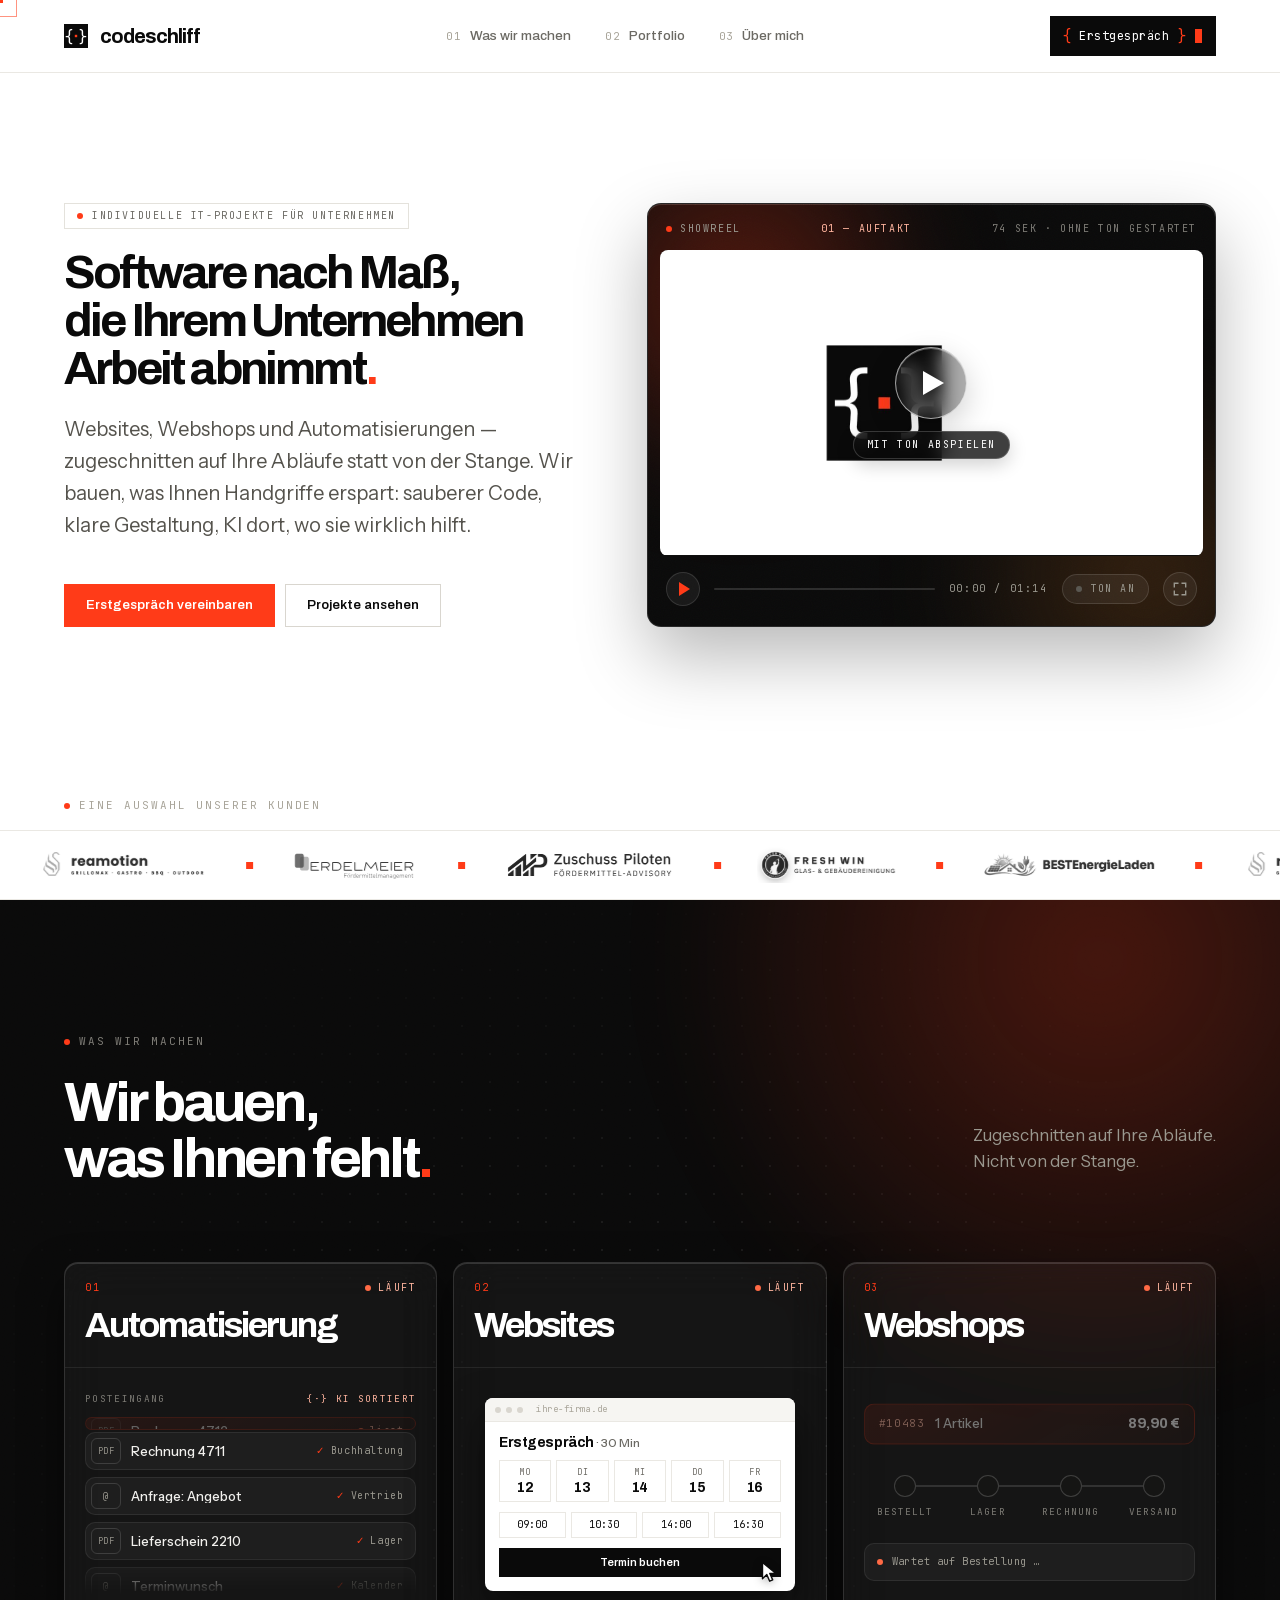
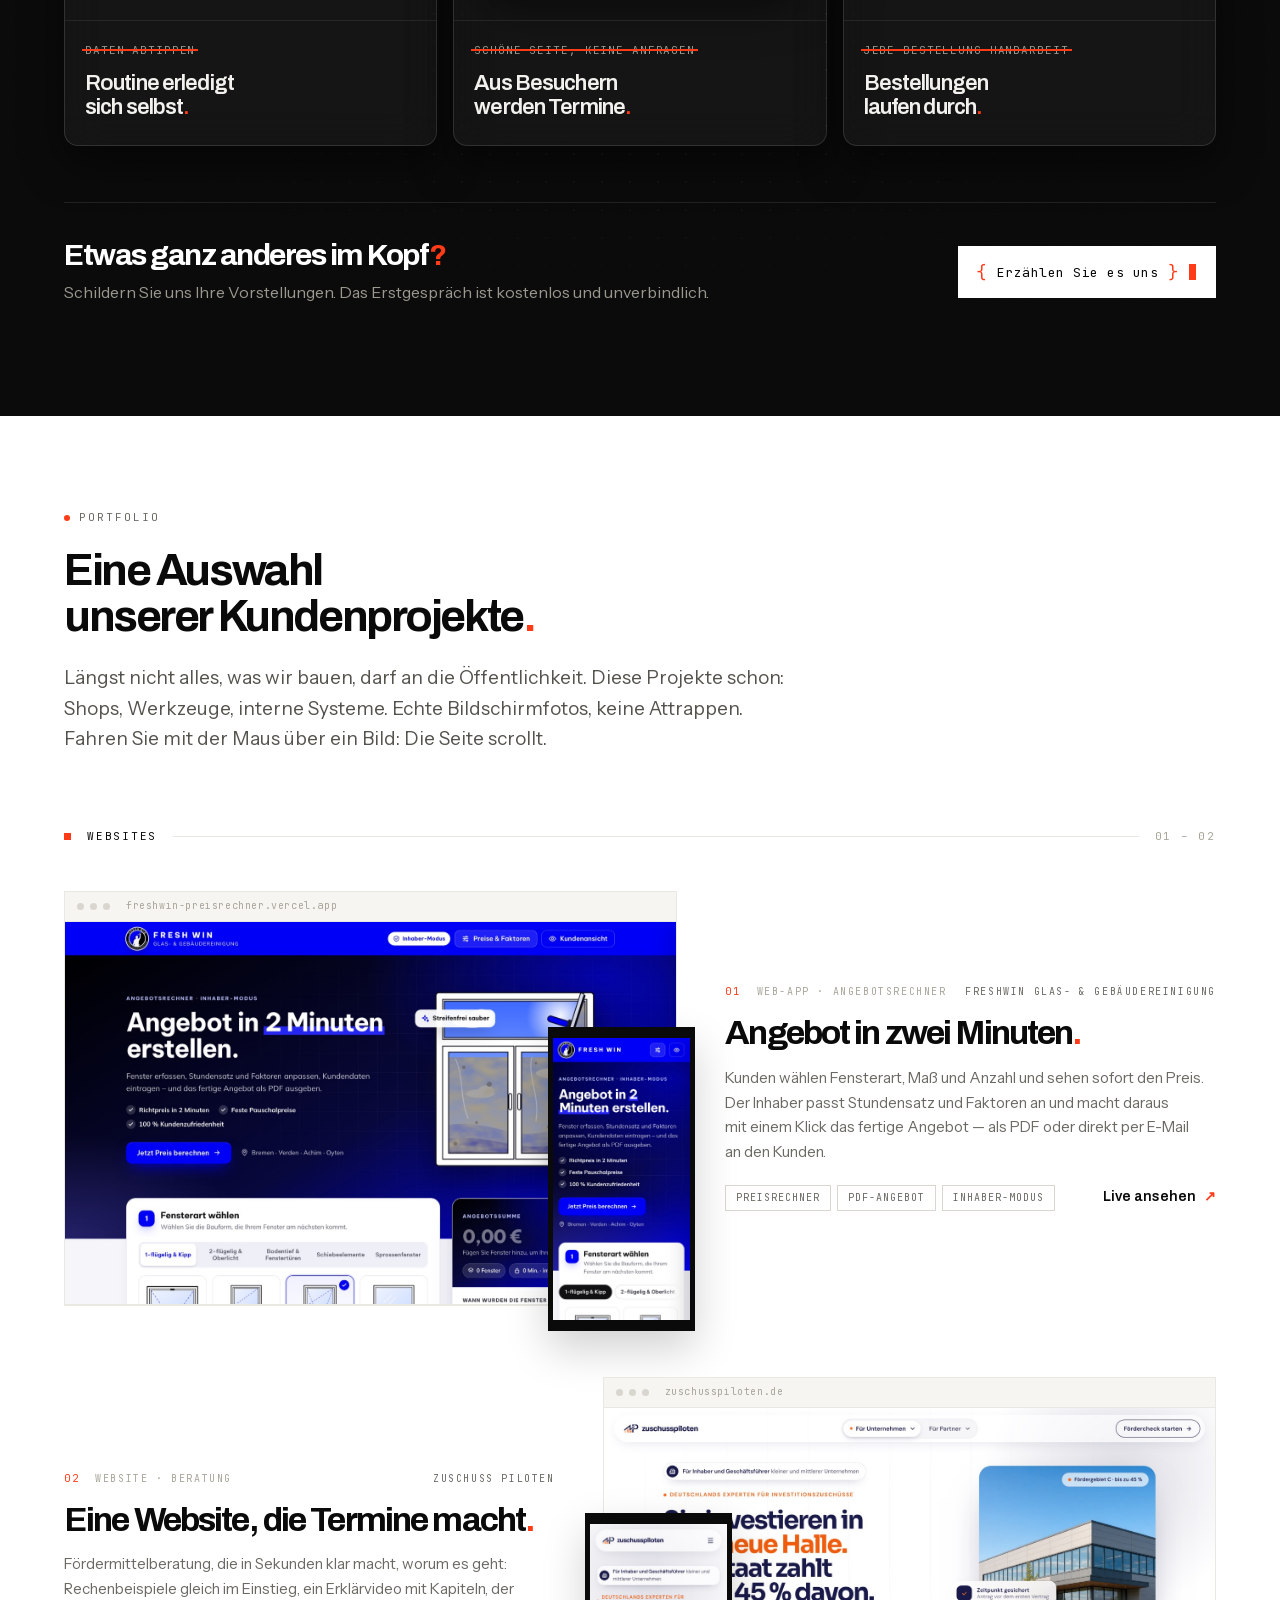
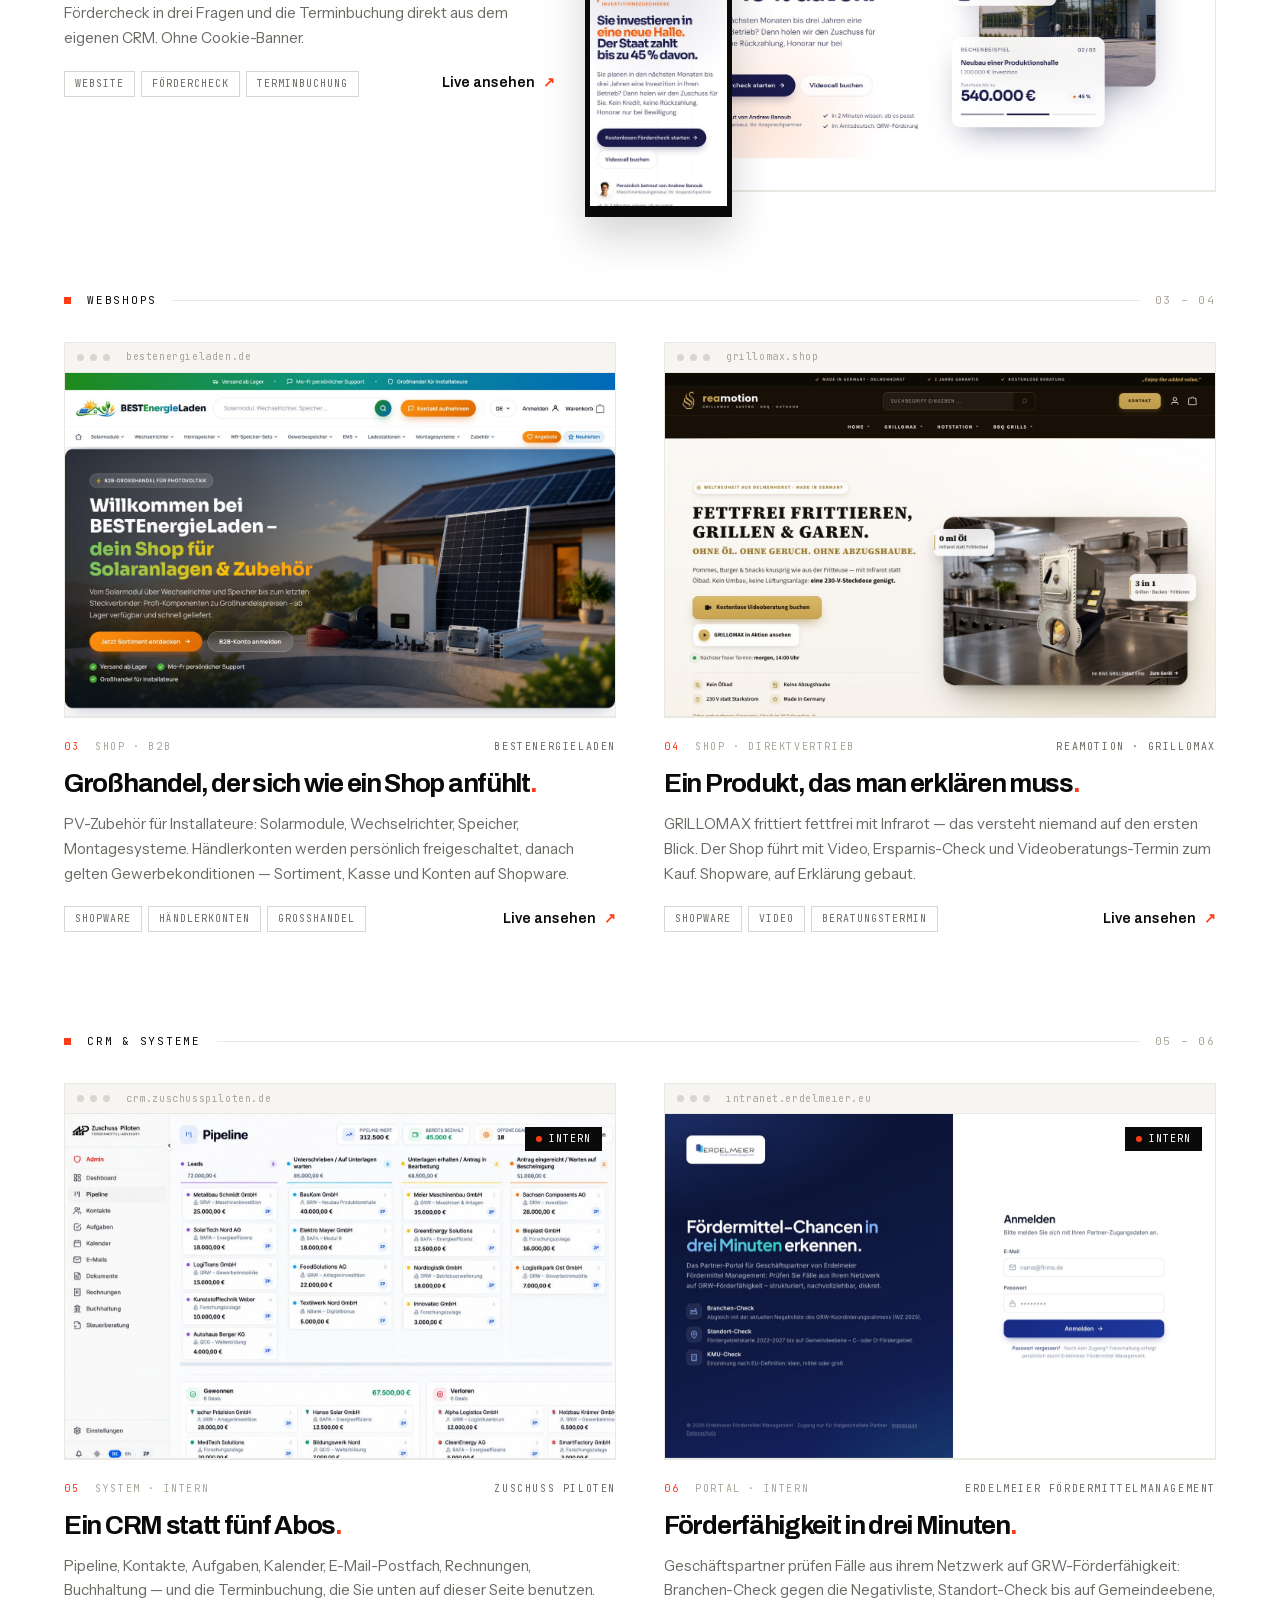
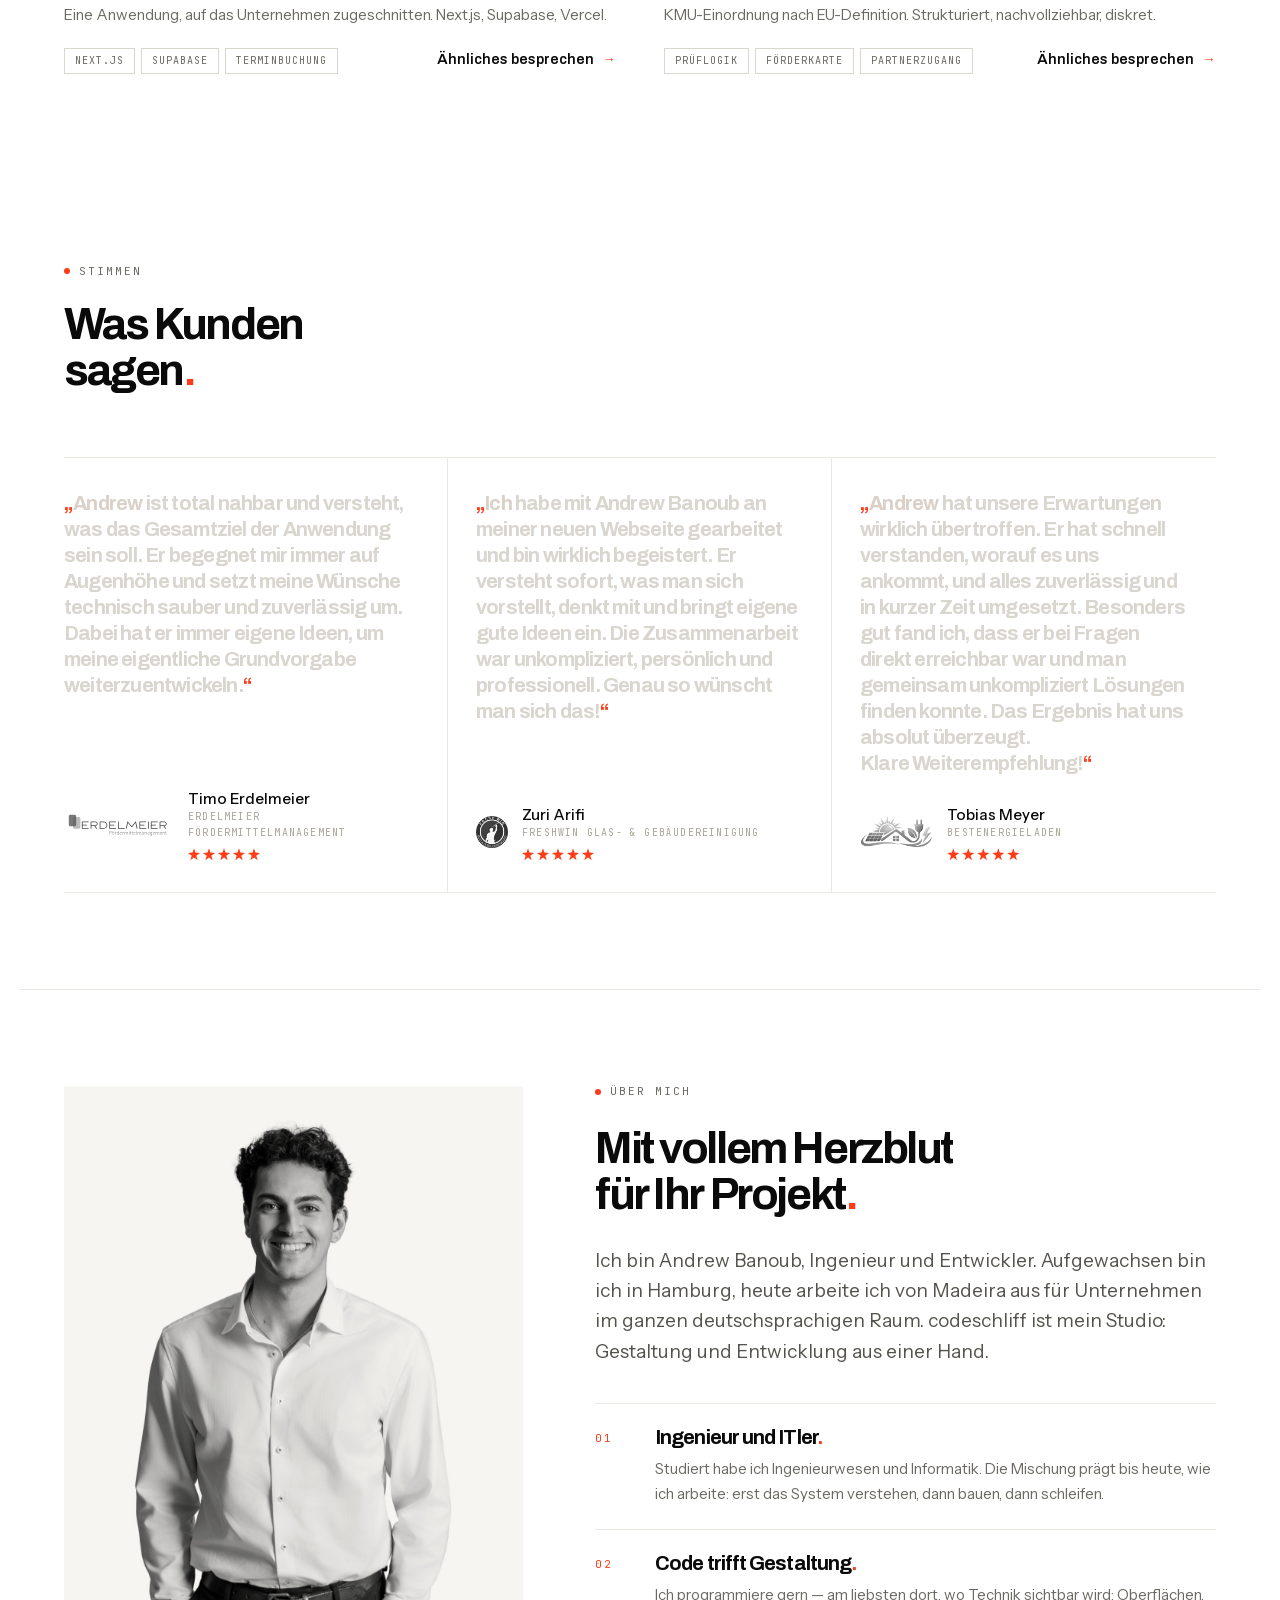
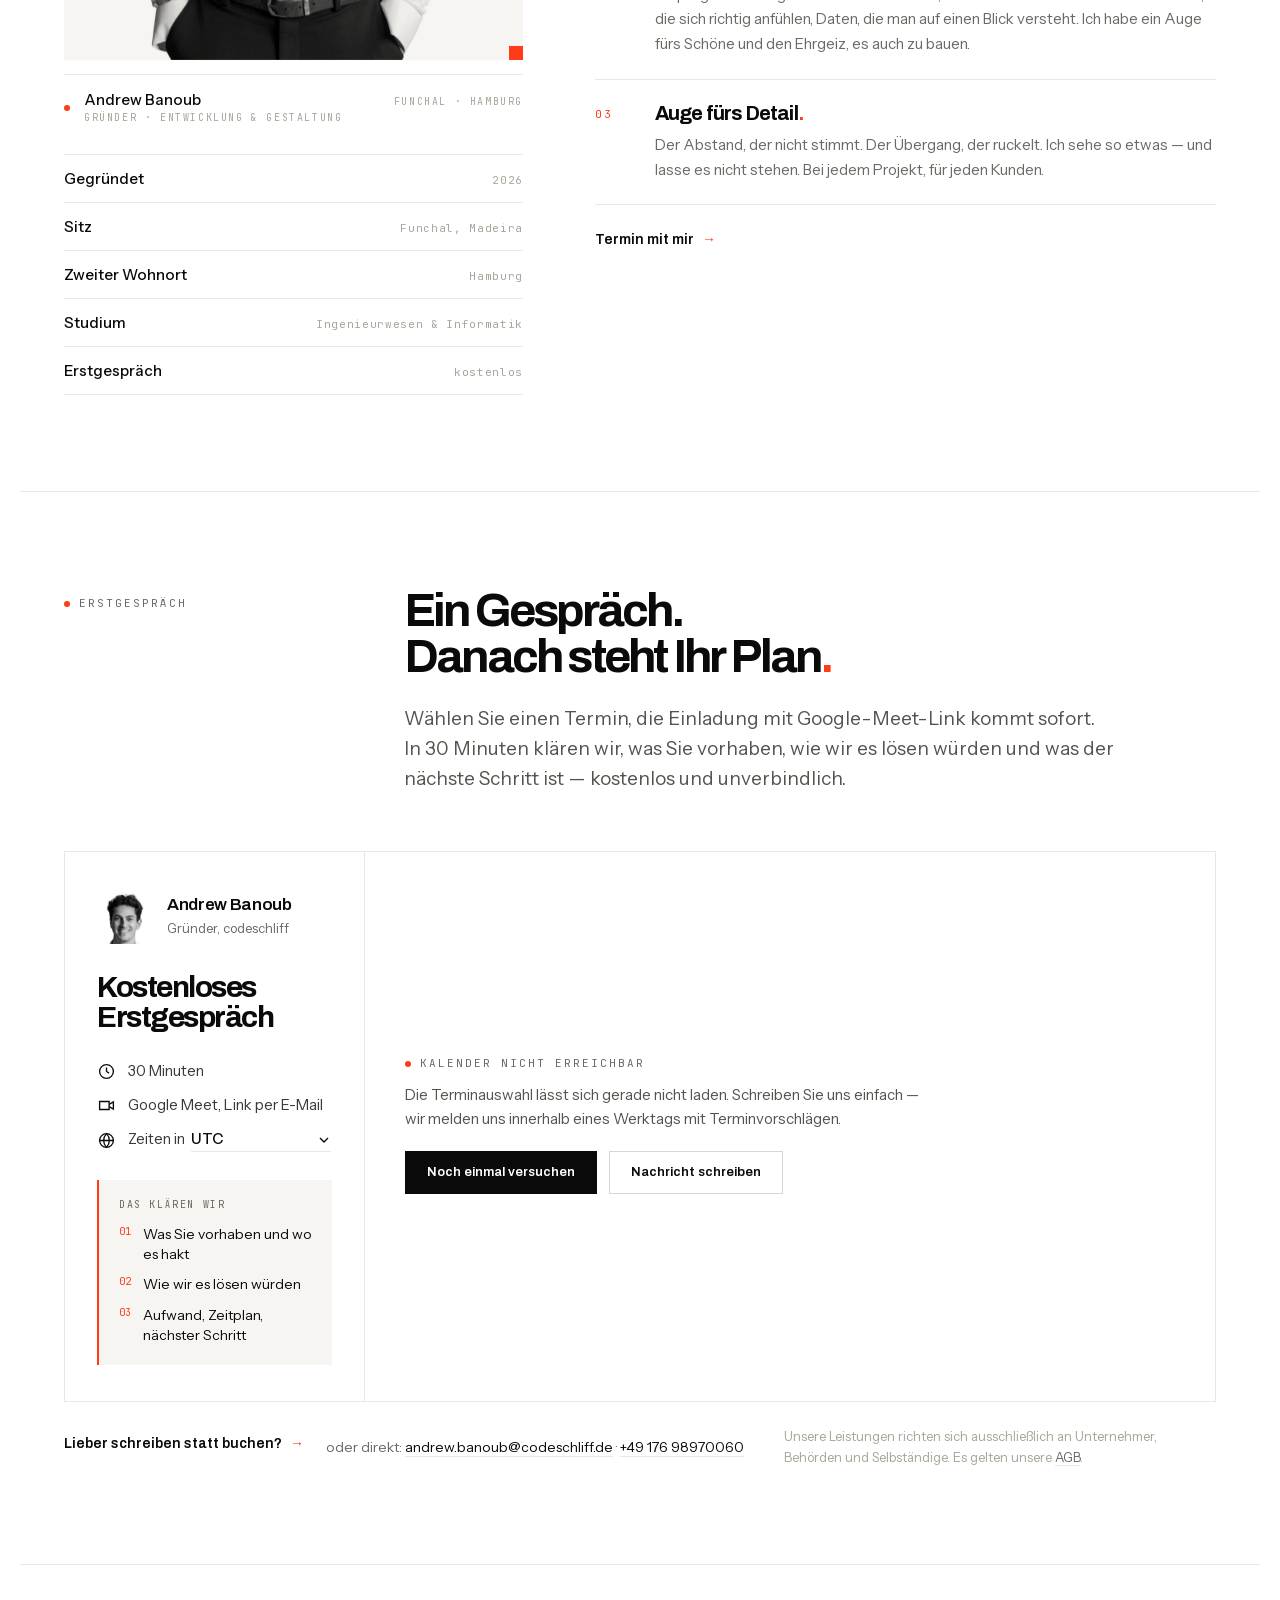
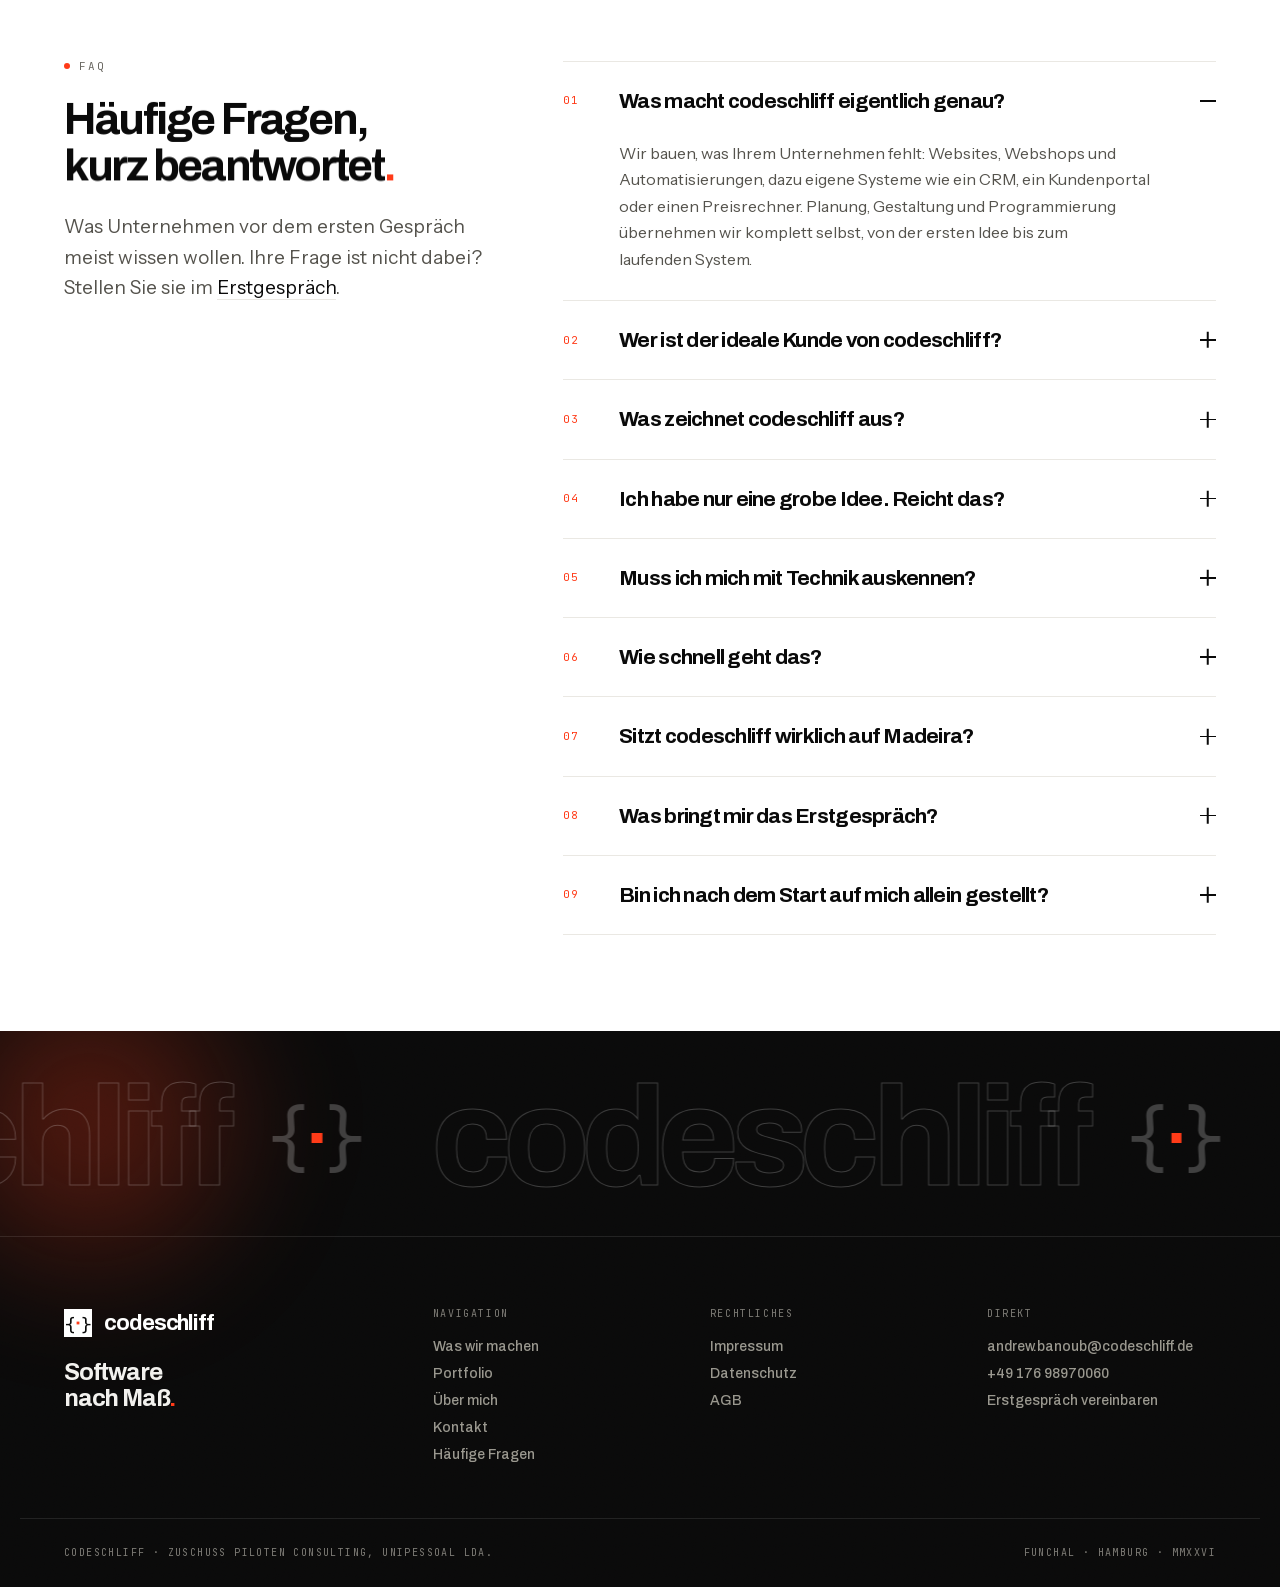
<file: index.html>
<!DOCTYPE html>
<html lang="de">
<head>
  <meta charset="UTF-8">
  <meta name="viewport" content="width=device-width, initial-scale=1.0">
  <title>Websites, Webshops &amp; Software nach Maß | codeschliff</title>
  <meta name="description" content="Websites, Webshops und Automatisierungen nach Maß für Unternehmen im deutschsprachigen Raum. Mit KI schneller am Ziel. Erstgespräch kostenlos.">
  <meta name="author" content="Andrew Banoub">

  <link rel="canonical" href="https://codeschliff.de/">
  <link rel="alternate" hreflang="de" href="https://codeschliff.de/">
  <link rel="alternate" hreflang="x-default" href="https://codeschliff.de/">
  <meta name="robots" content="index, follow, max-image-preview:large, max-snippet:-1, max-video-preview:-1">
  <meta name="theme-color" content="#0A0A0A">
  <link rel="manifest" href="site.webmanifest">

  <!-- Vorschau beim Teilen. Absolute Adressen sind Pflicht: relative Pfade
       loesen nicht jeder Dienst zuverlaessig auf. -->
  <meta property="og:title" content="codeschliff: Software nach Maß, die Ihrem Unternehmen Arbeit abnimmt">
  <meta property="og:description" content="Individuelle Websites, Webshops und Automatisierungen für Unternehmen in Deutschland, Österreich und der Schweiz. KI und echtes Handwerk für schnellere und bessere Ergebnisse. Kostenloses Erstgespräch per Google Meet.">
  <meta property="og:image" content="https://codeschliff.de/assets/img/og-codeschliff.png">
  <meta property="og:image:type" content="image/png">
  <meta property="og:image:width" content="1200">
  <meta property="og:image:height" content="630">
  <meta property="og:image:alt" content="codeschliff: Software nach Maß. Websites, Webshops, Automatisierung. Erstgespräch kostenlos.">
  <meta property="og:url" content="https://codeschliff.de/">
  <meta property="og:site_name" content="codeschliff">
  <meta property="og:type" content="website">
  <meta property="og:locale" content="de_DE">
  <meta property="og:video" content="https://codeschliff.de/assets/video/codeschliff.mp4">
  <meta property="og:video:type" content="video/mp4">
  <meta property="og:video:width" content="1920">
  <meta property="og:video:height" content="1080">

  <meta name="twitter:card" content="summary_large_image">
  <meta name="twitter:title" content="codeschliff: Software nach Maß, die Ihrem Unternehmen Arbeit abnimmt">
  <meta name="twitter:description" content="Individuelle Websites, Webshops und Automatisierungen für Unternehmen in Deutschland, Österreich und der Schweiz. KI und echtes Handwerk für schnellere und bessere Ergebnisse. Kostenloses Erstgespräch per Google Meet.">
  <meta name="twitter:image" content="https://codeschliff.de/assets/img/og-codeschliff.png">
  <meta name="twitter:image:alt" content="codeschliff: Software nach Maß. Websites, Webshops, Automatisierung. Erstgespräch kostenlos.">

  <link rel="icon" type="image/png" sizes="48x48" href="assets/img/icon-48.png">
  <link rel="icon" type="image/png" sizes="192x192" href="assets/img/icon-192.png">
  <link rel="icon" type="image/png" sizes="32x32" href="assets/img/favicon-32.png">
  <link rel="icon" type="image/png" sizes="16x16" href="assets/img/favicon-16.png">
  <link rel="apple-touch-icon" sizes="180x180" href="assets/img/apple-touch-icon.png">

  <!-- Schneller Start: Schriften und Startbild des Films vorab, Verbindung zum Buchungs-CRM vorbereiten -->
  <link rel="preload" href="assets/fonts/Archivo-latin.woff2" as="font" type="font/woff2" crossorigin>
  <link rel="preload" href="assets/fonts/InstrumentSans-latin.woff2" as="font" type="font/woff2" crossorigin>
  <link rel="preload" href="assets/img/poster-film.jpg" as="image" fetchpriority="high">
  <link rel="preconnect" href="https://crm.zuschusspiloten.de" crossorigin>

  <link rel="stylesheet" href="css/fonts.css">
  <link rel="stylesheet" href="css/tokens.css">
  <link rel="stylesheet" href="css/style.css">
  <noscript><style>.preloader, .cursor, .scroll-progress { display: none !important; }</style></noscript>

  <!-- Strukturierte Daten (schema.org): Firma, Person, Website, Seite mit
       Fragen, Film und Portfolio als ein Graph. Die Fragen und Antworten
       muessen woertlich zum sichtbaren Abschnitt #fragen passen. -->
  <script type="application/ld+json">
  {
    "@context": "https://schema.org",
    "@graph": [
      {
        "@type": [
          "ProfessionalService",
          "Organization"
        ],
        "@id": "https://codeschliff.de/#organisation",
        "name": "codeschliff",
        "alternateName": "codeschliff.de",
        "legalName": "Zuschuss Piloten Consulting, Unipessoal Lda.",
        "url": "https://codeschliff.de/",
        "logo": {
          "@type": "ImageObject",
          "url": "https://codeschliff.de/assets/img/apple-touch-icon.png",
          "width": 180,
          "height": 180
        },
        "image": "https://codeschliff.de/assets/img/og-codeschliff.png",
        "description": "codeschliff plant, gestaltet und programmiert individuelle IT-Projekte für Unternehmen: Websites, Webshops und Automatisierungen, dazu eigene Systeme wie CRM, Kundenportale und Preisrechner. Software nach Maß, die Arbeit abnimmt.",
        "slogan": "Software nach Maß.",
        "email": "andrew.banoub@codeschliff.de",
        "telephone": "+49 176 98970060",
        "vatID": "PT519286251",
        "taxID": "519286251",
        "foundingDate": "2026",
        "address": {
          "@type": "PostalAddress",
          "streetAddress": "Impasse da Murta 3E",
          "postalCode": "9060-354",
          "addressLocality": "Funchal",
          "addressRegion": "Madeira",
          "addressCountry": "PT"
        },
        "founder": {
          "@id": "https://codeschliff.de/#andrew-banoub"
        },
        "employee": {
          "@id": "https://codeschliff.de/#andrew-banoub"
        },
        "contactPoint": {
          "@type": "ContactPoint",
          "contactType": "Erstgespräch und Anfragen",
          "email": "andrew.banoub@codeschliff.de",
          "telephone": "+49 176 98970060",
          "availableLanguage": [
            "de",
            "en"
          ],
          "areaServed": [
            "DE",
            "AT",
            "CH"
          ]
        },
        "areaServed": [
          {
            "@type": "Country",
            "name": "Deutschland"
          },
          {
            "@type": "Country",
            "name": "Österreich"
          },
          {
            "@type": "Country",
            "name": "Schweiz"
          }
        ],
        "knowsLanguage": [
          "de",
          "en"
        ],
        "knowsAbout": [
          "Webentwicklung",
          "Webdesign",
          "Webshop-Entwicklung",
          "Automatisierung von Geschäftsprozessen",
          "CRM-Entwicklung",
          "Individuelle Software",
          "Künstliche Intelligenz"
        ],
        "hasOfferCatalog": {
          "@type": "OfferCatalog",
          "name": "Leistungen von codeschliff",
          "itemListElement": [
            {
              "@type": "Offer",
              "itemOffered": {
                "@type": "Service",
                "name": "Websites",
                "serviceType": "Webdesign und Webentwicklung",
                "description": "Websites mit klarer Struktur und hohem Tempo, die aus Besuchern Anfragen und Termine machen.",
                "provider": {
                  "@id": "https://codeschliff.de/#organisation"
                },
                "areaServed": [
                  "DE",
                  "AT",
                  "CH"
                ]
              }
            },
            {
              "@type": "Offer",
              "itemOffered": {
                "@type": "Service",
                "name": "Webshops",
                "serviceType": "Webshop-Entwicklung",
                "description": "Webshops mit Sortiment, Kasse und Versand, angebunden an Lager und Rechnung.",
                "provider": {
                  "@id": "https://codeschliff.de/#organisation"
                },
                "areaServed": [
                  "DE",
                  "AT",
                  "CH"
                ]
              }
            },
            {
              "@type": "Offer",
              "itemOffered": {
                "@type": "Service",
                "name": "Automatisierung",
                "serviceType": "Prozessautomatisierung",
                "description": "Automatisierungen, die Routine erledigen: Daten nicht mehr abtippen, Anfragen und Dokumente automatisch sortieren, mit KI dort, wo sie hilft.",
                "provider": {
                  "@id": "https://codeschliff.de/#organisation"
                },
                "areaServed": [
                  "DE",
                  "AT",
                  "CH"
                ]
              }
            },
            {
              "@type": "Offer",
              "itemOffered": {
                "@type": "Service",
                "name": "Individuelle Software",
                "serviceType": "Softwareentwicklung nach Maß",
                "description": "Eigene Systeme wie CRM, Kundenportale, Partner-Portale und Preisrechner, zugeschnitten auf die Abläufe eines Unternehmens.",
                "provider": {
                  "@id": "https://codeschliff.de/#organisation"
                },
                "areaServed": [
                  "DE",
                  "AT",
                  "CH"
                ]
              }
            }
          ]
        }
      },
      {
        "@type": "Person",
        "@id": "https://codeschliff.de/#andrew-banoub",
        "name": "Andrew Banoub",
        "givenName": "Andrew",
        "familyName": "Banoub",
        "jobTitle": "Gründer von codeschliff, Ingenieur und Entwickler",
        "url": "https://codeschliff.de/#studio",
        "image": "https://codeschliff.de/assets/img/andrew-banoub.jpg",
        "worksFor": {
          "@id": "https://codeschliff.de/#organisation"
        },
        "description": "Ingenieur und Entwickler mit Studium in Ingenieurwesen und Informatik. Aufgewachsen in Hamburg, arbeitet von Madeira aus für Unternehmen im deutschsprachigen Raum.",
        "knowsLanguage": [
          "de",
          "en"
        ],
        "knowsAbout": [
          "Webentwicklung",
          "Webdesign",
          "Softwareentwicklung",
          "Automatisierung",
          "Ingenieurwesen",
          "Informatik"
        ]
      },
      {
        "@type": "WebSite",
        "@id": "https://codeschliff.de/#website",
        "url": "https://codeschliff.de/",
        "name": "codeschliff",
        "alternateName": "codeschliff.de",
        "description": "Websites, Webshops und Automatisierungen nach Maß für Unternehmen im deutschsprachigen Raum. Mit KI schneller am Ziel. Erstgespräch kostenlos.",
        "inLanguage": "de-DE",
        "publisher": {
          "@id": "https://codeschliff.de/#organisation"
        }
      },
      {
        "@type": [
          "WebPage",
          "FAQPage"
        ],
        "@id": "https://codeschliff.de/#webseite",
        "url": "https://codeschliff.de/",
        "name": "Websites, Webshops & Software nach Maß | codeschliff",
        "description": "Websites, Webshops und Automatisierungen nach Maß für Unternehmen im deutschsprachigen Raum. Mit KI schneller am Ziel. Erstgespräch kostenlos.",
        "inLanguage": "de-DE",
        "isPartOf": {
          "@id": "https://codeschliff.de/#website"
        },
        "about": {
          "@id": "https://codeschliff.de/#organisation"
        },
        "primaryImageOfPage": {
          "@type": "ImageObject",
          "url": "https://codeschliff.de/assets/img/og-codeschliff.png",
          "width": 1200,
          "height": 630
        },
        "dateModified": "2026-11-03",
        "mainEntity": [
          {
            "@type": "Question",
            "name": "Was macht codeschliff eigentlich genau?",
            "acceptedAnswer": {
              "@type": "Answer",
              "text": "Wir bauen, was Ihrem Unternehmen fehlt: Websites, Webshops und Automatisierungen, dazu eigene Systeme wie ein CRM, ein Kundenportal oder einen Preisrechner. Planung, Gestaltung und Programmierung übernehmen wir komplett selbst, von der ersten Idee bis zum laufenden System."
            }
          },
          {
            "@type": "Question",
            "name": "Wer ist der ideale Kunde von codeschliff?",
            "acceptedAnswer": {
              "@type": "Answer",
              "text": "Ein Unternehmen, das mit der Zeit gehen will: Es möchte seine Abläufe automatisieren und effizienter gestalten und KI und schlaue Prozesse dort einsetzen, wo sie wirklich Arbeit abnehmen. So hält es mit der Konkurrenz nicht nur mit, sondern ist ihr einen Schritt voraus."
            }
          },
          {
            "@type": "Question",
            "name": "Was zeichnet codeschliff aus?",
            "acceptedAnswer": {
              "@type": "Answer",
              "text": "KI und echtes Handwerk. Wir setzen KI konsequent ein: Sie nimmt Routinearbeit ab, so kommen Sie schneller zu besseren Ergebnissen. Dahinter stecken fundiertes Wissen aus dem Studium in Ingenieurwesen und Informatik und jahrelange Erfahrung in Programmierung und IT, gesammelt, bevor es KI-Werkzeuge gab. Die KI macht uns schneller. Was gebaut wird und wie, entscheiden wir, mit einem Handwerk, das wir von Grund auf gelernt haben."
            }
          },
          {
            "@type": "Question",
            "name": "Ich habe nur eine grobe Idee. Reicht das?",
            "acceptedAnswer": {
              "@type": "Answer",
              "text": "Ja. Ein fertiges Konzept brauchen Sie nicht. Sie erzählen, was Sie vorhaben oder wo es gerade hakt, und wir sortieren gemeinsam, was davon wirklich gebraucht wird."
            }
          },
          {
            "@type": "Question",
            "name": "Muss ich mich mit Technik auskennen?",
            "acceptedAnswer": {
              "@type": "Answer",
              "text": "Nein. Sie sagen uns, was Ihr Unternehmen braucht, um die Technik kümmern wir uns. Dabei legen wir uns nicht vorab auf bestimmte Werkzeuge fest, sondern schauen von Projekt zu Projekt, was am besten geeignet ist."
            }
          },
          {
            "@type": "Question",
            "name": "Wie schnell geht das?",
            "acceptedAnswer": {
              "@type": "Answer",
              "text": "Schneller, als die meisten erwarten. Eine schlanke Website steht oft schon nach wenigen Tagen. Das schaffen wir, weil wir KI gezielt einsetzen und trotzdem auf jahrelange Erfahrung im Selberprogrammieren bauen, gesammelt in der Zeit vor der KI. Ein Webshop oder ein System mit Anbindungen braucht etwas mehr Zeit. Den genauen Zeitplan legen wir im Erstgespräch gemeinsam fest."
            }
          },
          {
            "@type": "Question",
            "name": "Sitzt codeschliff wirklich auf Madeira?",
            "acceptedAnswer": {
              "@type": "Answer",
              "text": "Ja. Unser Sitz ist Funchal auf Madeira. Von hier aus arbeiten wir für Unternehmen, Selbständige und Behörden in Deutschland, Österreich und der Schweiz. Besprochen wird per Google Meet, Telefon und E-Mail, direkt und auf Deutsch."
            }
          },
          {
            "@type": "Question",
            "name": "Was bringt mir das Erstgespräch?",
            "acceptedAnswer": {
              "@type": "Answer",
              "text": "Einen klaren Plan. In 30 Minuten per Google Meet klären wir, was Sie vorhaben, wie wir es umsetzen würden und was der nächste Schritt ist. Kostenlos und unverbindlich. Den Termin buchen Sie direkt hier auf der Seite."
            }
          },
          {
            "@type": "Question",
            "name": "Bin ich nach dem Start auf mich allein gestellt?",
            "acceptedAnswer": {
              "@type": "Answer",
              "text": "Nein, ganz im Gegenteil. Wir übernehmen auch nach dem Start alles: Betrieb, Pflege, Updates und Weiterentwicklung. Soll sich etwas ändern, sagen Sie einfach Bescheid. Sie sind rundum versorgt und müssen sich um nichts kümmern."
            }
          }
        ]
      },
      {
        "@type": "VideoObject",
        "@id": "https://codeschliff.de/#film",
        "name": "codeschliff Showreel: Software nach Maß in 74 Sekunden",
        "description": "Kurzfilm über codeschliff: Websites, Webshops und Automatisierungen, die Routine erledigen und Unternehmen Arbeit abnehmen.",
        "thumbnailUrl": [
          "https://codeschliff.de/assets/img/poster-film.jpg"
        ],
        "uploadDate": "2026-10-13T12:00:00+02:00",
        "duration": "PT1M14S",
        "contentUrl": "https://codeschliff.de/assets/video/codeschliff.mp4",
        "inLanguage": "de",
        "publisher": {
          "@id": "https://codeschliff.de/#organisation"
        },
        "isPartOf": {
          "@id": "https://codeschliff.de/#webseite"
        }
      },
      {
        "@type": "ItemList",
        "@id": "https://codeschliff.de/#portfolio",
        "name": "Portfolio: Eine Auswahl unserer Kundenprojekte",
        "numberOfItems": 6,
        "itemListElement": [
          {
            "@type": "ListItem",
            "position": 1,
            "item": {
              "@type": "CreativeWork",
              "name": "Angebot in zwei Minuten",
              "description": "Kunden wählen Fensterart, Maß und Anzahl und sehen sofort den Preis. Der Inhaber macht daraus mit einem Klick das fertige Angebot als PDF oder per E-Mail.",
              "genre": "Web-App, Angebotsrechner",
              "image": "https://codeschliff.de/assets/img/arbeiten/freshwin-desktop.jpg",
              "creator": {
                "@id": "https://codeschliff.de/#organisation"
              },
              "sourceOrganization": {
                "@type": "Organization",
                "name": "FreshWin Glas- & Gebäudereinigung"
              },
              "url": "https://freshwin-preisrechner.vercel.app/"
            }
          },
          {
            "@type": "ListItem",
            "position": 2,
            "item": {
              "@type": "CreativeWork",
              "name": "Eine Website, die Termine macht",
              "description": "Fördermittelberatung mit Rechenbeispielen im Einstieg, Erklärvideo mit Kapiteln, Fördercheck in drei Fragen und Terminbuchung direkt aus dem eigenen CRM.",
              "genre": "Website, Beratung",
              "image": "https://codeschliff.de/assets/img/arbeiten/zuschusspiloten-desktop.jpg",
              "creator": {
                "@id": "https://codeschliff.de/#organisation"
              },
              "sourceOrganization": {
                "@type": "Organization",
                "name": "Zuschuss Piloten"
              },
              "url": "https://zuschusspiloten.de/"
            }
          },
          {
            "@type": "ListItem",
            "position": 3,
            "item": {
              "@type": "CreativeWork",
              "name": "Großhandel, der sich wie ein Shop anfühlt",
              "description": "PV-Zubehör für Installateure mit persönlich freigeschalteten Händlerkonten und Gewerbekonditionen auf Shopware.",
              "genre": "Webshop, B2B (Shopware)",
              "image": "https://codeschliff.de/assets/img/arbeiten/bestenergieladen-desktop.jpg",
              "creator": {
                "@id": "https://codeschliff.de/#organisation"
              },
              "sourceOrganization": {
                "@type": "Organization",
                "name": "BESTEnergieLaden"
              },
              "url": "https://bestenergieladen.de/"
            }
          },
          {
            "@type": "ListItem",
            "position": 4,
            "item": {
              "@type": "CreativeWork",
              "name": "Ein Produkt, das man erklären muss",
              "description": "Shop für eine fettfreie Infrarot-Fritteuse, der mit Video, Ersparnis-Check und Videoberatungs-Termin zum Kauf führt.",
              "genre": "Webshop, Direktvertrieb (Shopware)",
              "image": "https://codeschliff.de/assets/img/arbeiten/grillomax-desktop.jpg",
              "creator": {
                "@id": "https://codeschliff.de/#organisation"
              },
              "sourceOrganization": {
                "@type": "Organization",
                "name": "reamotion · GRILLOMAX"
              },
              "url": "https://grillomax.shop/"
            }
          },
          {
            "@type": "ListItem",
            "position": 5,
            "item": {
              "@type": "CreativeWork",
              "name": "Ein CRM statt fünf Abos",
              "description": "Pipeline, Kontakte, Aufgaben, Kalender, E-Mail-Postfach, Rechnungen und Buchhaltung in einer auf das Unternehmen zugeschnittenen Anwendung (Next.js, Supabase, Vercel).",
              "genre": "Individuelle Software, CRM",
              "image": "https://codeschliff.de/assets/img/arbeiten/crm-desktop.jpg",
              "creator": {
                "@id": "https://codeschliff.de/#organisation"
              },
              "sourceOrganization": {
                "@type": "Organization",
                "name": "Zuschuss Piloten"
              }
            }
          },
          {
            "@type": "ListItem",
            "position": 6,
            "item": {
              "@type": "CreativeWork",
              "name": "Förderfähigkeit in drei Minuten",
              "description": "Partner-Portal, in dem Geschäftspartner Fälle auf GRW-Förderfähigkeit prüfen: Branchen-, Standort- und KMU-Check.",
              "genre": "Partner-Portal",
              "image": "https://codeschliff.de/assets/img/arbeiten/intranet-desktop.jpg",
              "creator": {
                "@id": "https://codeschliff.de/#organisation"
              },
              "sourceOrganization": {
                "@type": "Organization",
                "name": "Erdelmeier Fördermittelmanagement"
              }
            }
          }
        ]
      }
    ]
  }
  </script>
</head>
<body>

  <a class="skip-link" href="#top">Zum Inhalt springen</a>

  <!-- ══════════════════ PRELOADER ══════════════════ -->
  <div class="preloader" id="preloader" aria-hidden="true">
    <div class="preloader__mark">
      <span class="preloader__brace preloader__brace--l">{</span>
      <span class="preloader__dot"></span>
      <span class="preloader__brace preloader__brace--r">}</span>
    </div>
    <div class="preloader__meta">
      <span class="preloader__label">codeschliff wird geladen</span>
      <span class="preloader__count" id="preloaderCount">0</span>
    </div>
  </div>

  <!-- ══════════════════ CURSOR ══════════════════ -->
  <div class="cursor" id="cursor" aria-hidden="true">
    <div class="cursor__dot" id="cursorDot"></div>
    <div class="cursor__ring" id="cursorRing"><span class="cursor__label" id="cursorLabel"></span></div>
  </div>

  <!-- Scroll-Fortschritt -->
  <div class="scroll-progress" id="scrollProgress" aria-hidden="true"></div>

  <!-- ══════════════════ KOPFZEILE ══════════════════ -->
  <header class="header" id="header">
    <div class="header__inner">
      <a href="#top" class="header__brand" data-cursor="link" aria-label="codeschliff — zum Seitenanfang">
        <svg class="logo-mark" width="24" height="24" viewBox="0 0 100 100" aria-hidden="true">
          <rect class="logo-mark__bg" width="100" height="100" fill="#0A0A0A"/>
          <text class="logo-mark__brace" x="21" y="54" font-size="66" text-anchor="middle" dominant-baseline="central" fill="#FFFFFF">{</text>
          <rect class="logo-mark__dot" x="45" y="45" width="10" height="10" fill="#FF3B18"/>
          <text class="logo-mark__brace" x="79" y="54" font-size="66" text-anchor="middle" dominant-baseline="central" fill="#FFFFFF">}</text>
        </svg>
        <span class="header__wordmark">codeschliff</span>
      </a>
      <nav class="header__nav" aria-label="Hauptnavigation">
        <a href="#was" class="header__link" data-cursor="link"><span class="header__num">01</span><span data-scramble>Was wir machen</span></a>
        <a href="#arbeiten" class="header__link" data-cursor="link"><span class="header__num">02</span><span data-scramble>Portfolio</span></a>
        <a href="#studio" class="header__link" data-cursor="link"><span class="header__num">03</span><span data-scramble>Über mich</span></a>
      </nav>
      <div class="header__side">
        <a href="#kontakt" class="btn-code header__cta" data-cursor="button" data-magnetic aria-label="Erstgespräch vereinbaren">
          <span class="btn-code__klammer" aria-hidden="true">{</span>
          <span class="btn-code__text" data-scramble>Erstgespräch</span>
          <span class="btn-code__klammer" aria-hidden="true">}</span>
          <span class="btn-code__cursor" aria-hidden="true"></span>
        </a>
      </div>
      <button class="header__burger" id="burger" aria-label="Menü öffnen" aria-expanded="false" aria-controls="mobileNav">
        <span></span><span></span>
      </button>
    </div>
  </header>

  <!-- Mobile Navigation -->
  <div class="mobile-nav" id="mobileNav" aria-hidden="true">
    <nav class="mobile-nav__list" aria-label="Mobile Navigation">
      <a href="#was" class="mobile-nav__link"><span>01</span>Was wir machen</a>
      <a href="#arbeiten" class="mobile-nav__link"><span>02</span>Portfolio</a>
      <a href="#studio" class="mobile-nav__link"><span>03</span>Über mich</a>
      <a href="#kontakt" class="mobile-nav__link mobile-nav__link--active"><span>04</span>Erstgespräch</a>
    </nav>
    <div class="mobile-nav__meta">
      <span>andrew.banoub@codeschliff.de</span>
      <span>Funchal · Hamburg</span>
    </div>
  </div>

  <main id="top">

    <!-- ══════════════════ HERO ══════════════════ -->
    <section class="hero" id="hero">
      <div class="hero__inner">
        <div class="hero__text">
          <div class="chip" data-reveal>
            <span class="chip__dot"></span>Individuelle IT-Projekte für Unternehmen
          </div>
          <h1 class="hero__title" aria-label="Software nach Maß, die Ihrem Unternehmen Arbeit abnimmt.">
            <span class="hero__line"><span class="hero__line-inner">Software nach&nbsp;Maß,</span></span>
            <span class="hero__line"><span class="hero__line-inner">die Ihrem Unternehmen</span></span>
            <span class="hero__line"><span class="hero__line-inner">Arbeit abnimmt<span class="text-signal">.</span></span></span>
          </h1>
          <p class="hero__lead" data-reveal>Websites, Webshops und Automatisierungen&nbsp;— zugeschnitten auf Ihre Abläufe statt von der Stange. Wir bauen, was Ihnen Handgriffe erspart: sauberer Code, klare Gestaltung, KI dort, wo sie wirklich&nbsp;hilft.</p>
          <div class="hero__actions" data-reveal>
            <a href="#kontakt" class="btn btn--primary" data-cursor="button" data-magnetic>Erstgespräch vereinbaren</a>
            <a href="#arbeiten" class="btn btn--outline" data-cursor="button" data-magnetic>Projekte ansehen</a>
          </div>
        </div>

        <!-- Das Kino: der Markenfilm als Leinwand. Die Infoleiste liegt
             ausserhalb des Bildes, weil der Film eigene Ecklabels traegt. -->
        <div class="hero__kino-wrap">
        <div class="kino" id="kino" data-hero-panel>
          <div class="grain" aria-hidden="true"></div>
          <div class="glow glow--a" aria-hidden="true"></div>
          <div class="glow glow--b" aria-hidden="true"></div>
          <div class="kino__leiste kino__leiste--oben">
            <span class="kino__label" aria-hidden="true"><i></i>Showreel</span>
            <span class="kino__kapitel" id="kinoKapitel" aria-hidden="true">01 — Auftakt</span>
            <span class="kino__dauer" aria-hidden="true">74 Sek · ohne Ton gestartet</span>
            <!-- nur in der Grossansicht sichtbar -->
            <button type="button" class="kino__zu" id="kinoZu" data-cursor="button" aria-label="Grossansicht schliessen"><span>Schließen</span><kbd>Esc</kbd></button>
          </div>
          <div class="kino__leinwand" id="kinoLeinwand">
            <video id="kinoVideo" data-cursor="link" data-cursor-label="ansehen" src="assets/video/codeschliff.mp4" poster="assets/img/poster-film.jpg" autoplay muted loop playsinline preload="metadata" aria-label="codeschliff Showreel: Websites, Webshops und Automatisierungen, 74 Sekunden"></video>
            <!-- Grosses Play-Zeichen und Klick aufs Bild: holen den Film in die
                 Grossansicht, mit Ton (beim ersten Mal von vorn). In der
                 Grossansicht pausiert ein Klick aufs Bild. -->
            <button type="button" class="kino__overlay" id="kinoOverlay" data-cursor="button" aria-label="Film in Grossansicht mit Ton abspielen">
              <span class="kino__playzeichen" aria-hidden="true"></span>
              <span class="kino__overlay-text" id="kinoOverlayText">Mit Ton abspielen</span>
            </button>
          </div>
          <div class="kino__leiste kino__leiste--unten">
            <button type="button" class="kino__pp" id="kinoPP" aria-label="Pause" data-cursor="button"><i aria-hidden="true"></i></button>
            <button type="button" class="kino__fortschritt" id="kinoSpur" aria-label="Im Film springen" data-cursor="button"><i id="kinoFortschritt"></i></button>
            <span class="kino__zeit kino__zeit--unten"><span id="kinoZeit">00:00</span> / 01:14</span>
            <button type="button" class="kino__ton" id="kinoTon" aria-pressed="false" data-cursor="button"><i aria-hidden="true"></i><span>Ton an</span></button>
            <button type="button" class="kino__voll" id="kinoVoll" aria-label="Vollbild" data-cursor="button"><svg viewBox="0 0 16 16" aria-hidden="true"><path class="kino__voll-auf" d="M1.5 5.5v-4h4M10.5 1.5h4v4M14.5 10.5v4h-4M5.5 14.5h-4v-4"/><path class="kino__voll-zu" d="M5.5 1.5v4h-4M14.5 5.5h-4v-4M10.5 14.5v-4h4M1.5 10.5h4v4"/></svg></button>
          </div>
        </div>
        </div>
      </div>
      <!-- Kundenleiste am unteren Rand des Heros: verankert die Falz -->
      <div class="hero__band">
        <div class="hero__band-label"><span class="label">Eine Auswahl unserer Kunden</span></div>
        <div class="marquee" aria-label="Kunden">
      <div class="marquee__track" id="marqueeTrack">
        <div class="marquee__group">
          <span class="kunde"><img src="assets/img/kunden/freshwin-wortmarke.png" alt="FreshWin Glas- und Gebäudereinigung" width="855" height="216" loading="lazy"></span><i></i>
          <span class="kunde"><img src="assets/img/kunden/bestenergieladen-wortmarke.png" alt="BESTEnergieLaden" width="1083" height="216" loading="lazy"></span><i></i>
          <span class="kunde"><img src="assets/img/kunden/grillomax-wortmarke.png" alt="reamotion GRILLOMAX" width="1005" height="204" loading="lazy"></span><i></i>
          <span class="kunde"><img src="assets/img/kunden/erdelmeier.svg" alt="Erdelmeier Fördermittelmanagement"  loading="lazy"></span><i></i>
          <span class="kunde"><img src="assets/img/kunden/zuschusspiloten.svg" alt="Zuschuss Piloten"  loading="lazy"></span><i></i>
        </div>
        <div class="marquee__group" aria-hidden="true">
          <span class="kunde"><img src="assets/img/kunden/freshwin-wortmarke.png" alt="" width="855" height="216" loading="lazy"></span><i></i>
          <span class="kunde"><img src="assets/img/kunden/bestenergieladen-wortmarke.png" alt="" width="1083" height="216" loading="lazy"></span><i></i>
          <span class="kunde"><img src="assets/img/kunden/grillomax-wortmarke.png" alt="" width="1005" height="204" loading="lazy"></span><i></i>
          <span class="kunde"><img src="assets/img/kunden/erdelmeier.svg" alt=""  loading="lazy"></span><i></i>
          <span class="kunde"><img src="assets/img/kunden/zuschusspiloten.svg" alt=""  loading="lazy"></span><i></i>
        </div>
        <div class="marquee__group" aria-hidden="true">
          <span class="kunde"><img src="assets/img/kunden/freshwin-wortmarke.png" alt="" width="855" height="216" loading="lazy"></span><i></i>
          <span class="kunde"><img src="assets/img/kunden/bestenergieladen-wortmarke.png" alt="" width="1083" height="216" loading="lazy"></span><i></i>
          <span class="kunde"><img src="assets/img/kunden/grillomax-wortmarke.png" alt="" width="1005" height="204" loading="lazy"></span><i></i>
          <span class="kunde"><img src="assets/img/kunden/erdelmeier.svg" alt=""  loading="lazy"></span><i></i>
          <span class="kunde"><img src="assets/img/kunden/zuschusspiloten.svg" alt=""  loading="lazy"></span><i></i>
        </div>
      </div>
        </div>
      </div>
    </section>

    <!-- ══════════════════ WAS WIR MACHEN ══════════════════
         Dunkle Buehne, drei Glaskarten. Jede zeigt ein kleines System im
         Betrieb (js/was.js). Ohne JS oder bei reduzierter Bewegung steht
         der Endzustand aus dem HTML. Die Buehnen sind Illustration und
         fuer Screenreader ausgeblendet; die Aussage steht im Kartentext. -->
    <section class="was on-dark" id="was">
      <div class="grain" aria-hidden="true"></div>
      <div class="was__glow" aria-hidden="true"></div>
      <div class="was__inner">
        <div class="was__kopf">
          <div class="label label--on-dark" data-reveal>Was wir machen</div>
          <h2 class="was__titel" data-split-lines>Wir bauen,<br>was Ihnen fehlt<span class="text-signal">.</span></h2>
          <p class="was__lead" data-reveal>Zugeschnitten auf Ihre Abläufe.<br>Nicht von der&nbsp;Stange.</p>
        </div>

        <div class="was__systeme" data-reveal-group>

          <article class="system" data-system="post">
            <div class="system__kopf">
              <div class="system__zeile"><span class="system__nr">01</span><span class="system__live" aria-hidden="true"><i></i>läuft</span></div>
              <h3 class="system__titel">Automatisierung</h3>
            </div>
            <div class="system__buehne" aria-hidden="true">
              <div class="post">
                <div class="post__leiste"><span>Posteingang</span><span class="post__ki">{&middot;} KI sortiert</span></div>
                <ul class="post__liste" data-post-liste>
                  <li class="post__zeile"><span class="post__typ">PDF</span><span class="post__titel">Rechnung 4711</span><span class="post__status"><b>✓</b>Buchhaltung</span></li>
                  <li class="post__zeile"><span class="post__typ">@</span><span class="post__titel">Anfrage: Angebot</span><span class="post__status"><b>✓</b>Vertrieb</span></li>
                  <li class="post__zeile"><span class="post__typ">PDF</span><span class="post__titel">Lieferschein 2210</span><span class="post__status"><b>✓</b>Lager</span></li>
                  <li class="post__zeile"><span class="post__typ">@</span><span class="post__titel">Terminwunsch</span><span class="post__status"><b>✓</b>Kalender</span></li>
                </ul>
              </div>
            </div>
            <div class="system__text">
              <p class="system__vorher"><span class="sr-only">Statt: </span><s>Daten abtippen</s></p>
              <p class="system__nachher">Routine erledigt<br>sich selbst<span class="text-signal">.</span></p>
            </div>
          </article>

          <article class="system" data-system="termin">
            <div class="system__kopf">
              <div class="system__zeile"><span class="system__nr">02</span><span class="system__live" aria-hidden="true"><i></i>läuft</span></div>
              <h3 class="system__titel">Websites</h3>
            </div>
            <div class="system__buehne" aria-hidden="true">
              <div class="termin" data-termin>
                <div class="termin__leiste"><i></i><i></i><i></i><em>ihre-firma.de</em></div>
                <div class="termin__body">
                  <div class="termin__titel">Erstgespräch <span>· 30 Min</span></div>
                  <div class="termin__tage">
                    <span>Mo<b>12</b></span><span class="is-gewaehlt">Di<b>13</b></span><span>Mi<b>14</b></span><span>Do<b>15</b></span><span>Fr<b>16</b></span>
                  </div>
                  <div class="termin__slots">
                    <span>09:00</span><span class="is-gewaehlt">10:30</span><span>14:00</span><span>16:30</span>
                  </div>
                  <span class="termin__knopf">Termin buchen</span>
                </div>
                <div class="termin__toast"><b>✓</b><span data-termin-text>Gebucht · Di, 10:30</span></div>
                <svg class="termin__zeiger" width="18" height="22" viewBox="0 0 18 22"><path d="M1.5 1.5v16.2l4.3-4.1 2.9 6.6 3-1.3-2.9-6.5h6.1z" fill="#fff" stroke="#0A0A0A" stroke-width="1.4" stroke-linejoin="round"/></svg>
              </div>
            </div>
            <div class="system__text">
              <p class="system__vorher"><span class="sr-only">Statt: </span><s>Schöne Seite, keine Anfragen</s></p>
              <p class="system__nachher">Aus Besuchern<br>werden Termine<span class="text-signal">.</span></p>
            </div>
          </article>

          <article class="system" data-system="lauf">
            <div class="system__kopf">
              <div class="system__zeile"><span class="system__nr">03</span><span class="system__live" aria-hidden="true"><i></i>läuft</span></div>
              <h3 class="system__titel">Webshops</h3>
            </div>
            <div class="system__buehne" aria-hidden="true">
              <div class="lauf" data-lauf>
                <div class="lauf__bestellung"><span class="lauf__nr" data-lauf-nr>#10482</span><span data-lauf-art>3 Artikel</span><span class="lauf__summe" data-lauf-summe>249,00&nbsp;€</span></div>
                <div class="lauf__strecke">
                  <div class="lauf__spur"><b data-lauf-fuellung></b></div>
                  <ol>
                    <li class="is-fertig"><i></i><span>Bestellt</span></li>
                    <li class="is-fertig"><i></i><span>Lager</span></li>
                    <li class="is-fertig"><i></i><span>Rechnung</span></li>
                    <li class="is-fertig"><i></i><span>Versand</span></li>
                  </ol>
                </div>
                <div class="lauf__log"><i></i><span data-lauf-log>Versandlabel gedruckt · Kunde informiert</span></div>
              </div>
            </div>
            <div class="system__text">
              <p class="system__vorher"><span class="sr-only">Statt: </span><s>Jede Bestellung Handarbeit</s></p>
              <p class="system__nachher">Bestellungen<br>laufen durch<span class="text-signal">.</span></p>
            </div>
          </article>

        </div>

        <div class="was__schluss" data-reveal>
          <div>
            <p class="was__frage">Etwas ganz anderes im Kopf<span class="text-signal">?</span></p>
            <p class="was__antwort">Schildern Sie uns Ihre Vorstellungen. Das Erstgespräch ist kostenlos und&nbsp;unverbindlich.</p>
          </div>
          <a href="#kontakt" class="btn-code btn-code--hell" data-cursor="button" data-magnetic aria-label="Erstgespräch vereinbaren">
            <span class="btn-code__klammer" aria-hidden="true">{</span>
            <span class="btn-code__text" data-scramble>Erzählen Sie es uns</span>
            <span class="btn-code__klammer" aria-hidden="true">}</span>
            <span class="btn-code__cursor" aria-hidden="true"></span>
          </a>
        </div>
      </div>
    </section>

    <!-- ══════════════════ ARBEITEN ══════════════════ -->
    <section class="arbeiten section" id="arbeiten">
      <div class="section__head">
        <div class="label" data-reveal>Portfolio</div>
        <h2 class="section__title" data-split-lines>Eine Auswahl<br>unserer Kundenprojekte<span class="text-signal">.</span></h2>
        <p class="section__lead" data-reveal>Längst nicht alles, was wir bauen, darf an die Öffentlichkeit. Diese Projekte schon: Shops, Werkzeuge, interne Systeme. Echte Bildschirmfotos, keine Attrappen. Fahren Sie mit der Maus über ein Bild: Die Seite&nbsp;scrollt.</p>
      </div>

      <div class="faelle">
      <div class="faelle__gruppe" data-reveal><span>Websites</span><em>01 – 02</em></div>
      <article class="fall fall--breit" id="fall-freshwin" data-reveal>
        <a class="fall__media" href="https://freshwin-preisrechner.vercel.app/" target="_blank" rel="noopener" data-cursor="link" data-cursor-label="öffnen" aria-label="FreshWin Glas- &amp; Gebäudereinigung: Website öffnen (neues Fenster)">
          <div class="browser">
            <div class="browser__bar" aria-hidden="true"><i></i><i></i><i></i><em>freshwin-preisrechner.vercel.app</em></div>
            <div class="browser__view" data-scroll-frame><img src="assets/img/arbeiten/freshwin-desktop.jpg" width="1440" height="2600" alt="Preisrechner von FreshWin: Fensterart wählen, Größe und Anzahl angeben, Angebotssumme rechts" loading="lazy" decoding="async"></div>
          </div>
          <div class="phone" aria-hidden="true"><div class="phone__view" data-scroll-frame><img src="assets/img/arbeiten/freshwin-mobil.jpg" width="600" height="3384" alt="" loading="lazy" decoding="async"></div></div>
        </a>
        <div class="fall__text">
          <div class="fall__meta"><span class="fall__num">01</span><span class="fall__kind">Web-App · Angebotsrechner</span><span class="fall__client">FreshWin Glas- &amp; Gebäudereinigung</span></div>
          <h3 class="fall__title">Angebot in zwei Minuten<span class="text-signal">.</span></h3>
          <p class="fall__desc">Kunden wählen Fensterart, Maß und Anzahl und sehen sofort den Preis. Der Inhaber passt Stundensatz und Faktoren an und macht daraus mit einem Klick das fertige Angebot&nbsp;— als PDF oder direkt per E-Mail an den&nbsp;Kunden.</p>
          <div class="fall__foot">
            <span class="fall__tags"><em>Preisrechner</em><em>PDF-Angebot</em><em>Inhaber-Modus</em></span>
            <a class="btn btn--text" href="https://freshwin-preisrechner.vercel.app/" target="_blank" rel="noopener" data-cursor="link">Live ansehen<span class="btn__arrow">↗</span></a>
          </div>
        </div>
      </article>
      <article class="fall fall--breit fall--spiegel" id="fall-zuschusspiloten" data-reveal>
        <a class="fall__media" href="https://zuschusspiloten.de/" target="_blank" rel="noopener" data-cursor="link" data-cursor-label="öffnen" aria-label="Zuschuss Piloten: Website öffnen (neues Fenster)">
          <div class="browser">
            <div class="browser__bar" aria-hidden="true"><i></i><i></i><i></i><em>zuschusspiloten.de</em></div>
            <div class="browser__view" data-scroll-frame><img src="assets/img/arbeiten/zuschusspiloten-desktop.jpg?v=2" width="1440" height="2600" alt="Startseite von zuschusspiloten.de: „Der Staat zahlt bis zu 45 % davon“, Rechenbeispiel und Erklärvideo mit Kapiteln" loading="lazy" decoding="async"></div>
          </div>
          <div class="phone" aria-hidden="true"><div class="phone__view" data-scroll-frame><img src="assets/img/arbeiten/zuschusspiloten-mobil.jpg?v=2" width="600" height="3384" alt="" loading="lazy" decoding="async"></div></div>
        </a>
        <div class="fall__text">
          <div class="fall__meta"><span class="fall__num">02</span><span class="fall__kind">Website · Beratung</span><span class="fall__client">Zuschuss Piloten</span></div>
          <h3 class="fall__title">Eine Website, die Termine macht<span class="text-signal">.</span></h3>
          <p class="fall__desc">Fördermittelberatung, die in Sekunden klar macht, worum es geht: Rechenbeispiele gleich im Einstieg, ein Erklärvideo mit Kapiteln, der Fördercheck in drei Fragen und die Terminbuchung direkt aus dem eigenen CRM. Ohne&nbsp;Cookie-Banner.</p>
          <div class="fall__foot">
            <span class="fall__tags"><em>Website</em><em>Fördercheck</em><em>Terminbuchung</em></span>
            <a class="btn btn--text" href="https://zuschusspiloten.de/" target="_blank" rel="noopener" data-cursor="link">Live ansehen<span class="btn__arrow">↗</span></a>
          </div>
        </div>
      </article>
      <div class="faelle__gruppe" data-reveal><span>Webshops</span><em>03 – 04</em></div>
      <article class="fall" id="fall-bestenergieladen" data-reveal>
        <a class="fall__media" href="https://bestenergieladen.de/" target="_blank" rel="noopener" data-cursor="link" data-cursor-label="öffnen" aria-label="BESTEnergieLaden: Website öffnen (neues Fenster)">
          <div class="browser">
            <div class="browser__bar" aria-hidden="true"><i></i><i></i><i></i><em>bestenergieladen.de</em></div>
            <div class="browser__view" data-scroll-frame><img src="assets/img/arbeiten/bestenergieladen-desktop.jpg" width="1440" height="2600" alt="Startseite von bestenergieladen.de mit Solarmodul-Angebot und Kategorien" loading="lazy" decoding="async"></div>
          </div>
        </a>
        <div class="fall__text">
          <div class="fall__meta"><span class="fall__num">03</span><span class="fall__kind">Shop · B2B</span><span class="fall__client">BESTEnergieLaden</span></div>
          <h3 class="fall__title">Großhandel, der sich wie ein Shop anfühlt<span class="text-signal">.</span></h3>
          <p class="fall__desc">PV-Zubehör für Installateure: Solarmodule, Wechselrichter, Speicher, Montagesysteme. Händlerkonten werden persönlich freigeschaltet, danach gelten Gewerbekonditionen&nbsp;— Sortiment, Kasse und Konten auf&nbsp;Shopware.</p>
          <div class="fall__foot">
            <span class="fall__tags"><em>Shopware</em><em>Händlerkonten</em><em>Großhandel</em></span>
            <a class="btn btn--text" href="https://bestenergieladen.de/" target="_blank" rel="noopener" data-cursor="link">Live ansehen<span class="btn__arrow">↗</span></a>
          </div>
        </div>
      </article>
      <article class="fall" id="fall-grillomax" data-reveal>
        <a class="fall__media" href="https://grillomax.shop/" target="_blank" rel="noopener" data-cursor="link" data-cursor-label="öffnen" aria-label="reamotion · GRILLOMAX: Website öffnen (neues Fenster)">
          <div class="browser">
            <div class="browser__bar" aria-hidden="true"><i></i><i></i><i></i><em>grillomax.shop</em></div>
            <div class="browser__view" data-scroll-frame><img src="assets/img/arbeiten/grillomax-desktop.jpg" width="1440" height="2600" alt="Startseite von grillomax.shop: Fettfrei frittieren, grillen und garen" loading="lazy" decoding="async"></div>
          </div>
        </a>
        <div class="fall__text">
          <div class="fall__meta"><span class="fall__num">04</span><span class="fall__kind">Shop · Direktvertrieb</span><span class="fall__client">reamotion · GRILLOMAX</span></div>
          <h3 class="fall__title">Ein Produkt, das man erklären muss<span class="text-signal">.</span></h3>
          <p class="fall__desc">GRILLOMAX frittiert fettfrei mit Infrarot&nbsp;— das versteht niemand auf den ersten Blick. Der Shop führt mit Video, Ersparnis-Check und Videoberatungs-Termin zum Kauf. Shopware, auf Erklärung&nbsp;gebaut.</p>
          <div class="fall__foot">
            <span class="fall__tags"><em>Shopware</em><em>Video</em><em>Beratungstermin</em></span>
            <a class="btn btn--text" href="https://grillomax.shop/" target="_blank" rel="noopener" data-cursor="link">Live ansehen<span class="btn__arrow">↗</span></a>
          </div>
        </div>
      </article>
      <div class="faelle__gruppe" data-reveal><span>CRM &amp; Systeme</span><em>05 – 06</em></div>
      <article class="fall" id="fall-crm" data-reveal>
        <div class="fall__media fall__media--intern">
          <div class="browser">
            <div class="browser__bar" aria-hidden="true"><i></i><i></i><i></i><em>crm.zuschusspiloten.de</em></div>
            <div class="browser__view" data-scroll-frame><img src="assets/img/arbeiten/crm-desktop.jpg" width="1478" height="924" alt="Pipeline im CRM von Zuschuss Piloten: Deals nach Förderphase, mit Pipeline-Wert und offenen Deals" loading="lazy" decoding="async"></div>
          </div>
          <span class="fall__badge"><i></i>Intern</span>
        </div>
        <div class="fall__text">
          <div class="fall__meta"><span class="fall__num">05</span><span class="fall__kind">System · intern</span><span class="fall__client">Zuschuss Piloten</span></div>
          <h3 class="fall__title">Ein CRM statt fünf Abos<span class="text-signal">.</span></h3>
          <p class="fall__desc">Pipeline, Kontakte, Aufgaben, Kalender, E-Mail-Postfach, Rechnungen, Buchhaltung&nbsp;— und die Terminbuchung, die Sie unten auf dieser Seite benutzen. Eine Anwendung, auf das Unternehmen zugeschnitten. Next.js, Supabase,&nbsp;Vercel.</p>
          <div class="fall__foot">
            <span class="fall__tags"><em>Next.js</em><em>Supabase</em><em>Terminbuchung</em></span>
            <a class="btn btn--text" href="#kontakt" data-cursor="link">Ähnliches besprechen<span class="btn__arrow">→</span></a>
          </div>
        </div>
      </article>
      <article class="fall" id="fall-erdelmeier" data-reveal>
        <div class="fall__media fall__media--intern">
          <div class="browser">
            <div class="browser__bar" aria-hidden="true"><i></i><i></i><i></i><em>intranet.erdelmeier.eu</em></div>
            <div class="browser__view" data-scroll-frame><img src="assets/img/arbeiten/intranet-desktop.jpg" width="1440" height="900" alt="Partner-Portal von Erdelmeier: Branchen-Check, Standort-Check, KMU-Check" loading="lazy" decoding="async"></div>
          </div>
          <span class="fall__badge"><i></i>Intern</span>
        </div>
        <div class="fall__text">
          <div class="fall__meta"><span class="fall__num">06</span><span class="fall__kind">Portal · intern</span><span class="fall__client">Erdelmeier Fördermittelmanagement</span></div>
          <h3 class="fall__title">Förderfähigkeit in drei Minuten<span class="text-signal">.</span></h3>
          <p class="fall__desc">Geschäftspartner prüfen Fälle aus ihrem Netzwerk auf GRW-Förderfähigkeit: Branchen-Check gegen die Negativliste, Standort-Check bis auf Gemeindeebene, KMU-Einordnung nach EU-Definition. Strukturiert, nachvollziehbar,&nbsp;diskret.</p>
          <div class="fall__foot">
            <span class="fall__tags"><em>Prüflogik</em><em>Förderkarte</em><em>Partnerzugang</em></span>
            <a class="btn btn--text" href="#kontakt" data-cursor="link">Ähnliches besprechen<span class="btn__arrow">→</span></a>
          </div>
        </div>
      </article>
      </div>
    </section>

    <!-- ══════════════════ STIMMEN ══════════════════
         Originaltexte der Kunden, jeweils mit ihrer Sternebewertung. -->
    <section class="stimmen section" id="stimmen">
      <div class="section__head">
        <div class="label" data-reveal>Stimmen</div>
        <h2 class="section__title" data-split-lines>Was Kunden<br>sagen<span class="text-signal">.</span></h2>
      </div>
      <div class="stimmen__grid">
      <figure class="stimme">
        <blockquote class="stimme__quote"><p>Andrew ist total nahbar und versteht, was das Gesamtziel der Anwendung sein soll. Er begegnet mir immer auf Augenhöhe und setzt meine Wünsche technisch sauber und zuverlässig um. Dabei hat er immer eigene Ideen, um meine eigentliche Grundvorgabe weiterzuentwickeln.</p></blockquote>
        <figcaption class="stimme__who">
          <img class="stimme__logo" src="assets/img/kunden/erdelmeier.svg" alt="Erdelmeier Fördermittelmanagement" loading="lazy">
          <div><div class="stimme__name">Timo Erdelmeier</div><div class="stimme__firma">Erdelmeier Fördermittelmanagement</div><div class="stimme__sterne" role="img" aria-label="5 von 5 Sternen"><i></i><i></i><i></i><i></i><i></i></div></div>
        </figcaption>
      </figure>
      <figure class="stimme">
        <blockquote class="stimme__quote"><p>Ich habe mit Andrew Banoub an meiner neuen Webseite gearbeitet und bin wirklich begeistert. Er versteht sofort, was man sich vorstellt, denkt mit und bringt eigene gute Ideen ein. Die Zusammenarbeit war unkompliziert, persönlich und professionell. Genau so wünscht man sich&nbsp;das!</p></blockquote>
        <figcaption class="stimme__who">
          <img class="stimme__logo" src="assets/img/kunden/freshwin.png" alt="FreshWin" loading="lazy">
          <div><div class="stimme__name">Zuri Arifi</div><div class="stimme__firma">FreshWin Glas- &amp; Gebäudereinigung</div><div class="stimme__sterne" role="img" aria-label="5 von 5 Sternen"><i></i><i></i><i></i><i></i><i></i></div></div>
        </figcaption>
      </figure>
      <figure class="stimme">
        <blockquote class="stimme__quote"><p>Andrew hat unsere Erwartungen wirklich übertroffen. Er hat schnell verstanden, worauf es uns ankommt, und alles zuverlässig und in kurzer Zeit umgesetzt. Besonders gut fand ich, dass er bei Fragen direkt erreichbar war und man gemeinsam unkompliziert Lösungen finden konnte. Das Ergebnis hat uns absolut überzeugt. Klare&nbsp;Weiterempfehlung!</p></blockquote>
        <figcaption class="stimme__who">
          <img class="stimme__logo" src="assets/img/kunden/bestenergieladen.png" alt="BESTEnergieLaden" loading="lazy">
          <div><div class="stimme__name">Tobias Meyer</div><div class="stimme__firma">BESTEnergieLaden</div><div class="stimme__sterne" role="img" aria-label="5 von 5 Sternen"><i></i><i></i><i></i><i></i><i></i></div></div>
        </figcaption>
      </figure>
      </div>
    </section>

    <!-- ══════════════════ STUDIO / WER BAUT ══════════════════ -->
    <section class="person section" id="studio">
      <span id="andrew" aria-hidden="true"></span>
      <div class="person__grid">
        <div class="person__side">
          <figure class="person__media">
            <!-- Brand Kit, Bildsprache: Portraets in Schwarzweiss, neutraler Hintergrund.
                 Das Bild liegt im Multiply-Modus auf der Papierflaeche — das Weiss des
                 Studios wird zum Papierton, keine Kante, kein Kasten. -->
            <div class="person__frame" data-person-frame>
              <img src="assets/img/andrew-banoub.jpg" width="1200" height="1500" alt="Andrew Banoub, Gründer von codeschliff, in weißem Hemd vor neutralem Hintergrund" loading="lazy" decoding="async">
            </div>
            <figcaption class="person__caption">
              <span class="person__caption-mark" aria-hidden="true"></span>
              <div>
                <div class="person__name">Andrew Banoub</div>
                <div class="person__role">Gründer · Entwicklung &amp; Gestaltung</div>
              </div>
              <span class="person__caption-meta">Funchal · Hamburg</span>
            </figcaption>
          </figure>
          <dl class="datalist person__facts" data-reveal-group>
            <div class="datalist__row"><dt>Gegründet</dt><dd>2026</dd></div>
            <div class="datalist__row"><dt>Sitz</dt><dd>Funchal, Madeira</dd></div>
            <div class="datalist__row"><dt>Zweiter Wohnort</dt><dd>Hamburg</dd></div>
            <div class="datalist__row"><dt>Studium</dt><dd>Ingenieurwesen &amp; Informatik</dd></div>
            <div class="datalist__row"><dt>Erstgespräch</dt><dd class="text-signal">kostenlos</dd></div>
          </dl>
        </div>

        <div class="person__text">
          <div class="label" data-reveal>Über mich</div>
          <h2 class="section__title" data-split-lines>Mit vollem Herzblut<br>für Ihr&nbsp;Projekt<span class="text-signal">.</span></h2>
          <p class="section__lead" data-reveal>Ich bin Andrew Banoub, Ingenieur und Entwickler. Aufgewachsen bin ich in Hamburg, heute arbeite ich von Madeira aus für Unternehmen im ganzen deutschsprachigen Raum. codeschliff ist mein Studio: Gestaltung und Entwicklung aus einer&nbsp;Hand.</p>

          <ol class="person__points" data-reveal-group>
            <li class="person__point">
              <span class="person__point-num">01</span>
              <div class="person__point-body">
                <h3 class="person__point-title">Ingenieur und ITler<span class="text-signal">.</span></h3>
                <p>Studiert habe ich Ingenieurwesen und Informatik. Die Mischung prägt bis heute, wie ich arbeite: erst das System verstehen, dann bauen, dann&nbsp;schleifen.</p>
              </div>
            </li>
            <li class="person__point">
              <span class="person__point-num">02</span>
              <div class="person__point-body">
                <h3 class="person__point-title">Code trifft Gestaltung<span class="text-signal">.</span></h3>
                <p>Ich programmiere gern&nbsp;— am liebsten dort, wo Technik sichtbar wird: Oberflächen, die sich richtig anfühlen, Daten, die man auf einen Blick versteht. Ich habe ein Auge fürs Schöne und den Ehrgeiz, es auch zu&nbsp;bauen.</p>
              </div>
            </li>
            <li class="person__point">
              <span class="person__point-num">03</span>
              <div class="person__point-body">
                <h3 class="person__point-title">Auge fürs Detail<span class="text-signal">.</span></h3>
                <p>Der Abstand, der nicht stimmt. Der Übergang, der ruckelt. Ich sehe so etwas&nbsp;— und lasse es nicht stehen. Bei jedem Projekt, für jeden&nbsp;Kunden.</p>
              </div>
            </li>
          </ol>

          <a href="#kontakt" class="btn btn--text" data-cursor="link">Termin mit mir<span class="btn__arrow">→</span></a>
        </div>
      </div>
    </section>

    <!-- ══════════════════ KONTAKT / TERMINBUCHUNG ══════════════════
         Kopf: Label links, Ueberschrift rechts. Darunter eine breite
         Buchungskarte in drei Spalten: wer und was | Kalender | Uhrzeiten.
         Die Karte spricht direkt mit dem CRM (js/buchung.js), kein iframe. -->
    <section class="kontakt section" id="kontakt">
      <div class="kontakt__kopf">
        <div class="label" data-reveal>Erstgespräch</div>
        <div class="kontakt__kopf-text">
          <h2 class="kontakt__title" data-split-lines>Ein Gespräch.<br>Danach steht Ihr&nbsp;Plan<span class="text-signal">.</span></h2>
          <p class="section__lead" data-reveal>Wählen Sie einen Termin, die Einladung mit Google-Meet-Link kommt sofort. In&nbsp;30&nbsp;Minuten klären wir, was Sie vorhaben, wie wir es lösen würden und was der nächste Schritt ist&nbsp;— kostenlos und unverbindlich.</p>
        </div>
      </div>

      <div class="buchung" id="buchung" data-reveal>
        <!-- Spalte 1: wer, was, wie lange -->
        <aside class="buchung__wer">
          <div class="buchung__person">
            <span class="buchung__foto"><img src="assets/img/andrew-banoub.jpg" width="1200" height="1500" alt="" loading="lazy" decoding="async"></span>
            <div class="buchung__person-text"><strong>Andrew Banoub</strong><span>Gründer, codeschliff</span></div>
          </div>
          <h3 class="buchung__titel">Kostenloses<br>Erstgespräch</h3>
          <ul class="buchung__fakten">
            <li><svg viewBox="0 0 20 20" aria-hidden="true"><circle cx="10" cy="10" r="7.25"/><path d="M10 5.75V10l2.75 1.75"/></svg><span>30 Minuten</span></li>
            <li><svg viewBox="0 0 20 20" aria-hidden="true"><path d="M2.75 5.75h10v8.5h-10z"/><path d="M12.75 8.75l4.5-2.5v7.5l-4.5-2.5"/></svg><span>Google Meet, Link per E-Mail</span></li>
            <li><svg viewBox="0 0 20 20" aria-hidden="true"><circle cx="10" cy="10" r="7.25"/><path d="M2.75 10h14.5M10 2.75c2 2.1 3 4.5 3 7.25s-1 5.15-3 7.25c-2-2.1-3-4.5-3-7.25s1-5.15 3-7.25z"/></svg><label class="buchung__tzpick"><span>Zeiten in</span><select id="tzSelect" aria-label="Zeitzone wählen"></select></label></li>
          </ul>
          <div class="buchung__klaeren">
            <span class="buchung__mini">Das klären wir</span>
            <ol>
              <li><span>01</span>Was Sie vorhaben und wo es hakt</li>
              <li><span>02</span>Wie wir es lösen würden</li>
              <li><span>03</span>Aufwand, Zeitplan, nächster Schritt</li>
            </ol>
          </div>
        </aside>

        <!-- Spalten 2 und 3: Kalender und Uhrzeiten, danach Formular und Bestaetigung -->
        <div class="buchung__haupt">
          <div class="buchung__notice" id="buchungNotice" role="status" aria-live="polite" hidden></div>

          <!-- Schritt 1: Tag & Zeit -->
          <div class="buchung__pick" id="buchungPick">
            <div class="buchung__cal">
              <div class="buchung__month">
                <button type="button" class="buchung__nav" id="calPrev" aria-label="Voriger Monat" data-cursor="button"><svg viewBox="0 0 20 20" aria-hidden="true"><path d="M12.25 4.75L7 10l5.25 5.25"/></svg></button>
                <span class="buchung__month-name" id="calMonth" aria-live="polite">…</span>
                <button type="button" class="buchung__nav" id="calNext" aria-label="Nächster Monat" data-cursor="button"><svg viewBox="0 0 20 20" aria-hidden="true"><path d="M7.75 4.75L13 10l-5.25 5.25"/></svg></button>
              </div>
              <div class="buchung__weekdays" aria-hidden="true">
                <span>Mo</span><span>Di</span><span>Mi</span><span>Do</span><span>Fr</span><span>Sa</span><span>So</span>
              </div>
              <div class="buchung__days" id="calDays" role="group" aria-label="Tage mit freien Terminen"></div>
              <span class="buchung__status" id="buchungState">Verfügbarkeit wird geladen …</span>
            </div>
            <div class="buchung__times">
              <div class="buchung__times-head" id="timesDay">Tag wählen</div>
              <div class="buchung__slots" id="calSlots" role="group" aria-label="Freie Uhrzeiten">
                <p class="buchung__empty">Verfügbarkeit wird geladen …</p>
              </div>
              <p class="buchung__tz" id="timesTz"></p>
              <button type="button" class="btn btn--primary buchung__weiter" id="buchungWeiter" data-cursor="button" disabled>Weiter</button>
            </div>
          </div>

          <!-- Schritt 2: Daten -->
          <form class="buchung__form form" id="buchungForm" novalidate hidden>
            <div class="buchung__chosen">
              <div><span class="buchung__chosen-label">Ihr Termin</span><strong id="chosenText"></strong></div>
              <button type="button" class="buchung__change" id="chosenChange" data-cursor="link">ändern</button>
            </div>
            <div class="form__trap" aria-hidden="true">
              <label for="bWebsite">Dieses Feld bitte frei lassen</label>
              <input type="text" id="bWebsite" name="website" tabindex="-1" autocomplete="off">
            </div>
            <div class="form__row">
              <div class="form__field">
                <label class="form__label" for="bName">Name *</label>
                <input class="form__input" type="text" id="bName" name="name" placeholder="Ihr Name" autocomplete="name" required>
                <span class="form__error" data-error-for="bName"></span>
              </div>
              <div class="form__field">
                <label class="form__label" for="bMail">E-Mail *</label>
                <input class="form__input" type="email" id="bMail" name="email" placeholder="sie@ihrefirma.de" autocomplete="email" required>
                <span class="form__error" data-error-for="bMail"></span>
              </div>
            </div>
            <div class="form__row">
              <div class="form__field">
                <label class="form__label" for="bCompany">Unternehmen</label>
                <input class="form__input" type="text" id="bCompany" name="company" placeholder="Firma oder Behörde" autocomplete="organization">
              </div>
              <div class="form__field">
                <label class="form__label" for="bPhone">Telefon</label>
                <input class="form__input" type="tel" id="bPhone" name="phone" placeholder="optional" autocomplete="tel">
              </div>
            </div>
            <div class="form__field">
              <label class="form__label" for="bMsg">Worum geht es?</label>
              <textarea class="form__input form__textarea buchung__textarea" id="bMsg" name="message" placeholder="Zwei Sätze reichen. Optional."></textarea>
            </div>
            <div class="form__field">
              <label class="checkbox">
                <input type="checkbox" id="bDsgvo" name="dsgvo" required>
                <span class="checkbox__mark"></span>
                <span class="checkbox__text">Ich habe die <a href="datenschutz.html" data-cursor="link">Datenschutzerklärung</a> gelesen und bin mit der Verarbeitung meiner Angaben zur Terminvereinbarung einverstanden. *</span>
              </label>
              <span class="form__error" data-error-for="bDsgvo"></span>
            </div>
            <div class="form__message" id="buchungMessage" role="status" aria-live="polite"></div>
            <div class="buchung__actions">
              <button type="submit" class="btn btn--primary" id="buchungSubmit" data-cursor="button" data-magnetic>Termin bestätigen</button>
              <span class="buchung__actions-hint">Bestätigung und Google-Meet-Link kommen sofort per E-Mail.</span>
            </div>
          </form>

          <!-- Schritt 3: Bestätigt -->
          <div class="buchung__done" id="buchungDone" hidden>
            <div class="label">Termin steht</div>
            <h3 class="buchung__done-title">Bis dann<span class="text-signal">.</span></h3>
            <p class="buchung__done-when" id="doneWhen"></p>
            <p class="buchung__done-text" id="doneText"></p>
            <div class="buchung__done-actions">
              <a class="btn btn--primary" id="doneMeet" href="#" target="_blank" rel="noopener" data-cursor="button" hidden>Google Meet öffnen</a>
              <a class="btn btn--outline" id="doneCancel" href="#" target="_blank" rel="noopener" data-cursor="button">Termin stornieren</a>
            </div>
          </div>

          <!-- Kalender nicht erreichbar -->
          <div class="buchung__offline" id="buchungOffline" hidden>
            <div class="label">Kalender nicht erreichbar</div>
            <p>Die Terminauswahl lässt sich gerade nicht laden. Schreiben Sie uns einfach&nbsp;— wir melden uns innerhalb eines Werktags mit Terminvorschlägen.</p>
            <div class="buchung__done-actions">
              <button type="button" class="btn btn--secondary" id="buchungRetry" data-cursor="button">Noch einmal versuchen</button>
              <button type="button" class="btn btn--outline" id="buchungWrite" data-cursor="button">Nachricht schreiben</button>
            </div>
          </div>
        </div>
      </div>

      <div class="kontakt__unten">
        <div class="kontakt__wege">
          <button type="button" class="btn btn--text kontakt__alt" id="formToggle" data-cursor="link" aria-expanded="false" aria-controls="kontaktForm">Lieber schreiben statt buchen?<span class="btn__arrow">→</span></button>
          <span class="kontakt__direkt">oder direkt: <a href="mailto:andrew.banoub@codeschliff.de" data-cursor="link">andrew.banoub@codeschliff.de</a> · <a href="tel:+4917698970060" data-cursor="link">+49 176 98970060</a></span>
        </div>
        <p class="kontakt__hinweis">Unsere Leistungen richten sich ausschließlich an Unternehmer, Behörden und Selbständige. Es gelten unsere <a href="agb.html" data-cursor="link">AGB</a>.</p>
      </div>

          <!-- Klassisches Formular: erscheint auf Wunsch oder wenn das CRM nicht erreichbar ist -->
        <form class="form kontakt__form" id="kontaktForm" novalidate hidden>
          <!-- Honigtopf gegen Roboter: fuer Menschen unsichtbar, aus der
               Tabreihenfolge und aus der Vorlesereihenfolge genommen. -->
          <div class="form__trap" aria-hidden="true">
            <label for="fWebsite">Dieses Feld bitte frei lassen</label>
            <input type="text" id="fWebsite" name="website" tabindex="-1" autocomplete="off">
          </div>
          <div class="form__field">
            <label class="form__label" for="fName">Name *</label>
            <input class="form__input" type="text" id="fName" name="name" placeholder="Ihr Name" autocomplete="name" required>
            <span class="form__error" data-error-for="fName"></span>
          </div>
          <div class="form__field">
            <label class="form__label" for="fMail">E-Mail *</label>
            <input class="form__input" type="email" id="fMail" name="email" placeholder="sie@ihrefirma.de" autocomplete="email" required>
            <span class="form__error" data-error-for="fMail"></span>
          </div>
          <fieldset class="form__field form__radios">
            <legend class="form__label">Projekttyp</legend>
            <label class="radio"><input type="radio" name="projectType" value="Website" checked><span class="radio__mark"></span>Website</label>
            <label class="radio"><input type="radio" name="projectType" value="Shop"><span class="radio__mark"></span>Shop</label>
            <label class="radio"><input type="radio" name="projectType" value="System"><span class="radio__mark"></span>System</label>
            <label class="radio"><input type="radio" name="projectType" value="Anderes"><span class="radio__mark"></span>Etwas anderes</label>
          </fieldset>
          <div class="form__field">
            <label class="form__label" for="fMsg">Nachricht *</label>
            <textarea class="form__input form__textarea" id="fMsg" name="message" placeholder="Worum geht es?" required></textarea>
            <span class="form__error" data-error-for="fMsg"></span>
          </div>
          <div class="form__field">
            <label class="checkbox">
              <input type="checkbox" id="fDsgvo" name="dsgvo" required>
              <span class="checkbox__mark"></span>
              <span class="checkbox__text">Ich habe die <a href="datenschutz.html" data-cursor="link">Datenschutzerklärung</a> gelesen und bin mit der Verarbeitung meiner Angaben zur Bearbeitung meiner Anfrage einverstanden. *</span>
            </label>
            <span class="form__error" data-error-for="fDsgvo"></span>
          </div>
          <div class="form__message" id="formMessage" role="status" aria-live="polite"></div>
          <button type="submit" class="btn btn--primary form__submit" id="formSubmit" data-cursor="button" data-magnetic>Anfrage senden</button>

          <!-- Rueckfallebene: erscheint, sobald der Versand ueber das
               Mailprogramm laeuft oder ein Endpunkt nicht antwortet.
               Der Besucher soll die Anfrage nie neu tippen muessen. -->
          <div class="form__fallback" id="formFallback" hidden>
            <div class="form__fallback-head">
              <span class="form__fallback-label">Ihre Nachricht</span>
              <button type="button" class="form__copy" id="formCopy" data-cursor="button">Text kopieren</button>
            </div>
            <textarea class="form__fallback-text" id="formFallbackText" rows="10" readonly aria-label="Ihre Nachricht zum Kopieren"></textarea>
            <p class="form__fallback-hint">Direkt an <a href="mailto:andrew.banoub@codeschliff.de" data-cursor="link">andrew.banoub@codeschliff.de</a> oder telefonisch unter <a href="tel:+4917698970060" data-cursor="link">+49 176 98970060</a>.</p>
          </div>
        </form>
    </section>

    <!-- ══════════════════ HÄUFIGE FRAGEN ══════════════════
         Kurze Antworten auf das, was vor einem Projekt meist gefragt wird.
         Wortgleich mit dem FAQPage-Eintrag in den strukturierten Daten. -->
    <section class="faq section" id="fragen" aria-labelledby="fragenTitel">
      <div class="faq__grid">
        <div class="faq__kopf">
          <div class="label" data-reveal>FAQ</div>
          <h2 class="section__title" id="fragenTitel" data-split-lines>Häufige Fragen,<br>kurz beantwortet<span class="text-signal">.</span></h2>
          <p class="section__lead" data-reveal>Was Unternehmen vor dem ersten Gespräch meist wissen wollen. Ihre Frage ist nicht dabei? Stellen Sie sie im <a href="#kontakt" data-cursor="link">Erstgespräch</a>.</p>
        </div>
        <div class="faq__liste" data-reveal-group>
          <details class="faq__item" open>
            <summary data-cursor="link"><span class="faq__nr">01</span><span class="faq__frage">Was macht codeschliff eigentlich genau?</span><i class="faq__plus" aria-hidden="true"></i></summary>
            <div class="faq__antwort"><p>Wir bauen, was Ihrem Unternehmen fehlt: Websites, Webshops und Automatisierungen, dazu eigene Systeme wie ein CRM, ein Kundenportal oder einen Preisrechner. Planung, Gestaltung und Programmierung übernehmen wir komplett selbst, von der ersten Idee bis zum laufenden System.</p></div>
          </details>
          <details class="faq__item">
            <summary data-cursor="link"><span class="faq__nr">02</span><span class="faq__frage">Wer ist der ideale Kunde von codeschliff?</span><i class="faq__plus" aria-hidden="true"></i></summary>
            <div class="faq__antwort"><p>Ein Unternehmen, das mit der Zeit gehen will: Es möchte seine Abläufe automatisieren und effizienter gestalten und KI und schlaue Prozesse dort einsetzen, wo sie wirklich Arbeit abnehmen. So hält es mit der Konkurrenz nicht nur mit, sondern ist ihr einen Schritt voraus.</p></div>
          </details>
          <details class="faq__item">
            <summary data-cursor="link"><span class="faq__nr">03</span><span class="faq__frage">Was zeichnet codeschliff aus?</span><i class="faq__plus" aria-hidden="true"></i></summary>
            <div class="faq__antwort"><p>KI und echtes Handwerk. Wir setzen KI konsequent ein: Sie nimmt Routinearbeit ab, so kommen Sie schneller zu besseren Ergebnissen. Dahinter stecken fundiertes Wissen aus dem Studium in Ingenieurwesen und Informatik und jahrelange Erfahrung in Programmierung und IT, gesammelt, bevor es KI-Werkzeuge gab. Die KI macht uns schneller. Was gebaut wird und wie, entscheiden wir, mit einem Handwerk, das wir von Grund auf gelernt haben.</p></div>
          </details>
          <details class="faq__item">
            <summary data-cursor="link"><span class="faq__nr">04</span><span class="faq__frage">Ich habe nur eine grobe Idee. Reicht das?</span><i class="faq__plus" aria-hidden="true"></i></summary>
            <div class="faq__antwort"><p>Ja. Ein fertiges Konzept brauchen Sie nicht. Sie erzählen, was Sie vorhaben oder wo es gerade hakt, und wir sortieren gemeinsam, was davon wirklich gebraucht wird.</p></div>
          </details>
          <details class="faq__item">
            <summary data-cursor="link"><span class="faq__nr">05</span><span class="faq__frage">Muss ich mich mit Technik auskennen?</span><i class="faq__plus" aria-hidden="true"></i></summary>
            <div class="faq__antwort"><p>Nein. Sie sagen uns, was Ihr Unternehmen braucht, um die Technik kümmern wir uns. Dabei legen wir uns nicht vorab auf bestimmte Werkzeuge fest, sondern schauen von Projekt zu Projekt, was am besten geeignet ist.</p></div>
          </details>
          <details class="faq__item">
            <summary data-cursor="link"><span class="faq__nr">06</span><span class="faq__frage">Wie schnell geht das?</span><i class="faq__plus" aria-hidden="true"></i></summary>
            <div class="faq__antwort"><p>Schneller, als die meisten erwarten. Eine schlanke Website steht oft schon nach wenigen Tagen. Das schaffen wir, weil wir KI gezielt einsetzen und trotzdem auf jahrelange Erfahrung im Selberprogrammieren bauen, gesammelt in der Zeit vor der KI. Ein Webshop oder ein System mit Anbindungen braucht etwas mehr Zeit. Den genauen Zeitplan legen wir im Erstgespräch gemeinsam fest.</p></div>
          </details>
          <details class="faq__item">
            <summary data-cursor="link"><span class="faq__nr">07</span><span class="faq__frage">Sitzt codeschliff wirklich auf Madeira?</span><i class="faq__plus" aria-hidden="true"></i></summary>
            <div class="faq__antwort"><p>Ja. Unser Sitz ist Funchal auf Madeira. Von hier aus arbeiten wir für Unternehmen, Selbständige und Behörden in Deutschland, Österreich und der Schweiz. Besprochen wird per Google Meet, Telefon und E-Mail, direkt und auf Deutsch.</p></div>
          </details>
          <details class="faq__item">
            <summary data-cursor="link"><span class="faq__nr">08</span><span class="faq__frage">Was bringt mir das Erstgespräch?</span><i class="faq__plus" aria-hidden="true"></i></summary>
            <div class="faq__antwort"><p>Einen klaren Plan. In 30 Minuten per Google Meet klären wir, was Sie vorhaben, wie wir es umsetzen würden und was der nächste Schritt ist. Kostenlos und unverbindlich. Den Termin buchen Sie <a href="#kontakt" data-cursor="link">direkt hier auf der Seite</a>.</p></div>
          </details>
          <details class="faq__item">
            <summary data-cursor="link"><span class="faq__nr">09</span><span class="faq__frage">Bin ich nach dem Start auf mich allein gestellt?</span><i class="faq__plus" aria-hidden="true"></i></summary>
            <div class="faq__antwort"><p>Nein, ganz im Gegenteil. Wir übernehmen auch nach dem Start alles: Betrieb, Pflege, Updates und Weiterentwicklung. Soll sich etwas ändern, sagen Sie einfach Bescheid. Sie sind rundum versorgt und müssen sich um nichts kümmern.</p></div>
          </details>
        </div>
      </div>
    </section>
  </main>

  <!-- ══════════════════ MOBILER TERMIN-KNOPF ══════════════════
       Nur auf dem Handy: fest am unteren Rand, fuehrt zur Terminbuchung.
       Blendet sich aus, solange der Kontaktbereich selbst im Bild ist. -->
  <a href="#kontakt" class="cta-mobil" id="ctaMobil">
    <span class="cta-mobil__text">
      <strong>Gespräch vereinbaren</strong>
      <small>Kostenlos · 30 Minuten</small>
    </span>
    <span class="cta-mobil__pfeil" aria-hidden="true">→</span>
  </a>

  <!-- ══════════════════ FUSSZEILE ══════════════════ -->
  <footer class="footer">
    <div class="glow glow--a" aria-hidden="true"></div>
    <div class="grain" aria-hidden="true"></div>
    <div class="footer__marquee" aria-hidden="true">
      <div class="footer__marquee-track" id="footerMarquee">
        <span>codeschliff<i>&#123;<b></b>&#125;</i></span>
        <span>codeschliff<i>&#123;<b></b>&#125;</i></span>
        <span>codeschliff<i>&#123;<b></b>&#125;</i></span>
        <span>codeschliff<i>&#123;<b></b>&#125;</i></span>
      </div>
    </div>
    <div class="footer__grid">
      <div class="footer__brand">
        <div class="footer__logo">
          <svg class="logo-mark" width="28" height="28" viewBox="0 0 100 100" aria-hidden="true">
            <rect width="100" height="100" fill="#FFFFFF"/>
            <text x="21" y="54" font-size="66" text-anchor="middle" dominant-baseline="central" fill="#0A0A0A" font-family="'JetBrains Mono', monospace">{</text>
            <rect x="45" y="45" width="10" height="10" fill="#FF3B18"/>
            <text x="79" y="54" font-size="66" text-anchor="middle" dominant-baseline="central" fill="#0A0A0A" font-family="'JetBrains Mono', monospace">}</text>
          </svg>
          <span class="footer__wordmark">codeschliff</span>
        </div>
        <p class="footer__claim">Software<br>nach&nbsp;Maß<span class="text-signal">.</span></p>
      </div>
      <nav class="footer__col" aria-label="Fußnavigation">
        <div class="footer__col-label">Navigation</div>
        <a href="#was" data-cursor="link">Was wir machen</a>
        <a href="#arbeiten" data-cursor="link">Portfolio</a>
        <a href="#studio" data-cursor="link">Über mich</a>
        <a href="#kontakt" data-cursor="link">Kontakt</a>
        <a href="#fragen" data-cursor="link">Häufige Fragen</a>
      </nav>
      <nav class="footer__col" aria-label="Rechtliches">
        <div class="footer__col-label">Rechtliches</div>
        <a href="impressum.html" data-cursor="link">Impressum</a>
        <a href="datenschutz.html" data-cursor="link">Datenschutz</a>
        <a href="agb.html" data-cursor="link">AGB</a>
      </nav>
      <div class="footer__col">
        <div class="footer__col-label">Direkt</div>
        <a href="mailto:andrew.banoub@codeschliff.de" data-cursor="link">andrew.banoub@codeschliff.de</a>
        <a href="tel:+4917698970060" data-cursor="link">+49 176 98970060</a>
        <a href="#kontakt" data-cursor="link">Erstgespräch vereinbaren</a>
      </div>
    </div>
    <div class="footer__meta">
      <span>codeschliff · Zuschuss Piloten Consulting, Unipessoal Lda.</span>
      <span>Funchal · Hamburg · MMXXVI</span>
    </div>
  </footer>

  <script src="js/vendor/gsap.min.js"></script>
  <script src="js/vendor/ScrollTrigger.min.js"></script>
  <script src="js/vendor/lenis.min.js"></script>
  <script src="js/main.js"></script>
  <script src="js/kino.js"></script>
  <script src="js/was.js"></script>
  <script src="js/stimmen.js"></script>
  <script src="js/buchung.js"></script>
</body>
</html>
</file>
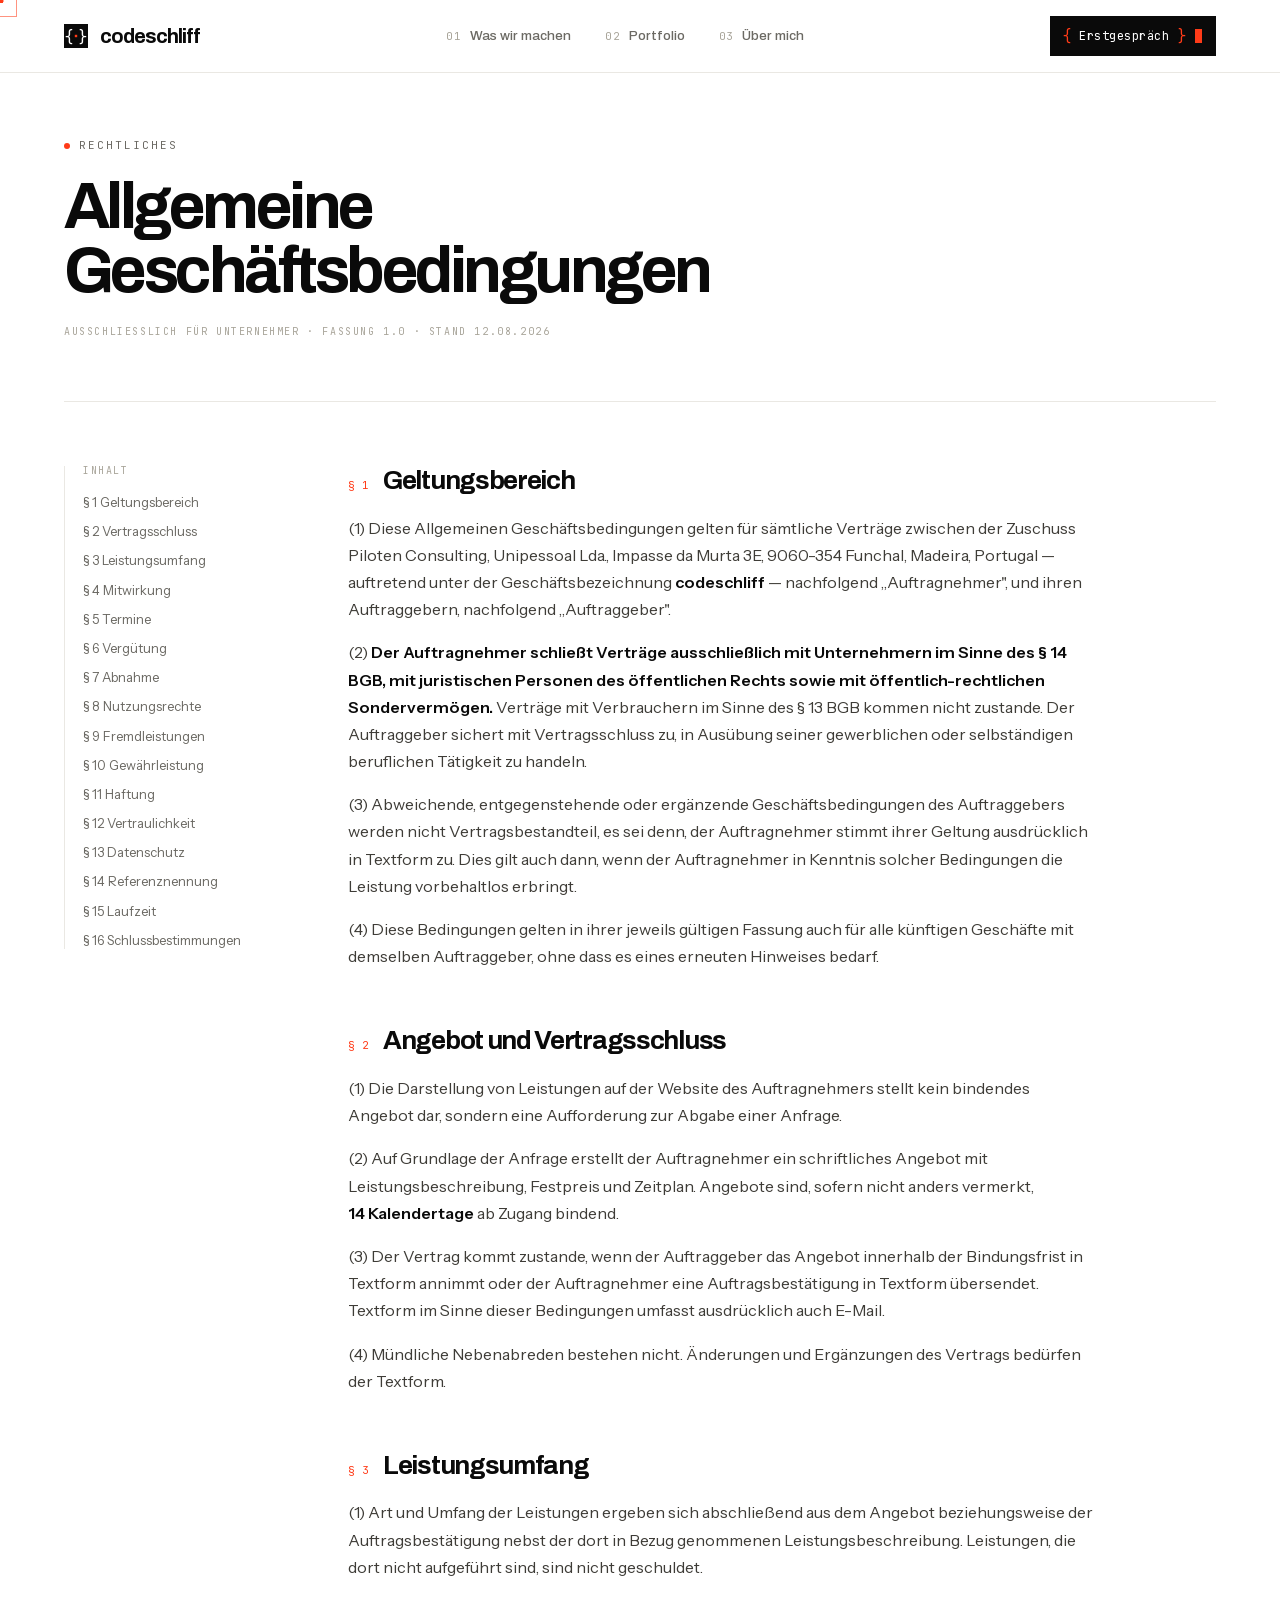
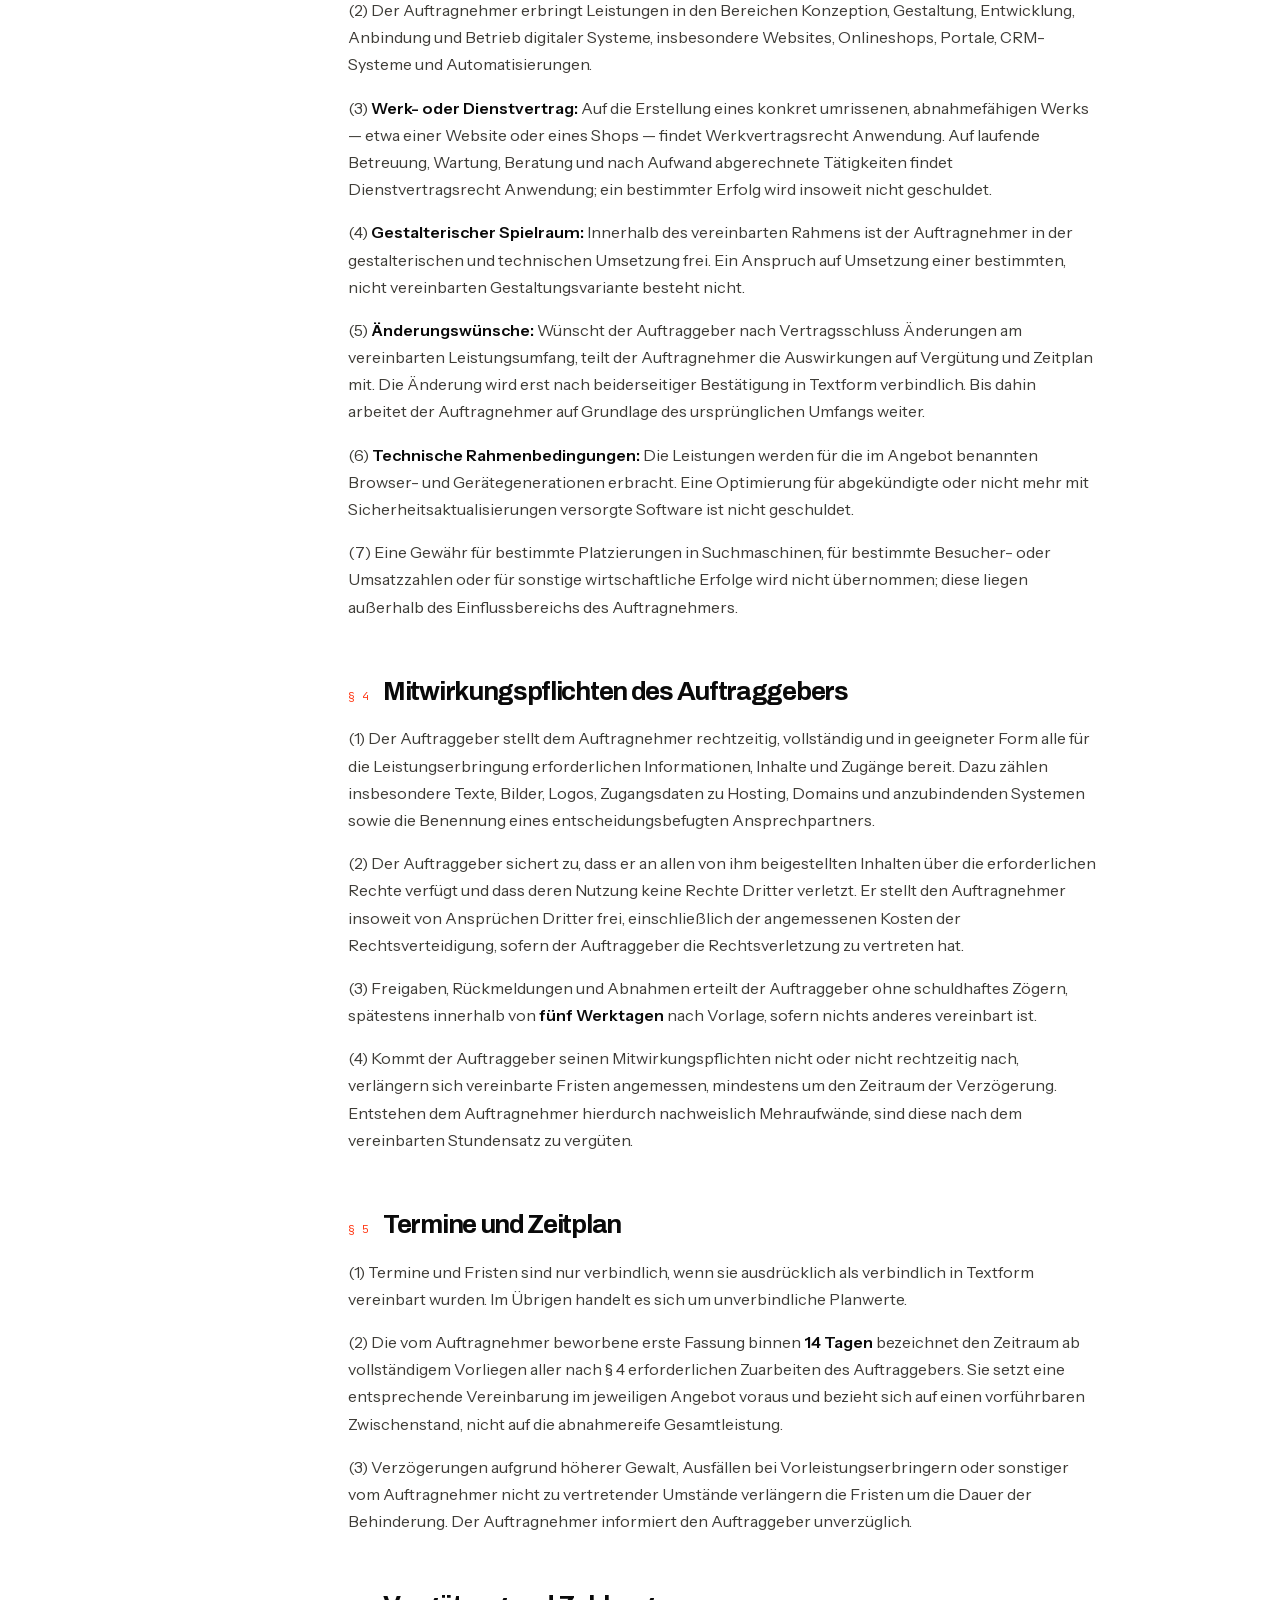
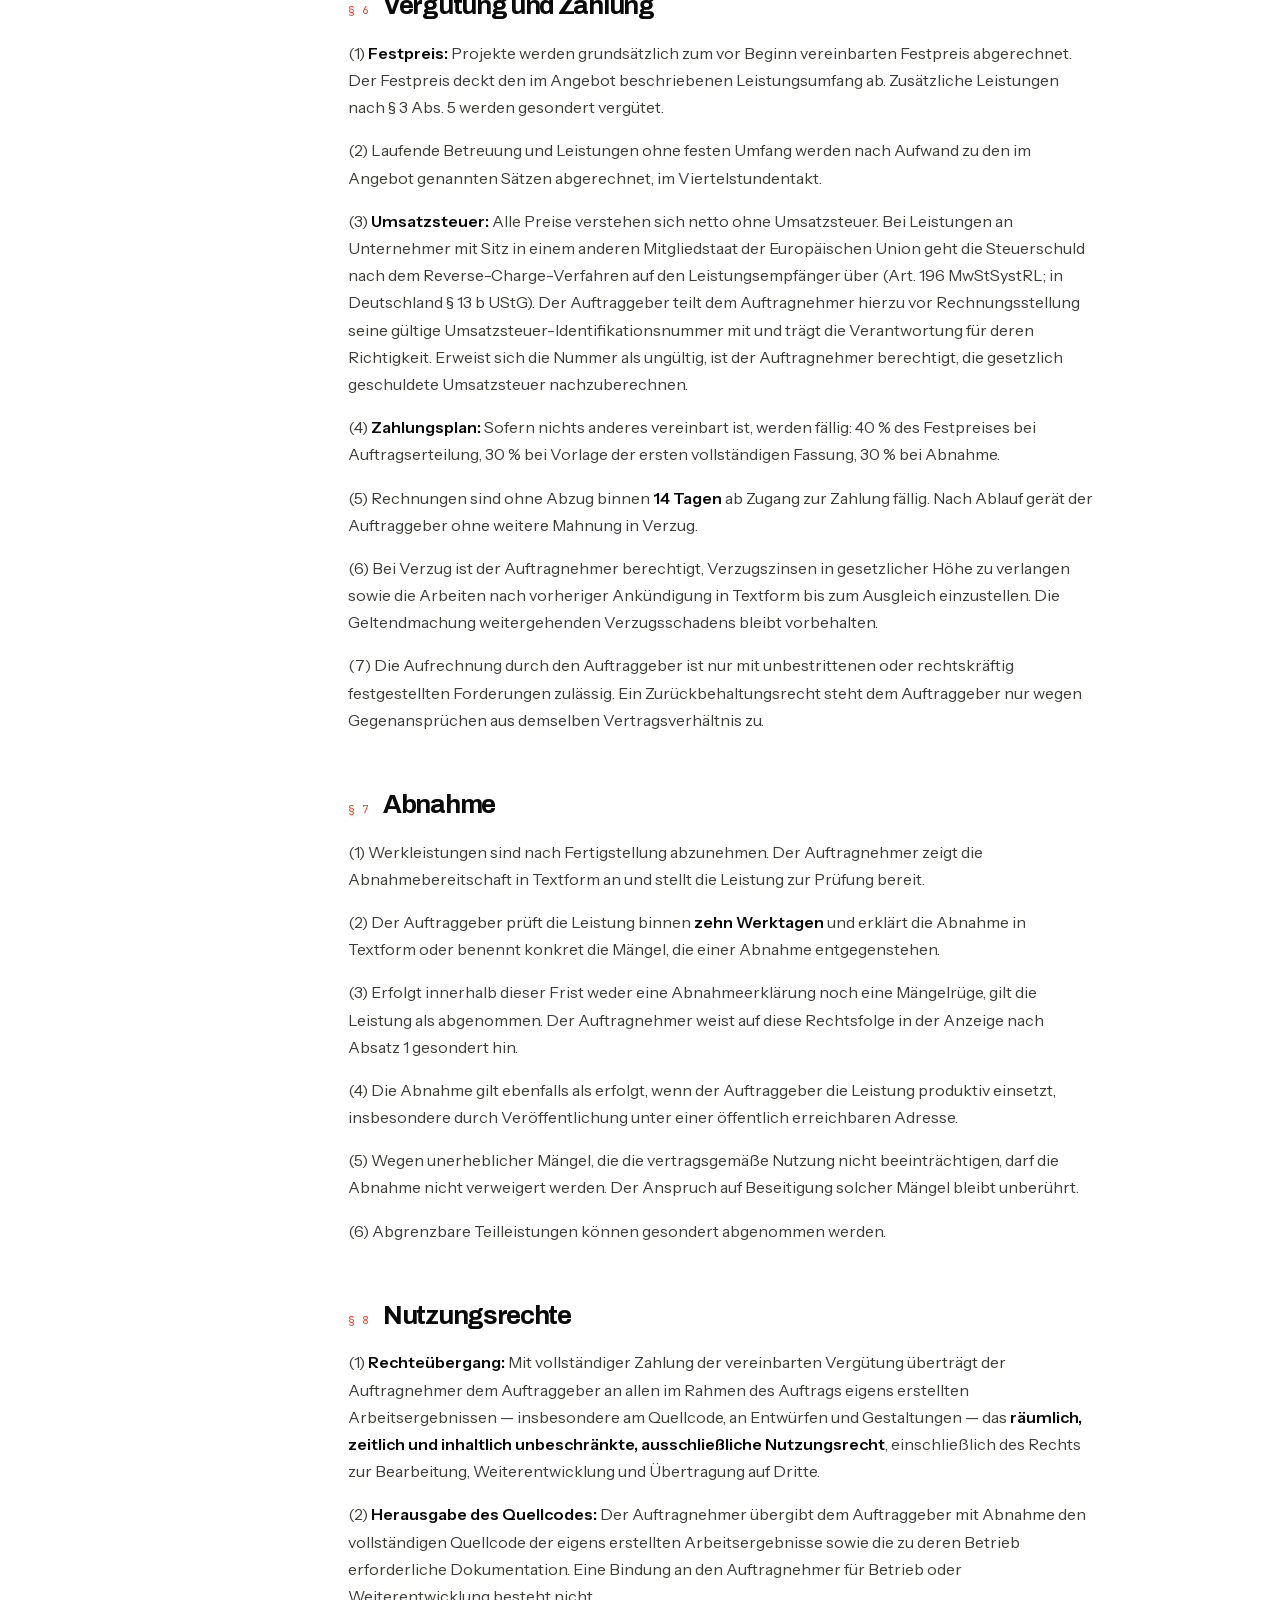
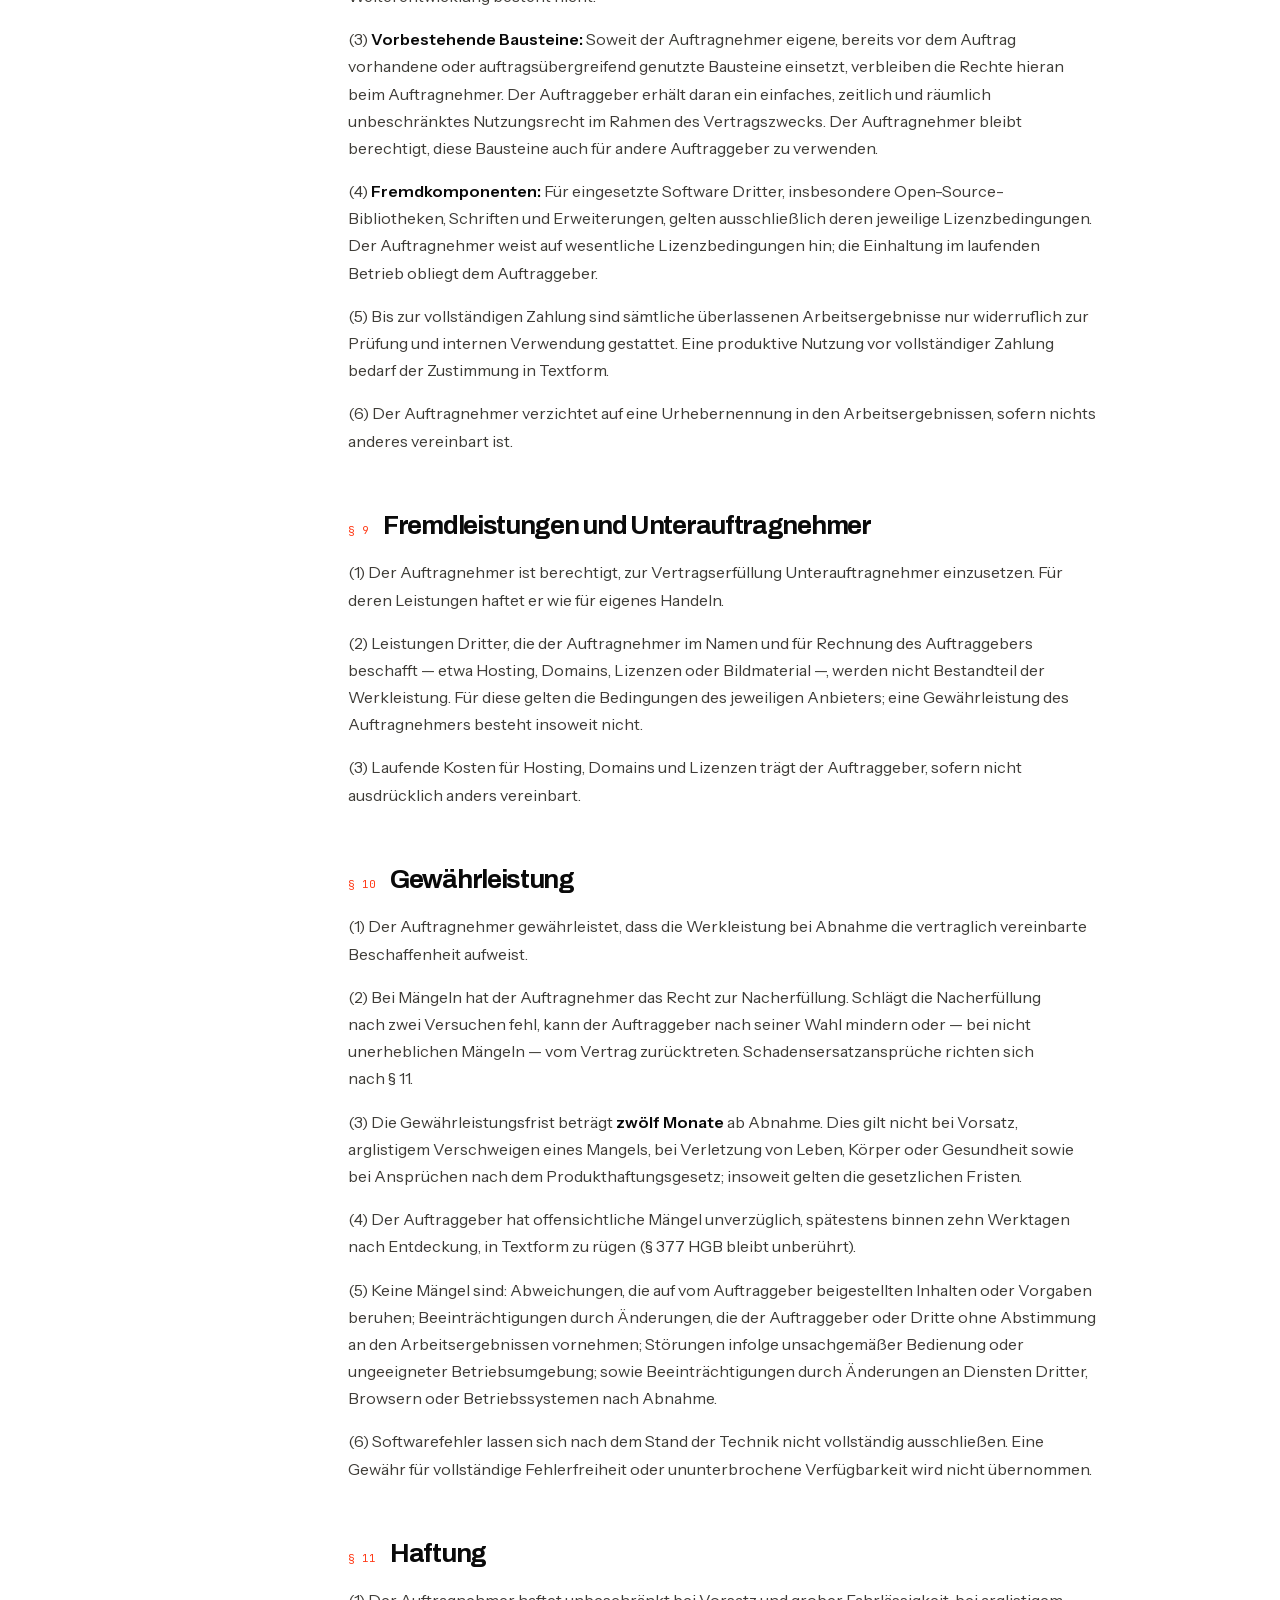
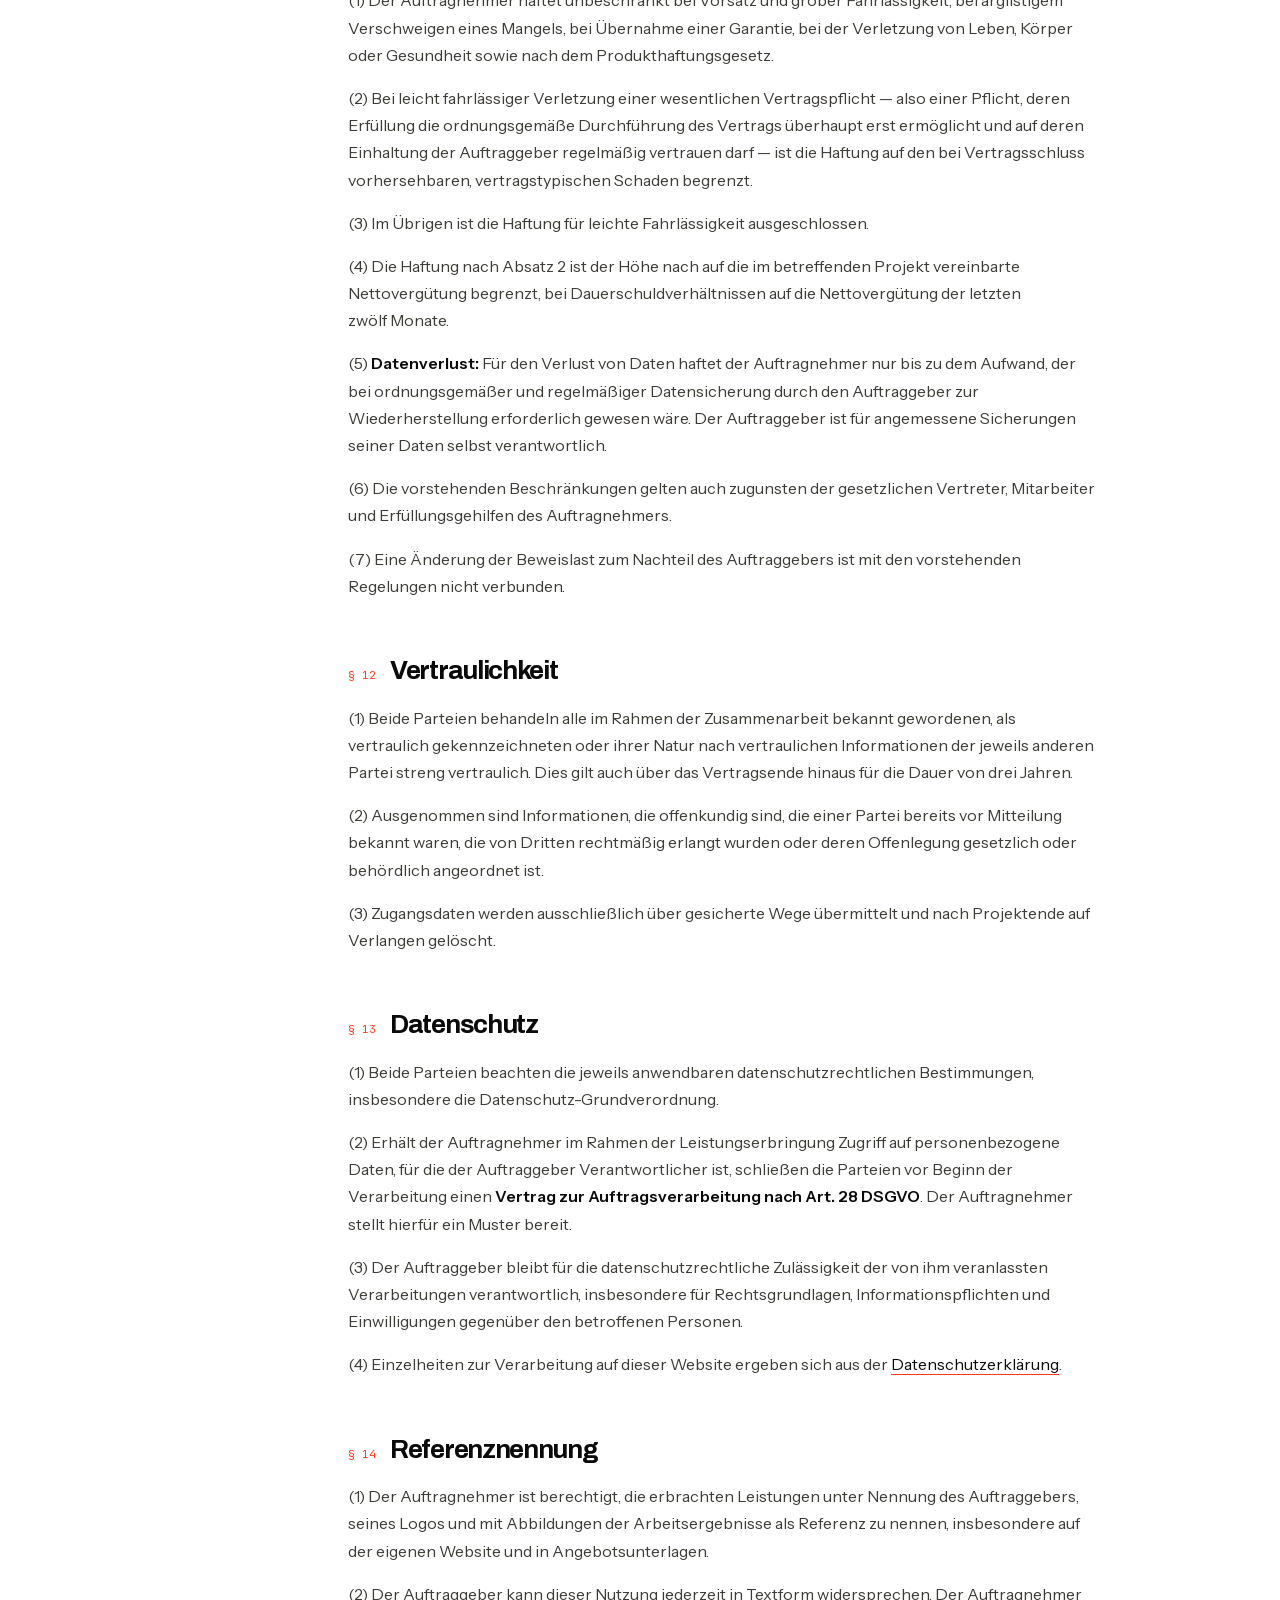
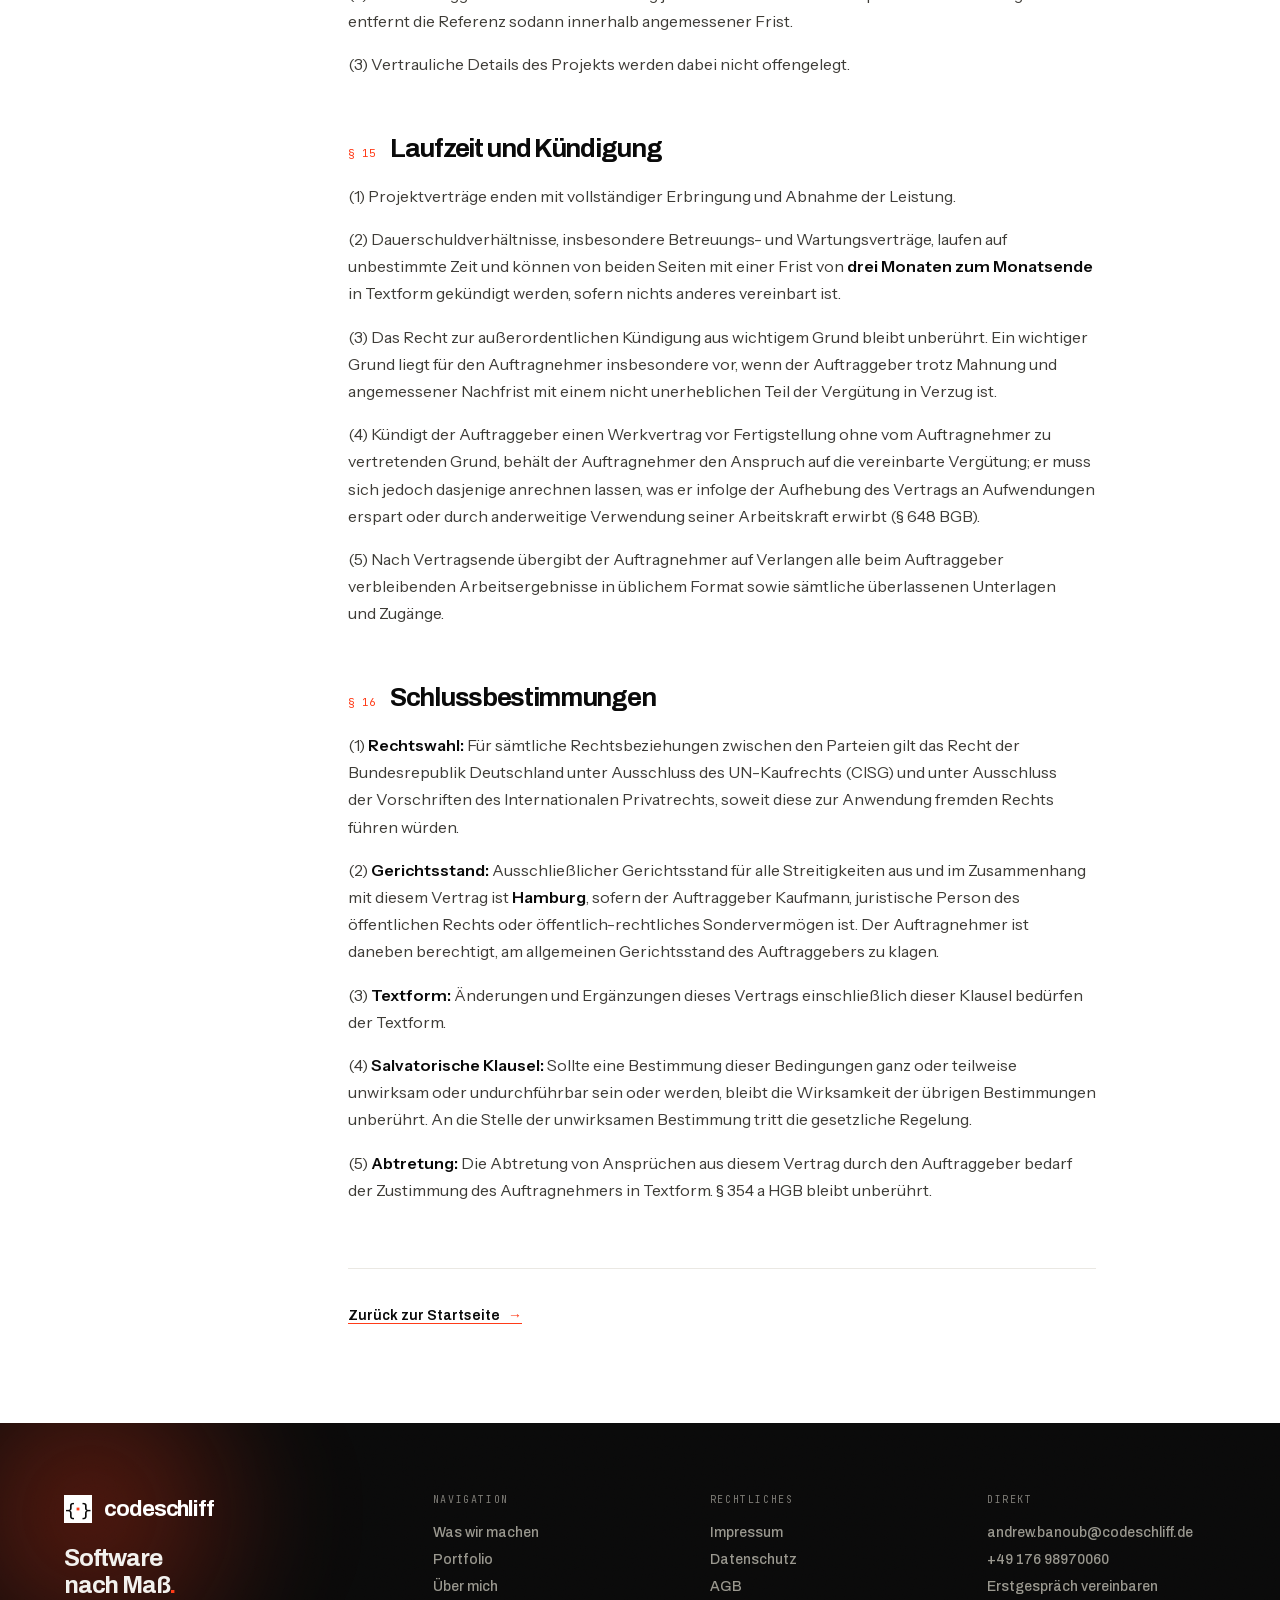
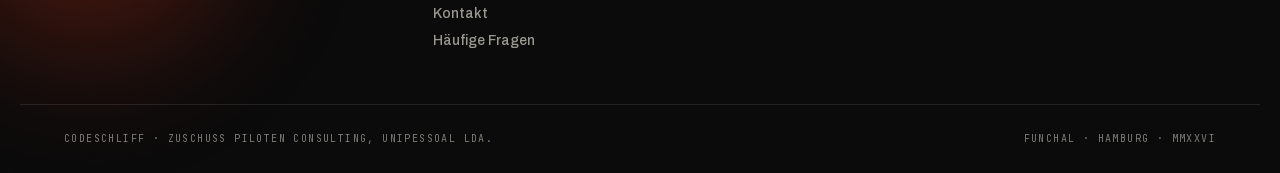
<file: agb.html>
<!DOCTYPE html>
<html lang="de">
<head>
  <meta charset="UTF-8">
  <meta name="viewport" content="width=device-width, initial-scale=1.0">
  <title>Allgemeine Geschäftsbedingungen — codeschliff</title>
  <meta name="description" content="Allgemeine Geschäftsbedingungen von codeschliff für Leistungen im Bereich Gestaltung, Entwicklung und Betrieb digitaler Systeme. Ausschließlich für Unternehmer.">
  <link rel="canonical" href="https://codeschliff.de/agb.html">
  <meta name="robots" content="index, follow">
  <meta name="theme-color" content="#0A0A0A">

  <link rel="icon" type="image/png" sizes="32x32" href="assets/img/favicon-32.png">
  <link rel="icon" type="image/png" sizes="16x16" href="assets/img/favicon-16.png">
  <link rel="apple-touch-icon" sizes="180x180" href="assets/img/apple-touch-icon.png">
  <link rel="manifest" href="site.webmanifest">

  <link rel="stylesheet" href="css/fonts.css">
  <link rel="stylesheet" href="css/tokens.css">
  <link rel="stylesheet" href="css/style.css">
  <link rel="stylesheet" href="css/legal.css">
  <noscript><style>.cursor, .scroll-progress { display: none !important; }</style></noscript>
</head>
<body>

  <a class="skip-link" href="#inhalt">Zum Inhalt springen</a>

  <div class="cursor" id="cursor" aria-hidden="true">
    <div class="cursor__dot" id="cursorDot"></div>
    <div class="cursor__ring" id="cursorRing"><span class="cursor__label" id="cursorLabel"></span></div>
  </div>
  <div class="scroll-progress" id="scrollProgress" aria-hidden="true"></div>

  <header class="header is-scrolled" id="header">
    <div class="header__inner">
      <a href="index.html" class="header__brand" data-cursor="link" aria-label="codeschliff — zur Startseite">
        <svg class="logo-mark" width="24" height="24" viewBox="0 0 100 100" aria-hidden="true">
          <rect width="100" height="100" fill="#0A0A0A"/>
          <text x="21" y="54" font-size="66" text-anchor="middle" dominant-baseline="central" fill="#FFFFFF">{</text>
          <rect x="45" y="45" width="10" height="10" fill="#FF3B18"/>
          <text x="79" y="54" font-size="66" text-anchor="middle" dominant-baseline="central" fill="#FFFFFF">}</text>
        </svg>
        <span class="header__wordmark">codeschliff</span>
      </a>
      <nav class="header__nav" aria-label="Hauptnavigation">
        <a href="index.html#was" class="header__link" data-cursor="link"><span class="header__num">01</span><span>Was wir machen</span></a>
        <a href="index.html#arbeiten" class="header__link" data-cursor="link"><span class="header__num">02</span><span>Portfolio</span></a>
        <a href="index.html#studio" class="header__link" data-cursor="link"><span class="header__num">03</span><span>Über mich</span></a>
      </nav>
      <div class="header__side">
        <a href="index.html#kontakt" class="btn-code header__cta" data-cursor="button" data-magnetic aria-label="Erstgespräch vereinbaren">
          <span class="btn-code__klammer" aria-hidden="true">{</span>
          <span class="btn-code__text">Erstgespräch</span>
          <span class="btn-code__klammer" aria-hidden="true">}</span>
          <span class="btn-code__cursor" aria-hidden="true"></span>
        </a>
      </div>
      <button class="header__burger" id="burger" aria-label="Menü öffnen" aria-expanded="false" aria-controls="mobileNav">
        <span></span><span></span>
      </button>
    </div>
  </header>

  <div class="mobile-nav" id="mobileNav" aria-hidden="true">
    <nav class="mobile-nav__list" aria-label="Mobile Navigation">
      <a href="index.html#was" class="mobile-nav__link"><span>01</span>Was wir machen</a>
      <a href="index.html#arbeiten" class="mobile-nav__link"><span>02</span>Portfolio</a>
      <a href="index.html#studio" class="mobile-nav__link"><span>03</span>Über mich</a>
      <a href="index.html#kontakt" class="mobile-nav__link mobile-nav__link--active"><span>04</span>Erstgespräch</a>
    </nav>
    <div class="mobile-nav__meta">
      <span>andrew.banoub@codeschliff.de</span>
      <span>Funchal · Hamburg</span>
    </div>
  </div>

  <main class="legal" id="inhalt" tabindex="-1">
    <div class="legal__head">
      <div class="label">Rechtliches</div>
      <h1 class="legal__title">Allgemeine<br>Geschäfts&shy;bedingungen</h1>
      <div class="legal__stand">Ausschließlich für Unternehmer · Fassung 1.0 · Stand 12.08.2026</div>
    </div>

    <div class="legal__body">
      <nav class="legal__toc" aria-label="Inhalt dieser Seite">
        <div class="legal__toc-label">Inhalt</div>
        <a href="#geltung">§ 1 Geltungsbereich</a>
        <a href="#vertragsschluss">§ 2 Vertragsschluss</a>
        <a href="#leistungen">§ 3 Leistungsumfang</a>
        <a href="#mitwirkung">§ 4 Mitwirkung</a>
        <a href="#termine">§ 5 Termine</a>
        <a href="#verguetung">§ 6 Vergütung</a>
        <a href="#abnahme">§ 7 Abnahme</a>
        <a href="#rechte">§ 8 Nutzungsrechte</a>
        <a href="#dritte">§ 9 Fremdleistungen</a>
        <a href="#gewaehrleistung">§ 10 Gewährleistung</a>
        <a href="#haftung">§ 11 Haftung</a>
        <a href="#vertraulichkeit">§ 12 Vertraulichkeit</a>
        <a href="#datenschutz">§ 13 Datenschutz</a>
        <a href="#referenz">§ 14 Referenznennung</a>
        <a href="#laufzeit">§ 15 Laufzeit</a>
        <a href="#schluss">§ 16 Schlussbestimmungen</a>
      </nav>

      <div class="legal__content">

        <section id="geltung">
          <h2><span class="num">§ 1</span>Geltungsbereich</h2>
          <p>(1) Diese Allgemeinen Geschäftsbedingungen gelten für sämtliche Verträge zwischen der Zuschuss Piloten Consulting, Unipessoal&nbsp;Lda., Impasse da Murta 3E, 9060-354 Funchal, Madeira, Portugal — auftretend unter der Geschäftsbezeichnung <strong>codeschliff</strong> — nachfolgend „Auftragnehmer", und ihren Auftraggebern, nachfolgend „Auftraggeber".</p>
          <p>(2) <strong>Der Auftragnehmer schließt Verträge ausschließlich mit Unternehmern im Sinne des §&nbsp;14 BGB, mit juristischen Personen des öffentlichen Rechts sowie mit öffentlich-rechtlichen Sondervermögen.</strong> Verträge mit Verbrauchern im Sinne des §&nbsp;13 BGB kommen nicht zustande. Der Auftraggeber sichert mit Vertragsschluss zu, in Ausübung seiner gewerblichen oder selbständigen beruflichen Tätigkeit zu handeln.</p>
          <p>(3) Abweichende, entgegenstehende oder ergänzende Geschäftsbedingungen des Auftraggebers werden nicht Vertragsbestandteil, es sei denn, der Auftragnehmer stimmt ihrer Geltung ausdrücklich in Textform zu. Dies gilt auch dann, wenn der Auftragnehmer in Kenntnis solcher Bedingungen die Leistung vorbehaltlos erbringt.</p>
          <p>(4) Diese Bedingungen gelten in ihrer jeweils gültigen Fassung auch für alle künftigen Geschäfte mit demselben Auftraggeber, ohne dass es eines erneuten Hinweises bedarf.</p>
        </section>

        <section id="vertragsschluss">
          <h2><span class="num">§ 2</span>Angebot und Vertragsschluss</h2>
          <p>(1) Die Darstellung von Leistungen auf der Website des Auftragnehmers stellt kein bindendes Angebot dar, sondern eine Aufforderung zur Abgabe einer Anfrage.</p>
          <p>(2) Auf Grundlage der Anfrage erstellt der Auftragnehmer ein schriftliches Angebot mit Leistungsbeschreibung, Festpreis und Zeitplan. Angebote sind, sofern nicht anders vermerkt, <strong>14&nbsp;Kalendertage</strong> ab Zugang bindend.</p>
          <p>(3) Der Vertrag kommt zustande, wenn der Auftraggeber das Angebot innerhalb der Bindungsfrist in Textform annimmt oder der Auftragnehmer eine Auftragsbestätigung in Textform übersendet. Textform im Sinne dieser Bedingungen umfasst ausdrücklich auch E-Mail.</p>
          <p>(4) Mündliche Nebenabreden bestehen nicht. Änderungen und Ergänzungen des Vertrags bedürfen der Textform.</p>
        </section>

        <section id="leistungen">
          <h2><span class="num">§ 3</span>Leistungsumfang</h2>
          <p>(1) Art und Umfang der Leistungen ergeben sich abschließend aus dem Angebot beziehungsweise der Auftragsbestätigung nebst der dort in Bezug genommenen Leistungsbeschreibung. Leistungen, die dort nicht aufgeführt sind, sind nicht geschuldet.</p>
          <p>(2) Der Auftragnehmer erbringt Leistungen in den Bereichen Konzeption, Gestaltung, Entwicklung, Anbindung und Betrieb digitaler Systeme, insbesondere Websites, Onlineshops, Portale, CRM-Systeme und Automatisierungen.</p>
          <p>(3) <strong>Werk- oder Dienstvertrag:</strong> Auf die Erstellung eines konkret umrissenen, abnahmefähigen Werks — etwa einer Website oder eines Shops — findet Werkvertragsrecht Anwendung. Auf laufende Betreuung, Wartung, Beratung und nach Aufwand abgerechnete Tätigkeiten findet Dienstvertragsrecht Anwendung; ein bestimmter Erfolg wird insoweit nicht geschuldet.</p>
          <p>(4) <strong>Gestalterischer Spielraum:</strong> Innerhalb des vereinbarten Rahmens ist der Auftragnehmer in der gestalterischen und technischen Umsetzung frei. Ein Anspruch auf Umsetzung einer bestimmten, nicht vereinbarten Gestaltungsvariante besteht nicht.</p>
          <p>(5) <strong>Änderungswünsche:</strong> Wünscht der Auftraggeber nach Vertragsschluss Änderungen am vereinbarten Leistungsumfang, teilt der Auftragnehmer die Auswirkungen auf Vergütung und Zeitplan mit. Die Änderung wird erst nach beiderseitiger Bestätigung in Textform verbindlich. Bis dahin arbeitet der Auftragnehmer auf Grundlage des ursprünglichen Umfangs weiter.</p>
          <p>(6) <strong>Technische Rahmenbedingungen:</strong> Die Leistungen werden für die im Angebot benannten Browser- und Gerätegenerationen erbracht. Eine Optimierung für abgekündigte oder nicht mehr mit Sicherheitsaktualisierungen versorgte Software ist nicht geschuldet.</p>
          <p>(7) Eine Gewähr für bestimmte Platzierungen in Suchmaschinen, für bestimmte Besucher- oder Umsatzzahlen oder für sonstige wirtschaftliche Erfolge wird nicht übernommen; diese liegen außerhalb des Einflussbereichs des Auftragnehmers.</p>
        </section>

        <section id="mitwirkung">
          <h2><span class="num">§ 4</span>Mitwirkungspflichten des Auftraggebers</h2>
          <p>(1) Der Auftraggeber stellt dem Auftragnehmer rechtzeitig, vollständig und in geeigneter Form alle für die Leistungserbringung erforderlichen Informationen, Inhalte und Zugänge bereit. Dazu zählen insbesondere Texte, Bilder, Logos, Zugangsdaten zu Hosting, Domains und anzubindenden Systemen sowie die Benennung eines entscheidungsbefugten Ansprechpartners.</p>
          <p>(2) Der Auftraggeber sichert zu, dass er an allen von ihm beigestellten Inhalten über die erforderlichen Rechte verfügt und dass deren Nutzung keine Rechte Dritter verletzt. Er stellt den Auftragnehmer insoweit von Ansprüchen Dritter frei, einschließlich der angemessenen Kosten der Rechtsverteidigung, sofern der Auftraggeber die Rechtsverletzung zu vertreten hat.</p>
          <p>(3) Freigaben, Rückmeldungen und Abnahmen erteilt der Auftraggeber ohne schuldhaftes Zögern, spätestens innerhalb von <strong>fünf Werktagen</strong> nach Vorlage, sofern nichts anderes vereinbart ist.</p>
          <p>(4) Kommt der Auftraggeber seinen Mitwirkungspflichten nicht oder nicht rechtzeitig nach, verlängern sich vereinbarte Fristen angemessen, mindestens um den Zeitraum der Verzögerung. Entstehen dem Auftragnehmer hierdurch nachweislich Mehraufwände, sind diese nach dem vereinbarten Stundensatz zu vergüten.</p>
        </section>

        <section id="termine">
          <h2><span class="num">§ 5</span>Termine und Zeitplan</h2>
          <p>(1) Termine und Fristen sind nur verbindlich, wenn sie ausdrücklich als verbindlich in Textform vereinbart wurden. Im Übrigen handelt es sich um unverbindliche Planwerte.</p>
          <p>(2) Die vom Auftragnehmer beworbene erste Fassung binnen <strong>14&nbsp;Tagen</strong> bezeichnet den Zeitraum ab vollständigem Vorliegen aller nach §&nbsp;4 erforderlichen Zuarbeiten des Auftraggebers. Sie setzt eine entsprechende Vereinbarung im jeweiligen Angebot voraus und bezieht sich auf einen vorführbaren Zwischenstand, nicht auf die abnahmereife Gesamtleistung.</p>
          <p>(3) Verzögerungen aufgrund höherer Gewalt, Ausfällen bei Vorleistungserbringern oder sonstiger vom Auftragnehmer nicht zu vertretender Umstände verlängern die Fristen um die Dauer der Behinderung. Der Auftragnehmer informiert den Auftraggeber unverzüglich.</p>
        </section>

        <section id="verguetung">
          <h2><span class="num">§ 6</span>Vergütung und Zahlung</h2>
          <p>(1) <strong>Festpreis:</strong> Projekte werden grundsätzlich zum vor Beginn vereinbarten Festpreis abgerechnet. Der Festpreis deckt den im Angebot beschriebenen Leistungsumfang ab. Zusätzliche Leistungen nach §&nbsp;3 Abs.&nbsp;5 werden gesondert vergütet.</p>
          <p>(2) Laufende Betreuung und Leistungen ohne festen Umfang werden nach Aufwand zu den im Angebot genannten Sätzen abgerechnet, im Viertelstundentakt.</p>
          <p>(3) <strong>Umsatzsteuer:</strong> Alle Preise verstehen sich netto ohne Umsatzsteuer. Bei Leistungen an Unternehmer mit Sitz in einem anderen Mitgliedstaat der Europäischen Union geht die Steuerschuld nach dem Reverse-Charge-Verfahren auf den Leistungsempfänger über (Art.&nbsp;196 MwStSystRL; in Deutschland §&nbsp;13&nbsp;b UStG). Der Auftraggeber teilt dem Auftragnehmer hierzu vor Rechnungsstellung seine gültige Umsatzsteuer-Identifikationsnummer mit und trägt die Verantwortung für deren Richtigkeit. Erweist sich die Nummer als ungültig, ist der Auftragnehmer berechtigt, die gesetzlich geschuldete Umsatzsteuer nachzuberechnen.</p>
          <p>(4) <strong>Zahlungsplan:</strong> Sofern nichts anderes vereinbart ist, werden fällig: 40&nbsp;% des Festpreises bei Auftragserteilung, 30&nbsp;% bei Vorlage der ersten vollständigen Fassung, 30&nbsp;% bei Abnahme.</p>
          <p>(5) Rechnungen sind ohne Abzug binnen <strong>14&nbsp;Tagen</strong> ab Zugang zur Zahlung fällig. Nach Ablauf gerät der Auftraggeber ohne weitere Mahnung in Verzug.</p>
          <p>(6) Bei Verzug ist der Auftragnehmer berechtigt, Verzugszinsen in gesetzlicher Höhe zu verlangen sowie die Arbeiten nach vorheriger Ankündigung in Textform bis zum Ausgleich einzustellen. Die Geltendmachung weitergehenden Verzugsschadens bleibt vorbehalten.</p>
          <p>(7) Die Aufrechnung durch den Auftraggeber ist nur mit unbestrittenen oder rechtskräftig festgestellten Forderungen zulässig. Ein Zurückbehaltungsrecht steht dem Auftraggeber nur wegen Gegenansprüchen aus demselben Vertragsverhältnis zu.</p>
        </section>

        <section id="abnahme">
          <h2><span class="num">§ 7</span>Abnahme</h2>
          <p>(1) Werkleistungen sind nach Fertigstellung abzunehmen. Der Auftragnehmer zeigt die Abnahmebereitschaft in Textform an und stellt die Leistung zur Prüfung bereit.</p>
          <p>(2) Der Auftraggeber prüft die Leistung binnen <strong>zehn Werktagen</strong> und erklärt die Abnahme in Textform oder benennt konkret die Mängel, die einer Abnahme entgegenstehen.</p>
          <p>(3) Erfolgt innerhalb dieser Frist weder eine Abnahmeerklärung noch eine Mängelrüge, gilt die Leistung als abgenommen. Der Auftragnehmer weist auf diese Rechtsfolge in der Anzeige nach Absatz&nbsp;1 gesondert hin.</p>
          <p>(4) Die Abnahme gilt ebenfalls als erfolgt, wenn der Auftraggeber die Leistung produktiv einsetzt, insbesondere durch Veröffentlichung unter einer öffentlich erreichbaren Adresse.</p>
          <p>(5) Wegen unerheblicher Mängel, die die vertragsgemäße Nutzung nicht beeinträchtigen, darf die Abnahme nicht verweigert werden. Der Anspruch auf Beseitigung solcher Mängel bleibt unberührt.</p>
          <p>(6) Abgrenzbare Teilleistungen können gesondert abgenommen werden.</p>
        </section>

        <section id="rechte">
          <h2><span class="num">§ 8</span>Nutzungsrechte</h2>
          <p>(1) <strong>Rechteübergang:</strong> Mit vollständiger Zahlung der vereinbarten Vergütung überträgt der Auftragnehmer dem Auftraggeber an allen im Rahmen des Auftrags eigens erstellten Arbeitsergebnissen — insbesondere am Quellcode, an Entwürfen und Gestaltungen — das <strong>räumlich, zeitlich und inhaltlich unbeschränkte, ausschließliche Nutzungsrecht</strong>, einschließlich des Rechts zur Bearbeitung, Weiterentwicklung und Übertragung auf Dritte.</p>
          <p>(2) <strong>Herausgabe des Quellcodes:</strong> Der Auftragnehmer übergibt dem Auftraggeber mit Abnahme den vollständigen Quellcode der eigens erstellten Arbeitsergebnisse sowie die zu deren Betrieb erforderliche Dokumentation. Eine Bindung an den Auftragnehmer für Betrieb oder Weiterentwicklung besteht nicht.</p>
          <p>(3) <strong>Vorbestehende Bausteine:</strong> Soweit der Auftragnehmer eigene, bereits vor dem Auftrag vorhandene oder auftragsübergreifend genutzte Bausteine einsetzt, verbleiben die Rechte hieran beim Auftragnehmer. Der Auftraggeber erhält daran ein einfaches, zeitlich und räumlich unbeschränktes Nutzungsrecht im Rahmen des Vertragszwecks. Der Auftragnehmer bleibt berechtigt, diese Bausteine auch für andere Auftraggeber zu verwenden.</p>
          <p>(4) <strong>Fremdkomponenten:</strong> Für eingesetzte Software Dritter, insbesondere Open-Source-Bibliotheken, Schriften und Erweiterungen, gelten ausschließlich deren jeweilige Lizenzbedingungen. Der Auftragnehmer weist auf wesentliche Lizenzbedingungen hin; die Einhaltung im laufenden Betrieb obliegt dem Auftraggeber.</p>
          <p>(5) Bis zur vollständigen Zahlung sind sämtliche überlassenen Arbeitsergebnisse nur widerruflich zur Prüfung und internen Verwendung gestattet. Eine produktive Nutzung vor vollständiger Zahlung bedarf der Zustimmung in Textform.</p>
          <p>(6) Der Auftragnehmer verzichtet auf eine Urhebernennung in den Arbeitsergebnissen, sofern nichts anderes vereinbart ist.</p>
        </section>

        <section id="dritte">
          <h2><span class="num">§ 9</span>Fremdleistungen und Unterauftragnehmer</h2>
          <p>(1) Der Auftragnehmer ist berechtigt, zur Vertragserfüllung Unterauftragnehmer einzusetzen. Für deren Leistungen haftet er wie für eigenes Handeln.</p>
          <p>(2) Leistungen Dritter, die der Auftragnehmer im Namen und für Rechnung des Auftraggebers beschafft — etwa Hosting, Domains, Lizenzen oder Bildmaterial —, werden nicht Bestandteil der Werkleistung. Für diese gelten die Bedingungen des jeweiligen Anbieters; eine Gewährleistung des Auftragnehmers besteht insoweit nicht.</p>
          <p>(3) Laufende Kosten für Hosting, Domains und Lizenzen trägt der Auftraggeber, sofern nicht ausdrücklich anders vereinbart.</p>
        </section>

        <section id="gewaehrleistung">
          <h2><span class="num">§ 10</span>Gewährleistung</h2>
          <p>(1) Der Auftragnehmer gewährleistet, dass die Werkleistung bei Abnahme die vertraglich vereinbarte Beschaffenheit aufweist.</p>
          <p>(2) Bei Mängeln hat der Auftragnehmer das Recht zur Nacherfüllung. Schlägt die Nacherfüllung nach zwei Versuchen fehl, kann der Auftraggeber nach seiner Wahl mindern oder — bei nicht unerheblichen Mängeln — vom Vertrag zurücktreten. Schadensersatzansprüche richten sich nach §&nbsp;11.</p>
          <p>(3) Die Gewährleistungsfrist beträgt <strong>zwölf Monate</strong> ab Abnahme. Dies gilt nicht bei Vorsatz, arglistigem Verschweigen eines Mangels, bei Verletzung von Leben, Körper oder Gesundheit sowie bei Ansprüchen nach dem Produkthaftungsgesetz; insoweit gelten die gesetzlichen Fristen.</p>
          <p>(4) Der Auftraggeber hat offensichtliche Mängel unverzüglich, spätestens binnen zehn Werktagen nach Entdeckung, in Textform zu rügen (§&nbsp;377 HGB bleibt unberührt).</p>
          <p>(5) Keine Mängel sind: Abweichungen, die auf vom Auftraggeber beigestellten Inhalten oder Vorgaben beruhen; Beeinträchtigungen durch Änderungen, die der Auftraggeber oder Dritte ohne Abstimmung an den Arbeitsergebnissen vornehmen; Störungen infolge unsachgemäßer Bedienung oder ungeeigneter Betriebsumgebung; sowie Beeinträchtigungen durch Änderungen an Diensten Dritter, Browsern oder Betriebssystemen nach Abnahme.</p>
          <p>(6) Softwarefehler lassen sich nach dem Stand der Technik nicht vollständig ausschließen. Eine Gewähr für vollständige Fehlerfreiheit oder ununterbrochene Verfügbarkeit wird nicht übernommen.</p>
        </section>

        <section id="haftung">
          <h2><span class="num">§ 11</span>Haftung</h2>
          <p>(1) Der Auftragnehmer haftet unbeschränkt bei Vorsatz und grober Fahrlässigkeit, bei arglistigem Verschweigen eines Mangels, bei Übernahme einer Garantie, bei der Verletzung von Leben, Körper oder Gesundheit sowie nach dem Produkthaftungsgesetz.</p>
          <p>(2) Bei leicht fahrlässiger Verletzung einer wesentlichen Vertragspflicht — also einer Pflicht, deren Erfüllung die ordnungsgemäße Durchführung des Vertrags überhaupt erst ermöglicht und auf deren Einhaltung der Auftraggeber regelmäßig vertrauen darf — ist die Haftung auf den bei Vertragsschluss vorhersehbaren, vertragstypischen Schaden begrenzt.</p>
          <p>(3) Im Übrigen ist die Haftung für leichte Fahrlässigkeit ausgeschlossen.</p>
          <p>(4) Die Haftung nach Absatz&nbsp;2 ist der Höhe nach auf die im betreffenden Projekt vereinbarte Nettovergütung begrenzt, bei Dauerschuldverhältnissen auf die Nettovergütung der letzten zwölf Monate.</p>
          <p>(5) <strong>Datenverlust:</strong> Für den Verlust von Daten haftet der Auftragnehmer nur bis zu dem Aufwand, der bei ordnungsgemäßer und regelmäßiger Datensicherung durch den Auftraggeber zur Wiederherstellung erforderlich gewesen wäre. Der Auftraggeber ist für angemessene Sicherungen seiner Daten selbst verantwortlich.</p>
          <p>(6) Die vorstehenden Beschränkungen gelten auch zugunsten der gesetzlichen Vertreter, Mitarbeiter und Erfüllungsgehilfen des Auftragnehmers.</p>
          <p>(7) Eine Änderung der Beweislast zum Nachteil des Auftraggebers ist mit den vorstehenden Regelungen nicht verbunden.</p>
        </section>

        <section id="vertraulichkeit">
          <h2><span class="num">§ 12</span>Vertraulichkeit</h2>
          <p>(1) Beide Parteien behandeln alle im Rahmen der Zusammenarbeit bekannt gewordenen, als vertraulich gekennzeichneten oder ihrer Natur nach vertraulichen Informationen der jeweils anderen Partei streng vertraulich. Dies gilt auch über das Vertragsende hinaus für die Dauer von drei Jahren.</p>
          <p>(2) Ausgenommen sind Informationen, die offenkundig sind, die einer Partei bereits vor Mitteilung bekannt waren, die von Dritten rechtmäßig erlangt wurden oder deren Offenlegung gesetzlich oder behördlich angeordnet ist.</p>
          <p>(3) Zugangsdaten werden ausschließlich über gesicherte Wege übermittelt und nach Projektende auf Verlangen gelöscht.</p>
        </section>

        <section id="datenschutz">
          <h2><span class="num">§ 13</span>Datenschutz</h2>
          <p>(1) Beide Parteien beachten die jeweils anwendbaren datenschutzrechtlichen Bestimmungen, insbesondere die Datenschutz-Grundverordnung.</p>
          <p>(2) Erhält der Auftragnehmer im Rahmen der Leistungserbringung Zugriff auf personenbezogene Daten, für die der Auftraggeber Verantwortlicher ist, schließen die Parteien vor Beginn der Verarbeitung einen <strong>Vertrag zur Auftragsverarbeitung nach Art.&nbsp;28 DSGVO</strong>. Der Auftragnehmer stellt hierfür ein Muster bereit.</p>
          <p>(3) Der Auftraggeber bleibt für die datenschutzrechtliche Zulässigkeit der von ihm veranlassten Verarbeitungen verantwortlich, insbesondere für Rechtsgrundlagen, Informationspflichten und Einwilligungen gegenüber den betroffenen Personen.</p>
          <p>(4) Einzelheiten zur Verarbeitung auf dieser Website ergeben sich aus der <a href="datenschutz.html">Datenschutzerklärung</a>.</p>
        </section>

        <section id="referenz">
          <h2><span class="num">§ 14</span>Referenznennung</h2>
          <p>(1) Der Auftragnehmer ist berechtigt, die erbrachten Leistungen unter Nennung des Auftraggebers, seines Logos und mit Abbildungen der Arbeitsergebnisse als Referenz zu nennen, insbesondere auf der eigenen Website und in Angebotsunterlagen.</p>
          <p>(2) Der Auftraggeber kann dieser Nutzung jederzeit in Textform widersprechen. Der Auftragnehmer entfernt die Referenz sodann innerhalb angemessener Frist.</p>
          <p>(3) Vertrauliche Details des Projekts werden dabei nicht offengelegt.</p>
        </section>

        <section id="laufzeit">
          <h2><span class="num">§ 15</span>Laufzeit und Kündigung</h2>
          <p>(1) Projektverträge enden mit vollständiger Erbringung und Abnahme der Leistung.</p>
          <p>(2) Dauerschuldverhältnisse, insbesondere Betreuungs- und Wartungsverträge, laufen auf unbestimmte Zeit und können von beiden Seiten mit einer Frist von <strong>drei Monaten zum Monatsende</strong> in Textform gekündigt werden, sofern nichts anderes vereinbart ist.</p>
          <p>(3) Das Recht zur außerordentlichen Kündigung aus wichtigem Grund bleibt unberührt. Ein wichtiger Grund liegt für den Auftragnehmer insbesondere vor, wenn der Auftraggeber trotz Mahnung und angemessener Nachfrist mit einem nicht unerheblichen Teil der Vergütung in Verzug ist.</p>
          <p>(4) Kündigt der Auftraggeber einen Werkvertrag vor Fertigstellung ohne vom Auftragnehmer zu vertretenden Grund, behält der Auftragnehmer den Anspruch auf die vereinbarte Vergütung; er muss sich jedoch dasjenige anrechnen lassen, was er infolge der Aufhebung des Vertrags an Aufwendungen erspart oder durch anderweitige Verwendung seiner Arbeitskraft erwirbt (§&nbsp;648 BGB).</p>
          <p>(5) Nach Vertragsende übergibt der Auftragnehmer auf Verlangen alle beim Auftraggeber verbleibenden Arbeitsergebnisse in üblichem Format sowie sämtliche überlassenen Unterlagen und Zugänge.</p>
        </section>

        <section id="schluss">
          <h2><span class="num">§ 16</span>Schlussbestimmungen</h2>
          <p>(1) <strong>Rechtswahl:</strong> Für sämtliche Rechtsbeziehungen zwischen den Parteien gilt das Recht der Bundesrepublik Deutschland unter Ausschluss des UN-Kaufrechts (CISG) und unter Ausschluss der Vorschriften des Internationalen Privatrechts, soweit diese zur Anwendung fremden Rechts führen würden.</p>
          <p>(2) <strong>Gerichtsstand:</strong> Ausschließlicher Gerichtsstand für alle Streitigkeiten aus und im Zusammenhang mit diesem Vertrag ist <strong>Hamburg</strong>, sofern der Auftraggeber Kaufmann, juristische Person des öffentlichen Rechts oder öffentlich-rechtliches Sondervermögen ist. Der Auftragnehmer ist daneben berechtigt, am allgemeinen Gerichtsstand des Auftraggebers zu klagen.</p>
          <p>(3) <strong>Textform:</strong> Änderungen und Ergänzungen dieses Vertrags einschließlich dieser Klausel bedürfen der Textform.</p>
          <p>(4) <strong>Salvatorische Klausel:</strong> Sollte eine Bestimmung dieser Bedingungen ganz oder teilweise unwirksam oder undurchführbar sein oder werden, bleibt die Wirksamkeit der übrigen Bestimmungen unberührt. An die Stelle der unwirksamen Bestimmung tritt die gesetzliche Regelung.</p>
          <p>(5) <strong>Abtretung:</strong> Die Abtretung von Ansprüchen aus diesem Vertrag durch den Auftraggeber bedarf der Zustimmung des Auftragnehmers in Textform. §&nbsp;354&nbsp;a HGB bleibt unberührt.</p>

          <div class="legal__back">
            <a href="index.html" class="btn btn--text" data-cursor="link">Zurück zur Startseite<span class="btn__arrow">→</span></a>
          </div>
        </section>

      </div>
    </div>
  </main>

  <footer class="footer">
    <div class="glow glow--a" aria-hidden="true"></div>
    <div class="grain" aria-hidden="true"></div>
    <div class="footer__grid">
      <div class="footer__brand">
        <div class="footer__logo">
          <svg class="logo-mark" width="28" height="28" viewBox="0 0 100 100" aria-hidden="true">
            <rect width="100" height="100" fill="#FFFFFF"/>
            <text x="21" y="54" font-size="66" text-anchor="middle" dominant-baseline="central" fill="#0A0A0A">{</text>
            <rect x="45" y="45" width="10" height="10" fill="#FF3B18"/>
            <text x="79" y="54" font-size="66" text-anchor="middle" dominant-baseline="central" fill="#0A0A0A">}</text>
          </svg>
          <span class="footer__wordmark">codeschliff</span>
        </div>
        <p class="footer__claim">Software<br>nach&nbsp;Maß<span class="text-signal">.</span></p>
      </div>
      <nav class="footer__col" aria-label="Fußnavigation">
        <div class="footer__col-label">Navigation</div>
        <a href="index.html#was" data-cursor="link">Was wir machen</a>
        <a href="index.html#arbeiten" data-cursor="link">Portfolio</a>
        <a href="index.html#studio" data-cursor="link">Über mich</a>
        <a href="index.html#kontakt" data-cursor="link">Kontakt</a>
        <a href="index.html#fragen" data-cursor="link">Häufige Fragen</a>
      </nav>
      <nav class="footer__col" aria-label="Rechtliches">
        <div class="footer__col-label">Rechtliches</div>
        <a href="impressum.html" data-cursor="link">Impressum</a>
        <a href="datenschutz.html" data-cursor="link">Datenschutz</a>
        <a href="agb.html" data-cursor="link">AGB</a>
      </nav>
      <div class="footer__col">
        <div class="footer__col-label">Direkt</div>
        <a href="mailto:andrew.banoub@codeschliff.de" data-cursor="link">andrew.banoub@codeschliff.de</a>
        <a href="tel:+4917698970060" data-cursor="link">+49 176 98970060</a>
        <a href="index.html#kontakt" data-cursor="link">Erstgespräch vereinbaren</a>
      </div>
    </div>
    <div class="footer__meta">
      <span>codeschliff · Zuschuss Piloten Consulting, Unipessoal Lda.</span>
      <span>Funchal · Hamburg · MMXXVI</span>
    </div>
  </footer>

  <script src="js/vendor/gsap.min.js"></script>
  <script src="js/vendor/ScrollTrigger.min.js"></script>
  <script src="js/vendor/lenis.min.js"></script>
  <script src="js/main.js"></script>
</body>
</html>
</file>
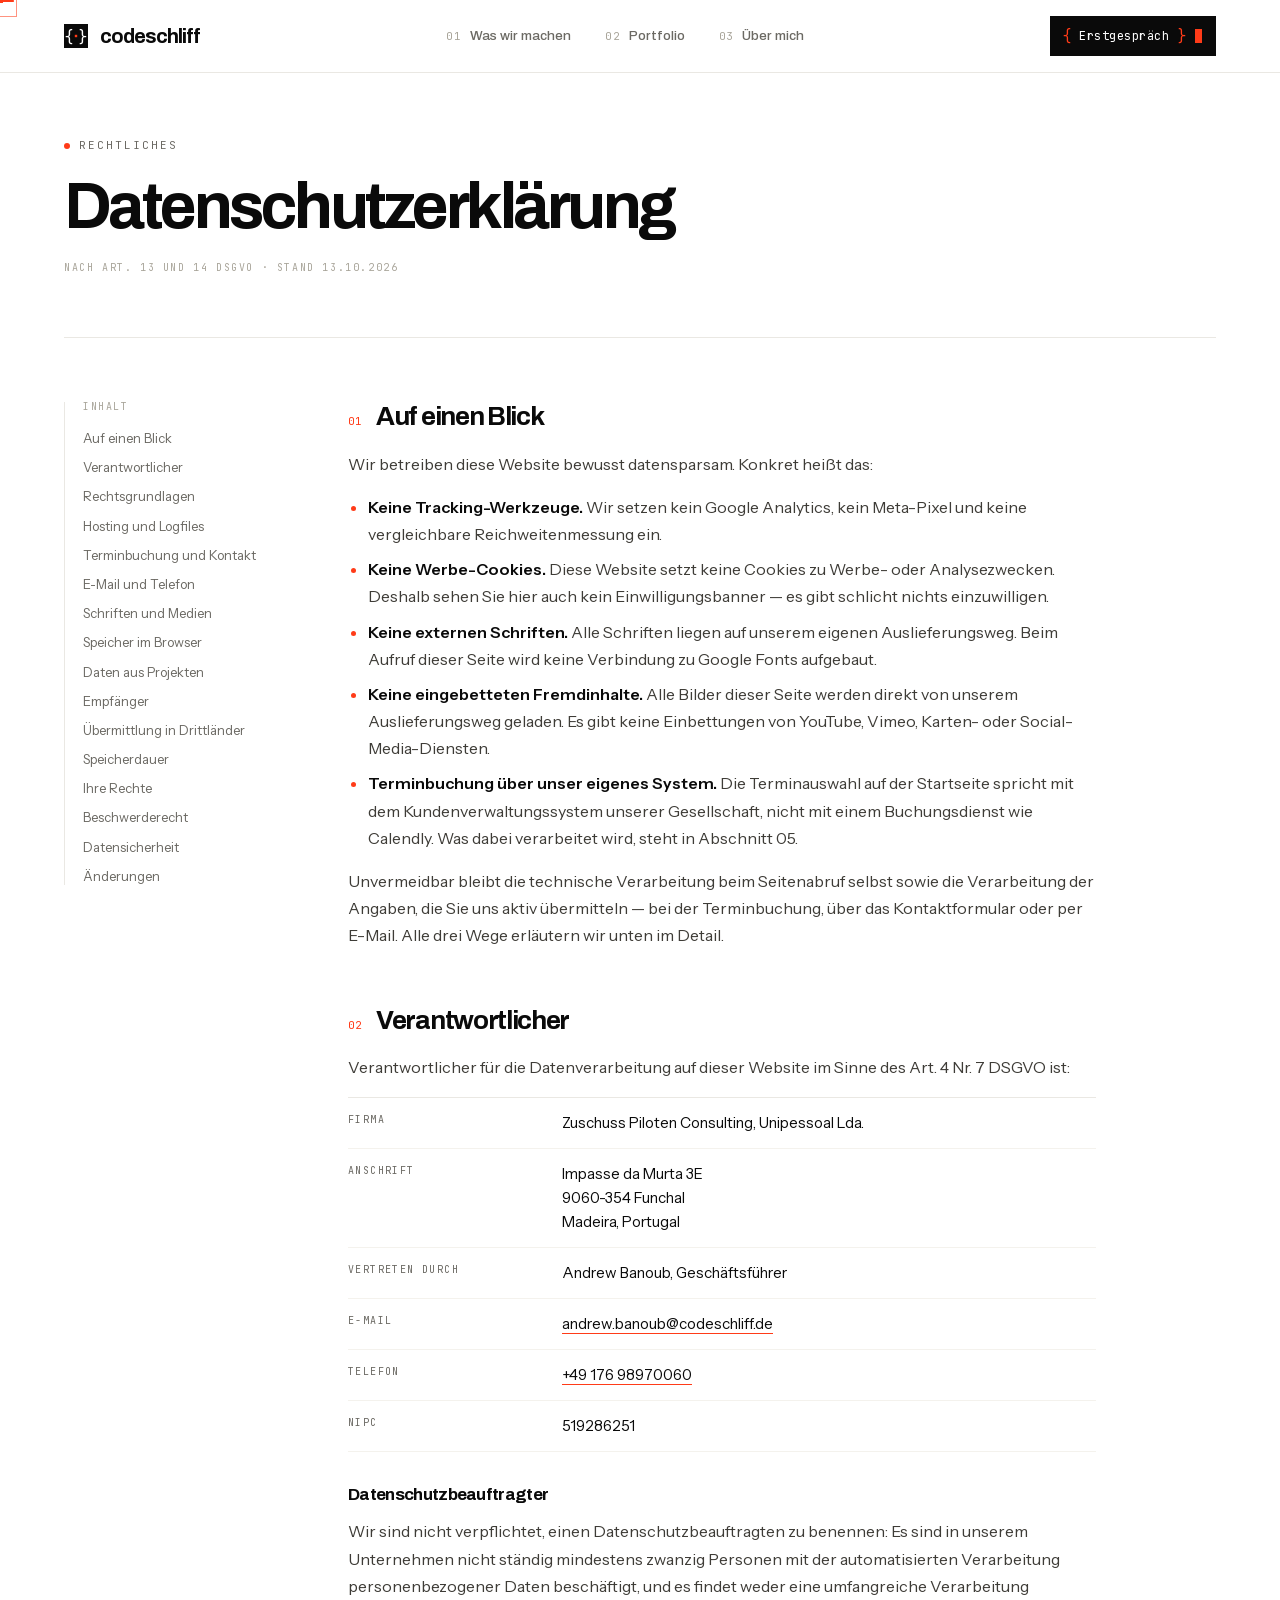
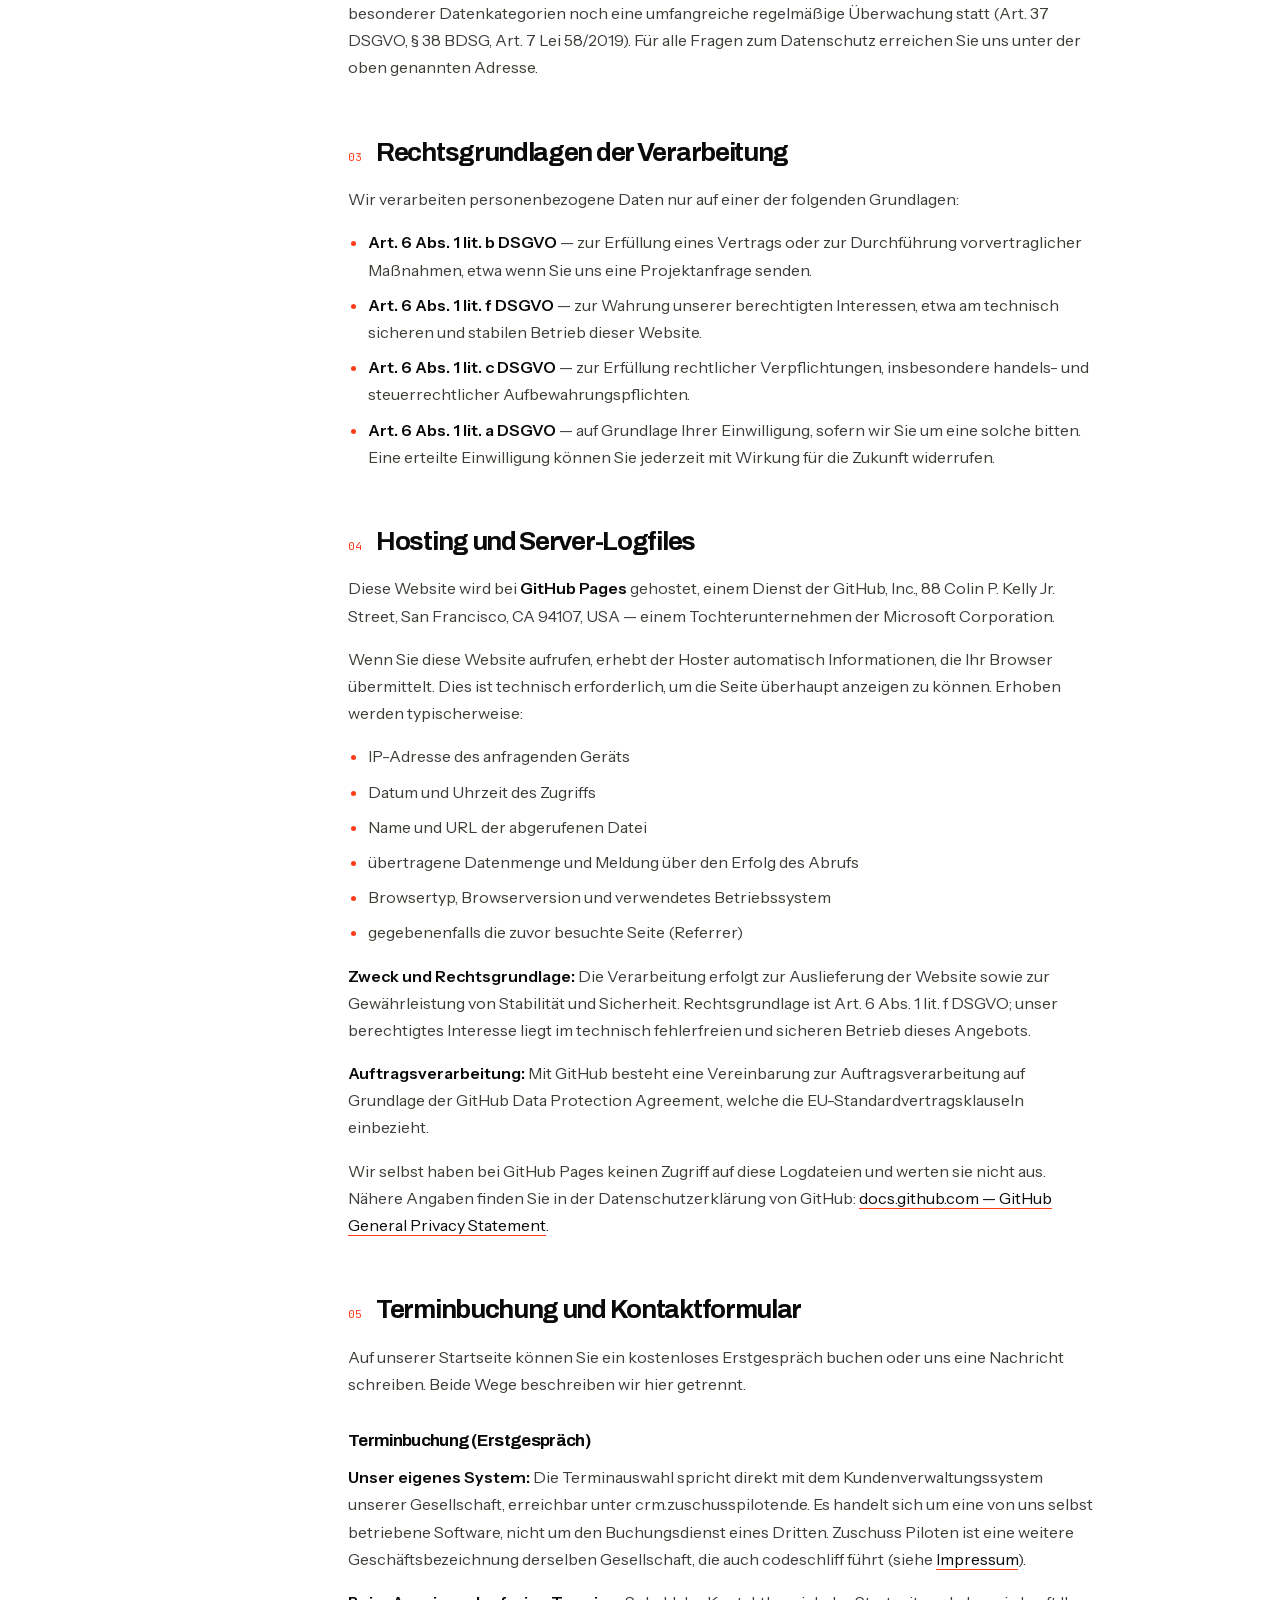
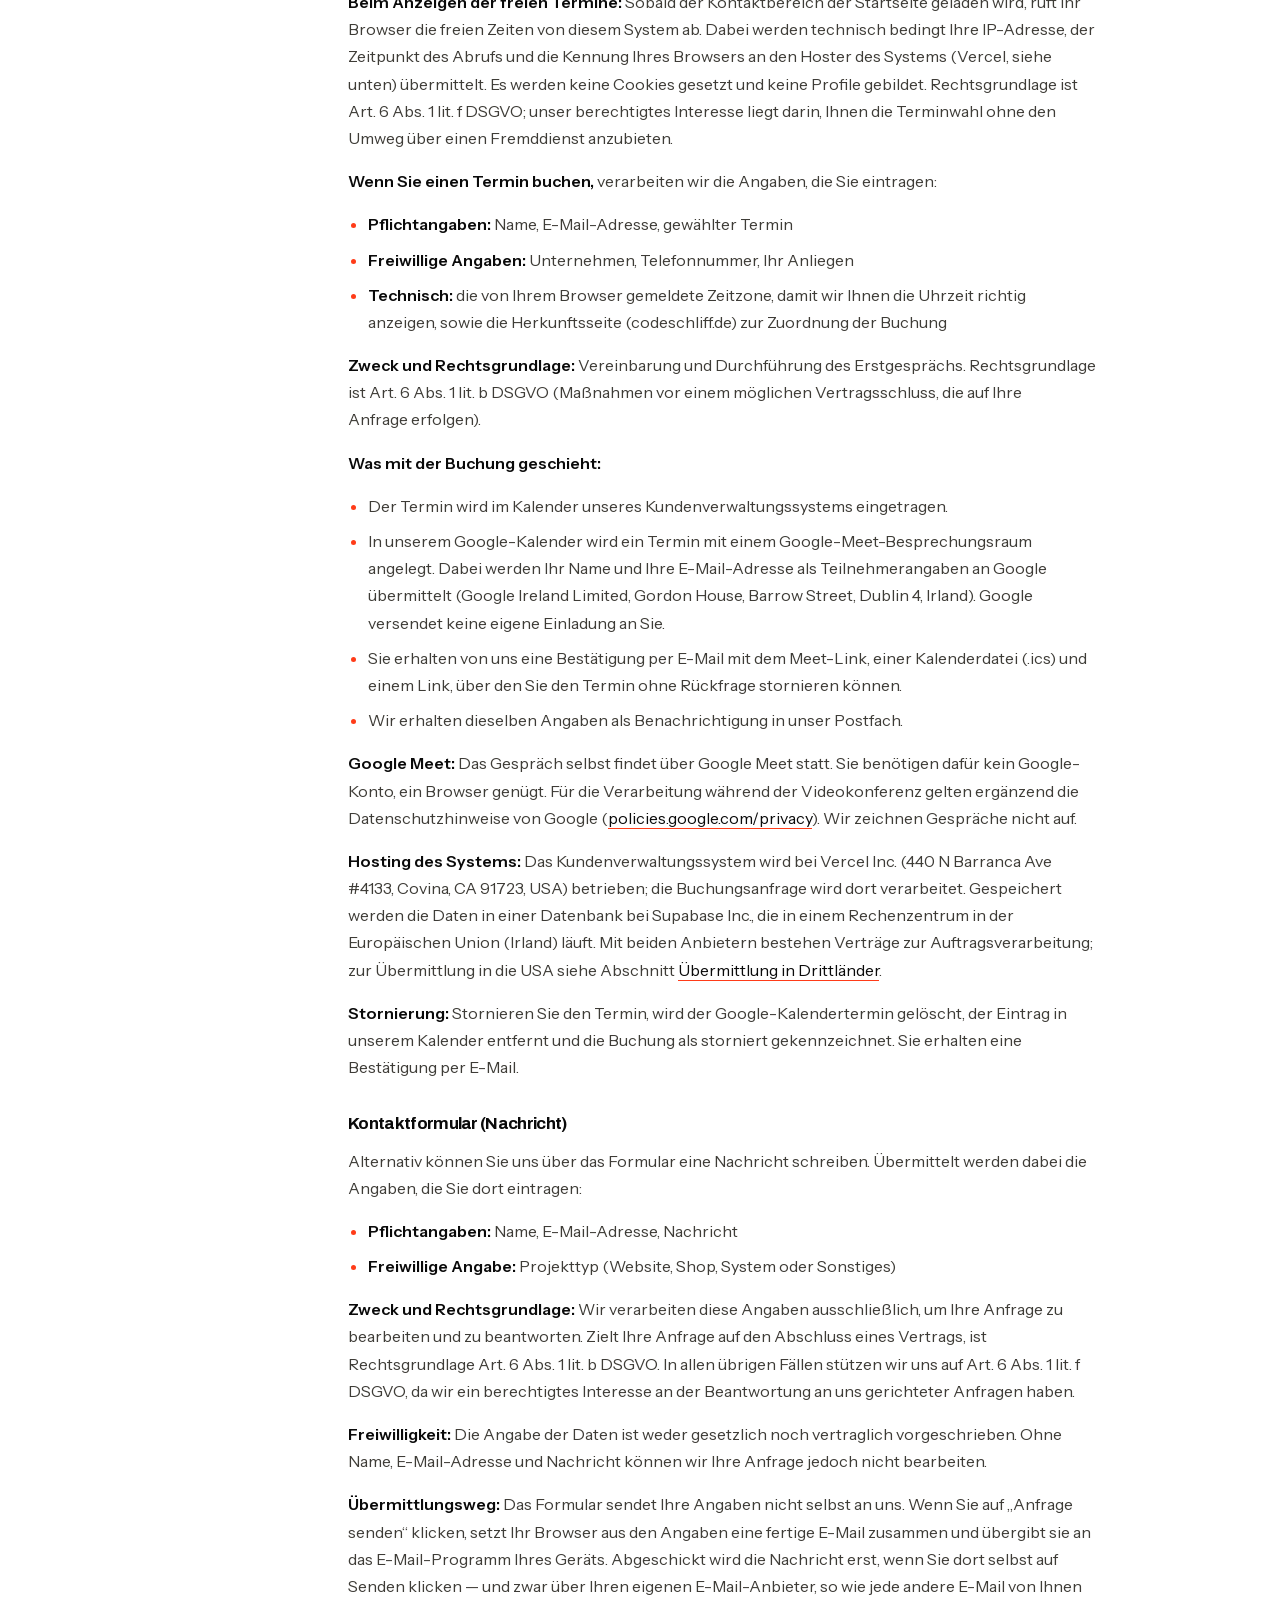
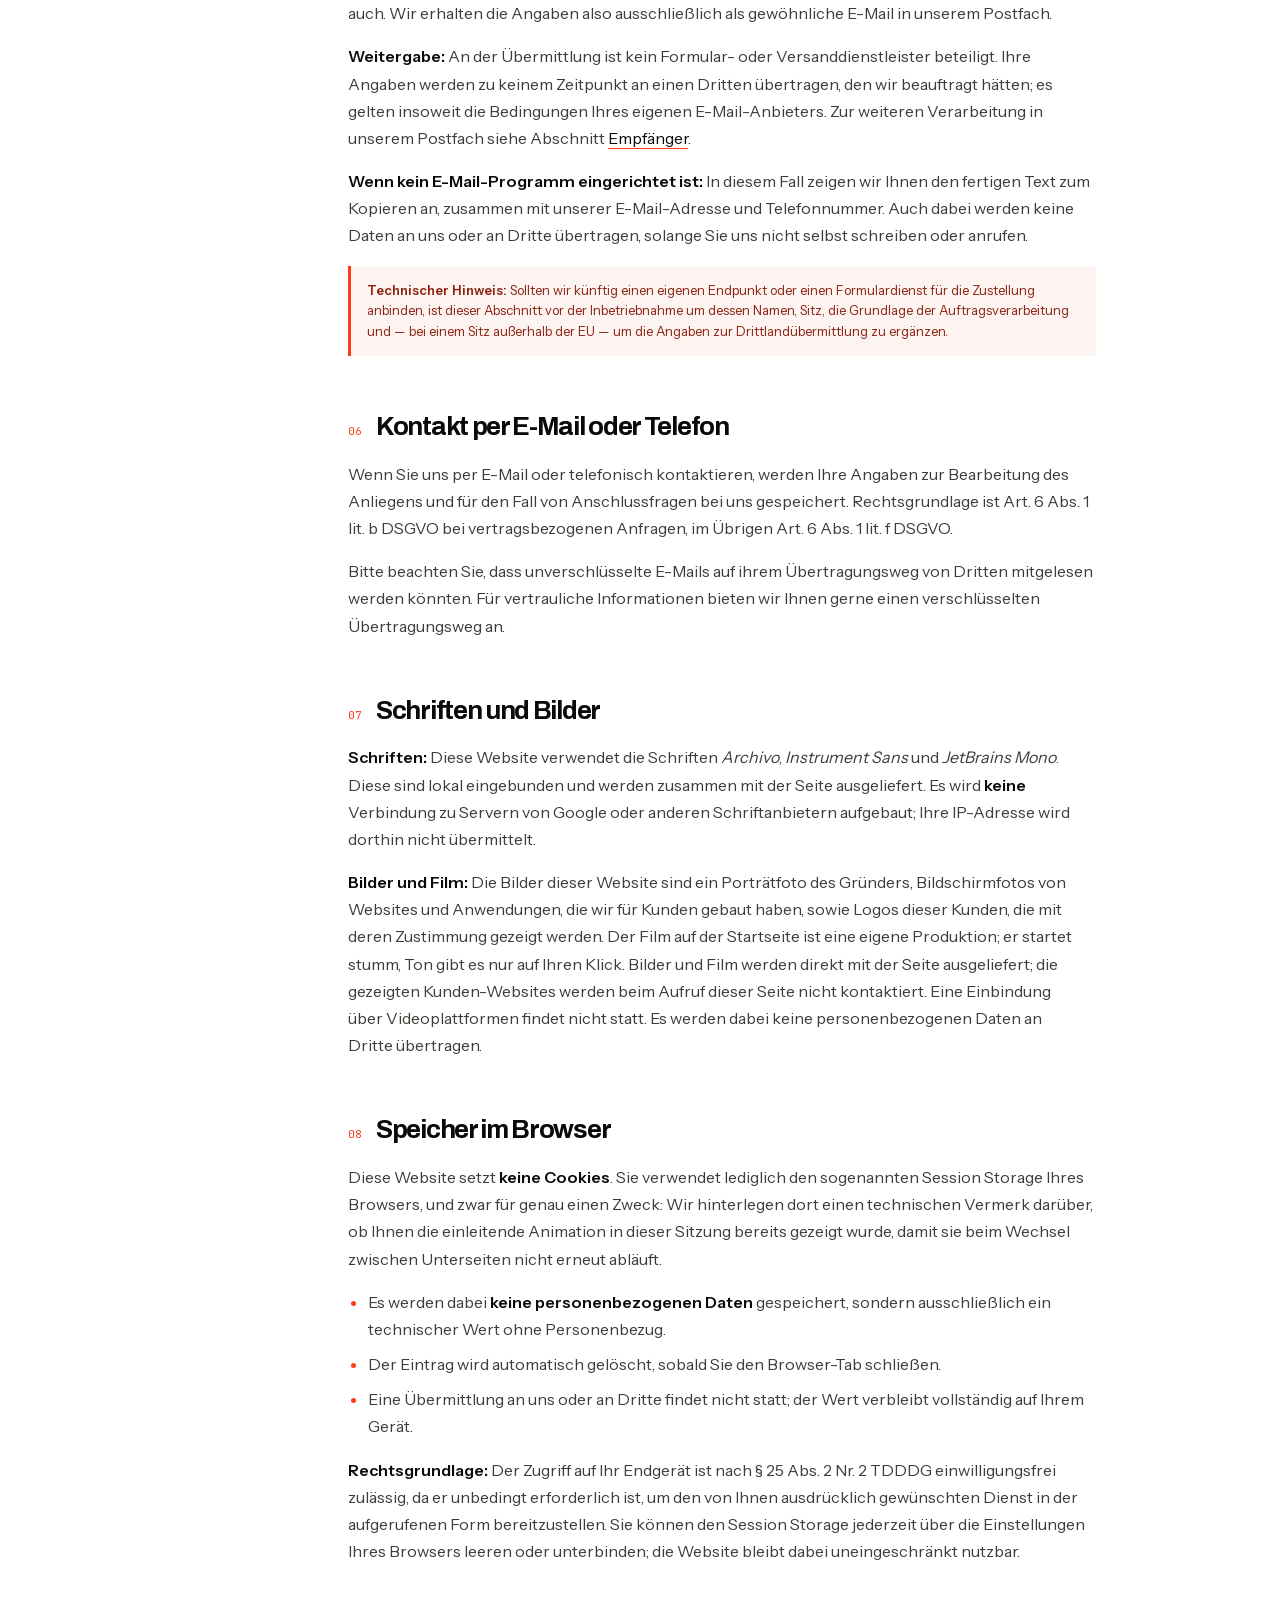
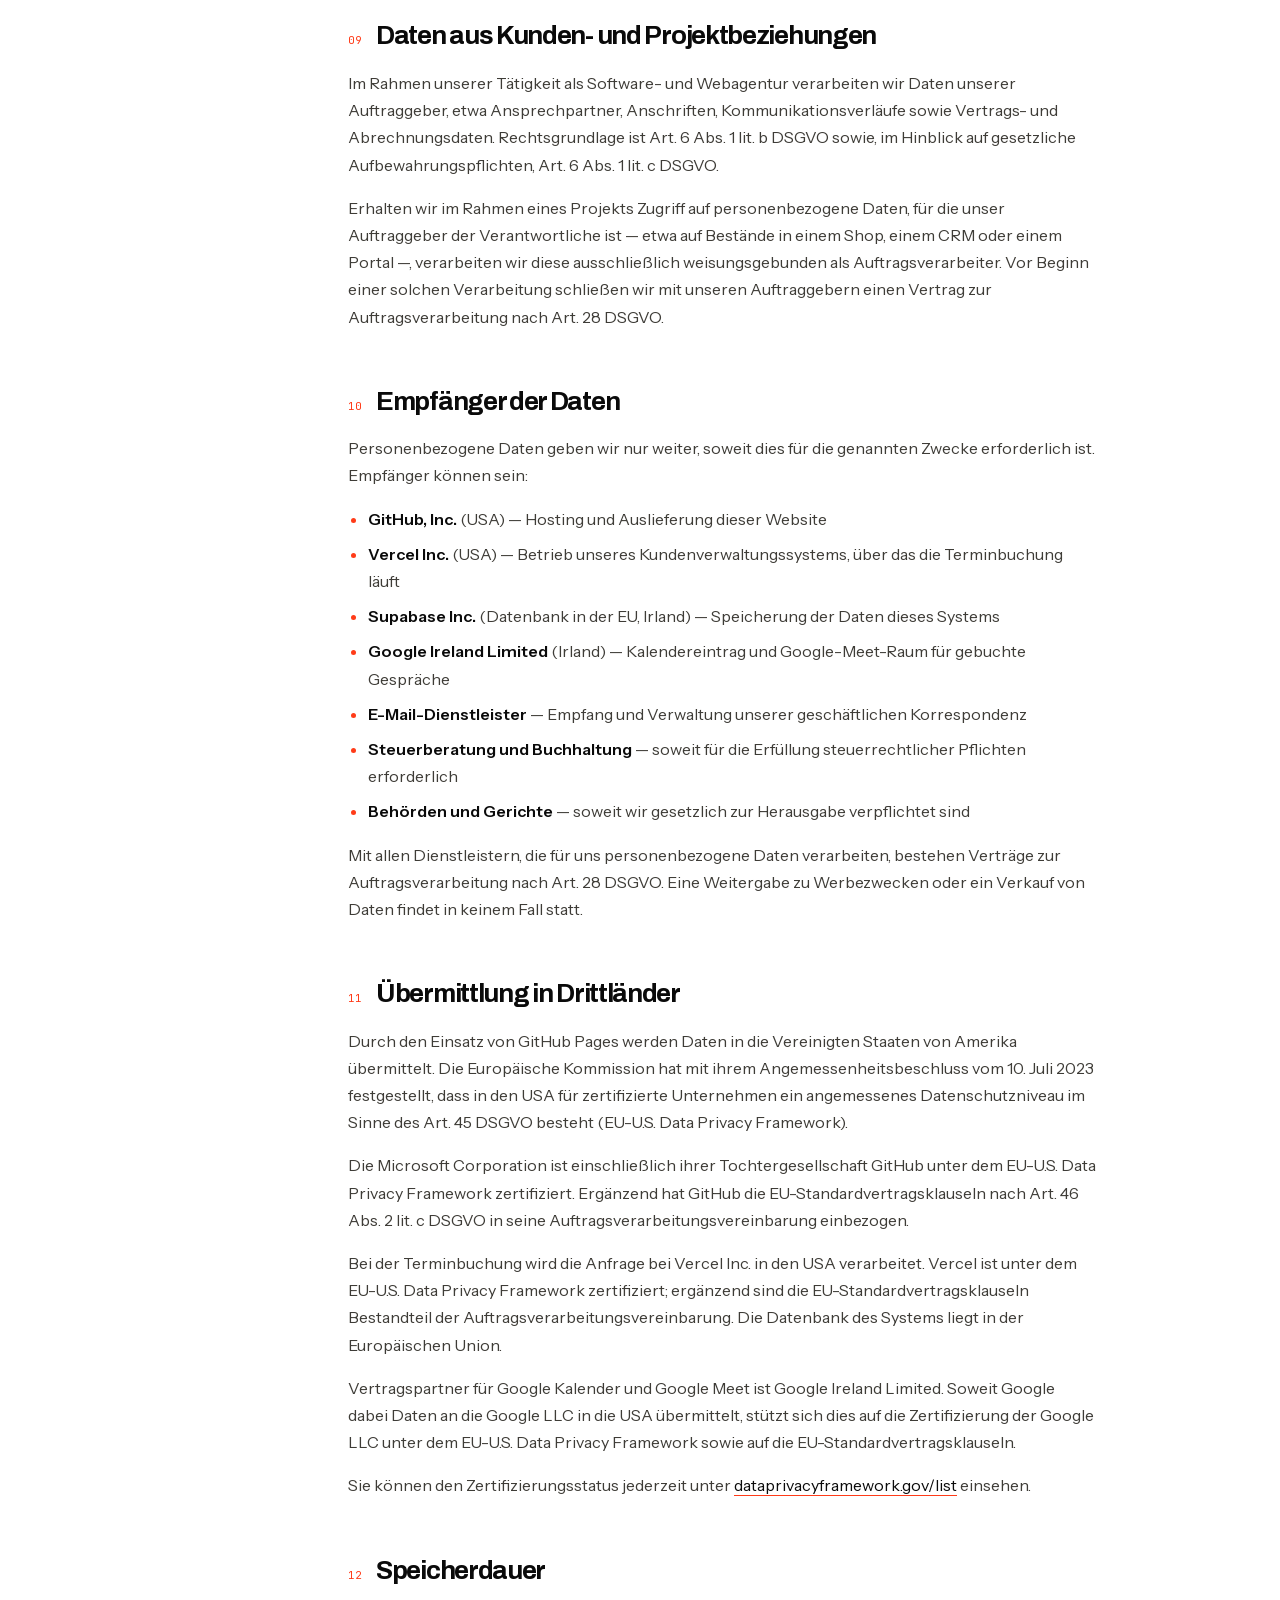
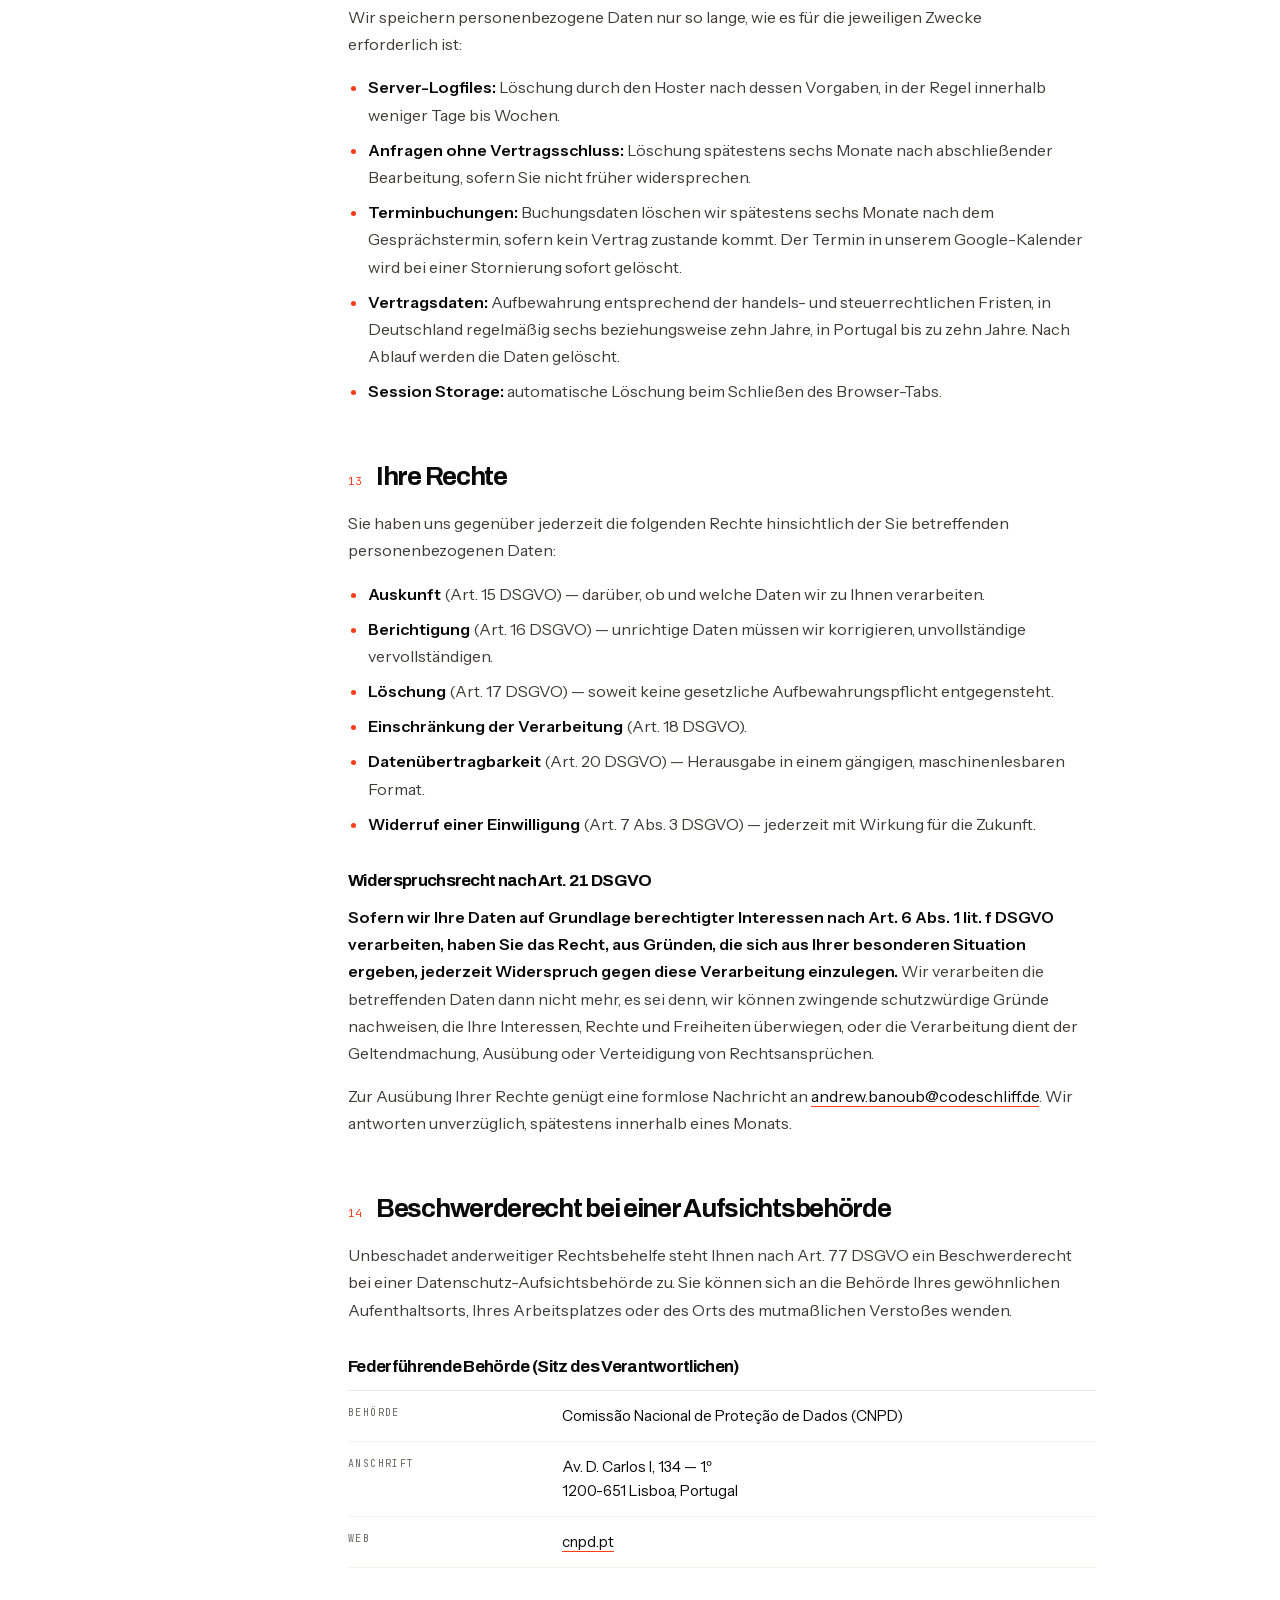
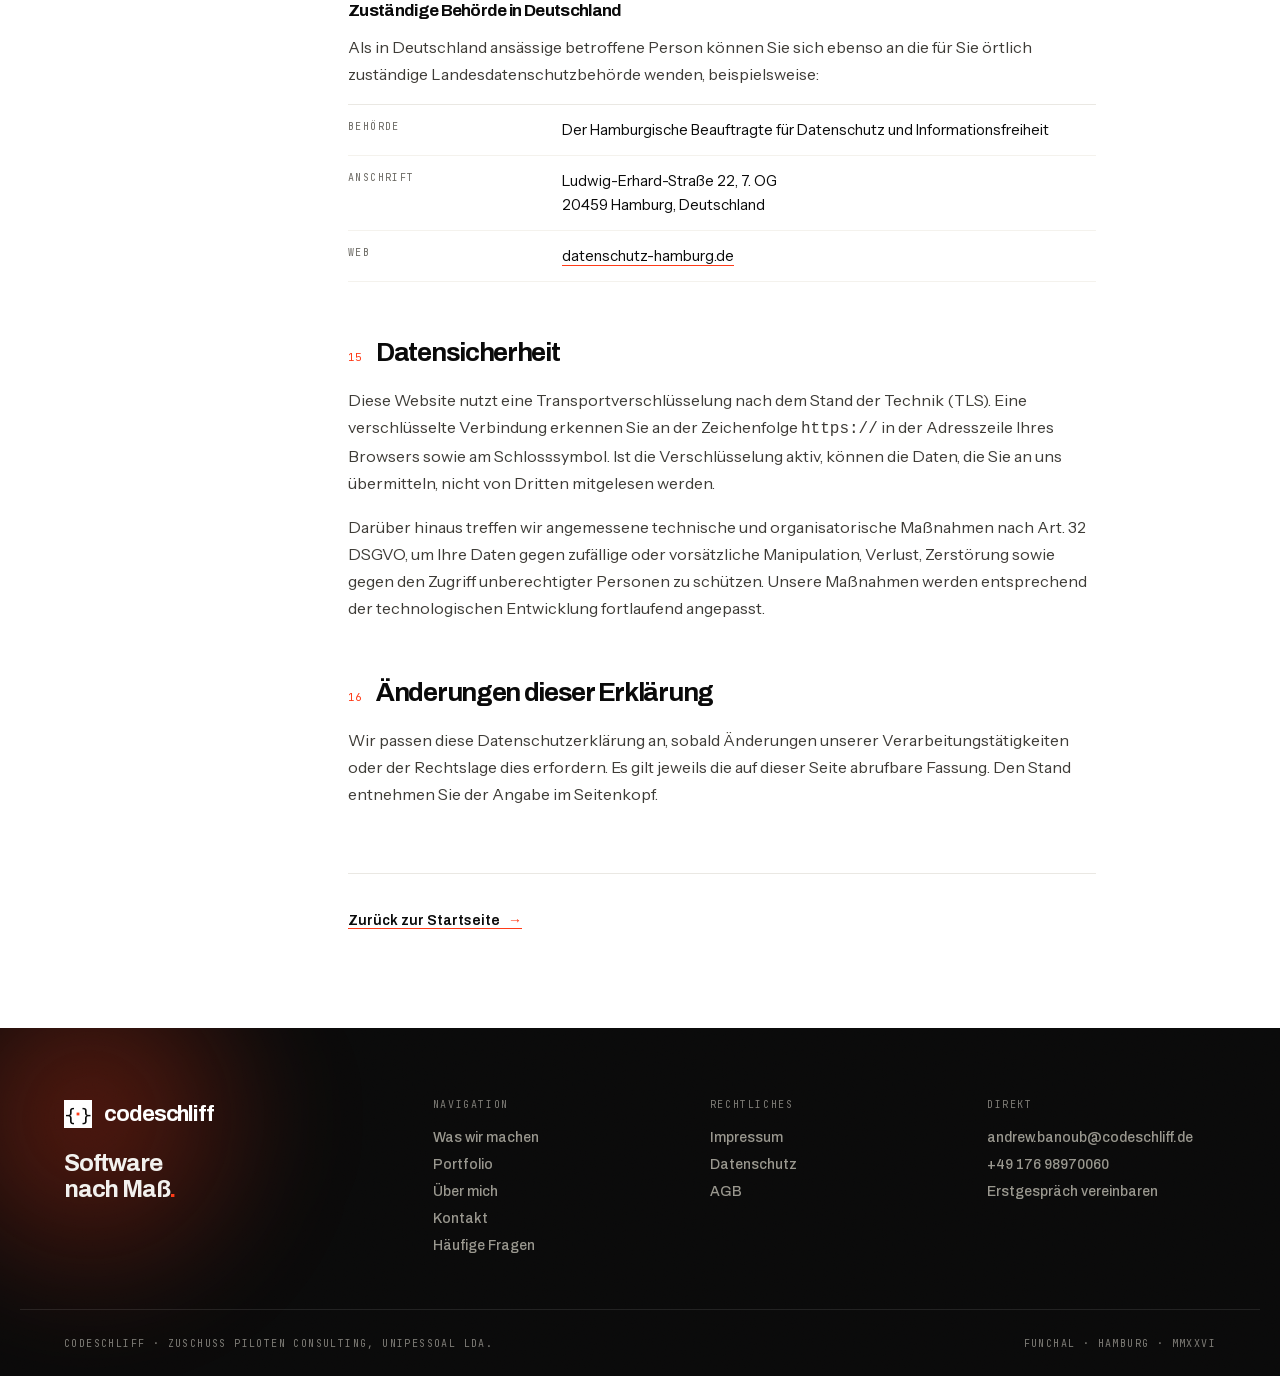
<file: datenschutz.html>
<!DOCTYPE html>
<html lang="de">
<head>
  <meta charset="UTF-8">
  <meta name="viewport" content="width=device-width, initial-scale=1.0">
  <title>Datenschutzerklärung — codeschliff</title>
  <meta name="description" content="Informationen zur Verarbeitung personenbezogener Daten nach Art. 13 und 14 DSGVO auf codeschliff.de.">
  <link rel="canonical" href="https://codeschliff.de/datenschutz.html">
  <meta name="robots" content="index, follow">
  <meta name="theme-color" content="#0A0A0A">

  <link rel="icon" type="image/png" sizes="32x32" href="assets/img/favicon-32.png">
  <link rel="icon" type="image/png" sizes="16x16" href="assets/img/favicon-16.png">
  <link rel="apple-touch-icon" sizes="180x180" href="assets/img/apple-touch-icon.png">
  <link rel="manifest" href="site.webmanifest">

  <link rel="stylesheet" href="css/fonts.css">
  <link rel="stylesheet" href="css/tokens.css">
  <link rel="stylesheet" href="css/style.css">
  <link rel="stylesheet" href="css/legal.css">
  <noscript><style>.cursor, .scroll-progress { display: none !important; }</style></noscript>
</head>
<body>

  <a class="skip-link" href="#inhalt">Zum Inhalt springen</a>

  <div class="cursor" id="cursor" aria-hidden="true">
    <div class="cursor__dot" id="cursorDot"></div>
    <div class="cursor__ring" id="cursorRing"><span class="cursor__label" id="cursorLabel"></span></div>
  </div>
  <div class="scroll-progress" id="scrollProgress" aria-hidden="true"></div>

  <header class="header is-scrolled" id="header">
    <div class="header__inner">
      <a href="index.html" class="header__brand" data-cursor="link" aria-label="codeschliff — zur Startseite">
        <svg class="logo-mark" width="24" height="24" viewBox="0 0 100 100" aria-hidden="true">
          <rect width="100" height="100" fill="#0A0A0A"/>
          <text x="21" y="54" font-size="66" text-anchor="middle" dominant-baseline="central" fill="#FFFFFF">{</text>
          <rect x="45" y="45" width="10" height="10" fill="#FF3B18"/>
          <text x="79" y="54" font-size="66" text-anchor="middle" dominant-baseline="central" fill="#FFFFFF">}</text>
        </svg>
        <span class="header__wordmark">codeschliff</span>
      </a>
      <nav class="header__nav" aria-label="Hauptnavigation">
        <a href="index.html#was" class="header__link" data-cursor="link"><span class="header__num">01</span><span>Was wir machen</span></a>
        <a href="index.html#arbeiten" class="header__link" data-cursor="link"><span class="header__num">02</span><span>Portfolio</span></a>
        <a href="index.html#studio" class="header__link" data-cursor="link"><span class="header__num">03</span><span>Über mich</span></a>
      </nav>
      <div class="header__side">
        <a href="index.html#kontakt" class="btn-code header__cta" data-cursor="button" data-magnetic aria-label="Erstgespräch vereinbaren">
          <span class="btn-code__klammer" aria-hidden="true">{</span>
          <span class="btn-code__text">Erstgespräch</span>
          <span class="btn-code__klammer" aria-hidden="true">}</span>
          <span class="btn-code__cursor" aria-hidden="true"></span>
        </a>
      </div>
      <button class="header__burger" id="burger" aria-label="Menü öffnen" aria-expanded="false" aria-controls="mobileNav">
        <span></span><span></span>
      </button>
    </div>
  </header>

  <div class="mobile-nav" id="mobileNav" aria-hidden="true">
    <nav class="mobile-nav__list" aria-label="Mobile Navigation">
      <a href="index.html#was" class="mobile-nav__link"><span>01</span>Was wir machen</a>
      <a href="index.html#arbeiten" class="mobile-nav__link"><span>02</span>Portfolio</a>
      <a href="index.html#studio" class="mobile-nav__link"><span>03</span>Über mich</a>
      <a href="index.html#kontakt" class="mobile-nav__link mobile-nav__link--active"><span>04</span>Erstgespräch</a>
    </nav>
    <div class="mobile-nav__meta">
      <span>andrew.banoub@codeschliff.de</span>
      <span>Funchal · Hamburg</span>
    </div>
  </div>

  <main class="legal" id="inhalt" tabindex="-1">
    <div class="legal__head">
      <div class="label">Rechtliches</div>
      <h1 class="legal__title">Datenschutz&shy;erklärung</h1>
      <div class="legal__stand">Nach Art. 13 und 14 DSGVO · Stand 13.10.2026</div>
    </div>

    <div class="legal__body">
      <nav class="legal__toc" aria-label="Inhalt dieser Seite">
        <div class="legal__toc-label">Inhalt</div>
        <a href="#ueberblick">Auf einen Blick</a>
        <a href="#verantwortlicher">Verantwortlicher</a>
        <a href="#grundlagen">Rechtsgrundlagen</a>
        <a href="#hosting">Hosting und Logfiles</a>
        <a href="#kontaktformular">Terminbuchung und Kontakt</a>
        <a href="#email">E-Mail und Telefon</a>
        <a href="#schriften">Schriften und Medien</a>
        <a href="#speicher">Speicher im Browser</a>
        <a href="#mandanten">Daten aus Projekten</a>
        <a href="#empfaenger">Empfänger</a>
        <a href="#drittland">Übermittlung in Drittländer</a>
        <a href="#dauer">Speicherdauer</a>
        <a href="#rechte">Ihre Rechte</a>
        <a href="#beschwerde">Beschwerderecht</a>
        <a href="#sicherheit">Datensicherheit</a>
        <a href="#aenderungen">Änderungen</a>
      </nav>

      <div class="legal__content">

        <section id="ueberblick">
          <h2><span class="num">01</span>Auf einen Blick</h2>
          <p>Wir betreiben diese Website bewusst datensparsam. Konkret heißt das:</p>
          <ul>
            <li><strong>Keine Tracking-Werkzeuge.</strong> Wir setzen kein Google Analytics, kein Meta-Pixel und keine vergleichbare Reichweitenmessung ein.</li>
            <li><strong>Keine Werbe-Cookies.</strong> Diese Website setzt keine Cookies zu Werbe- oder Analysezwecken. Deshalb sehen Sie hier auch kein Einwilligungsbanner — es gibt schlicht nichts einzuwilligen.</li>
            <li><strong>Keine externen Schriften.</strong> Alle Schriften liegen auf unserem eigenen Auslieferungsweg. Beim Aufruf dieser Seite wird keine Verbindung zu Google Fonts aufgebaut.</li>
            <li><strong>Keine eingebetteten Fremdinhalte.</strong> Alle Bilder dieser Seite werden direkt von unserem Auslieferungsweg geladen. Es gibt keine Einbettungen von YouTube, Vimeo, Karten- oder Social-Media-Diensten.</li>
            <li><strong>Terminbuchung über unser eigenes System.</strong> Die Terminauswahl auf der Startseite spricht mit dem Kundenverwaltungssystem unserer Gesellschaft, nicht mit einem Buchungsdienst wie Calendly. Was dabei verarbeitet wird, steht in Abschnitt&nbsp;05.</li>
          </ul>
          <p>Unvermeidbar bleibt die technische Verarbeitung beim Seitenabruf selbst sowie die Verarbeitung der Angaben, die Sie uns aktiv übermitteln &mdash; bei der Terminbuchung, über das Kontaktformular oder per E-Mail. Alle drei Wege erläutern wir unten im Detail.</p>
        </section>

        <section id="verantwortlicher">
          <h2><span class="num">02</span>Verantwortlicher</h2>
          <p>Verantwortlicher für die Datenverarbeitung auf dieser Website im Sinne des Art.&nbsp;4 Nr.&nbsp;7 DSGVO ist:</p>
          <dl class="legal__data">
            <div><dt>Firma</dt><dd>Zuschuss Piloten Consulting, Unipessoal&nbsp;Lda.</dd></div>
            <div><dt>Anschrift</dt><dd>Impasse da Murta 3E<br>9060-354 Funchal<br>Madeira, Portugal</dd></div>
            <div><dt>Vertreten durch</dt><dd>Andrew Banoub, Geschäftsführer</dd></div>
            <div><dt>E-Mail</dt><dd><a href="mailto:andrew.banoub@codeschliff.de">andrew.banoub@codeschliff.de</a></dd></div>
            <div><dt>Telefon</dt><dd><a href="tel:+4917698970060">+49 176 98970060</a></dd></div>
            <div><dt>NIPC</dt><dd>519286251</dd></div>
          </dl>

          <h3>Datenschutzbeauftragter</h3>
          <p>Wir sind nicht verpflichtet, einen Datenschutzbeauftragten zu benennen: Es sind in unserem Unternehmen nicht ständig mindestens zwanzig Personen mit der automatisierten Verarbeitung personenbezogener Daten beschäftigt, und es findet weder eine umfangreiche Verarbeitung besonderer Datenkategorien noch eine umfangreiche regelmäßige Überwachung statt (Art.&nbsp;37 DSGVO, §&nbsp;38 BDSG, Art.&nbsp;7 Lei&nbsp;58/2019). Für alle Fragen zum Datenschutz erreichen Sie uns unter der oben genannten Adresse.</p>
        </section>

        <section id="grundlagen">
          <h2><span class="num">03</span>Rechtsgrundlagen der Verarbeitung</h2>
          <p>Wir verarbeiten personenbezogene Daten nur auf einer der folgenden Grundlagen:</p>
          <ul>
            <li><strong>Art.&nbsp;6 Abs.&nbsp;1 lit.&nbsp;b DSGVO</strong> — zur Erfüllung eines Vertrags oder zur Durchführung vorvertraglicher Maßnahmen, etwa wenn Sie uns eine Projektanfrage senden.</li>
            <li><strong>Art.&nbsp;6 Abs.&nbsp;1 lit.&nbsp;f DSGVO</strong> — zur Wahrung unserer berechtigten Interessen, etwa am technisch sicheren und stabilen Betrieb dieser Website.</li>
            <li><strong>Art.&nbsp;6 Abs.&nbsp;1 lit.&nbsp;c DSGVO</strong> — zur Erfüllung rechtlicher Verpflichtungen, insbesondere handels- und steuerrechtlicher Aufbewahrungspflichten.</li>
            <li><strong>Art.&nbsp;6 Abs.&nbsp;1 lit.&nbsp;a DSGVO</strong> — auf Grundlage Ihrer Einwilligung, sofern wir Sie um eine solche bitten. Eine erteilte Einwilligung können Sie jederzeit mit Wirkung für die Zukunft widerrufen.</li>
          </ul>
        </section>

        <section id="hosting">
          <h2><span class="num">04</span>Hosting und Server-Logfiles</h2>
          <p>Diese Website wird bei <strong>GitHub Pages</strong> gehostet, einem Dienst der GitHub,&nbsp;Inc., 88 Colin P. Kelly Jr. Street, San Francisco, CA 94107, USA — einem Tochterunternehmen der Microsoft Corporation.</p>
          <p>Wenn Sie diese Website aufrufen, erhebt der Hoster automatisch Informationen, die Ihr Browser übermittelt. Dies ist technisch erforderlich, um die Seite überhaupt anzeigen zu können. Erhoben werden typischerweise:</p>
          <ul>
            <li>IP-Adresse des anfragenden Geräts</li>
            <li>Datum und Uhrzeit des Zugriffs</li>
            <li>Name und URL der abgerufenen Datei</li>
            <li>übertragene Datenmenge und Meldung über den Erfolg des Abrufs</li>
            <li>Browsertyp, Browserversion und verwendetes Betriebssystem</li>
            <li>gegebenenfalls die zuvor besuchte Seite (Referrer)</li>
          </ul>
          <p><strong>Zweck und Rechtsgrundlage:</strong> Die Verarbeitung erfolgt zur Auslieferung der Website sowie zur Gewährleistung von Stabilität und Sicherheit. Rechtsgrundlage ist Art.&nbsp;6 Abs.&nbsp;1 lit.&nbsp;f DSGVO; unser berechtigtes Interesse liegt im technisch fehlerfreien und sicheren Betrieb dieses Angebots.</p>
          <p><strong>Auftragsverarbeitung:</strong> Mit GitHub besteht eine Vereinbarung zur Auftragsverarbeitung auf Grundlage der GitHub Data Protection Agreement, welche die EU-Standardvertragsklauseln einbezieht.</p>
          <p>Wir selbst haben bei GitHub Pages keinen Zugriff auf diese Logdateien und werten sie nicht aus. Nähere Angaben finden Sie in der Datenschutzerklärung von GitHub: <a href="https://docs.github.com/de/site-policy/privacy-policies/github-general-privacy-statement" rel="noopener noreferrer" target="_blank">docs.github.com — GitHub General Privacy Statement</a>.</p>
        </section>

        <section id="kontaktformular">
          <h2><span class="num">05</span>Terminbuchung und Kontaktformular</h2>
          <p>Auf unserer Startseite können Sie ein kostenloses Erstgespräch buchen oder uns eine Nachricht schreiben. Beide Wege beschreiben wir hier getrennt.</p>

          <h3>Terminbuchung (Erstgespräch)</h3>
          <p><strong>Unser eigenes System:</strong> Die Terminauswahl spricht direkt mit dem Kundenverwaltungssystem unserer Gesellschaft, erreichbar unter crm.zuschusspiloten.de. Es handelt sich um eine von uns selbst betriebene Software, nicht um den Buchungsdienst eines Dritten. Zuschuss Piloten ist eine weitere Geschäftsbezeichnung derselben Gesellschaft, die auch codeschliff führt (siehe <a href="impressum.html">Impressum</a>).</p>
          <p><strong>Beim Anzeigen der freien Termine:</strong> Sobald der Kontaktbereich der Startseite geladen wird, ruft Ihr Browser die freien Zeiten von diesem System ab. Dabei werden technisch bedingt Ihre IP-Adresse, der Zeitpunkt des Abrufs und die Kennung Ihres Browsers an den Hoster des Systems (Vercel, siehe unten) übermittelt. Es werden keine Cookies gesetzt und keine Profile gebildet. Rechtsgrundlage ist Art.&nbsp;6 Abs.&nbsp;1 lit.&nbsp;f DSGVO; unser berechtigtes Interesse liegt darin, Ihnen die Terminwahl ohne den Umweg über einen Fremddienst anzubieten.</p>
          <p><strong>Wenn Sie einen Termin buchen,</strong> verarbeiten wir die Angaben, die Sie eintragen:</p>
          <ul>
            <li><strong>Pflichtangaben:</strong> Name, E-Mail-Adresse, gewählter Termin</li>
            <li><strong>Freiwillige Angaben:</strong> Unternehmen, Telefonnummer, Ihr Anliegen</li>
            <li><strong>Technisch:</strong> die von Ihrem Browser gemeldete Zeitzone, damit wir Ihnen die Uhrzeit richtig anzeigen, sowie die Herkunftsseite (codeschliff.de) zur Zuordnung der Buchung</li>
          </ul>
          <p><strong>Zweck und Rechtsgrundlage:</strong> Vereinbarung und Durchführung des Erstgesprächs. Rechtsgrundlage ist Art.&nbsp;6 Abs.&nbsp;1 lit.&nbsp;b DSGVO (Maßnahmen vor einem möglichen Vertragsschluss, die auf Ihre Anfrage erfolgen).</p>
          <p><strong>Was mit der Buchung geschieht:</strong></p>
          <ul>
            <li>Der Termin wird im Kalender unseres Kundenverwaltungssystems eingetragen.</li>
            <li>In unserem Google-Kalender wird ein Termin mit einem Google-Meet-Besprechungsraum angelegt. Dabei werden Ihr Name und Ihre E-Mail-Adresse als Teilnehmerangaben an Google übermittelt (Google Ireland Limited, Gordon House, Barrow Street, Dublin&nbsp;4, Irland). Google versendet keine eigene Einladung an Sie.</li>
            <li>Sie erhalten von uns eine Bestätigung per E-Mail mit dem Meet-Link, einer Kalenderdatei (.ics) und einem Link, über den Sie den Termin ohne Rückfrage stornieren können.</li>
            <li>Wir erhalten dieselben Angaben als Benachrichtigung in unser Postfach.</li>
          </ul>
          <p><strong>Google Meet:</strong> Das Gespräch selbst findet über Google Meet statt. Sie benötigen dafür kein Google-Konto, ein Browser genügt. Für die Verarbeitung während der Videokonferenz gelten ergänzend die Datenschutzhinweise von Google (<a href="https://policies.google.com/privacy?hl=de" rel="noopener noreferrer" target="_blank">policies.google.com/privacy</a>). Wir zeichnen Gespräche nicht auf.</p>
          <p><strong>Hosting des Systems:</strong> Das Kundenverwaltungssystem wird bei Vercel Inc. (440 N Barranca Ave #4133, Covina, CA 91723, USA) betrieben; die Buchungsanfrage wird dort verarbeitet. Gespeichert werden die Daten in einer Datenbank bei Supabase Inc., die in einem Rechenzentrum in der Europäischen Union (Irland) läuft. Mit beiden Anbietern bestehen Verträge zur Auftragsverarbeitung; zur Übermittlung in die USA siehe Abschnitt <a href="#drittland">Übermittlung in Drittländer</a>.</p>
          <p><strong>Stornierung:</strong> Stornieren Sie den Termin, wird der Google-Kalendertermin gelöscht, der Eintrag in unserem Kalender entfernt und die Buchung als storniert gekennzeichnet. Sie erhalten eine Bestätigung per E-Mail.</p>

          <h3>Kontaktformular (Nachricht)</h3>
          <p>Alternativ können Sie uns über das Formular eine Nachricht schreiben. Übermittelt werden dabei die Angaben, die Sie dort eintragen:</p>
          <ul>
            <li><strong>Pflichtangaben:</strong> Name, E-Mail-Adresse, Nachricht</li>
            <li><strong>Freiwillige Angabe:</strong> Projekttyp (Website, Shop, System oder Sonstiges)</li>
          </ul>
          <p><strong>Zweck und Rechtsgrundlage:</strong> Wir verarbeiten diese Angaben ausschließlich, um Ihre Anfrage zu bearbeiten und zu beantworten. Zielt Ihre Anfrage auf den Abschluss eines Vertrags, ist Rechtsgrundlage Art.&nbsp;6 Abs.&nbsp;1 lit.&nbsp;b DSGVO. In allen übrigen Fällen stützen wir uns auf Art.&nbsp;6 Abs.&nbsp;1 lit.&nbsp;f DSGVO, da wir ein berechtigtes Interesse an der Beantwortung an uns gerichteter Anfragen haben.</p>
          <p><strong>Freiwilligkeit:</strong> Die Angabe der Daten ist weder gesetzlich noch vertraglich vorgeschrieben. Ohne Name, E-Mail-Adresse und Nachricht können wir Ihre Anfrage jedoch nicht bearbeiten.</p>
          <p><strong>Übermittlungsweg:</strong> Das Formular sendet Ihre Angaben nicht selbst an uns. Wenn Sie auf &bdquo;Anfrage senden&ldquo; klicken, setzt Ihr Browser aus den Angaben eine fertige E-Mail zusammen und übergibt sie an das E-Mail-Programm Ihres Geräts. Abgeschickt wird die Nachricht erst, wenn Sie dort selbst auf Senden klicken &mdash; und zwar über Ihren eigenen E-Mail-Anbieter, so wie jede andere E-Mail von Ihnen auch. Wir erhalten die Angaben also ausschließlich als gewöhnliche E-Mail in unserem Postfach.</p>
          <p><strong>Weitergabe:</strong> An der Übermittlung ist kein Formular- oder Versanddienstleister beteiligt. Ihre Angaben werden zu keinem Zeitpunkt an einen Dritten übertragen, den wir beauftragt hätten; es gelten insoweit die Bedingungen Ihres eigenen E-Mail-Anbieters. Zur weiteren Verarbeitung in unserem Postfach siehe Abschnitt <a href="#empfaenger">Empfänger</a>.</p>
          <p><strong>Wenn kein E-Mail-Programm eingerichtet ist:</strong> In diesem Fall zeigen wir Ihnen den fertigen Text zum Kopieren an, zusammen mit unserer E-Mail-Adresse und Telefonnummer. Auch dabei werden keine Daten an uns oder an Dritte übertragen, solange Sie uns nicht selbst schreiben oder anrufen.</p>

          <div class="legal__note">
            <p><strong>Technischer Hinweis:</strong> Sollten wir künftig einen eigenen Endpunkt oder einen Formulardienst für die Zustellung anbinden, ist dieser Abschnitt vor der Inbetriebnahme um dessen Namen, Sitz, die Grundlage der Auftragsverarbeitung und &mdash; bei einem Sitz außerhalb der EU &mdash; um die Angaben zur Drittlandübermittlung zu ergänzen.</p>
          </div>
        </section>

        <section id="email">
          <h2><span class="num">06</span>Kontakt per E-Mail oder Telefon</h2>
          <p>Wenn Sie uns per E-Mail oder telefonisch kontaktieren, werden Ihre Angaben zur Bearbeitung des Anliegens und für den Fall von Anschlussfragen bei uns gespeichert. Rechtsgrundlage ist Art.&nbsp;6 Abs.&nbsp;1 lit.&nbsp;b DSGVO bei vertragsbezogenen Anfragen, im Übrigen Art.&nbsp;6 Abs.&nbsp;1 lit.&nbsp;f DSGVO.</p>
          <p>Bitte beachten Sie, dass unverschlüsselte E-Mails auf ihrem Übertragungsweg von Dritten mitgelesen werden könnten. Für vertrauliche Informationen bieten wir Ihnen gerne einen verschlüsselten Übertragungsweg an.</p>
        </section>

        <section id="schriften">
          <h2><span class="num">07</span>Schriften und Bilder</h2>
          <p><strong>Schriften:</strong> Diese Website verwendet die Schriften <em>Archivo</em>, <em>Instrument Sans</em> und <em>JetBrains Mono</em>. Diese sind lokal eingebunden und werden zusammen mit der Seite ausgeliefert. Es wird <strong>keine</strong> Verbindung zu Servern von Google oder anderen Schriftanbietern aufgebaut; Ihre IP-Adresse wird dorthin nicht übermittelt.</p>
          <p><strong>Bilder und Film:</strong> Die Bilder dieser Website sind ein Porträtfoto des Gründers, Bildschirmfotos von Websites und Anwendungen, die wir für Kunden gebaut haben, sowie Logos dieser Kunden, die mit deren Zustimmung gezeigt werden. Der Film auf der Startseite ist eine eigene Produktion; er startet stumm, Ton gibt es nur auf Ihren Klick. Bilder und Film werden direkt mit der Seite ausgeliefert; die gezeigten Kunden-Websites werden beim Aufruf dieser Seite nicht kontaktiert. Eine Einbindung über Videoplattformen findet nicht statt. Es werden dabei keine personenbezogenen Daten an Dritte übertragen.</p>
        </section>

        <section id="speicher">
          <h2><span class="num">08</span>Speicher im Browser</h2>
          <p>Diese Website setzt <strong>keine Cookies</strong>. Sie verwendet lediglich den sogenannten Session Storage Ihres Browsers, und zwar für genau einen Zweck: Wir hinterlegen dort einen technischen Vermerk darüber, ob Ihnen die einleitende Animation in dieser Sitzung bereits gezeigt wurde, damit sie beim Wechsel zwischen Unterseiten nicht erneut abläuft.</p>
          <ul>
            <li>Es werden dabei <strong>keine personenbezogenen Daten</strong> gespeichert, sondern ausschließlich ein technischer Wert ohne Personenbezug.</li>
            <li>Der Eintrag wird automatisch gelöscht, sobald Sie den Browser-Tab schließen.</li>
            <li>Eine Übermittlung an uns oder an Dritte findet nicht statt; der Wert verbleibt vollständig auf Ihrem Gerät.</li>
          </ul>
          <p><strong>Rechtsgrundlage:</strong> Der Zugriff auf Ihr Endgerät ist nach §&nbsp;25 Abs.&nbsp;2 Nr.&nbsp;2 TDDDG einwilligungsfrei zulässig, da er unbedingt erforderlich ist, um den von Ihnen ausdrücklich gewünschten Dienst in der aufgerufenen Form bereitzustellen. Sie können den Session Storage jederzeit über die Einstellungen Ihres Browsers leeren oder unterbinden; die Website bleibt dabei uneingeschränkt nutzbar.</p>
        </section>

        <section id="mandanten">
          <h2><span class="num">09</span>Daten aus Kunden- und Projektbeziehungen</h2>
          <p>Im Rahmen unserer Tätigkeit als Software- und Webagentur verarbeiten wir Daten unserer Auftraggeber, etwa Ansprechpartner, Anschriften, Kommunikationsverläufe sowie Vertrags- und Abrechnungsdaten. Rechtsgrundlage ist Art.&nbsp;6 Abs.&nbsp;1 lit.&nbsp;b DSGVO sowie, im Hinblick auf gesetzliche Aufbewahrungspflichten, Art.&nbsp;6 Abs.&nbsp;1 lit.&nbsp;c DSGVO.</p>
          <p>Erhalten wir im Rahmen eines Projekts Zugriff auf personenbezogene Daten, für die unser Auftraggeber der Verantwortliche ist — etwa auf Bestände in einem Shop, einem CRM oder einem Portal —, verarbeiten wir diese ausschließlich weisungsgebunden als Auftragsverarbeiter. Vor Beginn einer solchen Verarbeitung schließen wir mit unseren Auftraggebern einen Vertrag zur Auftragsverarbeitung nach Art.&nbsp;28 DSGVO.</p>
        </section>

        <section id="empfaenger">
          <h2><span class="num">10</span>Empfänger der Daten</h2>
          <p>Personenbezogene Daten geben wir nur weiter, soweit dies für die genannten Zwecke erforderlich ist. Empfänger können sein:</p>
          <ul>
            <li><strong>GitHub, Inc.</strong> (USA) — Hosting und Auslieferung dieser Website</li>
            <li><strong>Vercel Inc.</strong> (USA) — Betrieb unseres Kundenverwaltungssystems, über das die Terminbuchung läuft</li>
            <li><strong>Supabase Inc.</strong> (Datenbank in der EU, Irland) — Speicherung der Daten dieses Systems</li>
            <li><strong>Google Ireland Limited</strong> (Irland) — Kalendereintrag und Google-Meet-Raum für gebuchte Gespräche</li>
            <li><strong>E-Mail-Dienstleister</strong> — Empfang und Verwaltung unserer geschäftlichen Korrespondenz</li>
            <li><strong>Steuerberatung und Buchhaltung</strong> — soweit für die Erfüllung steuerrechtlicher Pflichten erforderlich</li>
            <li><strong>Behörden und Gerichte</strong> — soweit wir gesetzlich zur Herausgabe verpflichtet sind</li>
          </ul>
          <p>Mit allen Dienstleistern, die für uns personenbezogene Daten verarbeiten, bestehen Verträge zur Auftragsverarbeitung nach Art.&nbsp;28 DSGVO. Eine Weitergabe zu Werbezwecken oder ein Verkauf von Daten findet in keinem Fall statt.</p>
        </section>

        <section id="drittland">
          <h2><span class="num">11</span>Übermittlung in Drittländer</h2>
          <p>Durch den Einsatz von GitHub Pages werden Daten in die Vereinigten Staaten von Amerika übermittelt. Die Europäische Kommission hat mit ihrem Angemessenheitsbeschluss vom 10.&nbsp;Juli 2023 festgestellt, dass in den USA für zertifizierte Unternehmen ein angemessenes Datenschutzniveau im Sinne des Art.&nbsp;45 DSGVO besteht (EU-U.S. Data Privacy Framework).</p>
          <p>Die Microsoft Corporation ist einschließlich ihrer Tochtergesellschaft GitHub unter dem EU-U.S. Data Privacy Framework zertifiziert. Ergänzend hat GitHub die EU-Standardvertragsklauseln nach Art.&nbsp;46 Abs.&nbsp;2 lit.&nbsp;c DSGVO in seine Auftragsverarbeitungsvereinbarung einbezogen.</p>
          <p>Bei der Terminbuchung wird die Anfrage bei Vercel Inc. in den USA verarbeitet. Vercel ist unter dem EU-U.S. Data Privacy Framework zertifiziert; ergänzend sind die EU-Standardvertragsklauseln Bestandteil der Auftragsverarbeitungsvereinbarung. Die Datenbank des Systems liegt in der Europäischen Union.</p>
          <p>Vertragspartner für Google Kalender und Google Meet ist Google Ireland Limited. Soweit Google dabei Daten an die Google LLC in die USA übermittelt, stützt sich dies auf die Zertifizierung der Google LLC unter dem EU-U.S. Data Privacy Framework sowie auf die EU-Standardvertragsklauseln.</p>
          <p>Sie können den Zertifizierungsstatus jederzeit unter <a href="https://www.dataprivacyframework.gov/list" rel="noopener noreferrer" target="_blank">dataprivacyframework.gov/list</a> einsehen.</p>
        </section>

        <section id="dauer">
          <h2><span class="num">12</span>Speicherdauer</h2>
          <p>Wir speichern personenbezogene Daten nur so lange, wie es für die jeweiligen Zwecke erforderlich ist:</p>
          <ul>
            <li><strong>Server-Logfiles:</strong> Löschung durch den Hoster nach dessen Vorgaben, in der Regel innerhalb weniger Tage bis Wochen.</li>
            <li><strong>Anfragen ohne Vertragsschluss:</strong> Löschung spätestens sechs Monate nach abschließender Bearbeitung, sofern Sie nicht früher widersprechen.</li>
            <li><strong>Terminbuchungen:</strong> Buchungsdaten löschen wir spätestens sechs Monate nach dem Gesprächstermin, sofern kein Vertrag zustande kommt. Der Termin in unserem Google-Kalender wird bei einer Stornierung sofort gelöscht.</li>
            <li><strong>Vertragsdaten:</strong> Aufbewahrung entsprechend der handels- und steuerrechtlichen Fristen, in Deutschland regelmäßig sechs beziehungsweise zehn Jahre, in Portugal bis zu zehn Jahre. Nach Ablauf werden die Daten gelöscht.</li>
            <li><strong>Session Storage:</strong> automatische Löschung beim Schließen des Browser-Tabs.</li>
          </ul>
        </section>

        <section id="rechte">
          <h2><span class="num">13</span>Ihre Rechte</h2>
          <p>Sie haben uns gegenüber jederzeit die folgenden Rechte hinsichtlich der Sie betreffenden personenbezogenen Daten:</p>
          <ul>
            <li><strong>Auskunft</strong> (Art.&nbsp;15 DSGVO) — darüber, ob und welche Daten wir zu Ihnen verarbeiten.</li>
            <li><strong>Berichtigung</strong> (Art.&nbsp;16 DSGVO) — unrichtige Daten müssen wir korrigieren, unvollständige vervollständigen.</li>
            <li><strong>Löschung</strong> (Art.&nbsp;17 DSGVO) — soweit keine gesetzliche Aufbewahrungspflicht entgegensteht.</li>
            <li><strong>Einschränkung der Verarbeitung</strong> (Art.&nbsp;18 DSGVO).</li>
            <li><strong>Datenübertragbarkeit</strong> (Art.&nbsp;20 DSGVO) — Herausgabe in einem gängigen, maschinenlesbaren Format.</li>
            <li><strong>Widerruf einer Einwilligung</strong> (Art.&nbsp;7 Abs.&nbsp;3 DSGVO) — jederzeit mit Wirkung für die Zukunft.</li>
          </ul>

          <h3>Widerspruchsrecht nach Art. 21 DSGVO</h3>
          <p><strong>Sofern wir Ihre Daten auf Grundlage berechtigter Interessen nach Art.&nbsp;6 Abs.&nbsp;1 lit.&nbsp;f DSGVO verarbeiten, haben Sie das Recht, aus Gründen, die sich aus Ihrer besonderen Situation ergeben, jederzeit Widerspruch gegen diese Verarbeitung einzulegen.</strong> Wir verarbeiten die betreffenden Daten dann nicht mehr, es sei denn, wir können zwingende schutzwürdige Gründe nachweisen, die Ihre Interessen, Rechte und Freiheiten überwiegen, oder die Verarbeitung dient der Geltendmachung, Ausübung oder Verteidigung von Rechtsansprüchen.</p>
          <p>Zur Ausübung Ihrer Rechte genügt eine formlose Nachricht an <a href="mailto:andrew.banoub@codeschliff.de">andrew.banoub@codeschliff.de</a>. Wir antworten unverzüglich, spätestens innerhalb eines Monats.</p>
        </section>

        <section id="beschwerde">
          <h2><span class="num">14</span>Beschwerderecht bei einer Aufsichtsbehörde</h2>
          <p>Unbeschadet anderweitiger Rechtsbehelfe steht Ihnen nach Art.&nbsp;77 DSGVO ein Beschwerderecht bei einer Datenschutz-Aufsichtsbehörde zu. Sie können sich an die Behörde Ihres gewöhnlichen Aufenthaltsorts, Ihres Arbeitsplatzes oder des Orts des mutmaßlichen Verstoßes wenden.</p>

          <h3>Federführende Behörde (Sitz des Verantwortlichen)</h3>
          <dl class="legal__data">
            <div><dt>Behörde</dt><dd>Comissão Nacional de Proteção de Dados (CNPD)</dd></div>
            <div><dt>Anschrift</dt><dd>Av. D. Carlos I, 134 — 1.º<br>1200-651 Lisboa, Portugal</dd></div>
            <div><dt>Web</dt><dd><a href="https://www.cnpd.pt" rel="noopener noreferrer" target="_blank">cnpd.pt</a></dd></div>
          </dl>

          <h3>Zuständige Behörde in Deutschland</h3>
          <p>Als in Deutschland ansässige betroffene Person können Sie sich ebenso an die für Sie örtlich zuständige Landesdatenschutzbehörde wenden, beispielsweise:</p>
          <dl class="legal__data">
            <div><dt>Behörde</dt><dd>Der Hamburgische Beauftragte für Datenschutz und Informationsfreiheit</dd></div>
            <div><dt>Anschrift</dt><dd>Ludwig-Erhard-Straße 22, 7. OG<br>20459 Hamburg, Deutschland</dd></div>
            <div><dt>Web</dt><dd><a href="https://datenschutz-hamburg.de" rel="noopener noreferrer" target="_blank">datenschutz-hamburg.de</a></dd></div>
          </dl>
        </section>

        <section id="sicherheit">
          <h2><span class="num">15</span>Datensicherheit</h2>
          <p>Diese Website nutzt eine Transportverschlüsselung nach dem Stand der Technik (TLS). Eine verschlüsselte Verbindung erkennen Sie an der Zeichenfolge <code>https://</code> in der Adresszeile Ihres Browsers sowie am Schlosssymbol. Ist die Verschlüsselung aktiv, können die Daten, die Sie an uns übermitteln, nicht von Dritten mitgelesen werden.</p>
          <p>Darüber hinaus treffen wir angemessene technische und organisatorische Maßnahmen nach Art.&nbsp;32 DSGVO, um Ihre Daten gegen zufällige oder vorsätzliche Manipulation, Verlust, Zerstörung sowie gegen den Zugriff unberechtigter Personen zu schützen. Unsere Maßnahmen werden entsprechend der technologischen Entwicklung fortlaufend angepasst.</p>
        </section>

        <section id="aenderungen">
          <h2><span class="num">16</span>Änderungen dieser Erklärung</h2>
          <p>Wir passen diese Datenschutzerklärung an, sobald Änderungen unserer Verarbeitungstätigkeiten oder der Rechtslage dies erfordern. Es gilt jeweils die auf dieser Seite abrufbare Fassung. Den Stand entnehmen Sie der Angabe im Seitenkopf.</p>

          <div class="legal__back">
            <a href="index.html" class="btn btn--text" data-cursor="link">Zurück zur Startseite<span class="btn__arrow">→</span></a>
          </div>
        </section>

      </div>
    </div>
  </main>

  <footer class="footer">
    <div class="glow glow--a" aria-hidden="true"></div>
    <div class="grain" aria-hidden="true"></div>
    <div class="footer__grid">
      <div class="footer__brand">
        <div class="footer__logo">
          <svg class="logo-mark" width="28" height="28" viewBox="0 0 100 100" aria-hidden="true">
            <rect width="100" height="100" fill="#FFFFFF"/>
            <text x="21" y="54" font-size="66" text-anchor="middle" dominant-baseline="central" fill="#0A0A0A">{</text>
            <rect x="45" y="45" width="10" height="10" fill="#FF3B18"/>
            <text x="79" y="54" font-size="66" text-anchor="middle" dominant-baseline="central" fill="#0A0A0A">}</text>
          </svg>
          <span class="footer__wordmark">codeschliff</span>
        </div>
        <p class="footer__claim">Software<br>nach&nbsp;Maß<span class="text-signal">.</span></p>
      </div>
      <nav class="footer__col" aria-label="Fußnavigation">
        <div class="footer__col-label">Navigation</div>
        <a href="index.html#was" data-cursor="link">Was wir machen</a>
        <a href="index.html#arbeiten" data-cursor="link">Portfolio</a>
        <a href="index.html#studio" data-cursor="link">Über mich</a>
        <a href="index.html#kontakt" data-cursor="link">Kontakt</a>
        <a href="index.html#fragen" data-cursor="link">Häufige Fragen</a>
      </nav>
      <nav class="footer__col" aria-label="Rechtliches">
        <div class="footer__col-label">Rechtliches</div>
        <a href="impressum.html" data-cursor="link">Impressum</a>
        <a href="datenschutz.html" data-cursor="link">Datenschutz</a>
        <a href="agb.html" data-cursor="link">AGB</a>
      </nav>
      <div class="footer__col">
        <div class="footer__col-label">Direkt</div>
        <a href="mailto:andrew.banoub@codeschliff.de" data-cursor="link">andrew.banoub@codeschliff.de</a>
        <a href="tel:+4917698970060" data-cursor="link">+49 176 98970060</a>
        <a href="index.html#kontakt" data-cursor="link">Erstgespräch vereinbaren</a>
      </div>
    </div>
    <div class="footer__meta">
      <span>codeschliff · Zuschuss Piloten Consulting, Unipessoal Lda.</span>
      <span>Funchal · Hamburg · MMXXVI</span>
    </div>
  </footer>

  <script src="js/vendor/gsap.min.js"></script>
  <script src="js/vendor/ScrollTrigger.min.js"></script>
  <script src="js/vendor/lenis.min.js"></script>
  <script src="js/main.js"></script>
</body>
</html>
</file>
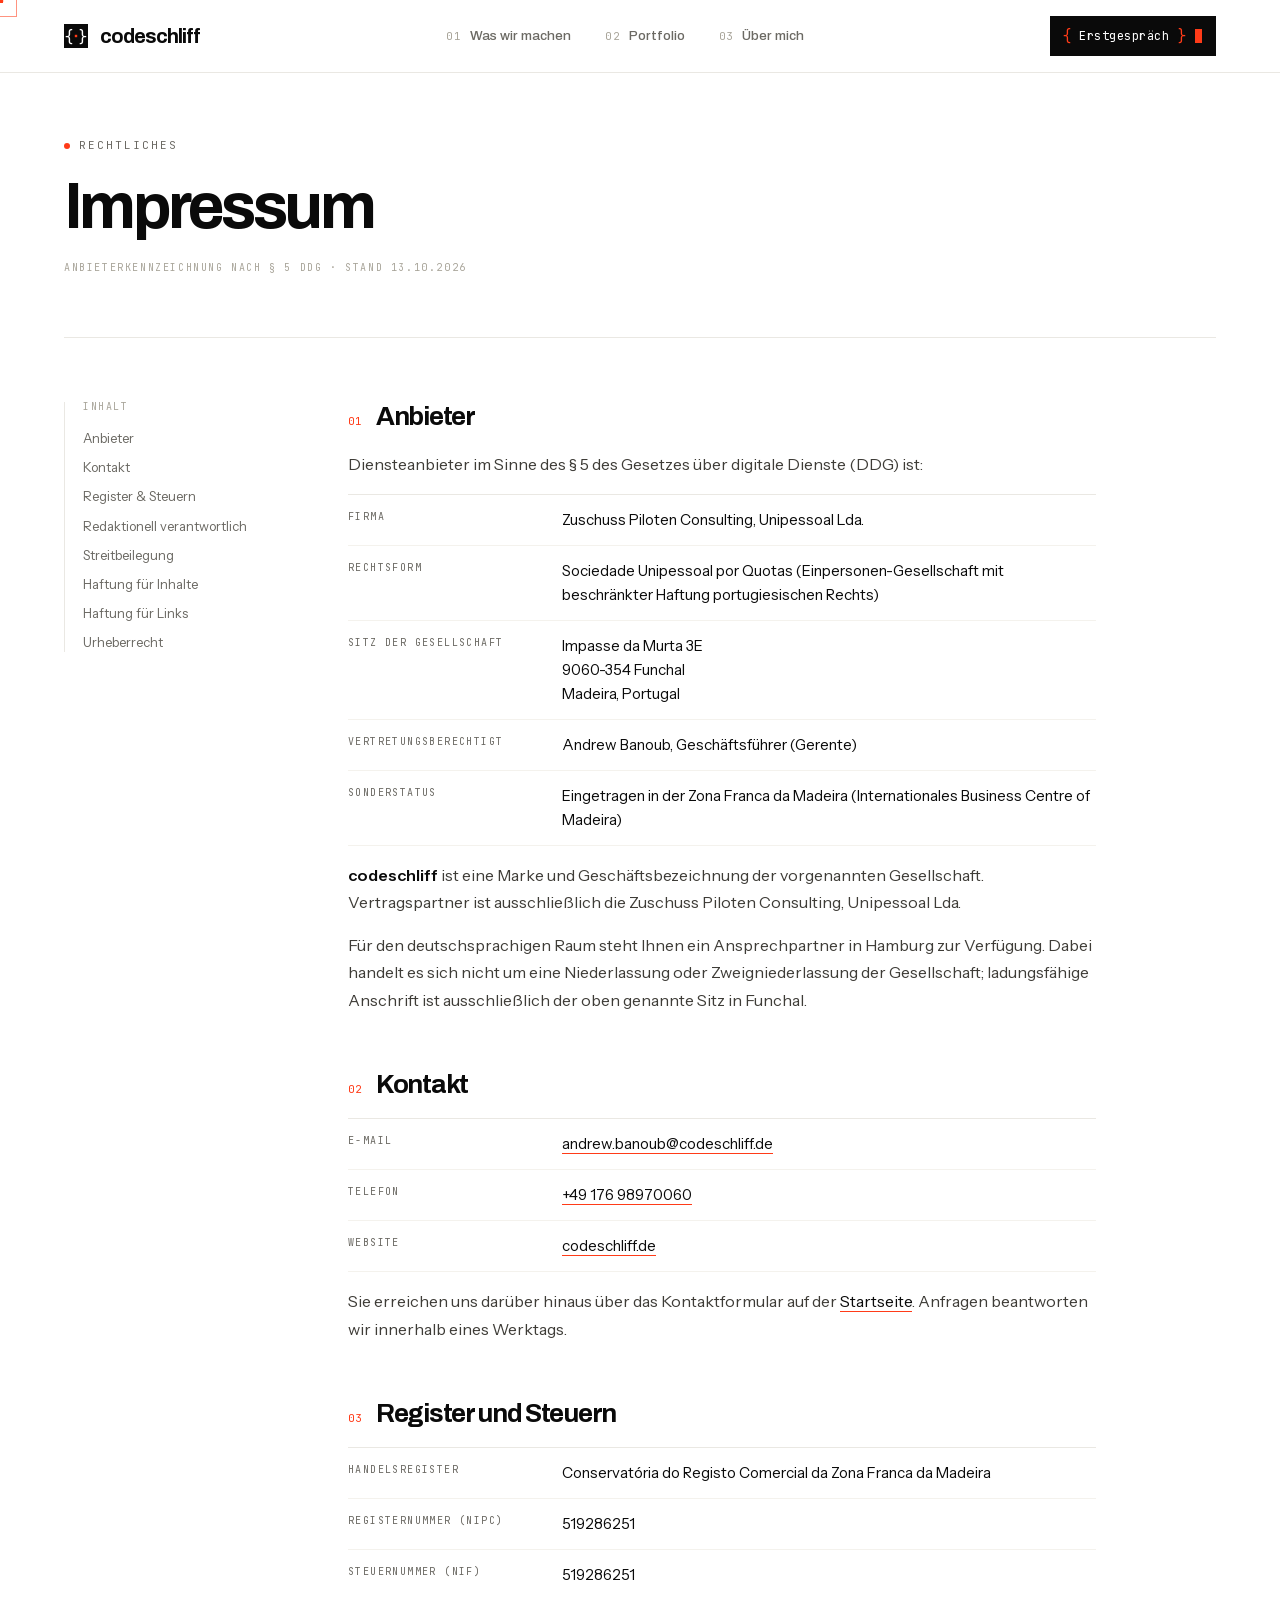
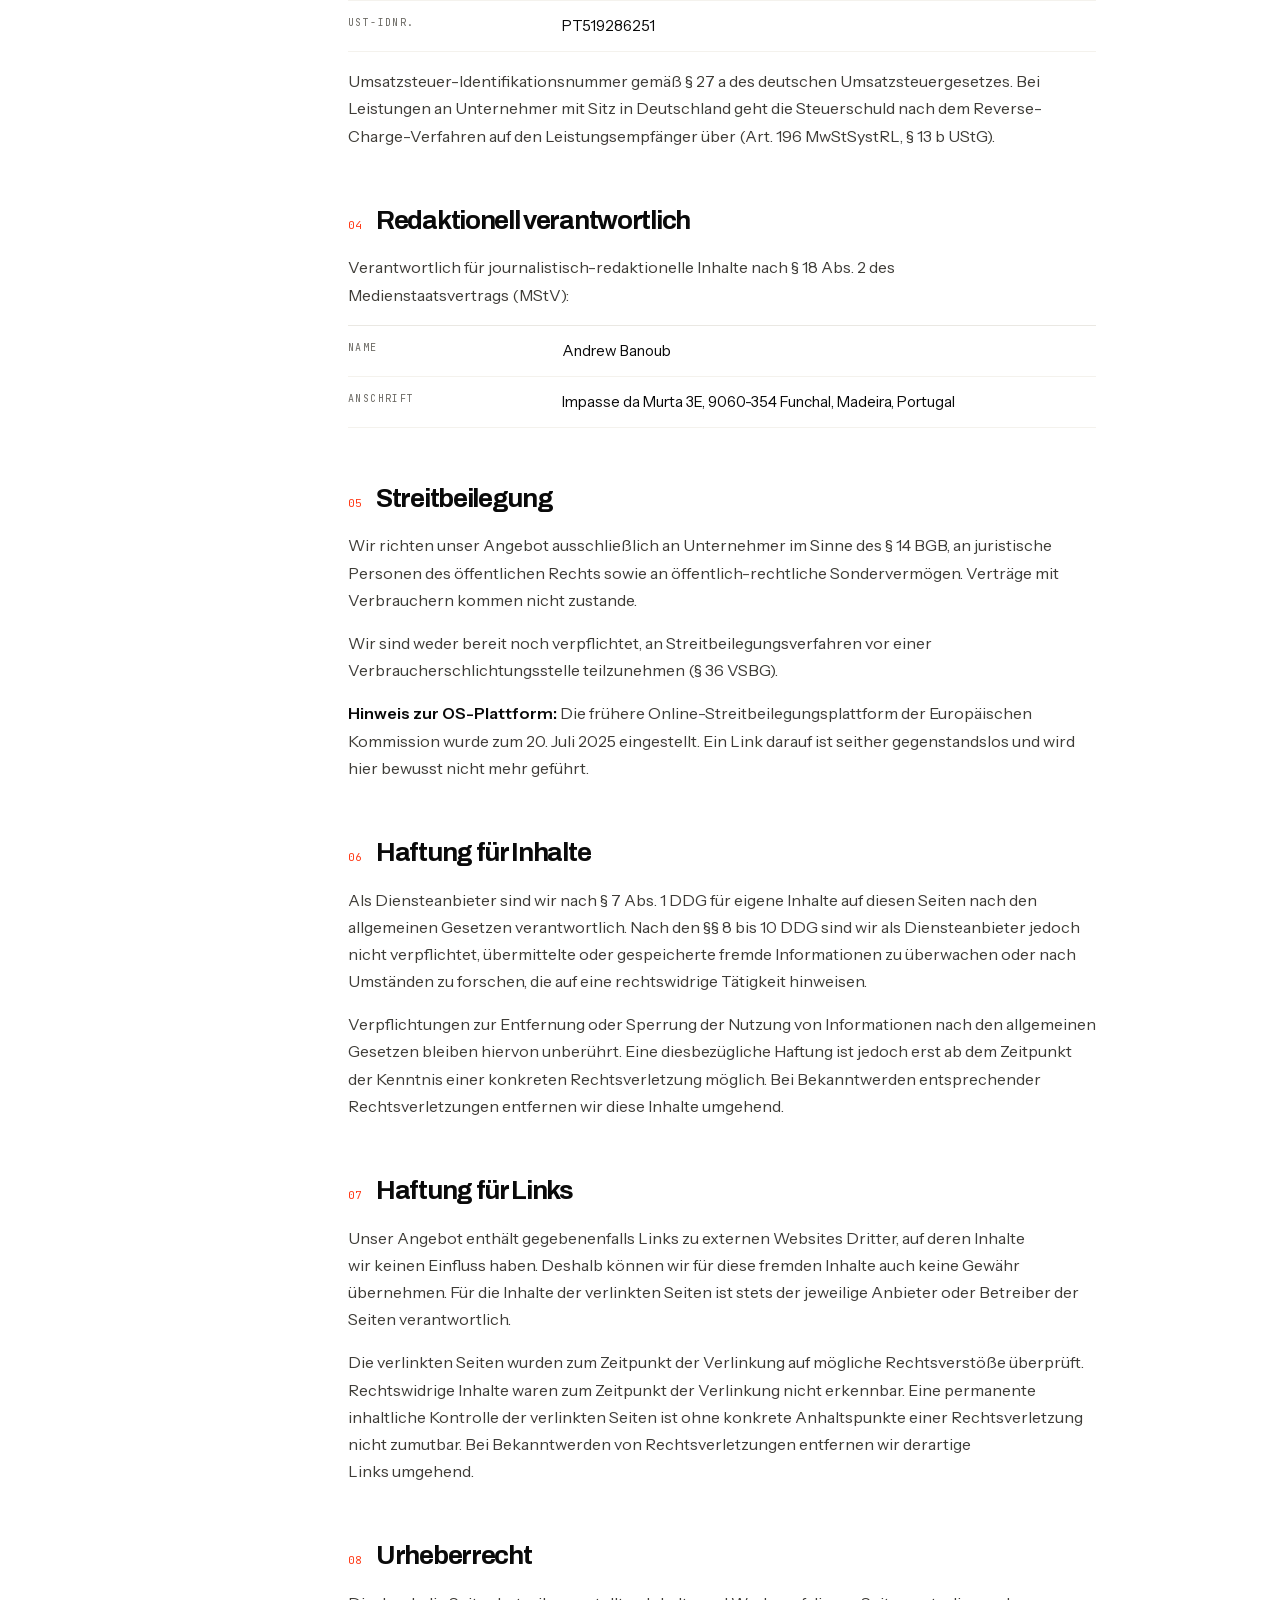
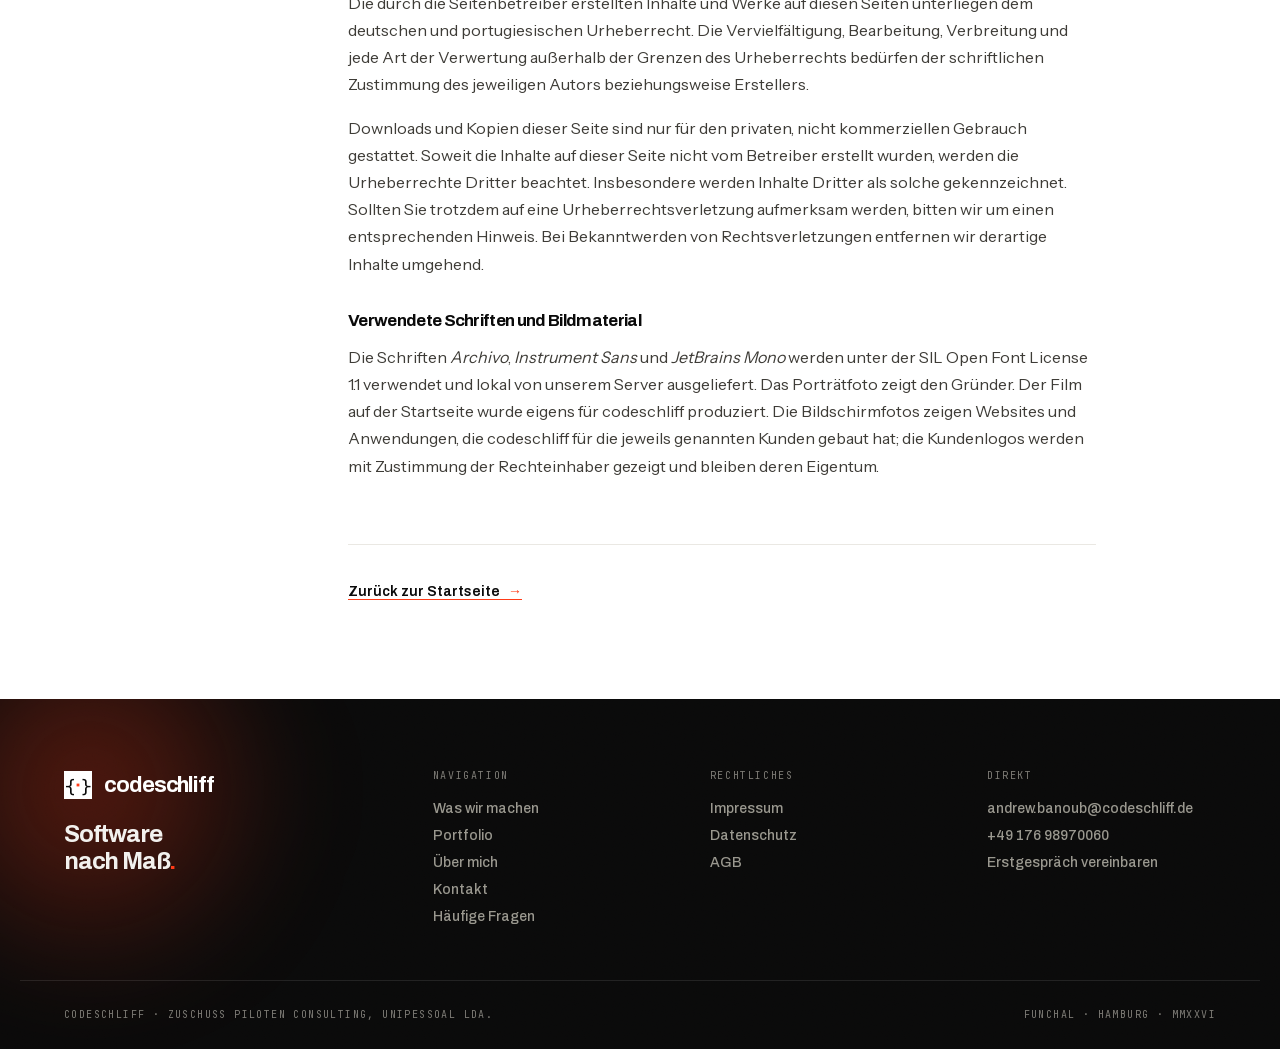
<file: impressum.html>
<!DOCTYPE html>
<html lang="de">
<head>
  <meta charset="UTF-8">
  <meta name="viewport" content="width=device-width, initial-scale=1.0">
  <title>Impressum — codeschliff</title>
  <meta name="description" content="Impressum und Anbieterkennzeichnung nach §5 DDG für codeschliff, Zuschuss Piloten Consulting Unipessoal Lda.">
  <link rel="canonical" href="https://codeschliff.de/impressum.html">
  <meta name="robots" content="index, follow">
  <meta name="theme-color" content="#0A0A0A">

  <link rel="icon" type="image/png" sizes="32x32" href="assets/img/favicon-32.png">
  <link rel="icon" type="image/png" sizes="16x16" href="assets/img/favicon-16.png">
  <link rel="apple-touch-icon" sizes="180x180" href="assets/img/apple-touch-icon.png">
  <link rel="manifest" href="site.webmanifest">

  <link rel="stylesheet" href="css/fonts.css">
  <link rel="stylesheet" href="css/tokens.css">
  <link rel="stylesheet" href="css/style.css">
  <link rel="stylesheet" href="css/legal.css">
  <noscript><style>.cursor, .scroll-progress { display: none !important; }</style></noscript>
</head>
<body>

  <a class="skip-link" href="#inhalt">Zum Inhalt springen</a>

  <div class="cursor" id="cursor" aria-hidden="true">
    <div class="cursor__dot" id="cursorDot"></div>
    <div class="cursor__ring" id="cursorRing"><span class="cursor__label" id="cursorLabel"></span></div>
  </div>
  <div class="scroll-progress" id="scrollProgress" aria-hidden="true"></div>

  <header class="header is-scrolled" id="header">
    <div class="header__inner">
      <a href="index.html" class="header__brand" data-cursor="link" aria-label="codeschliff — zur Startseite">
        <svg class="logo-mark" width="24" height="24" viewBox="0 0 100 100" aria-hidden="true">
          <rect width="100" height="100" fill="#0A0A0A"/>
          <text x="21" y="54" font-size="66" text-anchor="middle" dominant-baseline="central" fill="#FFFFFF">{</text>
          <rect x="45" y="45" width="10" height="10" fill="#FF3B18"/>
          <text x="79" y="54" font-size="66" text-anchor="middle" dominant-baseline="central" fill="#FFFFFF">}</text>
        </svg>
        <span class="header__wordmark">codeschliff</span>
      </a>
      <nav class="header__nav" aria-label="Hauptnavigation">
        <a href="index.html#was" class="header__link" data-cursor="link"><span class="header__num">01</span><span>Was wir machen</span></a>
        <a href="index.html#arbeiten" class="header__link" data-cursor="link"><span class="header__num">02</span><span>Portfolio</span></a>
        <a href="index.html#studio" class="header__link" data-cursor="link"><span class="header__num">03</span><span>Über mich</span></a>
      </nav>
      <div class="header__side">
        <a href="index.html#kontakt" class="btn-code header__cta" data-cursor="button" data-magnetic aria-label="Erstgespräch vereinbaren">
          <span class="btn-code__klammer" aria-hidden="true">{</span>
          <span class="btn-code__text">Erstgespräch</span>
          <span class="btn-code__klammer" aria-hidden="true">}</span>
          <span class="btn-code__cursor" aria-hidden="true"></span>
        </a>
      </div>
      <button class="header__burger" id="burger" aria-label="Menü öffnen" aria-expanded="false" aria-controls="mobileNav">
        <span></span><span></span>
      </button>
    </div>
  </header>

  <div class="mobile-nav" id="mobileNav" aria-hidden="true">
    <nav class="mobile-nav__list" aria-label="Mobile Navigation">
      <a href="index.html#was" class="mobile-nav__link"><span>01</span>Was wir machen</a>
      <a href="index.html#arbeiten" class="mobile-nav__link"><span>02</span>Portfolio</a>
      <a href="index.html#studio" class="mobile-nav__link"><span>03</span>Über mich</a>
      <a href="index.html#kontakt" class="mobile-nav__link mobile-nav__link--active"><span>04</span>Erstgespräch</a>
    </nav>
    <div class="mobile-nav__meta">
      <span>andrew.banoub@codeschliff.de</span>
      <span>Funchal · Hamburg</span>
    </div>
  </div>

  <main class="legal" id="inhalt" tabindex="-1">
    <div class="legal__head">
      <div class="label">Rechtliches</div>
      <h1 class="legal__title">Impressum</h1>
      <div class="legal__stand">Anbieterkennzeichnung nach §&nbsp;5 DDG · Stand 13.10.2026</div>
    </div>

    <div class="legal__body">
      <nav class="legal__toc" aria-label="Inhalt dieser Seite">
        <div class="legal__toc-label">Inhalt</div>
        <a href="#anbieter">Anbieter</a>
        <a href="#kontakt">Kontakt</a>
        <a href="#register">Register &amp; Steuern</a>
        <a href="#verantwortlich">Redaktionell verantwortlich</a>
        <a href="#streit">Streitbeilegung</a>
        <a href="#haftung">Haftung für Inhalte</a>
        <a href="#links">Haftung für Links</a>
        <a href="#urheberrecht">Urheberrecht</a>
      </nav>

      <div class="legal__content">

        <section id="anbieter">
          <h2><span class="num">01</span>Anbieter</h2>
          <p>Diensteanbieter im Sinne des §&nbsp;5 des Gesetzes über digitale Dienste (DDG) ist:</p>
          <dl class="legal__data">
            <div><dt>Firma</dt><dd>Zuschuss Piloten Consulting, Unipessoal&nbsp;Lda.</dd></div>
            <div><dt>Rechtsform</dt><dd>Sociedade Unipessoal por Quotas (Einpersonen-Gesellschaft mit beschränkter Haftung portugiesischen Rechts)</dd></div>
            <div><dt>Sitz der Gesellschaft</dt><dd>Impasse da Murta 3E<br>9060-354 Funchal<br>Madeira, Portugal</dd></div>
            <div><dt>Vertretungsberechtigt</dt><dd>Andrew Banoub, Geschäftsführer (Gerente)</dd></div>
            <div><dt>Sonderstatus</dt><dd>Eingetragen in der Zona Franca da Madeira (Internationales Business Centre of Madeira)</dd></div>
          </dl>
          <p><strong>codeschliff</strong> ist eine Marke und Geschäftsbezeichnung der vorgenannten Gesellschaft. Vertragspartner ist ausschließlich die Zuschuss Piloten Consulting, Unipessoal&nbsp;Lda.</p>
          <p>Für den deutschsprachigen Raum steht Ihnen ein Ansprechpartner in Hamburg zur Verfügung. Dabei handelt es sich nicht um eine Niederlassung oder Zweigniederlassung der Gesellschaft; ladungsfähige Anschrift ist ausschließlich der oben genannte Sitz in Funchal.</p>
        </section>

        <section id="kontakt">
          <h2><span class="num">02</span>Kontakt</h2>
          <dl class="legal__data">
            <div><dt>E-Mail</dt><dd><a href="mailto:andrew.banoub@codeschliff.de">andrew.banoub@codeschliff.de</a></dd></div>
            <div><dt>Telefon</dt><dd><a href="tel:+4917698970060">+49 176 98970060</a></dd></div>
            <div><dt>Website</dt><dd><a href="https://codeschliff.de">codeschliff.de</a></dd></div>
          </dl>
          <p>Sie erreichen uns darüber hinaus über das Kontaktformular auf der <a href="index.html#kontakt">Startseite</a>. Anfragen beantworten wir innerhalb eines Werktags.</p>
        </section>

        <section id="register">
          <h2><span class="num">03</span>Register und Steuern</h2>
          <dl class="legal__data">
            <div><dt>Handelsregister</dt><dd>Conservatória do Registo Comercial da Zona Franca da Madeira</dd></div>
            <div><dt>Registernummer (NIPC)</dt><dd>519286251</dd></div>
            <div><dt>Steuernummer (NIF)</dt><dd>519286251</dd></div>
            <div><dt>USt-IdNr.</dt><dd>PT519286251</dd></div>
          </dl>
          <p>Umsatzsteuer-Identifikationsnummer gemäß §&nbsp;27&nbsp;a des deutschen Umsatzsteuergesetzes. Bei Leistungen an Unternehmer mit Sitz in Deutschland geht die Steuerschuld nach dem Reverse-Charge-Verfahren auf den Leistungsempfänger über (Art.&nbsp;196 MwStSystRL, §&nbsp;13&nbsp;b UStG).</p>
        </section>

        <section id="verantwortlich">
          <h2><span class="num">04</span>Redaktionell verantwortlich</h2>
          <p>Verantwortlich für journalistisch-redaktionelle Inhalte nach §&nbsp;18 Abs.&nbsp;2 des Medienstaatsvertrags (MStV):</p>
          <dl class="legal__data">
            <div><dt>Name</dt><dd>Andrew Banoub</dd></div>
            <div><dt>Anschrift</dt><dd>Impasse da Murta 3E, 9060-354 Funchal, Madeira, Portugal</dd></div>
          </dl>
        </section>

        <section id="streit">
          <h2><span class="num">05</span>Streitbeilegung</h2>
          <p>Wir richten unser Angebot ausschließlich an Unternehmer im Sinne des §&nbsp;14 BGB, an juristische Personen des öffentlichen Rechts sowie an öffentlich-rechtliche Sondervermögen. Verträge mit Verbrauchern kommen nicht zustande.</p>
          <p>Wir sind weder bereit noch verpflichtet, an Streitbeilegungsverfahren vor einer Verbraucherschlichtungsstelle teilzunehmen (§&nbsp;36 VSBG).</p>
          <p><strong>Hinweis zur OS-Plattform:</strong> Die frühere Online-Streitbeilegungsplattform der Europäischen Kommission wurde zum 20.&nbsp;Juli 2025 eingestellt. Ein Link darauf ist seither gegenstandslos und wird hier bewusst nicht mehr geführt.</p>
        </section>

        <section id="haftung">
          <h2><span class="num">06</span>Haftung für Inhalte</h2>
          <p>Als Diensteanbieter sind wir nach §&nbsp;7 Abs.&nbsp;1 DDG für eigene Inhalte auf diesen Seiten nach den allgemeinen Gesetzen verantwortlich. Nach den §§&nbsp;8 bis 10 DDG sind wir als Diensteanbieter jedoch nicht verpflichtet, übermittelte oder gespeicherte fremde Informationen zu überwachen oder nach Umständen zu forschen, die auf eine rechtswidrige Tätigkeit hinweisen.</p>
          <p>Verpflichtungen zur Entfernung oder Sperrung der Nutzung von Informationen nach den allgemeinen Gesetzen bleiben hiervon unberührt. Eine diesbezügliche Haftung ist jedoch erst ab dem Zeitpunkt der Kenntnis einer konkreten Rechtsverletzung möglich. Bei Bekanntwerden entsprechender Rechtsverletzungen entfernen wir diese Inhalte umgehend.</p>
        </section>

        <section id="links">
          <h2><span class="num">07</span>Haftung für Links</h2>
          <p>Unser Angebot enthält gegebenenfalls Links zu externen Websites Dritter, auf deren Inhalte wir keinen Einfluss haben. Deshalb können wir für diese fremden Inhalte auch keine Gewähr übernehmen. Für die Inhalte der verlinkten Seiten ist stets der jeweilige Anbieter oder Betreiber der Seiten verantwortlich.</p>
          <p>Die verlinkten Seiten wurden zum Zeitpunkt der Verlinkung auf mögliche Rechtsverstöße überprüft. Rechtswidrige Inhalte waren zum Zeitpunkt der Verlinkung nicht erkennbar. Eine permanente inhaltliche Kontrolle der verlinkten Seiten ist ohne konkrete Anhaltspunkte einer Rechtsverletzung nicht zumutbar. Bei Bekanntwerden von Rechtsverletzungen entfernen wir derartige Links umgehend.</p>
        </section>

        <section id="urheberrecht">
          <h2><span class="num">08</span>Urheberrecht</h2>
          <p>Die durch die Seitenbetreiber erstellten Inhalte und Werke auf diesen Seiten unterliegen dem deutschen und portugiesischen Urheberrecht. Die Vervielfältigung, Bearbeitung, Verbreitung und jede Art der Verwertung außerhalb der Grenzen des Urheberrechts bedürfen der schriftlichen Zustimmung des jeweiligen Autors beziehungsweise Erstellers.</p>
          <p>Downloads und Kopien dieser Seite sind nur für den privaten, nicht kommerziellen Gebrauch gestattet. Soweit die Inhalte auf dieser Seite nicht vom Betreiber erstellt wurden, werden die Urheberrechte Dritter beachtet. Insbesondere werden Inhalte Dritter als solche gekennzeichnet. Sollten Sie trotzdem auf eine Urheberrechtsverletzung aufmerksam werden, bitten wir um einen entsprechenden Hinweis. Bei Bekanntwerden von Rechtsverletzungen entfernen wir derartige Inhalte umgehend.</p>

          <h3>Verwendete Schriften und Bildmaterial</h3>
          <p>Die Schriften <em>Archivo</em>, <em>Instrument Sans</em> und <em>JetBrains Mono</em> werden unter der SIL Open Font License 1.1 verwendet und lokal von unserem Server ausgeliefert. Das Porträtfoto zeigt den Gründer. Der Film auf der Startseite wurde eigens für codeschliff produziert. Die Bildschirmfotos zeigen Websites und Anwendungen, die codeschliff für die jeweils genannten Kunden gebaut hat; die Kundenlogos werden mit Zustimmung der Rechteinhaber gezeigt und bleiben deren Eigentum.</p>
        </section>

        <div class="legal__back">
          <a href="index.html" class="btn btn--text" data-cursor="link">Zurück zur Startseite<span class="btn__arrow">→</span></a>
        </div>

      </div>
    </div>
  </main>

  <footer class="footer">
    <div class="glow glow--a" aria-hidden="true"></div>
    <div class="grain" aria-hidden="true"></div>
    <div class="footer__grid">
      <div class="footer__brand">
        <div class="footer__logo">
          <svg class="logo-mark" width="28" height="28" viewBox="0 0 100 100" aria-hidden="true">
            <rect width="100" height="100" fill="#FFFFFF"/>
            <text x="21" y="54" font-size="66" text-anchor="middle" dominant-baseline="central" fill="#0A0A0A">{</text>
            <rect x="45" y="45" width="10" height="10" fill="#FF3B18"/>
            <text x="79" y="54" font-size="66" text-anchor="middle" dominant-baseline="central" fill="#0A0A0A">}</text>
          </svg>
          <span class="footer__wordmark">codeschliff</span>
        </div>
        <p class="footer__claim">Software<br>nach&nbsp;Maß<span class="text-signal">.</span></p>
      </div>
      <nav class="footer__col" aria-label="Fußnavigation">
        <div class="footer__col-label">Navigation</div>
        <a href="index.html#was" data-cursor="link">Was wir machen</a>
        <a href="index.html#arbeiten" data-cursor="link">Portfolio</a>
        <a href="index.html#studio" data-cursor="link">Über mich</a>
        <a href="index.html#kontakt" data-cursor="link">Kontakt</a>
        <a href="index.html#fragen" data-cursor="link">Häufige Fragen</a>
      </nav>
      <nav class="footer__col" aria-label="Rechtliches">
        <div class="footer__col-label">Rechtliches</div>
        <a href="impressum.html" data-cursor="link">Impressum</a>
        <a href="datenschutz.html" data-cursor="link">Datenschutz</a>
        <a href="agb.html" data-cursor="link">AGB</a>
      </nav>
      <div class="footer__col">
        <div class="footer__col-label">Direkt</div>
        <a href="mailto:andrew.banoub@codeschliff.de" data-cursor="link">andrew.banoub@codeschliff.de</a>
        <a href="tel:+4917698970060" data-cursor="link">+49 176 98970060</a>
        <a href="index.html#kontakt" data-cursor="link">Erstgespräch vereinbaren</a>
      </div>
    </div>
    <div class="footer__meta">
      <span>codeschliff · Zuschuss Piloten Consulting, Unipessoal Lda.</span>
      <span>Funchal · Hamburg · MMXXVI</span>
    </div>
  </footer>

  <script src="js/vendor/gsap.min.js"></script>
  <script src="js/vendor/ScrollTrigger.min.js"></script>
  <script src="js/vendor/lenis.min.js"></script>
  <script src="js/main.js"></script>
</body>
</html>
</file>
<file: css/fonts.css>
/* codeschliff — lokal gehostete Schriften.
   Bewusst self-hosted: kein Verbindungsaufbau zu Google, keine IP-Übermittlung in die USA.
   Quelle: Google Fonts · SIL Open Font License 1.1 */

@font-face {
  font-family: 'Archivo';
  font-style: normal;
  font-weight: 500 700;
  font-display: swap;
  src: url('../assets/fonts/Archivo-latin.woff2') format('woff2');
  unicode-range: U+0000-00FF, U+0131, U+0152-0153, U+02BB-02BC, U+02C6, U+02DA, U+02DC, U+0304, U+0308, U+0329, U+2000-206F, U+20AC, U+2122, U+2191, U+2193, U+2212, U+2215, U+FEFF, U+FFFD;
}
@font-face {
  font-family: 'Archivo';
  font-style: normal;
  font-weight: 500 700;
  font-display: swap;
  src: url('../assets/fonts/Archivo-latin-ext.woff2') format('woff2');
  unicode-range: U+0100-02BA, U+02BD-02C5, U+02C7-02CC, U+02CE-02D7, U+02DD-02FF, U+0304, U+0308, U+0329, U+1D00-1DBF, U+1E00-1E9F, U+1EF2-1EFF, U+2020, U+20A0-20AB, U+20AD-20C0, U+2113, U+2C60-2C7F, U+A720-A7FF;
}
@font-face {
  font-family: 'Instrument Sans';
  font-style: normal;
  font-weight: 400 600;
  font-display: swap;
  src: url('../assets/fonts/InstrumentSans-latin.woff2') format('woff2');
  unicode-range: U+0000-00FF, U+0131, U+0152-0153, U+02BB-02BC, U+02C6, U+02DA, U+02DC, U+0304, U+0308, U+0329, U+2000-206F, U+20AC, U+2122, U+2191, U+2193, U+2212, U+2215, U+FEFF, U+FFFD;
}
@font-face {
  font-family: 'Instrument Sans';
  font-style: normal;
  font-weight: 400 600;
  font-display: swap;
  src: url('../assets/fonts/InstrumentSans-latin-ext.woff2') format('woff2');
  unicode-range: U+0100-02BA, U+02BD-02C5, U+02C7-02CC, U+02CE-02D7, U+02DD-02FF, U+0304, U+0308, U+0329, U+1D00-1DBF, U+1E00-1E9F, U+1EF2-1EFF, U+2020, U+20A0-20AB, U+20AD-20C0, U+2113, U+2C60-2C7F, U+A720-A7FF;
}
@font-face {
  font-family: 'JetBrains Mono';
  font-style: normal;
  font-weight: 400;
  font-display: swap;
  src: url('../assets/fonts/JetBrainsMono-latin.woff2') format('woff2');
  unicode-range: U+0000-00FF, U+0131, U+0152-0153, U+02BB-02BC, U+02C6, U+02DA, U+02DC, U+0304, U+0308, U+0329, U+2000-206F, U+20AC, U+2122, U+2191, U+2193, U+2212, U+2215, U+FEFF, U+FFFD;
}
@font-face {
  font-family: 'JetBrains Mono';
  font-style: normal;
  font-weight: 400;
  font-display: swap;
  src: url('../assets/fonts/JetBrainsMono-latin-ext.woff2') format('woff2');
  unicode-range: U+0100-02BA, U+02BD-02C5, U+02C7-02CC, U+02CE-02D7, U+02DD-02FF, U+0304, U+0308, U+0329, U+1D00-1DBF, U+1E00-1E9F, U+1EF2-1EFF, U+2020, U+20A0-20AB, U+20AD-20C0, U+2113, U+2C60-2C7F, U+A720-A7FF;
}
</file>
<file: css/tokens.css>
/* codeschliff — Design Tokens v1.0
   Quelle: codeschliff Brand Kit.dc.html
   Einbinden als erste Datei, vor allen Komponenten-Styles. */

:root {
  /* ---- Farbe ---- */
  --cs-ink:           #0A0A0A;  /* Tinte: Text, dunkle Flächen, sekundäre Buttons */
  --cs-ink-700:       #2A2A28;  /* Tinte Hover */
  --cs-ink-600:       #444442;  /* Tinte Aktiv */
  --cs-signal:        #FF3B18;  /* Signal: Akzent, primäre Aktion */
  --cs-signal-800:    #C22B0F;  /* Signal Hover */
  --cs-signal-900:    #A32309;  /* Signal Aktiv */
  --cs-grey:          #6B6963;  /* Fließtext sekundär, Navigation inaktiv */
  --cs-grey-400:      #A9A59A;  /* Labels, Metadaten */
  --cs-grey-300:      #C4C1B9;  /* Text deaktiviert */
  --cs-line:          #EAE8E3;  /* Trennlinien, Rahmen */
  --cs-line-soft:     #F4F2ED;  /* Trennlinien innerhalb von Listen */
  --cs-surface:       #F6F5F2;  /* Seitenhintergrund außerhalb des Inhalts */
  --cs-disabled-bg:   #E7E4DE;  /* Button deaktiviert */
  --cs-paper:         #FFFFFF;

  /* Statusfarben (nur für Systemmeldungen, nicht für Marketing) */
  --cs-success:       #1E9E5A;
  --cs-success-bg:    #F2F8F4;
  --cs-success-text:  #235B3E;
  --cs-error:         #FF3B18;
  --cs-error-bg:      #FDF3F1;
  --cs-error-text:    #8A2410;

  /* Text auf dunklem Grund */
  --cs-on-dark:       #F2F1EE;
  --cs-on-dark-mute:  #9A988F;
  --cs-on-dark-faint: #7E7C76;

  /* ---- Glas (nur auf --cs-ink Grund) ---- */
  --cs-glass-bg:            rgba(255, 255, 255, 0.06);
  --cs-glass-bg-hover:      rgba(255, 255, 255, 0.10);
  --cs-glass-border:        rgba(255, 255, 255, 0.12);
  --cs-glass-border-hover:  rgba(255, 255, 255, 0.20);
  --cs-glass-inner:         inset 0 1px 0 rgba(255, 255, 255, 0.14);
  --cs-glass-blur:          blur(20px) saturate(150%);
  --cs-glass-shadow:        0 18px 40px rgba(0, 0, 0, 0.5);
  --cs-glass-accent-bg:     linear-gradient(150deg, rgba(255,59,24,0.22), rgba(255,59,24,0.06));
  --cs-glass-accent-border: rgba(255, 59, 24, 0.38);

  /* ---- Typografie ---- */
  --cs-font-display: 'Archivo', system-ui, sans-serif;      /* 700 */
  --cs-font-body:    'Instrument Sans', system-ui, sans-serif; /* 400, 500, 600 */
  --cs-font-mono:    'JetBrains Mono', ui-monospace, monospace; /* 400 */

  --cs-text-display:  82px;  --cs-lh-display:  0.93;  --cs-ls-display:  -0.06em;
  --cs-text-h1:       44px;  --cs-lh-h1:       1.05;  --cs-ls-h1:       -0.055em;
  --cs-text-h2:       26px;  --cs-lh-h2:       1.10;  --cs-ls-h2:       -0.05em;
  --cs-text-h3:       20px;  --cs-lh-h3:       1.15;  --cs-ls-h3:       -0.045em;
  --cs-text-lead:     19px;  --cs-lh-lead:     1.60;
  --cs-text-body:     16px;  --cs-lh-body:     1.65;
  --cs-text-small:    14px;  --cs-lh-small:    1.60;
  --cs-text-label:    11px;  --cs-lh-label:    1.00;  --cs-ls-label:    0.18em;
  --cs-text-mono-sm:  10px;                            --cs-ls-mono-sm:  0.16em;

  /* ---- Abstand ---- */
  --cs-space-1:   4px;
  --cs-space-2:   8px;
  --cs-space-3:  12px;
  --cs-space-4:  16px;
  --cs-space-5:  24px;
  --cs-space-6:  32px;
  --cs-space-7:  48px;
  --cs-space-8:  64px;
  --cs-space-9:  96px;

  /* ---- Layout ---- */
  --cs-content-max:   1240px;
  --cs-gutter:          24px;
  --cs-page-pad:        44px;  /* Desktop */
  --cs-page-pad-mob:    20px;
  --cs-header-height:   72px;

  /* ---- Form ---- */
  --cs-radius-none:    0;      /* Flächen, Buttons, Karten hell */
  --cs-radius-glass:  14px;    /* Glaskarten */
  --cs-radius-pill:  999px;    /* Glaspillen, Schalter */

  --cs-border:        1px solid var(--cs-line);
  --cs-border-strong: 1px solid var(--cs-ink);
  --cs-rule-accent:   2px solid var(--cs-signal);

  /* ---- Bewegung ---- */
  --cs-dur-hover:  160ms;
  --cs-dur-fade:   240ms;
  --cs-dur-page:   320ms;
  --cs-stagger:     60ms;
  --cs-ease:       cubic-bezier(0.22, 0.61, 0.36, 1); /* ease-out */

  /* ---- Fokus ---- */
  --cs-focus-outline: 2px solid var(--cs-ink);
  --cs-focus-offset:  3px;
  --cs-focus-ring:    0 0 0 3px rgba(255, 59, 24, 0.14); /* Formularfelder */
}

@media (max-width: 768px) {
  :root {
    --cs-text-display: 44px;
    --cs-text-h1:      30px;
    --cs-text-h2:      22px;
    --cs-text-lead:    17px;
    --cs-page-pad:     var(--cs-page-pad-mob);
  }
}

@media (prefers-reduced-motion: reduce) {
  :root {
    --cs-dur-hover: 0ms;
    --cs-dur-fade:  0ms;
    --cs-dur-page:  0ms;
    --cs-stagger:   0ms;
  }
}
</file>
<file: css/style.css>
/* ═══════════════════════════════════════════════════════════════
   codeschliff — Startseite
   Basis: tokens.css (verbindliche Werte) + Brand Kit Kapitel 1–12
   ═══════════════════════════════════════════════════════════════ */

*, *::before, *::after { box-sizing: border-box; }

html { scroll-behavior: auto; }

body {
  margin: 0;
  background: var(--cs-paper);
  color: var(--cs-ink);
  font: 400 16px/1.65 'Instrument Sans', sans-serif;
  -webkit-font-smoothing: antialiased;
  text-rendering: optimizeLegibility;
  overflow-x: hidden;
}

body.is-locked { overflow: hidden; }

::selection { background: var(--cs-signal); color: #FFFFFF; }

a { color: inherit; text-decoration: none; }
p { margin: 0; text-wrap: pretty; }
h1, h2, h3 { margin: 0; }
figure { margin: 0; }
fieldset { border: 0; padding: 0; margin: 0; }
button { font: inherit; background: none; border: 0; padding: 0; cursor: pointer; color: inherit; }
video { display: block; }

:focus-visible { outline: 2px solid var(--cs-ink); outline-offset: 3px; }

/* Sprung zum Inhalt: liegt vor allem anderen, zeigt sich erst am Fokus. */
.skip-link {
  position: fixed;
  top: 12px;
  left: 12px;
  z-index: 300;
  transform: translateY(calc(-100% - 24px));
  background: var(--cs-ink);
  color: #FFFFFF;
  font: 400 12px/1 'JetBrains Mono', monospace;
  letter-spacing: 0.12em;
  text-transform: uppercase;
  padding: 14px 18px;
  transition: transform 160ms var(--cs-ease);
}
.skip-link:not(:focus) { opacity: 0; pointer-events: none; }
.skip-link:focus { transform: translateY(0); outline-offset: 2px; }
.on-dark :focus-visible { outline-color: #FFFFFF; }

/* ── Typo-Helfer ── */
.text-signal { color: var(--cs-signal); }
.text-signal-warm { color: #FF6A45; }

.label {
  font: 400 11px/1 'JetBrains Mono', monospace;
  letter-spacing: 0.18em;
  text-transform: uppercase;
  color: var(--cs-grey);
  display: inline-flex;
  align-items: center;
  gap: 9px;
}
.label::before {
  content: '';
  width: 6px; height: 6px;
  border-radius: 50%;
  background: var(--cs-signal);
}
.label--on-dark { color: var(--cs-on-dark-faint); }

/* ═══════════════ PRELOADER ═══════════════ */
.preloader {
  position: fixed;
  inset: 0;
  z-index: 200;
  background: var(--cs-ink);
  display: flex;
  flex-direction: column;
  align-items: center;
  justify-content: center;
  gap: 34px;
  clip-path: inset(0 0 0 0);
}
html:not(.js) .preloader { display: none; }
.preloader__mark {
  display: flex;
  align-items: center;
  gap: 5px;
  font: 400 84px/1 'JetBrains Mono', monospace;
  color: var(--cs-paper);
}
.preloader__brace { display: inline-block; will-change: transform, opacity; }
.preloader__dot {
  width: 13px; height: 13px;
  background: var(--cs-signal);
  will-change: transform;
}
.preloader__meta {
  display: flex;
  align-items: baseline;
  gap: 18px;
  font: 400 10px/1 'JetBrains Mono', monospace;
  letter-spacing: 0.16em;
  text-transform: uppercase;
  color: var(--cs-on-dark-faint);
}
.preloader__count { color: var(--cs-on-dark); min-width: 3ch; text-align: right; font-size: 12px; }
.preloader.is-done { pointer-events: none; }

/* ═══════════════ CURSOR ═══════════════ */
.cursor { display: none; }
@media (hover: hover) and (pointer: fine) {
  .cursor { display: block; position: fixed; inset: 0; z-index: 190; pointer-events: none; }
  .cursor__dot {
    position: absolute;
    top: 0; left: 0;
    width: 6px; height: 6px;
    margin: -3px 0 0 -3px;
    background: var(--cs-signal);
    will-change: transform;
  }
  .cursor__ring {
    position: absolute;
    top: 0; left: 0;
    width: 34px; height: 34px;
    margin: -17px 0 0 -17px;
    border: 1px solid rgba(255, 59, 24, 0.55);
    display: flex;
    align-items: center;
    justify-content: center;
    will-change: transform, width, height;
    transition: width 160ms var(--cs-ease), height 160ms var(--cs-ease),
                margin 160ms var(--cs-ease), border-color 160ms var(--cs-ease),
                background-color 160ms var(--cs-ease);
  }
  .cursor__label {
    font: 400 9px/1 'JetBrains Mono', monospace;
    letter-spacing: 0.14em;
    text-transform: uppercase;
    color: #FFFFFF;
    opacity: 0;
    transition: opacity 160ms var(--cs-ease);
    white-space: nowrap;
  }
  /* Zustände */
  .cursor.is-button .cursor__ring,
  .cursor.is-link .cursor__ring {
    width: 52px; height: 52px; margin: -26px 0 0 -26px;
    background: rgba(255, 59, 24, 0.08);
    border-color: var(--cs-signal);
  }
  .cursor.is-video .cursor__ring,
  .cursor.is-card .cursor__ring {
    width: 88px; height: 88px; margin: -44px 0 0 -44px;
    background: rgba(10, 10, 10, 0.82);
    border-color: rgba(255, 255, 255, 0.2);
  }
  .cursor.is-video .cursor__label,
  .cursor.is-card .cursor__label { opacity: 1; }
  .cursor.is-pressed .cursor__ring { transform: rotate(45deg) scale(0.86); }
  body.has-cursor, body.has-cursor a, body.has-cursor button,
  body.has-cursor input, body.has-cursor textarea, body.has-cursor label { cursor: none; }
}

/* ═══════════════ SCROLL-FORTSCHRITT ═══════════════ */
.scroll-progress {
  position: fixed;
  top: 0; left: 0;
  height: 2px;
  width: 100%;
  background: var(--cs-signal);
  transform-origin: 0 50%;
  transform: scaleX(0);
  z-index: 160;
}

/* ═══════════════ KOPFZEILE ═══════════════ */
.header {
  position: fixed;
  top: 0; left: 0; right: 0;
  z-index: 150;
  background: transparent;
  border-bottom: 1px solid var(--cs-line);
  transition: background-color 240ms var(--cs-ease), backdrop-filter 240ms var(--cs-ease);
  transform: translateY(0);
}
.header.is-scrolled {
  background: rgba(255, 255, 255, 0.86);
  -webkit-backdrop-filter: blur(14px);
  backdrop-filter: blur(14px);
}
.header__inner {
  max-width: var(--cs-content-max);
  margin: 0 auto;
  height: var(--cs-header-height);
  padding: 0 var(--cs-page-pad);
  display: flex;
  align-items: center;
  justify-content: space-between;
}
.header__brand { display: flex; align-items: center; gap: 12px; }
.header__wordmark {
  font: 700 20px/1 'Archivo', sans-serif;
  letter-spacing: -0.05em;
  color: var(--cs-ink);
}
.logo-mark { display: block; }
.logo-mark text { font-family: 'JetBrains Mono', monospace; }
.header__nav { display: flex; align-items: center; gap: 34px; }
.header__link {
  display: inline-flex;
  align-items: baseline;
  gap: 8px;
  font: 500 13.5px/1 'Archivo', sans-serif;
  color: var(--cs-grey);
  transition: color 160ms var(--cs-ease);
  /* oben und unten gleich viel Raum, damit der Text auf der Mitte sitzt */
  padding: 6px 0 4px;
  border-bottom: 2px solid transparent;
}
.header__num {
  font: 400 11px/1 'JetBrains Mono', monospace;
  letter-spacing: 0.08em;
  color: var(--cs-grey-400);
  transition: color 160ms var(--cs-ease);
}
.header__link:hover { color: var(--cs-ink); }
.header__link:hover .header__num { color: var(--cs-signal); }
.header__link.is-active { color: var(--cs-ink); border-bottom-color: var(--cs-signal); }
.header__link.is-active .header__num { color: var(--cs-signal); }
.header__side { display: flex; align-items: center; gap: 28px; }
.btn-code {
  display: inline-flex;
  align-items: center;
  gap: 8px;
  height: 40px;
  padding: 0 14px 0 12px;
  background: var(--cs-ink);
  color: #FFFFFF;
  font: 400 12px/1 'JetBrains Mono', monospace;
  letter-spacing: 0.04em;
  white-space: nowrap;
  will-change: transform;
  transition: background-color 160ms var(--cs-ease);
}
.btn-code:hover { background: var(--cs-ink-700); }
.btn-code__klammer {
  color: var(--cs-signal);
  font-size: 15px;
  transition: transform 160ms var(--cs-ease);
}
.btn-code:hover .btn-code__klammer:first-child { transform: translateX(-3px); }
.btn-code:hover .btn-code__klammer:nth-child(3) { transform: translateX(3px); }
.btn-code__text { color: #FFFFFF; }
/* Scramble-Effekt (js/main.js): Platzhalterzeichen als Code */
.scramble__z { font-family: 'JetBrains Mono', monospace; font-style: normal; font-weight: 400; color: var(--cs-signal); }
.btn-code__cursor { width: 7px; height: 14px; background: var(--cs-signal); animation: code-cursor 1.1s steps(2, start) infinite; }
.btn-code:hover .btn-code__cursor { animation-duration: 0.5s; }
@keyframes code-cursor { to { visibility: hidden; } }
.btn-code:focus-visible { outline: 2px solid var(--cs-ink); outline-offset: 3px; }
.header__burger {
  display: none;
  width: 44px; height: 44px;
  flex-direction: column;
  align-items: center;
  justify-content: center;
  gap: 7px;
}
.header__burger span {
  display: block;
  width: 22px; height: 2px;
  background: var(--cs-ink);
  transition: transform 240ms var(--cs-ease);
}
.header__burger.is-open span:nth-child(1) { transform: translateY(4.5px) rotate(45deg); }
.header__burger.is-open span:nth-child(2) { transform: translateY(-4.5px) rotate(-45deg); }

/* Offenes Mobilmenue: Kopfzeile liegt ueber dem dunklen Grund, also hell */
body:has(.mobile-nav.is-open) .header { border-bottom-color: rgba(255, 255, 255, 0.14); }
body:has(.mobile-nav.is-open) .header__wordmark { color: #FFFFFF; }
body:has(.mobile-nav.is-open) .header__burger span { background: #FFFFFF; }

/* Mobile Navigation */
.mobile-nav {
  position: fixed;
  inset: 0;
  z-index: 140;
  background: var(--cs-ink);
  display: flex;
  flex-direction: column;
  justify-content: space-between;
  padding: 120px 20px 32px;
  clip-path: inset(0 0 100% 0);
  visibility: hidden;
  transition: clip-path 320ms var(--cs-ease), visibility 0s 320ms;
}
.mobile-nav.is-open {
  clip-path: inset(0 0 0 0);
  visibility: visible;
  transition: clip-path 320ms var(--cs-ease), visibility 0s;
}
.mobile-nav__list { display: flex; flex-direction: column; gap: 8px; }
.mobile-nav__link {
  display: flex;
  align-items: baseline;
  gap: 14px;
  font: 700 30px/1.2 'Archivo', sans-serif;
  letter-spacing: -0.05em;
  color: #FFFFFF;
  opacity: 0;
  transform: translateY(12px);
  transition: opacity 240ms var(--cs-ease), transform 240ms var(--cs-ease);
}
.mobile-nav.is-open .mobile-nav__link { opacity: 1; transform: none; }
.mobile-nav.is-open .mobile-nav__link:nth-child(1) { transition-delay: 60ms; }
.mobile-nav.is-open .mobile-nav__link:nth-child(2) { transition-delay: 120ms; }
.mobile-nav.is-open .mobile-nav__link:nth-child(3) { transition-delay: 180ms; }
.mobile-nav.is-open .mobile-nav__link:nth-child(4) { transition-delay: 240ms; }
.mobile-nav__link span { font: 400 11px/1 'JetBrains Mono', monospace; letter-spacing: 0.14em; color: var(--cs-on-dark-faint); min-width: 22px; }
.mobile-nav__link--active { color: var(--cs-signal); }
.mobile-nav__link--active span { color: var(--cs-signal); }
.mobile-nav__meta {
  display: flex;
  justify-content: space-between;
  font: 400 10px/1.6 'JetBrains Mono', monospace;
  letter-spacing: 0.16em;
  text-transform: uppercase;
  color: var(--cs-on-dark-faint);
}

/* ═══════════════ BUTTONS ═══════════════ */
.btn {
  display: inline-flex;
  align-items: center;
  justify-content: center;
  gap: 8px;
  font: 600 13px/1 'Archivo', sans-serif;
  padding: 15px 22px;
  border: 0;
  border-radius: 0;
  transition: background-color 160ms ease-out, border-color 160ms ease-out, color 160ms ease-out;
  will-change: transform;
  white-space: nowrap;
}
.btn--primary { background: var(--cs-signal); color: #FFFFFF; }
.btn--primary:hover { background: var(--cs-signal-800); }
.btn--primary:active { background: var(--cs-signal-900); }
.btn--secondary { background: var(--cs-ink); color: #FFFFFF; }
.btn--secondary:hover { background: var(--cs-ink-700); }
.btn--secondary:active { background: var(--cs-ink-600); }
.btn--outline {
  background: transparent;
  border: 1px solid #D9D6CF;
  color: var(--cs-ink);
  padding: 14px 21px;
}
.btn--outline:hover { border-color: var(--cs-ink); }
.btn--outline:active { border-color: var(--cs-ink); background: #F2F0EB; }
.btn--small { padding: 11px 17px; font-size: 12px; }
.btn--text {
  padding: 0;
  font: 600 14px/1 'Archivo', sans-serif;
  color: var(--cs-ink);
  gap: 8px;
  border-bottom: 1px solid transparent;
  transition: color 160ms ease-out, border-color 160ms ease-out;
}
.btn--text .btn__arrow { color: var(--cs-signal); transition: transform 160ms var(--cs-ease); }
.btn--text:hover { color: var(--cs-signal); border-bottom-color: var(--cs-signal); }
.btn--text:hover .btn__arrow { transform: translateX(4px); }
.btn[disabled] {
  background: var(--cs-disabled-bg);
  color: var(--cs-grey-400);
  cursor: not-allowed;
}

/* ═══════════════ GLAS-BAUSTEINE (nur auf Ink) ═══════════════ */
.glass-row {
  padding: 16px 18px;
  border-radius: var(--cs-radius-glass);
  background: var(--cs-glass-bg);
  -webkit-backdrop-filter: blur(20px) saturate(150%);
  backdrop-filter: blur(20px) saturate(150%);
  border: 1px solid var(--cs-glass-border);
  box-shadow: var(--cs-glass-inner);
  display: flex;
  align-items: center;
  justify-content: space-between;
  transition: background-color 160ms var(--cs-ease), border-color 160ms var(--cs-ease), transform 160ms var(--cs-ease);
}
.glass-row:hover {
  background: var(--cs-glass-bg-hover);
  border-color: var(--cs-glass-border-hover);
  transform: translateY(-2px);
}
.glass-row__title { font: 500 14px/1 'Archivo', sans-serif; color: var(--cs-on-dark); }
.glass-row__status { font: 400 10px/1 'JetBrains Mono', monospace; color: #8A8880; }
.glass-row--accent {
  background: var(--cs-glass-accent-bg);
  border: 1px solid var(--cs-glass-accent-border);
  box-shadow: inset 0 1px 0 rgba(255, 255, 255, 0.16), 0 18px 40px rgba(0, 0, 0, 0.5);
}
.glass-row--accent .glass-row__title { color: #FFFFFF; }
.glass-row__status--live { color: #FFB59F; display: inline-flex; align-items: center; gap: 7px; }
.glass-row__status--live::before { content: ''; width: 6px; height: 6px; border-radius: 50%; background: #FF6A45; animation: chip-pulse 2.4s var(--cs-ease) infinite; }

.glow {
  position: absolute;
  width: 420px; height: 420px;
  border-radius: 50%;
  pointer-events: none;
}
.glow--a {
  left: -120px; top: -120px;
  background: radial-gradient(circle, rgba(255, 59, 24, 0.34), rgba(255, 59, 24, 0) 70%);
  filter: blur(48px);
}
.glow--b {
  right: -140px; bottom: -160px;
  background: radial-gradient(circle, rgba(255, 140, 40, 0.20), rgba(255, 140, 40, 0) 70%);
  filter: blur(50px);
}

/* Körnung — nur auf dunklen Flächen */
.grain {
  position: absolute;
  inset: 0;
  pointer-events: none;
  opacity: 0.05;
  background-image: url("data:image/svg+xml,%3Csvg xmlns='http://www.w3.org/2000/svg' width='160' height='160'%3E%3Cfilter id='n'%3E%3CfeTurbulence type='fractalNoise' baseFrequency='0.9' numOctaves='2'/%3E%3C/filter%3E%3Crect width='160' height='160' filter='url(%23n)'/%3E%3C/svg%3E");
  background-size: 160px 160px;
  mix-blend-mode: overlay;
}

/* ═══════════════ SEKTIONS-GERÜST ═══════════════ */
.section {
  max-width: var(--cs-content-max);
  margin: 0 auto;
  padding: 96px var(--cs-page-pad);
}
.section__head { max-width: 720px; display: flex; flex-direction: column; gap: 24px; margin-bottom: 64px; }
.section__title {
  font: 700 44px/1.05 'Archivo', sans-serif;
  letter-spacing: -0.055em;
  color: var(--cs-ink);
}
.section__lead {
  font: 400 19px/1.6 'Instrument Sans', sans-serif;
  color: #55534D;
  max-width: 60ch;
}

/* Zeilen-Maske für Überschriften-Reveals */
.split-line { display: block; overflow: hidden; }
.split-line > span { display: block; will-change: transform; }

/* ═══════════════ HERO ═══════════════ */
.hero {
  padding-top: var(--cs-header-height);
  background: var(--cs-paper);
  min-height: 100vh;
  min-height: 100svh;
  display: flex;
  flex-direction: column;
}
.hero__band { margin-top: auto; }   /* Kundenleiste sitzt an der Unterkante des Heros */
.hero__band-label { max-width: var(--cs-content-max); margin: 0 auto; padding: 0 var(--cs-page-pad) 14px; }
.hero__band-label .label { color: var(--cs-grey-400); }
.hero__inner {
  /* gleiche Breite wie der Rest der Seite */
  max-width: var(--cs-content-max);
  width: 100%;
  margin: 0 auto;
  padding: 32px var(--cs-page-pad) 64px;   /* leicht nach oben geruecktes Zentrum */
  flex: 1;
  display: grid;
  grid-template-columns: minmax(0, 1fr) minmax(0, 1.08fr);
  gap: 56px;
  align-items: center;
  align-content: center;   /* Zeile so hoch wie der Player, nicht wie der Hero */
}
/* Textspalte so hoch wie der Player: Chip oben buendig, Buttons unten buendig */
.hero__text { display: flex; flex-direction: column; gap: 20px; min-width: 0; align-self: stretch; }
.hero__text .hero__actions { margin-top: auto; padding-top: 6px; }
.hero__kino-wrap { min-width: 0; }
.chip {
  display: inline-flex;
  align-self: flex-start;
  align-items: center;
  gap: 9px;
  padding: 7px 12px;
  border: 1px solid #E4E2DC;
  font: 400 10px/1 'JetBrains Mono', monospace;
  letter-spacing: 0.16em;
  text-transform: uppercase;
  color: var(--cs-grey);
}
.chip__dot {
  width: 6px; height: 6px;
  border-radius: 50%;
  background: var(--cs-signal);
  animation: chip-pulse 2.4s var(--cs-ease) infinite;
}
@keyframes chip-pulse {
  0%, 100% { box-shadow: 0 0 0 0 rgba(255, 59, 24, 0.4); }
  50% { box-shadow: 0 0 0 5px rgba(255, 59, 24, 0); }
}
.hero__title {
  font: 700 clamp(40px, 3.65vw, 52px)/0.95 'Archivo', sans-serif;
  letter-spacing: -0.06em;
  color: var(--cs-ink);
}
.hero__line { display: block; overflow: hidden; padding: 0.04em 0; }
.hero__line-inner { display: block; will-change: transform; }
.hero__lead {
  font: 400 20px/1.6 'Instrument Sans', sans-serif;
  color: #55534D;
  max-width: 560px;
}
.hero__actions { display: flex; gap: 10px; flex-wrap: wrap; }

/* Das Kino: randloses Band aus Tinte, Leinwand 16:9, Infoleisten
   ausserhalb des Bildes. Beim Hineinscrollen oeffnet sich die Leinwand
   von Inhaltsbreite auf volle Breite (js/kino.js). */
.kino {
  position: relative;
  overflow: hidden;
  background: var(--cs-ink);
  color: var(--cs-on-dark);
  padding: 12px;
  border-radius: var(--cs-radius-glass);
  border: 1px solid var(--cs-glass-border);
  box-shadow: var(--cs-glass-inner), 0 30px 70px rgba(0, 0, 0, 0.28);
}
.kino .grain { opacity: 0.55; }
.kino__leiste {
  position: relative;
  z-index: 2;
  display: flex;
  align-items: center;
  justify-content: space-between;
  gap: 16px;
  padding: 0 18px;
  font: 400 10px/1 'JetBrains Mono', monospace;
  letter-spacing: 0.16em;
  text-transform: uppercase;
  color: var(--cs-on-dark-faint);
}
.kino__leiste--oben { padding: 8px 6px 16px; }
.kino__leiste--unten { padding: 16px 6px 8px; gap: 14px; }
.kino__label { display: inline-flex; align-items: center; gap: 8px; color: var(--cs-on-dark-mute); }
.kino__label i { width: 6px; height: 6px; border-radius: 50%; background: var(--cs-signal); animation: chip-pulse 2.4s var(--cs-ease) infinite; }
.kino__kapitel { color: #FFB59F; }
.kino__zeit { font-variant-numeric: tabular-nums; }
.kino__leinwand {
  position: relative;
  z-index: 1;
  width: 100%;
  aspect-ratio: 16 / 9;
  background: #0F0F0E;
  border-radius: 8px;
  overflow: hidden;
}
.kino__leinwand video {
  position: absolute;
  inset: 0;
  width: 100%;
  height: 100%;
  object-fit: cover;
  object-position: center;
}
.kino__leinwand video { cursor: pointer; }
.kino__overlay {
  position: absolute;
  inset: 0;
  z-index: 2;
  display: flex;
  flex-direction: column;
  align-items: center;
  justify-content: center;
  gap: 12px;
  background: transparent;
  color: #FFFFFF;
}
.kino__overlay[hidden] { display: none; }
.kino__playzeichen {
  display: flex;
  align-items: center;
  justify-content: center;
  width: 72px;
  height: 72px;
  border-radius: 50%;
  /* rauchiges Glas: lesbar auf hellen wie dunklen Filmbildern */
  background: rgba(10, 10, 10, 0.34);
  border: 1px solid rgba(255, 255, 255, 0.6);
  -webkit-backdrop-filter: blur(10px);
  backdrop-filter: blur(10px);
  box-shadow: 0 10px 30px rgba(0, 0, 0, 0.18), inset 0 1px 0 rgba(255, 255, 255, 0.3);
  transition: transform 160ms var(--cs-ease), background-color 160ms var(--cs-ease), border-color 160ms var(--cs-ease);
}
.kino__playzeichen::after {
  content: '';
  margin-left: 5px;
  border-left: 21px solid #FFFFFF;
  border-top: 12.5px solid transparent;
  border-bottom: 12.5px solid transparent;
  filter: drop-shadow(0 2px 6px rgba(0, 0, 0, 0.35));
}
.kino__overlay:hover .kino__playzeichen { transform: scale(1.06); background: rgba(10, 10, 10, 0.48); border-color: rgba(255, 255, 255, 0.85); }
.kino__overlay-text {
  padding: 8px 13px;
  border: 1px solid rgba(255, 255, 255, 0.18);
  border-radius: var(--cs-radius-pill);
  /* fast deckende Tinte: der Schriftzug muss auch auf weissen Bildern lesbar sein */
  background: rgba(10, 10, 10, 0.78);
  -webkit-backdrop-filter: blur(10px);
  backdrop-filter: blur(10px);
  box-shadow: 0 6px 18px rgba(0, 0, 0, 0.18);
  font: 400 10px/1 'JetBrains Mono', monospace;
  letter-spacing: 0.16em;
  text-transform: uppercase;
  color: #FFFFFF;
}
/* In der Grossansicht darf das Zeichen etwas groesser sein */
.kino.is-gross .kino__playzeichen { width: 92px; height: 92px; }
.kino.is-gross .kino__playzeichen::after { margin-left: 7px; border-left-width: 27px; border-top-width: 16px; border-bottom-width: 16px; }
.kino__overlay:focus-visible { outline: none; }
.kino__overlay:focus-visible .kino__playzeichen { outline: 2px solid #FFFFFF; outline-offset: 4px; }
.kino__dauer { color: var(--cs-on-dark-faint); }
.kino__zeit--unten { color: var(--cs-on-dark-mute); white-space: nowrap; }
.kino__pp {
  flex: none;
  width: 34px; height: 34px;
  display: inline-flex; align-items: center; justify-content: center;
  border-radius: 50%;
  border: 1px solid var(--cs-glass-border);
  background: var(--cs-glass-bg);
  transition: background-color 160ms var(--cs-ease), border-color 160ms var(--cs-ease);
}
.kino__pp:hover { background: var(--cs-glass-bg-hover); border-color: var(--cs-glass-border-hover); }
.kino__pp i { display: block; width: 10px; height: 12px; border-left: 3px solid #FFFFFF; border-right: 3px solid #FFFFFF; }
.kino__pp.is-paused i { width: 0; height: 0; border: 0; border-left: 11px solid var(--cs-signal); border-top: 7px solid transparent; border-bottom: 7px solid transparent; margin-left: 3px; }
.kino__pp:focus-visible { outline: 2px solid #FFFFFF; outline-offset: 2px; }
.kino__fortschritt {
  flex: 1;
  position: relative;
  height: 18px;
  padding: 0;
  background: transparent;
  cursor: pointer;
}
.kino__fortschritt::before { content: ''; position: absolute; left: 0; right: 0; top: 50%; height: 2px; margin-top: -1px; background: rgba(255, 255, 255, 0.14); border-radius: 1px; }
.kino__fortschritt i { position: absolute; left: 0; top: 50%; height: 2px; margin-top: -1px; width: 100%; background: var(--cs-signal); border-radius: 1px; transform-origin: left center; transform: scaleX(0); }
.kino__fortschritt:hover::before { background: rgba(255, 255, 255, 0.24); }
.kino__fortschritt:focus-visible { outline: 2px solid #FFFFFF; outline-offset: 2px; }
.kino__ton {
  display: inline-flex;
  align-items: center;
  gap: 9px;
  padding: 9px 13px;
  border: 1px solid var(--cs-glass-border);
  border-radius: var(--cs-radius-pill);
  background: var(--cs-glass-bg);
  color: var(--cs-on-dark-mute);
  font: 400 10px/1 'JetBrains Mono', monospace;
  letter-spacing: 0.14em;
  text-transform: uppercase;
  white-space: nowrap;
  transition: color 160ms var(--cs-ease), border-color 160ms var(--cs-ease), background-color 160ms var(--cs-ease);
}
.kino__ton:hover { color: #FFFFFF; border-color: var(--cs-glass-border-hover); background: var(--cs-glass-bg-hover); }
.kino__ton i { width: 6px; height: 6px; border-radius: 50%; background: #5A5852; transition: background-color 160ms var(--cs-ease); }
.kino__ton[aria-pressed="true"] { color: #FFFFFF; border-color: rgba(255, 59, 24, 0.5); }
.kino__ton[aria-pressed="true"] i { background: var(--cs-signal); animation: chip-pulse 1.2s var(--cs-ease) infinite; }
.kino__ton:focus-visible { outline: 2px solid #FFFFFF; outline-offset: 2px; }
/* Vollbild-Knopf */
.kino__voll {
  flex: none;
  display: grid;
  place-items: center;
  width: 34px;
  height: 34px;
  border-radius: 50%;
  border: 1px solid var(--cs-glass-border);
  background: var(--cs-glass-bg);
  color: var(--cs-on-dark-mute);
  transition: color 160ms var(--cs-ease), border-color 160ms var(--cs-ease), background-color 160ms var(--cs-ease);
}
.kino__voll[hidden] { display: none; }
.kino__voll:hover { color: #FFFFFF; border-color: var(--cs-glass-border-hover); background: var(--cs-glass-bg-hover); }
.kino__voll svg { width: 14px; height: 14px; fill: none; stroke: currentColor; stroke-width: 1.6; stroke-linecap: square; }
.kino__voll .kino__voll-zu { display: none; }
.kino__voll.is-voll .kino__voll-auf { display: none; }
.kino__voll.is-voll .kino__voll-zu { display: inline; }
.kino__voll:focus-visible { outline: 2px solid #FFFFFF; outline-offset: 2px; }

/* ── Grossansicht: Player mittig vor abgedunkelter Seite ── */
.kino-vorhang {
  position: fixed;
  inset: 0;
  z-index: 170;
  background: rgba(10, 10, 10, 0.86);
  -webkit-backdrop-filter: blur(14px);
  backdrop-filter: blur(14px);
  opacity: 0;
  visibility: hidden;
  transition: opacity 480ms var(--cs-ease), visibility 0s linear 480ms;
}
.kino-vorhang.is-an { opacity: 1; visibility: visible; transition: opacity 480ms var(--cs-ease), visibility 0s; }
.kino-vorhang__hinweis {
  position: absolute;
  left: 0;
  right: 0;
  bottom: 22px;
  text-align: center;
  font: 400 10px/1 'JetBrains Mono', monospace;
  letter-spacing: 0.16em;
  text-transform: uppercase;
  color: var(--cs-on-dark-faint);
}
.kino.is-gross {
  position: fixed;
  z-index: 175;
  margin: 0;
  box-shadow: var(--cs-glass-inner), 0 40px 140px rgba(0, 0, 0, 0.6);
}
.kino__zu {
  display: none;
  position: absolute;
  right: 6px;
  top: 50%;
  transform: translateY(calc(-50% - 4px));
  align-items: center;
  gap: 10px;
  padding: 7px 8px 7px 13px;
  border: 1px solid var(--cs-glass-border);
  border-radius: var(--cs-radius-pill);
  background: var(--cs-glass-bg);
  color: #FFFFFF;
  font: 400 10px/1 'JetBrains Mono', monospace;
  letter-spacing: 0.14em;
  text-transform: uppercase;
  transition: border-color 160ms var(--cs-ease), background-color 160ms var(--cs-ease);
}
.kino__zu kbd {
  padding: 3px 6px;
  border: 1px solid var(--cs-glass-border);
  border-radius: 4px;
  font: inherit;
  font-size: 9px;
  letter-spacing: 0.08em;
  color: var(--cs-on-dark-mute);
}
.kino__zu:hover { border-color: var(--cs-glass-border-hover); background: var(--cs-glass-bg-hover); }
.kino__zu:focus-visible { outline: 2px solid #FFFFFF; outline-offset: 2px; }
.kino.is-gross .kino__zu { display: inline-flex; }
.kino.is-gross .kino__dauer { visibility: hidden; }

/* ── Vollbild ── */
.kino:fullscreen { display: flex; flex-direction: column; padding: 14px 20px 18px; border: 0; border-radius: 0; background: #000000; box-shadow: none; }
.kino:fullscreen .kino__leinwand { flex: 1; min-height: 0; aspect-ratio: auto; border-radius: 0; background: #000000; }
.kino:fullscreen .kino__leinwand video { object-fit: contain; }
.kino:fullscreen .kino__zu { display: none; }
.kino:fullscreen .kino__dauer { visibility: visible; }
.kino:-webkit-full-screen { display: flex; flex-direction: column; padding: 14px 20px 18px; border: 0; border-radius: 0; background: #000000; box-shadow: none; }
.kino:-webkit-full-screen .kino__leinwand { flex: 1; min-height: 0; aspect-ratio: auto; border-radius: 0; background: #000000; }
.kino:-webkit-full-screen .kino__leinwand video { object-fit: contain; }
.kino:-webkit-full-screen .kino__zu { display: none; }

/* ═══════════════ MARQUEE ═══════════════ */
.marquee {
  border-top: 1px solid var(--cs-line);
  border-bottom: 1px solid var(--cs-line);
  overflow: hidden;
  padding: 18px 0;
  background: var(--cs-paper);
}
.marquee__track { display: flex; width: max-content; will-change: transform; }
.marquee__group {
  display: flex;
  align-items: center;
  gap: 28px;
  padding-right: 28px;
  font: 700 15px/1 'Archivo', sans-serif;
  letter-spacing: -0.02em;
  color: var(--cs-ink);
  text-transform: uppercase;
}
.marquee__group i {
  width: 7px; height: 7px;
  background: var(--cs-signal);
  flex: none;
}
/* Kunden: Logo einfarbig, Name daneben — ausser der Name steckt schon im Logo */
.kunde { display: inline-flex; align-items: center; gap: 12px; white-space: nowrap; }
.kunde img {
  height: 36px;
  width: auto;
  max-width: 260px;
  object-fit: contain;
  filter: grayscale(1);
  opacity: 0.85;
}
.kunde b { font: 700 15px/1 'Archivo', sans-serif; letter-spacing: -0.02em; color: var(--cs-ink); text-transform: none; }
.marquee__group { gap: 36px; padding-right: 36px; }
.marquee { padding: 16px 0; }

/* ═══════════════ WAS WIR MACHEN ═══════════════
   Dunkle Buehne aus Tinte mit drei Glaskarten (Handoff: Glas nur auf
   Tinte, nur fuer Systemzustaende, nie mehr als drei nebeneinander).
   Jede Karte: Kopf in Mono, Buehne mit einem kleinen System im Betrieb
   (js/was.js), darunter das durchgestrichene Problem und die Loesung. */
.sr-only {
  position: absolute;
  width: 1px; height: 1px;
  padding: 0; margin: -1px;
  overflow: hidden;
  clip: rect(0 0 0 0);
  white-space: nowrap;
  border: 0;
}
.was {
  position: relative;
  overflow: hidden;
  isolation: isolate;
  background: var(--cs-ink);
  color: var(--cs-on-dark);
}
/* Punktraster als Werkbank, zur Mitte hin sichtbar */
.was::before {
  content: '';
  position: absolute;
  inset: 0;
  background-image: radial-gradient(rgba(255, 255, 255, 0.10) 1px, transparent 1.4px);
  background-size: 28px 28px;
  -webkit-mask-image: radial-gradient(ellipse 75% 65% at 50% 45%, #000 0%, transparent 78%);
  mask-image: radial-gradient(ellipse 75% 65% at 50% 45%, #000 0%, transparent 78%);
  pointer-events: none;
}
.was__glow {
  position: absolute;
  width: 960px; height: 960px;
  right: -300px; top: -420px;
  border-radius: 50%;
  background: radial-gradient(circle, rgba(255, 59, 24, 0.26), rgba(255, 59, 24, 0) 64%);
  filter: blur(40px);
  pointer-events: none;
}
.was__inner {
  position: relative;
  z-index: 1;
  max-width: var(--cs-content-max);
  margin: 0 auto;
  padding: 136px var(--cs-page-pad) 112px;
}
.was__kopf {
  display: grid;
  grid-template-columns: minmax(0, 1fr) auto;
  grid-template-areas: "label label" "titel lead";
  align-items: end;
  gap: 30px 48px;
  margin-bottom: 76px;
}
.was__kopf .label { grid-area: label; }
.was__titel {
  grid-area: titel;
  font: 700 clamp(40px, 4.4vw, 64px)/0.94 'Archivo', sans-serif;
  letter-spacing: -0.06em;
  color: #FFFFFF;
}
/* Maske etwas groesser als die enge Zeile, damit Ober- und Unterlaengen
   beim Einfahren nicht abgeschnitten werden */
.was__titel .split-line { padding: 0.06em 0 0.1em; margin: -0.06em 0 -0.1em; }
.was__lead {
  grid-area: lead;
  font: 400 17px/1.55 'Instrument Sans', sans-serif;
  color: var(--cs-on-dark-mute);
  padding-bottom: 12px;
  white-space: nowrap;
}

.was__systeme {
  display: grid;
  grid-template-columns: repeat(3, minmax(0, 1fr));
  gap: 16px;
}
.system {
  --mx: 50%;
  --my: 0%;
  position: relative;
  display: flex;
  flex-direction: column;
  min-width: 0;
  border-radius: var(--cs-radius-glass);
  background: rgba(255, 255, 255, 0.045);
  border: 1px solid var(--cs-glass-border);
  box-shadow: var(--cs-glass-inner), var(--cs-glass-shadow);
  -webkit-backdrop-filter: var(--cs-glass-blur);
  backdrop-filter: var(--cs-glass-blur);
  overflow: hidden;
  transition: border-color 160ms var(--cs-ease), background-color 160ms var(--cs-ease), translate 160ms var(--cs-ease);
}
/* Lichtkegel folgt dem Zeiger (Position setzt js/was.js) */
.system::before {
  content: '';
  position: absolute;
  inset: 0;
  z-index: 0;
  background: radial-gradient(380px circle at var(--mx) var(--my), rgba(255, 59, 24, 0.13), rgba(255, 59, 24, 0) 62%);
  opacity: 0;
  transition: opacity 240ms var(--cs-ease);
  pointer-events: none;
}
.system > * { position: relative; z-index: 1; }
.system:hover {
  translate: 0 -2px;
  border-color: var(--cs-glass-border-hover);
  background: rgba(255, 255, 255, 0.06);
}
.system:hover::before { opacity: 1; }

/* Kopf: kleine Zeile (Nummer, „läuft“), darunter die Kategorie gross */
.system__kopf {
  display: flex;
  flex-direction: column;
  gap: 16px;
  padding: 20px 20px 24px;
  border-bottom: 1px solid rgba(255, 255, 255, 0.08);
}
.system__zeile {
  display: flex;
  align-items: center;
  gap: 10px;
  font: 400 10px/1 'JetBrains Mono', monospace;
  letter-spacing: 0.16em;
  text-transform: uppercase;
  color: var(--cs-on-dark-mute);
}
.system__nr { color: var(--cs-signal); }
.system__titel {
  margin: 0;
  font: 700 clamp(30px, 2.8vw, 40px)/0.95 'Archivo', sans-serif;
  letter-spacing: -0.055em;
  color: #FFFFFF;
}
.system__live { margin-left: auto; display: inline-flex; align-items: center; gap: 7px; color: #FFB59F; }
.system__live i { width: 6px; height: 6px; border-radius: 50%; background: #FF6A45; animation: chip-pulse 2.4s var(--cs-ease) infinite; }

.system__buehne {
  height: 252px;
  padding: 22px 20px;
  display: flex;
  align-items: center;
  justify-content: center;
}
.system__text {
  margin-top: auto;
  display: flex;
  flex-direction: column;
  gap: 12px;
  padding: 22px 20px 26px;
  border-top: 1px solid rgba(255, 255, 255, 0.08);
}
.system__vorher {
  font: 400 11px/1.4 'JetBrains Mono', monospace;
  letter-spacing: 0.08em;
  text-transform: uppercase;
  color: var(--cs-on-dark-mute);
}
.system__vorher s { position: relative; text-decoration: none; }
/* Rote Linie streicht das Problem durch, sobald die Karte im Bild ist */
.system__vorher s::after {
  content: '';
  position: absolute;
  left: -3px; right: -3px;
  top: 50%;
  height: 2px;
  margin-top: -1px;
  background: var(--cs-signal);
  transform-origin: left center;
  transition: transform 520ms var(--cs-ease) 380ms;
}
html.js .system:not(.is-an) .system__vorher s::after { transform: scaleX(0); }
.system__nachher {
  font: 600 22px/1.1 'Archivo', sans-serif;
  letter-spacing: -0.04em;
  color: var(--cs-on-dark);
}

/* 01 · Posteingang, der sich selbst sortiert */
.post { width: 100%; display: flex; flex-direction: column; gap: 14px; }
.post__leiste {
  display: flex;
  justify-content: space-between;
  font: 400 9.5px/1 'JetBrains Mono', monospace;
  letter-spacing: 0.14em;
  text-transform: uppercase;
  color: var(--cs-on-dark-faint);
}
.post__ki { color: #FFB59F; }
.post__liste {
  list-style: none;
  margin: 0;
  padding: 0;
  height: 178px;
  overflow: hidden;
  -webkit-mask-image: linear-gradient(180deg, #000 78%, transparent);
  mask-image: linear-gradient(180deg, #000 78%, transparent);
}
.post__zeile {
  display: grid;
  grid-template-columns: 30px minmax(0, 1fr) auto;
  align-items: center;
  gap: 10px;
  height: 38px;
  margin-bottom: 7px;
  padding: 0 12px 0 5px;
  overflow: hidden;
  border-radius: 10px;
  background: rgba(255, 255, 255, 0.04);
  border: 1px solid rgba(255, 255, 255, 0.08);
  transition: background-color 240ms var(--cs-ease), border-color 240ms var(--cs-ease);
}
.post__zeile.is-liest {
  background: var(--cs-glass-accent-bg);
  border-color: var(--cs-glass-accent-border);
}
.post__typ {
  display: grid;
  place-items: center;
  height: 26px;
  border: 1px solid rgba(255, 255, 255, 0.14);
  border-radius: 6px;
  font: 400 8.5px/1 'JetBrains Mono', monospace;
  letter-spacing: 0.06em;
  color: var(--cs-on-dark-mute);
}
.post__titel {
  font: 500 13px/1 'Instrument Sans', sans-serif;
  color: var(--cs-on-dark);
  white-space: nowrap;
  overflow: hidden;
  text-overflow: ellipsis;
}
.post__status {
  display: inline-flex;
  align-items: center;
  gap: 6px;
  font: 400 10px/1 'JetBrains Mono', monospace;
  letter-spacing: 0.06em;
  color: var(--cs-on-dark-mute);
  white-space: nowrap;
}
.post__status b { color: var(--cs-signal); font-weight: 400; }
.is-liest .post__status { color: #FFB59F; }
.post__puls { width: 6px; height: 6px; border-radius: 50%; background: #FF6A45; animation: chip-pulse 0.9s var(--cs-ease) infinite; }

/* 02 · Kleine Website mit Terminbuchung, ein Zeiger bucht */
.termin {
  position: relative;
  width: 100%;
  max-width: 310px;
  overflow: hidden;
  border-radius: 8px;
  background: #FFFFFF;
  color: var(--cs-ink);
  box-shadow: 0 18px 40px rgba(0, 0, 0, 0.5);
}
.termin__leiste {
  display: flex;
  align-items: center;
  gap: 5px;
  height: 24px;
  padding: 0 10px;
  background: var(--cs-surface);
  border-bottom: 1px solid var(--cs-line);
}
.termin__leiste i { width: 6px; height: 6px; border-radius: 50%; background: #D9D6CF; }
.termin__leiste em {
  margin-left: 8px;
  font: 400 9px/1 'JetBrains Mono', monospace;
  letter-spacing: 0.06em;
  font-style: normal;
  color: var(--cs-grey-400);
}
.termin__body { display: flex; flex-direction: column; gap: 10px; padding: 14px; }
.termin__titel { font: 700 14px/1 'Archivo', sans-serif; letter-spacing: -0.03em; }
.termin__titel span { font: 500 12px/1 'Instrument Sans', sans-serif; letter-spacing: 0; color: var(--cs-grey); }
.termin__tage { display: grid; grid-template-columns: repeat(5, minmax(0, 1fr)); gap: 5px; }
.termin__tage span {
  display: flex;
  flex-direction: column;
  align-items: center;
  gap: 4px;
  padding: 7px 0 6px;
  border: 1px solid var(--cs-line);
  font: 400 8.5px/1 'JetBrains Mono', monospace;
  letter-spacing: 0.1em;
  text-transform: uppercase;
  color: var(--cs-grey);
  transition: background-color 160ms var(--cs-ease), border-color 160ms var(--cs-ease), color 160ms var(--cs-ease);
}
.termin__tage b { font: 700 14px/1 'Archivo', sans-serif; letter-spacing: -0.03em; color: var(--cs-ink); transition: color 160ms var(--cs-ease); }
.termin__tage .is-gewaehlt { background: var(--cs-ink); border-color: var(--cs-ink); color: rgba(255, 255, 255, 0.6); }
.termin__tage .is-gewaehlt b { color: #FFFFFF; }
.termin__slots { display: grid; grid-template-columns: repeat(4, minmax(0, 1fr)); gap: 5px; }
.termin__slots span {
  padding: 7px 0;
  text-align: center;
  border: 1px solid var(--cs-line);
  font: 400 10px/1 'JetBrains Mono', monospace;
  color: var(--cs-ink);
  transition: background-color 160ms var(--cs-ease), border-color 160ms var(--cs-ease), color 160ms var(--cs-ease);
}
.termin__slots .is-gewaehlt { background: var(--cs-signal); border-color: var(--cs-signal); color: #FFFFFF; }
.termin__knopf {
  display: block;
  padding: 9px 0;
  text-align: center;
  background: var(--cs-ink);
  color: #FFFFFF;
  font: 600 11px/1 'Archivo', sans-serif;
}
.termin__toast {
  position: absolute;
  left: 12px; right: 12px; bottom: 12px;
  z-index: 2;
  display: flex;
  align-items: center;
  gap: 9px;
  padding: 11px 12px;
  background: var(--cs-ink);
  color: #FFFFFF;
  font: 500 12px/1 'Instrument Sans', sans-serif;
  box-shadow: 0 12px 28px rgba(0, 0, 0, 0.35);
}
.termin__toast b {
  display: grid;
  place-items: center;
  width: 18px; height: 18px;
  border-radius: 50%;
  background: var(--cs-signal);
  font: 400 10px/1 'Instrument Sans', sans-serif;
}
.termin__zeiger {
  position: absolute;
  /* Ruheposition ueber der Bestaetigung; js/was.js setzt left/top auf 0
     und steuert den Zeiger ueber x/y */
  right: 26px; bottom: 16px;
  z-index: 3;
  transform-origin: 2px 2px;
  filter: drop-shadow(0 2px 4px rgba(0, 0, 0, 0.3));
  pointer-events: none;
}
.termin__klick {
  position: absolute;
  left: 0; top: 0;
  z-index: 2;
  width: 28px; height: 28px;
  margin: -14px 0 0 -14px;
  border-radius: 50%;
  border: 2px solid var(--cs-signal);
  opacity: 0;
  pointer-events: none;
}

/* 03 · Bestellung laeuft von selbst bis zum Versand */
.lauf { width: 100%; display: flex; flex-direction: column; gap: 26px; }
.lauf__bestellung {
  display: flex;
  align-items: center;
  gap: 10px;
  padding: 12px 14px;
  border-radius: 10px;
  background: var(--cs-glass-accent-bg);
  border: 1px solid var(--cs-glass-accent-border);
  font: 500 13px/1 'Instrument Sans', sans-serif;
  color: var(--cs-on-dark);
}
.lauf__nr { font: 400 11px/1 'JetBrains Mono', monospace; letter-spacing: 0.06em; color: #FFB59F; }
.lauf__summe { margin-left: auto; font: 700 15px/1 'Archivo', sans-serif; letter-spacing: -0.03em; color: #FFFFFF; white-space: nowrap; }
.lauf__strecke { position: relative; }
.lauf__strecke ol {
  position: relative;
  z-index: 1;
  list-style: none;
  margin: 0;
  padding: 0;
  display: grid;
  grid-template-columns: repeat(4, minmax(0, 1fr));
}
.lauf__strecke li {
  display: flex;
  flex-direction: column;
  align-items: center;
  gap: 10px;
  font: 400 9.5px/1 'JetBrains Mono', monospace;
  letter-spacing: 0.12em;
  text-transform: uppercase;
  color: var(--cs-on-dark-faint);
  transition: color 240ms var(--cs-ease);
}
.lauf__strecke li i {
  display: grid;
  place-items: center;
  width: 22px; height: 22px;
  border-radius: 50%;
  background: #151514;
  border: 1px solid rgba(255, 255, 255, 0.18);
  transition: background-color 240ms var(--cs-ease), border-color 240ms var(--cs-ease), box-shadow 240ms var(--cs-ease);
}
.lauf__strecke li.is-fertig { color: var(--cs-on-dark); }
.lauf__strecke li.is-fertig i {
  background: var(--cs-signal);
  border-color: var(--cs-signal);
  box-shadow: 0 0 0 5px rgba(255, 59, 24, 0.16), 0 0 18px rgba(255, 59, 24, 0.5);
  animation: lauf-pop 320ms var(--cs-ease);
}
.lauf__strecke li.is-fertig i::after {
  content: '';
  width: 8px; height: 4px;
  margin-top: -2px;
  border-left: 2px solid #FFFFFF;
  border-bottom: 2px solid #FFFFFF;
  transform: rotate(-45deg);
}
@keyframes lauf-pop { 0% { transform: scale(0.6); } 60% { transform: scale(1.15); } 100% { transform: scale(1); } }
.lauf__spur {
  position: absolute;
  left: 12.5%; right: 12.5%;
  top: 10px;
  height: 2px;
  background: rgba(255, 255, 255, 0.12);
}
.lauf__spur b {
  position: absolute;
  inset: 0;
  background: var(--cs-signal);
  box-shadow: 0 0 10px rgba(255, 59, 24, 0.6);
  transform-origin: left center;
}
.lauf__log {
  display: flex;
  align-items: center;
  gap: 9px;
  min-height: 38px;
  padding: 0 12px;
  border-radius: 10px;
  background: rgba(255, 255, 255, 0.04);
  border: 1px solid rgba(255, 255, 255, 0.08);
  font: 400 10.5px/1.3 'JetBrains Mono', monospace;
  letter-spacing: 0.04em;
  color: var(--cs-on-dark-mute);
}
.lauf__log i { flex: none; width: 6px; height: 6px; border-radius: 50%; background: #FF6A45; animation: chip-pulse 2.4s var(--cs-ease) infinite; }

/* Schluss: eine Frage, ein Knopf */
.was__schluss {
  display: flex;
  flex-wrap: wrap;
  align-items: center;
  justify-content: space-between;
  gap: 24px 48px;
  margin-top: 56px;
  padding-top: 36px;
  border-top: 1px solid rgba(255, 255, 255, 0.1);
}
.was__frage {
  font: 700 30px/1.1 'Archivo', sans-serif;
  letter-spacing: -0.05em;
  color: #FFFFFF;
}
.was__antwort {
  margin-top: 8px;
  font: 400 16px/1.5 'Instrument Sans', sans-serif;
  color: var(--cs-on-dark-mute);
}
.btn-code--hell { height: 52px; padding: 0 20px 0 18px; gap: 10px; background: #FFFFFF; font-size: 13px; }
.btn-code--hell:hover { background: var(--cs-on-dark); }
.btn-code--hell .btn-code__text { color: var(--cs-ink); }
.btn-code--hell .btn-code__klammer { font-size: 17px; }
.btn-code--hell .btn-code__cursor { height: 16px; }
.btn-code--hell:focus-visible { outline-color: #FFFFFF; }

/* ═══════════════ ARBEITEN ═══════════════
   Bildschirmfotos echter Arbeiten im Geraeterahmen, buendig angeschnitten
   (Brand Kit, Bildsprache). Bei Hover scrollt die Seite im Rahmen. */
.faelle {
  display: grid;
  grid-template-columns: repeat(2, minmax(0, 1fr));
  gap: 72px 48px;
}
/* Gruppenzeile im Portfolio: Quadrat, Name, Haarlinie, Nummern */
.faelle__gruppe {
  grid-column: 1 / -1;
  display: flex;
  align-items: center;
  gap: 16px;
  margin-bottom: -36px;   /* naeher an die eigenen Projekte als an die vorigen */
  font: 400 11px/1 'JetBrains Mono', monospace;
  letter-spacing: 0.16em;
  text-transform: uppercase;
  color: var(--cs-ink);
}
.faelle__gruppe::before { content: ''; flex: none; width: 7px; height: 7px; background: var(--cs-signal); }
.faelle__gruppe::after { content: ''; order: 1; flex: 1; height: 1px; background: var(--cs-line); }
.faelle__gruppe em { order: 2; font-style: normal; color: var(--cs-grey-400); }
.faelle > .faelle__gruppe:not(:first-child) { margin-top: 32px; }
.fall { display: flex; flex-direction: column; gap: 22px; min-width: 0; }
.fall--breit { grid-column: 1 / -1; display: grid; grid-template-columns: minmax(0, 1.25fr) minmax(0, 1fr); gap: 48px; align-items: center; }
/* gespiegelt: Bild rechts, aber genauso breit wie beim ersten Projekt */
.fall--spiegel { grid-template-columns: minmax(0, 1fr) minmax(0, 1.25fr); }
.fall--spiegel .fall__media { order: 2; }
.fall--spiegel .phone { right: auto; left: -18px; }
.fall__media { position: relative; display: block; color: inherit; }

/* Browserrahmen: 1-px-Linie, Leiste mit Adresse in Mono */
.browser {
  border: 1px solid var(--cs-line);
  background: var(--cs-paper);
  box-shadow: 0 1px 0 var(--cs-line);
  transition: border-color 160ms var(--cs-ease), transform 160ms var(--cs-ease);
}
.browser__bar {
  display: flex;
  align-items: center;
  gap: 6px;
  height: 30px;
  padding: 0 12px;
  border-bottom: 1px solid var(--cs-line);
  background: var(--cs-surface);
}
.browser__bar i { width: 7px; height: 7px; border-radius: 50%; background: #D9D6CF; }
.browser__bar em {
  margin-left: 10px;
  font: 400 10px/1 'JetBrains Mono', monospace;
  letter-spacing: 0.06em;
  color: var(--cs-grey-400);
  font-style: normal;
  overflow: hidden;
  text-overflow: ellipsis;
  white-space: nowrap;
}
.browser__view { position: relative; overflow: hidden; aspect-ratio: 16 / 10; background: var(--cs-surface); }
.browser__view img, .phone__view img {
  display: block;
  width: 100%;
  height: auto;
  will-change: transform;
  transition: transform 600ms var(--cs-ease);
}
.fall__media:hover .browser { border-color: var(--cs-ink); }

/* Telefonrahmen: eckig wie alles auf heller Flaeche */
.phone {
  position: absolute;
  right: -18px;
  bottom: -26px;
  width: 24%;
  min-width: 118px;
  max-width: 170px;
  border: 1px solid var(--cs-ink);
  background: var(--cs-ink);
  padding: 10px 4px;
  box-shadow: 0 18px 40px rgba(0, 0, 0, 0.18);
}
.phone__view { position: relative; overflow: hidden; aspect-ratio: 9 / 18.5; background: var(--cs-surface); }

/* Plakette „Intern": bei allen internen Projekten oben rechts, unter der Browserleiste */
.fall__badge {
  position: absolute;
  top: 44px;
  right: 14px;
  display: inline-flex;
  align-items: center;
  gap: 7px;
  padding: 7px 11px;
  background: var(--cs-ink);
  color: #FFFFFF;
  font: 400 10px/1 'JetBrains Mono', monospace;
  letter-spacing: 0.1em;
  text-transform: uppercase;
}
.fall__badge i { width: 6px; height: 6px; border-radius: 50%; background: var(--cs-signal); }
/* Unten statt oben, wenn das Bildschirmfoto oben links ein Logo zeigt */

.fall__text { display: flex; flex-direction: column; gap: 14px; }
.fall__meta {
  display: flex;
  flex-wrap: wrap;
  align-items: baseline;
  gap: 8px 16px;
  font: 400 10px/1.6 'JetBrains Mono', monospace;
  letter-spacing: 0.16em;
  text-transform: uppercase;
  color: var(--cs-grey-400);
}
.fall__num { color: var(--cs-signal); }
.fall__client { margin-left: auto; color: var(--cs-grey); text-align: right; }
.fall__title {
  font: 700 26px/1.1 'Archivo', sans-serif;
  letter-spacing: -0.05em;
  color: var(--cs-ink);
}
.fall--breit .fall__title { font-size: 34px; letter-spacing: -0.055em; }
.fall__desc { font: 400 15px/1.65 'Instrument Sans', sans-serif; color: var(--cs-grey); max-width: 58ch; }
.fall__foot { display: flex; flex-wrap: wrap; align-items: center; justify-content: space-between; gap: 12px 20px; margin-top: 6px; }
.fall__tags { display: flex; flex-wrap: wrap; gap: 6px; }
.fall__tags em {
  font: 400 10px/1 'JetBrains Mono', monospace;
  letter-spacing: 0.1em;
  text-transform: uppercase;
  font-style: normal;
  color: var(--cs-grey);
  border: 1px solid #D9D6CF;
  padding: 7px 10px;
}

/* ═══════════════ STIMMEN ═══════════════ */
.stimmen[hidden] { display: none; }
.stimmen__grid { display: grid; grid-template-columns: repeat(3, minmax(0, 1fr)); gap: 0; border-top: 1px solid var(--cs-line); border-bottom: 1px solid var(--cs-line); }
.stimme { margin: 0; padding: 32px 28px 32px 0; display: flex; flex-direction: column; justify-content: space-between; gap: 28px; border-right: 1px solid var(--cs-line); }
.stimme:last-child { border-right: 0; }
.stimme + .stimme { padding-left: 28px; }
.stimme__quote { margin: 0; }
.stimme__quote p { font: 700 20px/1.3 'Archivo', sans-serif; letter-spacing: -0.04em; color: var(--cs-ink); }
.stimme__quote p::before { content: '\201E'; color: var(--cs-signal); }
.stimme__quote p::after { content: '\201C'; color: var(--cs-signal); }
.stimme__who { display: flex; align-items: center; gap: 14px; }
.stimme__logo { height: 32px; width: auto; max-width: 110px; object-fit: contain; filter: grayscale(1); opacity: 0.8; }
.stimme__name { font: 500 15px/1.4 'Instrument Sans', sans-serif; color: var(--cs-ink); }
.stimme__firma { font: 400 10px/1.6 'JetBrains Mono', monospace; letter-spacing: 0.12em; text-transform: uppercase; color: var(--cs-grey-400); }
/* Sterne als Signal-Quadrate-Familie: kleine Sterne in Signalfarbe */
.stimme__sterne { display: flex; gap: 3px; margin-top: 7px; }
.stimme__sterne i {
  width: 12px;
  height: 12px;
  background: var(--cs-signal);
  -webkit-clip-path: polygon(50% 0, 61.8% 35.4%, 100% 38.2%, 69.1% 61.8%, 80.9% 100%, 50% 76.4%, 19.1% 100%, 30.9% 61.8%, 0 38.2%, 38.2% 35.4%);
  clip-path: polygon(50% 0, 61.8% 35.4%, 100% 38.2%, 69.1% 61.8%, 80.9% 100%, 50% 76.4%, 19.1% 100%, 30.9% 61.8%, 0 38.2%, 38.2% 35.4%);
}

/* ═══════════════ DATENLISTE ═══════════════ */
.datalist { margin: 0; width: 100%; max-width: 420px; }
.datalist__row {
  display: flex;
  justify-content: space-between;
  align-items: baseline;
  gap: 24px;
  padding: 13px 0;
  border-top: 1px solid var(--cs-line);
}
.datalist__row:last-child { border-bottom: 1px solid var(--cs-line); }
.datalist dt { font: 500 15px/1.4 'Instrument Sans', sans-serif; color: var(--cs-ink); }
.datalist dd {
  margin: 0;
  font: 400 11px/1.4 'JetBrains Mono', monospace;
  letter-spacing: 0.06em;
  color: var(--cs-grey-400);
  text-align: right;
}
.datalist dd a { transition: color 160ms var(--cs-ease); }
.datalist dd a:hover { color: var(--cs-signal); }

/* ═══════════════ WER BAUT ═══════════════
   Helle Flaeche: 1-px-Linien statt Kaesten, kein Radius, Mono-Nummern.
   Das Portraet liegt im Multiply-Modus auf --cs-surface, damit das
   Studio-Weiss zum Papierton wird und das Bild ohne Kante steht. */
.person { border-top: 1px solid var(--cs-line); }
.person__grid {
  display: grid;
  grid-template-columns: minmax(0, 0.85fr) minmax(0, 1.15fr);
  gap: 72px;
  align-items: start;
}
.person__side { position: sticky; top: calc(var(--cs-header-height) + 32px); display: flex; flex-direction: column; gap: 28px; }
.person__facts { max-width: none; }
.person__frame {
  position: relative;
  overflow: hidden;
  aspect-ratio: 4 / 5;
  background: var(--cs-surface);
}
.person__frame img {
  display: block;
  width: 100%;
  height: 100%;
  object-fit: cover;
  filter: grayscale(1);               /* Brand Kit: Portraets in Schwarzweiss — doppelt haelt */
  mix-blend-mode: multiply;
  transform-origin: 50% 20%;
  will-change: transform;
}
/* Signalpunkt: wie das Quadrat im Signet, sitzt in der Ecke des Rahmens */
.person__frame::after {
  content: '';
  position: absolute;
  right: 0; bottom: 0;
  width: 14px; height: 14px;
  background: var(--cs-signal);
}
html.js .person__frame { clip-path: inset(0 0 100% 0); }
html.js .person__frame img { transform: scale(1.06); }

.person__caption {
  display: flex;
  align-items: baseline;
  gap: 14px;
  border-top: 1px solid var(--cs-line);
  margin-top: 14px;
  padding-top: 14px;
}
.person__caption-mark { width: 6px; height: 6px; border-radius: 50%; background: var(--cs-signal); flex: none; align-self: center; }
.person__name { font: 500 15px/1.4 'Instrument Sans', sans-serif; color: var(--cs-ink); }
.person__role, .person__caption-meta {
  font: 400 10px/1.6 'JetBrains Mono', monospace;
  letter-spacing: 0.16em;
  text-transform: uppercase;
  color: var(--cs-grey-400);
}
.person__caption-meta { margin-left: auto; white-space: nowrap; }

.person__text { display: flex; flex-direction: column; gap: 28px; align-items: flex-start; min-width: 0; }
.person__points {
  list-style: none;
  margin: 8px 0 0;
  padding: 0;
  width: 100%;
  border-top: 1px solid var(--cs-line);
}
.person__point {
  display: grid;
  grid-template-columns: 44px minmax(0, 1fr);
  gap: 16px;
  padding: 22px 0;
  border-bottom: 1px solid var(--cs-line);
}
.person__point-num { font: 400 11px/1.6 'JetBrains Mono', monospace; letter-spacing: 0.16em; color: var(--cs-signal); padding-top: 4px; }
.person__point-title {
  font: 700 20px/1.15 'Archivo', sans-serif;
  letter-spacing: -0.045em;
  color: var(--cs-ink);
  margin-bottom: 8px;
}
.person__point-body p { font: 400 15px/1.65 'Instrument Sans', sans-serif; color: var(--cs-grey); max-width: 58ch; }


/* Flache Bildschirme (z. B. 1280 x 720): weniger Luft, damit der Hero in eine Bildschirmhoehe passt */
@media (min-width: 1120px) and (max-height: 780px) {
  .hero__inner { padding-top: 12px; padding-bottom: 32px; }
}
@media (max-width: 1119px) {
  .hero { min-height: 0; }
  .hero__inner { flex: none; }
  .hero__text { align-self: auto; }
  .hero__text .hero__actions { margin-top: 0; padding-top: 0; }
  .hero__inner { grid-template-columns: minmax(0, 1fr); gap: 40px; padding: 48px var(--cs-page-pad) 44px; }
  .hero__kino-wrap { max-width: 760px; }
  .hero__title { font-size: clamp(40px, 7vw, 64px); }
  .was__inner { padding: 112px var(--cs-page-pad) 96px; }
  .was__kopf { grid-template-columns: minmax(0, 1fr); grid-template-areas: "label" "titel" "lead"; gap: 24px; margin-bottom: 56px; }
  .was__lead { white-space: normal; padding-bottom: 0; }
  .was__systeme { grid-template-columns: minmax(0, 1fr); gap: 14px; }
  .system { display: grid; grid-template-columns: minmax(0, 1.15fr) minmax(0, 1fr); grid-template-areas: "kopf kopf" "buehne text"; }
  .system__kopf { grid-area: kopf; }
  .system__titel { font-size: 40px; }
  .system__buehne { grid-area: buehne; }
  .system__text { grid-area: text; margin-top: 0; justify-content: center; padding: 28px; border-top: 0; border-left: 1px solid rgba(255, 255, 255, 0.08); }
  .fall--breit { grid-template-columns: minmax(0, 1fr); gap: 36px; }
  .fall--spiegel .fall__media { order: 0; }
  .stimmen__grid { grid-template-columns: minmax(0, 1fr); }
  .stimme { border-right: 0; border-bottom: 1px solid var(--cs-line); padding: 28px 0; }
  .stimme + .stimme { padding-left: 0; }
  .stimme:last-child { border-bottom: 0; }
  .person__grid { grid-template-columns: minmax(0, 1fr); gap: 48px; }
  .person__side { position: static; max-width: 460px; }
}
@media (max-width: 767px) {
  .was__inner { padding: 88px var(--cs-page-pad) 72px; }
  .was__kopf { margin-bottom: 44px; }
  .was__titel { font-size: clamp(36px, 10.4vw, 46px); }
  .system { display: flex; }
  .system__kopf { padding: 16px 18px; }
  .system__buehne { height: 244px; padding: 20px 16px; }
  .system__text { padding: 20px 18px 24px; border-left: 0; border-top: 1px solid rgba(255, 255, 255, 0.08); }
  .system__nachher { font-size: 20px; }
  .system__titel { font-size: 34px; }
  .was__schluss { margin-top: 44px; }
  .was__frage { font-size: 24px; }
  .was__schluss > a { width: 100%; justify-content: center; }
  .faelle { grid-template-columns: minmax(0, 1fr); gap: 56px; }
  .faelle__gruppe { margin-bottom: -24px; font-size: 10px; }
  .faelle > .faelle__gruppe:not(:first-child) { margin-top: 16px; }
  .fall--breit .fall__title { font-size: 28px; }
  .phone { right: -6px; bottom: -18px; min-width: 96px; width: 30%; }
  .fall--spiegel .phone { left: -6px; }
  .fall--breit .fall__media { margin-bottom: 14px; }
  .person__side { max-width: none; }
  .person__point { grid-template-columns: 36px minmax(0, 1fr); gap: 12px; padding: 18px 0; }
  .person__caption { flex-wrap: wrap; }
  .person__caption-meta { margin-left: 0; flex-basis: 100%; padding-left: 20px; }
}

/* ═══════════════ HÄUFIGE FRAGEN ═══════════════
   Links Überschrift (klebt beim Scrollen), rechts aufklappbare Fragen.
   Helle Fläche: 1-px-Linien, Mono-Nummern in Signal, Plus wird zum Minus. */
.faq { border-top: 1px solid var(--cs-line); }
.faq__grid { display: grid; grid-template-columns: minmax(0, 0.8fr) minmax(0, 1.2fr); gap: 64px; align-items: start; }
.faq__kopf { position: sticky; top: calc(var(--cs-header-height) + 32px); display: flex; flex-direction: column; gap: 24px; }
.faq__kopf .section__lead a,
.faq__antwort a { color: var(--cs-ink); border-bottom: 1px solid var(--cs-line); transition: color 160ms var(--cs-ease), border-color 160ms var(--cs-ease); }
.faq__kopf .section__lead a:hover,
.faq__antwort a:hover { color: var(--cs-signal); border-color: var(--cs-signal); }
.faq__liste { border-top: 1px solid var(--cs-line); }
.faq__item { border-bottom: 1px solid var(--cs-line); }
.faq__item summary {
  list-style: none;
  display: grid;
  grid-template-columns: 44px minmax(0, 1fr) 20px;
  align-items: center;
  gap: 12px;
  padding: 26px 0;
  cursor: pointer;
}
.faq__item summary::-webkit-details-marker { display: none; }
.faq__item summary:focus-visible { outline: 2px solid var(--cs-ink); outline-offset: 4px; }
.faq__nr { font: 400 11px/1 'JetBrains Mono', monospace; letter-spacing: 0.08em; color: var(--cs-signal); }
.faq__frage { font: 700 21px/1.25 'Archivo', sans-serif; letter-spacing: -0.035em; color: var(--cs-ink); transition: color 160ms var(--cs-ease); }
.faq__item summary:hover .faq__frage { color: #3A3935; }
.faq__plus { position: relative; justify-self: end; width: 16px; height: 16px; }
.faq__plus::before,
.faq__plus::after {
  content: '';
  position: absolute;
  left: 0;
  right: 0;
  top: 50%;
  height: 1.5px;
  margin-top: -0.75px;
  background: var(--cs-ink);
  transition: transform 260ms var(--cs-ease), background-color 160ms var(--cs-ease);
}
.faq__plus::after { transform: rotate(90deg); }
.faq__item[open] .faq__plus::after { transform: rotate(0deg); }
.faq__item summary:hover .faq__plus::before,
.faq__item summary:hover .faq__plus::after { background: var(--cs-signal); }
.faq__antwort { padding: 0 40px 28px 56px; }
.faq__antwort p { font: 400 16px/1.65 'Instrument Sans', sans-serif; color: #55534D; max-width: 62ch; }
@media (max-width: 1119px) {
  .faq__grid { grid-template-columns: minmax(0, 1fr); gap: 40px; }
  .faq__kopf { position: static; }
}
@media (max-width: 767px) {
  .faq__item summary { grid-template-columns: 32px minmax(0, 1fr) 18px; gap: 10px; padding: 20px 0; }
  .faq__frage { font-size: 18px; }
  .faq__antwort { padding: 0 0 22px 42px; }
  .faq__antwort p { font-size: 15px; }
}

/* ═══════════════ KONTAKT ═══════════════
   Kopf wie die Buchungskarte gegliedert: Label in der Breite der ersten
   Kartenspalte, Ueberschrift und Einleitung daneben. */
.kontakt { border-top: 1px solid var(--cs-line); }
.kontakt__kopf {
  display: grid;
  grid-template-columns: 300px minmax(0, 1fr);
  gap: 0;
  align-items: start;
  margin-bottom: 56px;
}
.kontakt__kopf .label { padding-top: 10px; }
.kontakt__kopf-text { display: flex; flex-direction: column; gap: 24px; padding-left: 40px; }
.kontakt__title {
  font: 700 clamp(38px, 3.65vw, 52px)/0.98 'Archivo', sans-serif;
  letter-spacing: -0.06em;
  color: var(--cs-ink);
}
.kontakt__unten {
  display: flex;
  flex-wrap: wrap;
  align-items: center;
  justify-content: space-between;
  gap: 16px 32px;
  margin-top: 24px;
}
.kontakt__form { max-width: 720px; margin-top: 32px; }
.kontakt__wege { display: flex; flex-wrap: wrap; align-items: baseline; gap: 8px 22px; }
.kontakt__direkt { font: 400 14px/1.5 'Instrument Sans', sans-serif; color: var(--cs-grey); }
.kontakt__direkt a { white-space: nowrap; color: var(--cs-ink); border-bottom: 1px solid var(--cs-line); transition: color 160ms var(--cs-ease), border-color 160ms var(--cs-ease); }
.kontakt__direkt a:hover { color: var(--cs-signal); border-color: var(--cs-signal); }

.kontakt__hinweis {
  font: 400 13px/1.6 'Instrument Sans', sans-serif;
  color: var(--cs-grey-400);
  max-width: 48ch;
}
.kontakt__hinweis a {
  color: var(--cs-grey);
  border-bottom: 1px solid var(--cs-line);
  transition: color 160ms var(--cs-ease), border-color 160ms var(--cs-ease);
}
.kontakt__hinweis a:hover { color: var(--cs-signal); border-color: var(--cs-signal); }

/* Formular */
.form { display: flex; flex-direction: column; gap: 24px; padding-top: 8px; }
.form__field { display: flex; flex-direction: column; gap: 8px; }
.form__label {
  font: 400 10px/1 'JetBrains Mono', monospace;
  letter-spacing: 0.16em;
  text-transform: uppercase;
  color: var(--cs-grey);
}
.form__input {
  font: 400 15px/1.4 'Instrument Sans', sans-serif;
  color: var(--cs-ink);
  background: var(--cs-paper);
  padding: 14px 15px;
  border: 1px solid #D9D6CF;
  border-radius: 0;
  transition: border-color 160ms var(--cs-ease), box-shadow 160ms var(--cs-ease);
  width: 100%;
  -webkit-appearance: none;
}
.form__input::placeholder { color: var(--cs-grey-400); }
.form__input:focus {
  outline: none;
  border-color: var(--cs-ink);
  box-shadow: 0 0 0 3px rgba(255, 59, 24, 0.14);
}
.form__input.has-error { border-color: var(--cs-signal); }
.form__textarea { min-height: 120px; resize: vertical; }
.form__error {
  display: none;
  font: 400 12px/1.4 'JetBrains Mono', monospace;
  color: var(--cs-signal);
}
.form__error.is-visible { display: block; }

.form__radios { display: flex; flex-wrap: wrap; gap: 14px 22px; }
.form__radios legend { margin-bottom: 10px; }
.radio {
  display: inline-flex;
  align-items: center;
  gap: 9px;
  font: 400 15px/1 'Instrument Sans', sans-serif;
  color: var(--cs-ink);
  cursor: pointer;
}
.radio input { position: absolute; opacity: 0; pointer-events: none; }
.radio__mark {
  width: 18px; height: 18px;
  border-radius: 50%;
  border: 1px solid var(--cs-ink);
  display: inline-flex;
  align-items: center;
  justify-content: center;
  flex: none;
  transition: border-color 160ms var(--cs-ease);
}
.radio__mark::after {
  content: '';
  width: 8px; height: 8px;
  border-radius: 50%;
  background: var(--cs-signal);
  transform: scale(0);
  transition: transform 160ms var(--cs-ease);
}
.radio input:checked + .radio__mark::after { transform: scale(1); }
.radio input:focus-visible + .radio__mark { outline: 2px solid var(--cs-ink); outline-offset: 3px; }

.checkbox {
  display: flex;
  align-items: flex-start;
  gap: 11px;
  cursor: pointer;
  max-width: 56ch;
}
.checkbox input { position: absolute; opacity: 0; pointer-events: none; }
.checkbox__mark {
  width: 18px; height: 18px;
  border: 1px solid #D9D6CF;
  flex: none;
  margin-top: 2px;
  display: inline-flex;
  align-items: center;
  justify-content: center;
  transition: background-color 160ms var(--cs-ease), border-color 160ms var(--cs-ease);
}
.checkbox__mark::after {
  content: '';
  width: 10px; height: 6px;
  border-left: 2px solid #FFFFFF;
  border-bottom: 2px solid #FFFFFF;
  transform: rotate(-45deg) scale(0);
  margin-top: -2px;
  transition: transform 160ms var(--cs-ease);
}
.checkbox input:checked + .checkbox__mark { background: var(--cs-signal); border-color: var(--cs-signal); }
.checkbox input:checked + .checkbox__mark::after { transform: rotate(-45deg) scale(1); }
.checkbox input:focus-visible + .checkbox__mark { outline: 2px solid var(--cs-ink); outline-offset: 3px; }
.checkbox__text { font: 400 13px/1.55 'Instrument Sans', sans-serif; color: var(--cs-grey); }
.checkbox__text a { text-decoration: underline; text-underline-offset: 2px; }
.checkbox__text a:hover { color: var(--cs-signal); }

.form__message {
  display: none;
  padding: 12px 14px;
  font: 400 13px/1.5 'Instrument Sans', sans-serif;
}
.form__message.is-success {
  display: block;
  background: var(--cs-success-bg);
  border-left: 3px solid var(--cs-success);
  color: var(--cs-success-text);
}
.form__message.is-error {
  display: block;
  background: var(--cs-error-bg);
  border-left: 3px solid var(--cs-error);
  color: var(--cs-error-text);
}
.form__message.is-info {
  display: block;
  background: var(--cs-line-soft);
  border-left: 3px solid var(--cs-ink);
  color: var(--cs-ink);
}
.form__submit { align-self: flex-start; }

/* Honigtopf. Nicht display:none — manche Roboter ueberspringen genau das. */
.form__trap {
  position: absolute;
  width: 1px;
  height: 1px;
  overflow: hidden;
  clip-path: inset(50%);
  white-space: nowrap;
  pointer-events: none;
}

/* Rueckfallebene: der fertige Text, falls das Mailprogramm nicht aufgeht. */
.form__fallback[hidden] { display: none; }
.form__fallback {
  display: flex;
  flex-direction: column;
  gap: 10px;
  padding: 18px;
  background: var(--cs-surface);
  border: 1px solid var(--cs-line);
}
.form__fallback-head {
  display: flex;
  align-items: center;
  justify-content: space-between;
  gap: 16px;
}
.form__fallback-label {
  font: 400 10px/1 'JetBrains Mono', monospace;
  letter-spacing: 0.16em;
  text-transform: uppercase;
  color: var(--cs-grey);
}
.form__copy {
  font: 400 11px/1 'JetBrains Mono', monospace;
  letter-spacing: 0.1em;
  text-transform: uppercase;
  color: var(--cs-ink);
  border-bottom: 1px solid var(--cs-ink);
  padding-bottom: 2px;
  transition: color 160ms var(--cs-ease), border-color 160ms var(--cs-ease);
}
.form__copy:hover { color: var(--cs-signal); border-color: var(--cs-signal); }
.form__fallback-text {
  font: 400 13px/1.6 'JetBrains Mono', monospace;
  color: var(--cs-ink);
  background: var(--cs-paper);
  border: 1px solid var(--cs-line);
  padding: 12px 13px;
  width: 100%;
  resize: vertical;
  -webkit-appearance: none;
}
.form__fallback-text:focus { outline: none; border-color: var(--cs-ink); box-shadow: 0 0 0 3px rgba(255, 59, 24, 0.14); }
.form__fallback-hint {
  font: 400 13px/1.6 'Instrument Sans', sans-serif;
  color: var(--cs-grey);
}
.form__fallback-hint a { color: var(--cs-ink); border-bottom: 1px solid var(--cs-line); }
.form__fallback-hint a:hover { color: var(--cs-signal); border-color: var(--cs-signal); }

/* ═══════════════ TERMINBUCHUNG ═══════════════
   Breite Karte in drei Spalten: wer und was | Kalender | Uhrzeiten.
   Helle Flaeche, also keine Rundungen, 1-px-Linien, Mono-Labels,
   Archivo fuer Zahlen. Frei = Signalpunkt, ausgewaehlt = Tinte. */
.buchung {
  display: grid;
  grid-template-columns: 300px minmax(0, 1fr);
  border: 1px solid var(--cs-line);
  background: var(--cs-paper);
}
.buchung__mini {
  display: block;
  font: 400 10px/1 'JetBrains Mono', monospace;
  letter-spacing: 0.16em;
  text-transform: uppercase;
  color: var(--cs-grey);
}

/* Spalte 1: wer und was */
.buchung__wer {
  display: flex;
  flex-direction: column;
  gap: 28px;
  padding: 36px 32px;
  border-right: 1px solid var(--cs-line);
}
.buchung__person { display: flex; align-items: center; gap: 14px; }
/* Porträt eng auf Kopf und Schultern geschnitten */
.buchung__foto { flex: none; position: relative; width: 56px; height: 56px; overflow: hidden; background: #F1F0EC; }
.buchung__foto img { position: absolute; left: -42px; top: -6px; width: 140px; max-width: none; height: auto; filter: grayscale(1); }
.buchung__person-text { display: flex; flex-direction: column; gap: 4px; }
.buchung__person-text strong { font: 600 17px/1.2 'Archivo', sans-serif; letter-spacing: -0.02em; color: var(--cs-ink); }
.buchung__person-text span { font: 400 13px/1.3 'Instrument Sans', sans-serif; color: var(--cs-grey); }
.buchung__titel { margin: 0; font: 700 30px/1.02 'Archivo', sans-serif; letter-spacing: -0.05em; color: var(--cs-ink); }
.buchung__fakten { list-style: none; margin: 0; padding: 0; display: flex; flex-direction: column; gap: 14px; }
.buchung__fakten li { display: flex; align-items: center; gap: 12px; font: 400 15px/1.35 'Instrument Sans', sans-serif; color: #3A3935; }
.buchung__fakten svg { flex: none; width: 19px; height: 19px; fill: none; stroke: var(--cs-ink); stroke-width: 1.4; }
.buchung__tzpick { display: inline-flex; align-items: baseline; gap: 6px; white-space: nowrap; }
.buchung__tzpick select {
  -webkit-appearance: none;
  appearance: none;
  font: 500 15px/1.35 'Instrument Sans', sans-serif;
  color: var(--cs-ink);
  border: 0;
  border-bottom: 1px solid var(--cs-line);
  border-radius: 0;
  padding: 0 16px 1px 0;
  max-width: 140px;
  background: transparent url("data:image/svg+xml,%3Csvg xmlns='http://www.w3.org/2000/svg' width='10' height='6' viewBox='0 0 10 6'%3E%3Cpath d='M1 1l4 4 4-4' fill='none' stroke='%230A0A0A' stroke-width='1.4'/%3E%3C/svg%3E") no-repeat right 2px center;
  text-overflow: ellipsis;
  cursor: pointer;
}
.buchung__tzpick select:hover, .buchung__tzpick select:focus { outline: none; border-bottom-color: var(--cs-ink); }
.buchung__klaeren { padding: 20px; background: var(--cs-surface); border-left: 2px solid var(--cs-signal); }
.buchung__klaeren ol { list-style: none; margin: 14px 0 0; padding: 0; display: flex; flex-direction: column; gap: 10px; }
.buchung__klaeren li { display: flex; gap: 12px; font: 400 14px/1.45 'Instrument Sans', sans-serif; color: var(--cs-ink); }
.buchung__klaeren li span { flex: none; padding-top: 3px; font: 400 10px/1 'JetBrains Mono', monospace; color: var(--cs-signal); }

/* Spalten 2 und 3 */
.buchung__haupt { display: flex; flex-direction: column; min-width: 0; }
.buchung__notice {
  padding: 14px 32px;
  font: 400 13px/1.5 'Instrument Sans', sans-serif;
  color: var(--cs-ink);
  background: var(--cs-line-soft);
  border-bottom: 1px solid var(--cs-line);
}
.buchung__notice.is-error { background: var(--cs-error-bg); color: var(--cs-error-text); }
.buchung__notice[hidden],
.buchung__pick[hidden],
.buchung__form[hidden],
.buchung__done[hidden],
.buchung__offline[hidden],
.form[hidden] { display: none; }

/* Schritt 1: Kalender */
.buchung__pick { flex: 1; display: grid; grid-template-columns: minmax(0, 1fr) 280px; }
.buchung__cal { display: flex; flex-direction: column; padding: 32px 36px 28px; }
.buchung__month { display: flex; align-items: center; justify-content: space-between; gap: 12px; margin-bottom: 26px; }
.buchung__month-name { font: 700 22px/1 'Archivo', sans-serif; letter-spacing: -0.04em; color: var(--cs-ink); }
.buchung__nav {
  width: 40px;
  height: 40px;
  display: inline-flex;
  align-items: center;
  justify-content: center;
  color: var(--cs-ink);
  transition: background-color 160ms var(--cs-ease), color 160ms var(--cs-ease);
}
.buchung__nav svg { width: 18px; height: 18px; fill: none; stroke: currentColor; stroke-width: 1.6; }
.buchung__nav:hover { background: var(--cs-line-soft); }
.buchung__nav[disabled] { color: var(--cs-grey-300); background: transparent; cursor: default; }
.buchung__weekdays, .buchung__days { display: grid; grid-template-columns: repeat(7, minmax(0, 1fr)); }
.buchung__weekdays {
  margin-bottom: 10px;
  font: 400 10px/1 'JetBrains Mono', monospace;
  letter-spacing: 0.16em;
  text-transform: uppercase;
  color: var(--cs-grey-400);
  text-align: center;
}
.buchung__days { row-gap: 8px; }
.buchung__day {
  position: relative;
  justify-self: center;
  width: 54px;
  height: 54px;
  display: inline-flex;
  align-items: center;
  justify-content: center;
  font: 500 17px/1 'Archivo', sans-serif;
  letter-spacing: -0.02em;
  color: var(--cs-grey-300);
  border: 1px solid transparent;
  transition: background-color 160ms var(--cs-ease), color 160ms var(--cs-ease), border-color 160ms var(--cs-ease);
}
.buchung__day--pad, .buchung__day[disabled] { cursor: default; }
.buchung__day.is-frei { color: var(--cs-ink); font-weight: 700; }
.buchung__day.is-frei::after {
  content: '';
  position: absolute;
  left: 50%;
  bottom: 7px;
  width: 4px;
  height: 4px;
  margin-left: -2px;
  border-radius: 50%;
  background: var(--cs-signal);
}
.buchung__day.is-frei:hover { border-color: var(--cs-ink); }
.buchung__day.is-today { border-color: var(--cs-line); }
.buchung__day.is-selected { background: var(--cs-ink); border-color: var(--cs-ink); color: #FFFFFF; }
.buchung__day.is-selected::after { background: #FFFFFF; }
.buchung__status {
  margin-top: auto;
  padding-top: 22px;
  font: 400 10px/1.4 'JetBrains Mono', monospace;
  letter-spacing: 0.12em;
  text-transform: uppercase;
  color: var(--cs-grey-400);
}
.buchung__status.is-live { color: var(--cs-success-text); }

/* Schritt 1: Uhrzeiten */
.buchung__times { display: flex; flex-direction: column; gap: 18px; padding: 32px 28px 28px; border-left: 1px solid var(--cs-line); }
.buchung__times-head { font: 700 22px/1 'Archivo', sans-serif; letter-spacing: -0.04em; color: var(--cs-ink); padding: 9px 0 4px; }
.buchung__slots { display: flex; flex-direction: column; gap: 18px; }
.buchung__gruppe { display: flex; flex-direction: column; gap: 10px; }
.buchung__gruppe-slots { display: grid; grid-template-columns: repeat(2, minmax(0, 1fr)); gap: 8px; }
.buchung__slot {
  height: 46px;
  border: 1px solid #D9D6CF;
  font: 600 15px/1 'Archivo', sans-serif;
  letter-spacing: -0.01em;
  color: var(--cs-ink);
  font-variant-numeric: tabular-nums;
  transition: border-color 160ms var(--cs-ease), background-color 160ms var(--cs-ease), color 160ms var(--cs-ease);
}
.buchung__slot:hover { border-color: var(--cs-ink); }
.buchung__slot.is-selected { background: var(--cs-ink); border-color: var(--cs-ink); color: #FFFFFF; }
.buchung__empty { font: 400 14px/1.5 'Instrument Sans', sans-serif; color: var(--cs-grey-400); }
.buchung__tz { font: 400 12px/1.5 'Instrument Sans', sans-serif; color: var(--cs-grey); }
.buchung__weiter { margin-top: auto; width: 100%; justify-content: center; min-height: 52px; }
.buchung__weiter[disabled] { background: var(--cs-grey-300); border-color: var(--cs-grey-300); color: #FFFFFF; cursor: default; transform: none !important; }

/* Schritt 2: Daten */
.buchung__form { padding: 32px 36px; gap: 20px; }
.buchung__chosen {
  display: flex;
  justify-content: space-between;
  align-items: center;
  gap: 16px;
  padding: 14px 16px;
  background: var(--cs-line-soft);
  border-left: 2px solid var(--cs-signal);
}
.buchung__chosen-label {
  display: block;
  margin-bottom: 6px;
  font: 400 10px/1 'JetBrains Mono', monospace;
  letter-spacing: 0.16em;
  text-transform: uppercase;
  color: var(--cs-grey);
}
.buchung__chosen strong { font: 600 15px/1.4 'Instrument Sans', sans-serif; color: var(--cs-ink); }
.buchung__change {
  font: 400 11px/1 'JetBrains Mono', monospace;
  letter-spacing: 0.1em;
  text-transform: uppercase;
  color: var(--cs-ink);
  border-bottom: 1px solid var(--cs-ink);
  padding-bottom: 2px;
  white-space: nowrap;
  transition: color 160ms var(--cs-ease), border-color 160ms var(--cs-ease);
}
.buchung__change:hover { color: var(--cs-signal); border-color: var(--cs-signal); }
.form__row { display: grid; grid-template-columns: 1fr 1fr; gap: 16px; }
.buchung__textarea { min-height: 88px; }
.buchung__actions { display: flex; align-items: center; gap: 18px; flex-wrap: wrap; }
.buchung__actions-hint { font: 400 12px/1.5 'Instrument Sans', sans-serif; color: var(--cs-grey-400); max-width: 32ch; }

/* Schritt 3 und Rueckfall */
.buchung__done, .buchung__offline { flex: 1; justify-content: center; padding: 48px 40px; display: flex; flex-direction: column; gap: 14px; }
.buchung__done-title { font: 700 48px/1 'Archivo', sans-serif; letter-spacing: -0.05em; color: var(--cs-ink); margin: 0; }
.buchung__done-when { font: 600 17px/1.4 'Instrument Sans', sans-serif; color: var(--cs-ink); }
.buchung__done-text, .buchung__offline p { font: 400 15px/1.6 'Instrument Sans', sans-serif; color: #55534D; max-width: 52ch; }
.buchung__done-actions { display: flex; flex-wrap: wrap; gap: 12px; margin-top: 6px; }
.kontakt__alt { align-self: flex-start; }

@media (max-width: 1119px) {
  .kontakt__kopf { grid-template-columns: minmax(0, 1fr); gap: 20px; margin-bottom: 40px; }
  .kontakt__kopf .label { padding-top: 0; }
  .kontakt__kopf-text { padding-left: 0; }
  .buchung { grid-template-columns: minmax(0, 1fr); }
  .buchung__wer { display: grid; grid-template-columns: minmax(0, 1fr) minmax(0, 1fr); gap: 24px 40px; border-right: 0; border-bottom: 1px solid var(--cs-line); padding: 28px; }
}
@media (max-width: 767px) {
  .buchung__wer { grid-template-columns: minmax(0, 1fr); padding: 24px 20px; gap: 22px; }
  .buchung__titel { font-size: 26px; }
  .buchung__pick { grid-template-columns: minmax(0, 1fr); }
  .buchung__cal { padding: 24px 16px 20px; }
  .buchung__day { width: 40px; height: 40px; font-size: 15px; }
  .buchung__times { border-left: 0; border-top: 1px solid var(--cs-line); padding: 24px 20px; }
  .buchung__gruppe-slots { grid-template-columns: repeat(3, minmax(0, 1fr)); }
  .buchung__form { padding: 24px 20px; }
  .form__row { grid-template-columns: 1fr; }
  .buchung__done, .buchung__offline { padding: 32px 20px; }
  .buchung__done-title { font-size: 34px; }
  .buchung__notice { padding: 12px 20px; }
}

/* ═══════════════ FUSSZEILE ═══════════════ */
.footer {
  position: relative;
  overflow: hidden;
  background: var(--cs-ink);
  color: var(--cs-on-dark);
}
.footer__marquee {
  border-bottom: 1px solid rgba(255, 255, 255, 0.10);
  overflow: hidden;
  padding: 44px 0 34px;
  position: relative;
}
.footer__marquee-track {
  display: flex;
  gap: 72px;
  width: max-content;
  will-change: transform;
  font: 700 clamp(84px, 11vw, 150px)/0.9 'Archivo', sans-serif;
  letter-spacing: -0.06em;
  color: transparent;
  -webkit-text-stroke: 1px rgba(255, 255, 255, 0.22);
}
.footer__marquee-track span { display: inline-flex; align-items: center; gap: 40px; white-space: nowrap; }
.footer__marquee-track i {
  font: 400 0.52em/1 'JetBrains Mono', monospace;
  -webkit-text-stroke: 0;
  color: rgba(255, 255, 255, 0.22);
  font-style: normal;
  display: inline-flex;
  align-items: center;
  gap: 0.08em;
}
.footer__marquee-track b {
  width: 0.14em; height: 0.14em;
  background: var(--cs-signal);
  display: inline-block;
  /* optisch mittig: die Klammer-Glyphen sitzen nicht mittig in ihrer
     Zeichenbreite, deshalb ein Stueck nach rechts (im Browser gemessen) */
  transform: translateX(0.058em);
}
.footer__grid {
  position: relative;
  max-width: var(--cs-content-max);
  margin: 0 auto;
  padding: 72px var(--cs-page-pad) 56px;
  display: grid;
  grid-template-columns: 1.4fr 1fr 1fr 1fr;
  gap: 48px;
}
.footer__brand { display: flex; flex-direction: column; gap: 22px; }
.footer__logo { display: flex; align-items: center; gap: 12px; }
.footer__wordmark { font: 700 22px/1 'Archivo', sans-serif; letter-spacing: -0.05em; color: #FFFFFF; }
.footer__claim {
  font: 700 24px/1.1 'Archivo', sans-serif;
  letter-spacing: -0.05em;
  color: var(--cs-on-dark);
}
.footer__col { display: flex; flex-direction: column; gap: 13px; align-items: flex-start; }
.footer__col-label {
  font: 400 10px/1 'JetBrains Mono', monospace;
  letter-spacing: 0.16em;
  text-transform: uppercase;
  color: var(--cs-on-dark-faint);
  margin-bottom: 8px;
}
.footer__col a {
  font: 500 14px/1 'Archivo', sans-serif;
  color: var(--cs-on-dark-mute);
  transition: color 160ms var(--cs-ease);
}
.footer__col a:hover { color: #FFFFFF; }
.footer__meta {
  position: relative;
  max-width: var(--cs-content-max);
  margin: 0 auto;
  padding: 26px var(--cs-page-pad);
  border-top: 1px solid rgba(255, 255, 255, 0.10);
  display: flex;
  align-items: center;
  justify-content: space-between;
  gap: 16px;
  flex-wrap: wrap;
  font: 400 10px/1.6 'JetBrains Mono', monospace;
  letter-spacing: 0.14em;
  text-transform: uppercase;
  color: var(--cs-on-dark-faint);
}

/* ═══════════════ REVEALS (Standard) ═══════════════
   Nur verstecken, wenn JS aktiv ist — sonst bleibt alles sichtbar. */
html.js [data-reveal],
html.js [data-reveal-group] > * {
  opacity: 0;
  transform: translateY(8px);
}

/* ═══════════════ RESPONSIV ═══════════════ */
@media (max-width: 1119px) {
  .hero__inner { flex-direction: column; gap: 40px; }
  .footer__grid { grid-template-columns: 1fr 1fr; }
}

@media (max-width: 767px) {
  :root { --cs-page-pad: 20px; }
  .section { padding: 64px var(--cs-page-pad); }
  .section__head { margin-bottom: 40px; }
  .header__nav, .header__side { display: none; }
  .kino { padding: 10px; box-shadow: none; }
  .kino__kapitel, .kino__dauer { display: none; }
  .kino__leiste--unten { gap: 10px; }
  .kino__playzeichen { width: 56px; height: 56px; }
  .kino__overlay { gap: 9px; }
  .kino__overlay-text { padding: 6px 10px; font-size: 9px; letter-spacing: 0.14em; }
  .kino__playzeichen::after { border-left-width: 17px; border-top-width: 10px; border-bottom-width: 10px; margin-left: 4px; }
  .header__burger { display: flex; }
  .hero__inner { padding: 40px var(--cs-page-pad) 36px; gap: 32px; }
  .hero__title { font-size: 44px; }
  .hero__actions { flex-direction: column; align-items: stretch; }
  .hero__actions .btn { width: 100%; min-height: 48px; }
  .btn { min-height: 48px; }
  .btn--text { min-height: 0; }
  .footer__grid { grid-template-columns: 1fr; gap: 36px; padding: 48px var(--cs-page-pad) 40px; }
  .footer__meta { flex-direction: column; align-items: flex-start; gap: 8px; }
}

/* ═══════════════ MOBILER TERMIN-KNOPF ═══════════════
   Fest am unteren Rand, nur bis 767px. Signal-Orange, eckig wie alle
   Buttons auf hellem Grund. Weg bei offenem Menue, Preloader, Grossansicht
   des Films und solange der Kontaktbereich im Bild ist (.is-weg, main.js). */
.cta-mobil { display: none; }
@media (max-width: 767px) {
  .cta-mobil {
    position: fixed;
    left: 12px;
    right: 12px;
    bottom: calc(12px + env(safe-area-inset-bottom, 0px));
    z-index: 130;
    display: flex;
    align-items: center;
    justify-content: space-between;
    gap: 12px;
    min-height: 64px;
    padding: 10px 10px 10px 20px;
    overflow: hidden;
    background: var(--cs-signal);
    color: #FFFFFF;
    box-shadow: 0 14px 34px rgba(10, 10, 10, 0.26), 0 2px 6px rgba(10, 10, 10, 0.16);
    transition: transform 460ms cubic-bezier(0.2, 0.8, 0.2, 1), opacity 300ms ease-out, background-color 160ms ease-out;
    -webkit-tap-highlight-color: transparent;
  }
  .cta-mobil:active { background: var(--cs-signal-800); }
  /* Lichtkante, die alle paar Sekunden ueber den Knopf zieht */
  .cta-mobil::before {
    content: '';
    position: absolute;
    top: 0;
    bottom: 0;
    left: -40%;
    width: 30%;
    background: linear-gradient(100deg, rgba(255, 255, 255, 0), rgba(255, 255, 255, 0.28), rgba(255, 255, 255, 0));
    transform: skewX(-18deg);
    animation: cta-glanz 5.5s ease-in-out 2.5s infinite;
    pointer-events: none;
  }
  .cta-mobil__text { position: relative; display: flex; flex-direction: column; gap: 5px; min-width: 0; }
  .cta-mobil__text strong { font: 700 19px/1.05 'Archivo', sans-serif; letter-spacing: -0.035em; }
  .cta-mobil__text small { font: 400 10px/1 'JetBrains Mono', monospace; letter-spacing: 0.14em; text-transform: uppercase; color: var(--cs-ink); }
  .cta-mobil__pfeil {
    position: relative;
    flex: none;
    display: grid;
    place-items: center;
    width: 44px;
    height: 44px;
    background: var(--cs-ink);
    color: #FFFFFF;
    font: 600 18px/1 'Archivo', sans-serif;
  }
  .cta-mobil.is-weg,
  body.is-locked .cta-mobil,
  body:has(.kino.is-gross) .cta-mobil {
    transform: translateY(calc(100% + 24px + env(safe-area-inset-bottom, 0px)));
    opacity: 0;
    pointer-events: none;
  }
  /* Platz, damit der Knopf das Ende der Fusszeile nicht verdeckt */
  .footer { padding-bottom: calc(88px + env(safe-area-inset-bottom, 0px)); }
}
@keyframes cta-glanz {
  0%, 62% { left: -40%; }
  100% { left: 120%; }
}

/* ═══════════════ REDUZIERTE BEWEGUNG ═══════════════ */
@media (prefers-reduced-motion: reduce) {
  *, *::before, *::after {
    animation-duration: 0.001ms !important;
    animation-iteration-count: 1 !important;
    transition-duration: 0.001ms !important;
  }
  /* Muss die html.js-Regeln oben schlagen (hoehere Spezifitaet), sonst
     blieben ganze Abschnitte fuer Nutzer mit reduzierter Bewegung unsichtbar. */
  html.js [data-reveal], html.js [data-reveal-group] > * { opacity: 1; transform: none; }
  html.js .person__frame { clip-path: none; }
  html.js .person__frame img { transform: none; }
  .preloader { display: none; }
  .cursor { display: none !important; }
  .scroll-progress { display: none; }
}
</file>
<file: css/legal.css>
/* ═══════════════════════════════════════════════════════════════
   codeschliff — Rechtsseiten
   Ruhige Lesetypografie auf Basis der Marken-Tokens.
   Kein Video, keine Inszenierung: hier zählt Lesbarkeit.
   ═══════════════════════════════════════════════════════════════ */

.legal {
  max-width: var(--cs-content-max);
  margin: 0 auto;
  padding: 0 var(--cs-page-pad) 96px;
}

.legal__head {
  padding: 140px 0 64px;
  border-bottom: 1px solid var(--cs-line);
  margin-bottom: 64px;
  display: flex;
  flex-direction: column;
  gap: 24px;
  align-items: flex-start;
}

.legal__title {
  font: 700 clamp(38px, 5vw, 64px)/1 'Archivo', sans-serif;
  letter-spacing: -0.055em;
  color: var(--cs-ink);
}

.legal__stand {
  font: 400 10px/1 'JetBrains Mono', monospace;
  letter-spacing: 0.16em;
  text-transform: uppercase;
  color: var(--cs-grey-400);
}

/* Zweispaltig: links Sprungmarken, rechts Text */
.legal__body {
  display: grid;
  grid-template-columns: 220px minmax(0, 1fr);
  gap: 64px;
  align-items: start;
}

.legal__toc {
  position: sticky;
  top: 104px;
  display: flex;
  flex-direction: column;
  gap: 11px;
  border-left: 1px solid var(--cs-line);
  padding-left: 18px;
}
.legal__toc-label {
  font: 400 10px/1 'JetBrains Mono', monospace;
  letter-spacing: 0.16em;
  text-transform: uppercase;
  color: var(--cs-grey-400);
  margin-bottom: 6px;
}
.legal__toc a {
  font: 400 13px/1.4 'Instrument Sans', sans-serif;
  color: var(--cs-grey);
  transition: color 160ms var(--cs-ease);
}
.legal__toc a:hover,
.legal__toc a.is-active { color: var(--cs-signal); }

.legal__content { max-width: 68ch; }

.legal__content section { margin-bottom: 56px; scroll-margin-top: 104px; }
.legal__content section:last-child { margin-bottom: 0; }

.legal__content h2 {
  font: 700 26px/1.1 'Archivo', sans-serif;
  letter-spacing: -0.05em;
  color: var(--cs-ink);
  margin: 0 0 20px;
  display: flex;
  align-items: baseline;
  gap: 14px;
}
.legal__content h2 .num {
  font: 400 11px/1 'JetBrains Mono', monospace;
  color: var(--cs-signal);
  letter-spacing: 0;
  flex: none;
}

.legal__content h3 {
  font: 700 17px/1.3 'Archivo', sans-serif;
  letter-spacing: -0.04em;
  color: var(--cs-ink);
  margin: 32px 0 12px;
}

.legal__content p {
  font: 400 16px/1.7 'Instrument Sans', sans-serif;
  color: #3E3C37;
  margin: 0 0 16px;
}
.legal__content p:last-child { margin-bottom: 0; }

.legal__content ul,
.legal__content ol {
  margin: 0 0 16px;
  padding-left: 20px;
  font: 400 16px/1.7 'Instrument Sans', sans-serif;
  color: #3E3C37;
}
.legal__content li { margin-bottom: 8px; }
.legal__content li::marker { color: var(--cs-signal); }

.legal__content a {
  color: var(--cs-ink);
  border-bottom: 1px solid var(--cs-signal);
  transition: color 160ms var(--cs-ease);
  overflow-wrap: anywhere;
}
.legal__content a:hover { color: var(--cs-signal); }

.legal__content strong { font-weight: 600; color: var(--cs-ink); }

/* Adressblock / Datenblock */
.legal__data {
  border-top: 1px solid var(--cs-line);
  margin: 0 0 16px;
}
.legal__data > div {
  display: flex;
  gap: 24px;
  padding: 13px 0;
  border-bottom: 1px solid var(--cs-line-soft);
}
.legal__data dt {
  flex: none;
  width: 190px;
  font: 400 10px/1.7 'JetBrains Mono', monospace;
  letter-spacing: 0.14em;
  text-transform: uppercase;
  color: var(--cs-grey);
}
.legal__data dd {
  margin: 0;
  font: 400 15px/1.6 'Instrument Sans', sans-serif;
  color: var(--cs-ink);
}

/* Hinweiskasten für offene Angaben */
.legal__note {
  background: var(--cs-error-bg);
  border-left: 3px solid var(--cs-signal);
  padding: 14px 16px;
  margin: 0 0 24px;
}
.legal__note p {
  font: 400 13px/1.6 'Instrument Sans', sans-serif;
  color: var(--cs-error-text);
  margin: 0;
}
.legal__note strong { color: var(--cs-error-text); }

/* Platzhalter, die vor dem Livegang ersetzt werden müssen */
.todo {
  background: rgba(255, 59, 24, 0.12);
  border-bottom: 1px dashed var(--cs-signal);
  padding: 1px 5px;
  font-family: 'JetBrains Mono', monospace;
  font-size: 0.86em;
  color: var(--cs-error-text);
}

/* Zurück-Leiste */
.legal__back {
  margin-top: 64px;
  padding-top: 32px;
  border-top: 1px solid var(--cs-line);
}

@media (max-width: 1023px) {
  .legal__body { grid-template-columns: 1fr; gap: 40px; }
  .legal__toc {
    position: static;
    flex-direction: row;
    flex-wrap: wrap;
    gap: 8px 18px;
    border-left: 0;
    border-top: 1px solid var(--cs-line);
    padding: 18px 0 0;
  }
  .legal__toc-label { width: 100%; margin: 0; }
}

@media (max-width: 767px) {
  .legal__head { padding: 110px 0 40px; margin-bottom: 40px; }
  .legal__data > div { flex-direction: column; gap: 4px; }
  .legal__data dt { width: auto; }
}
</file>
